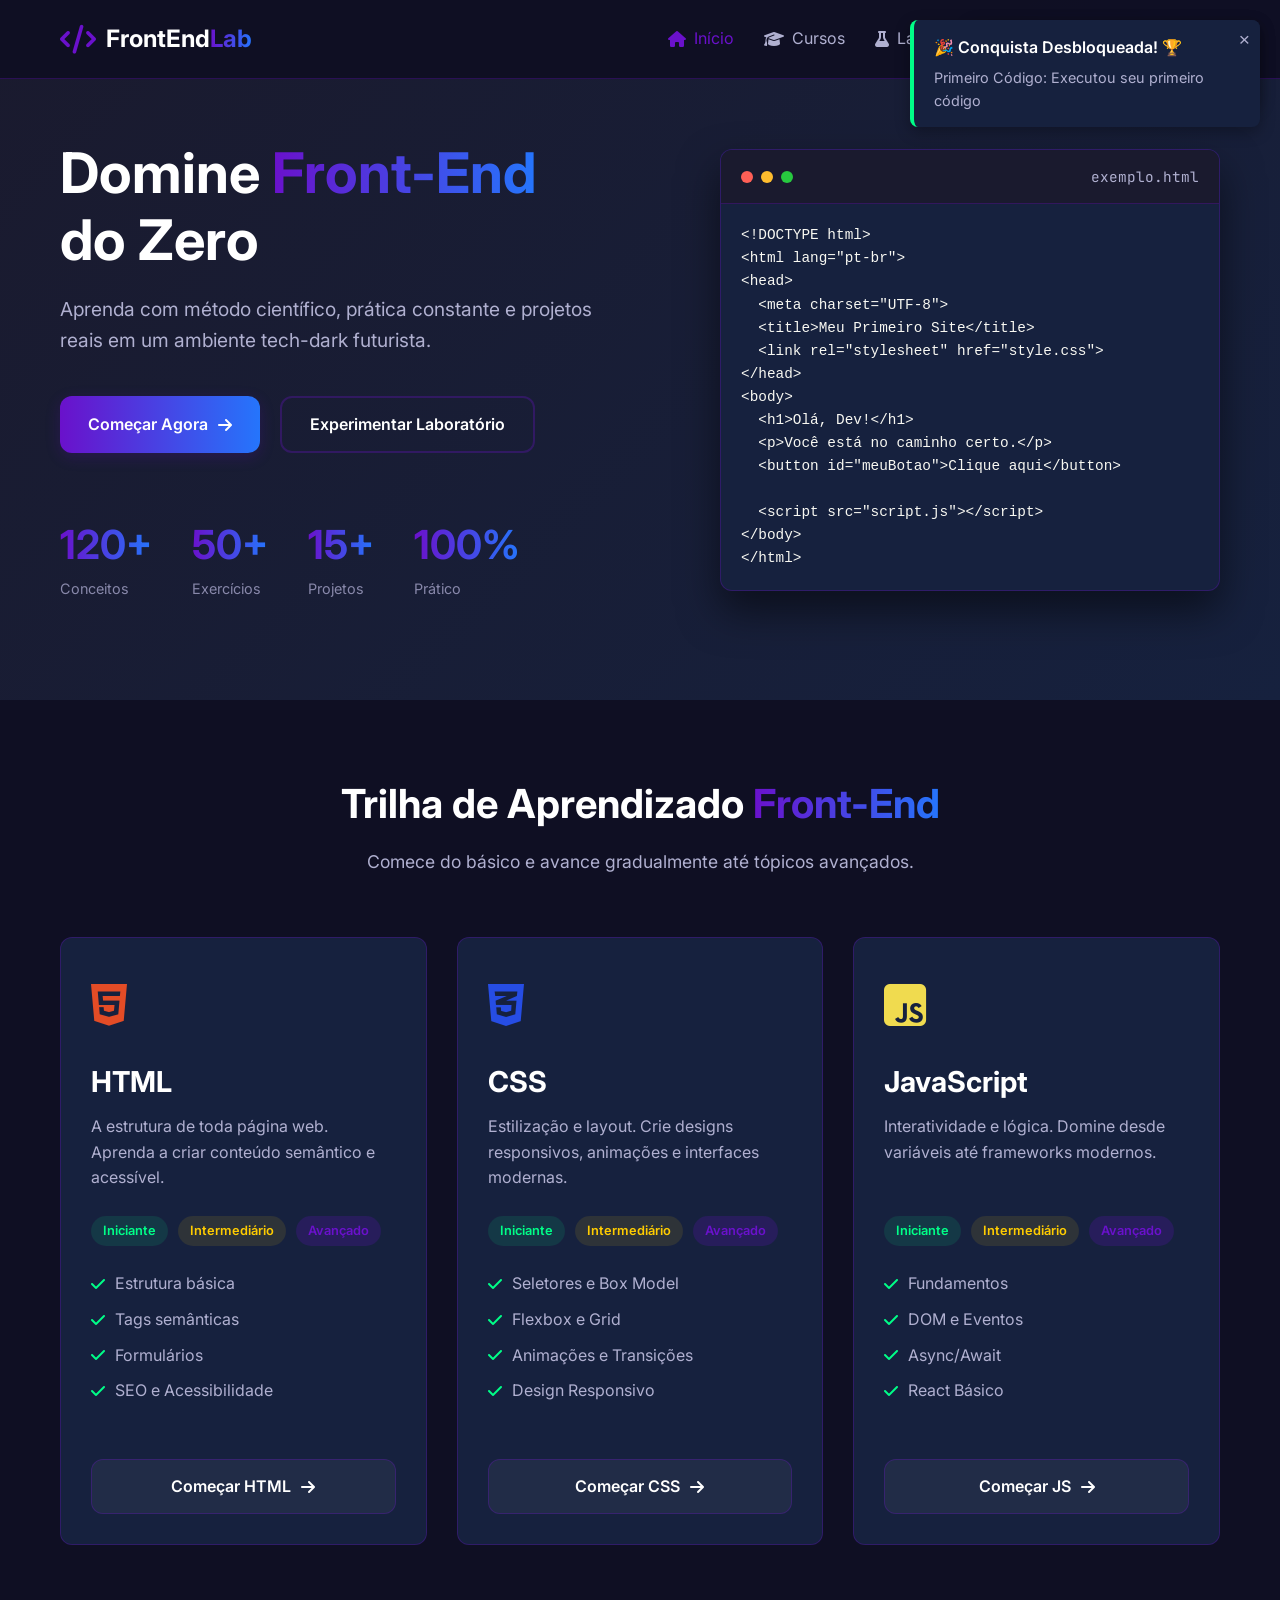
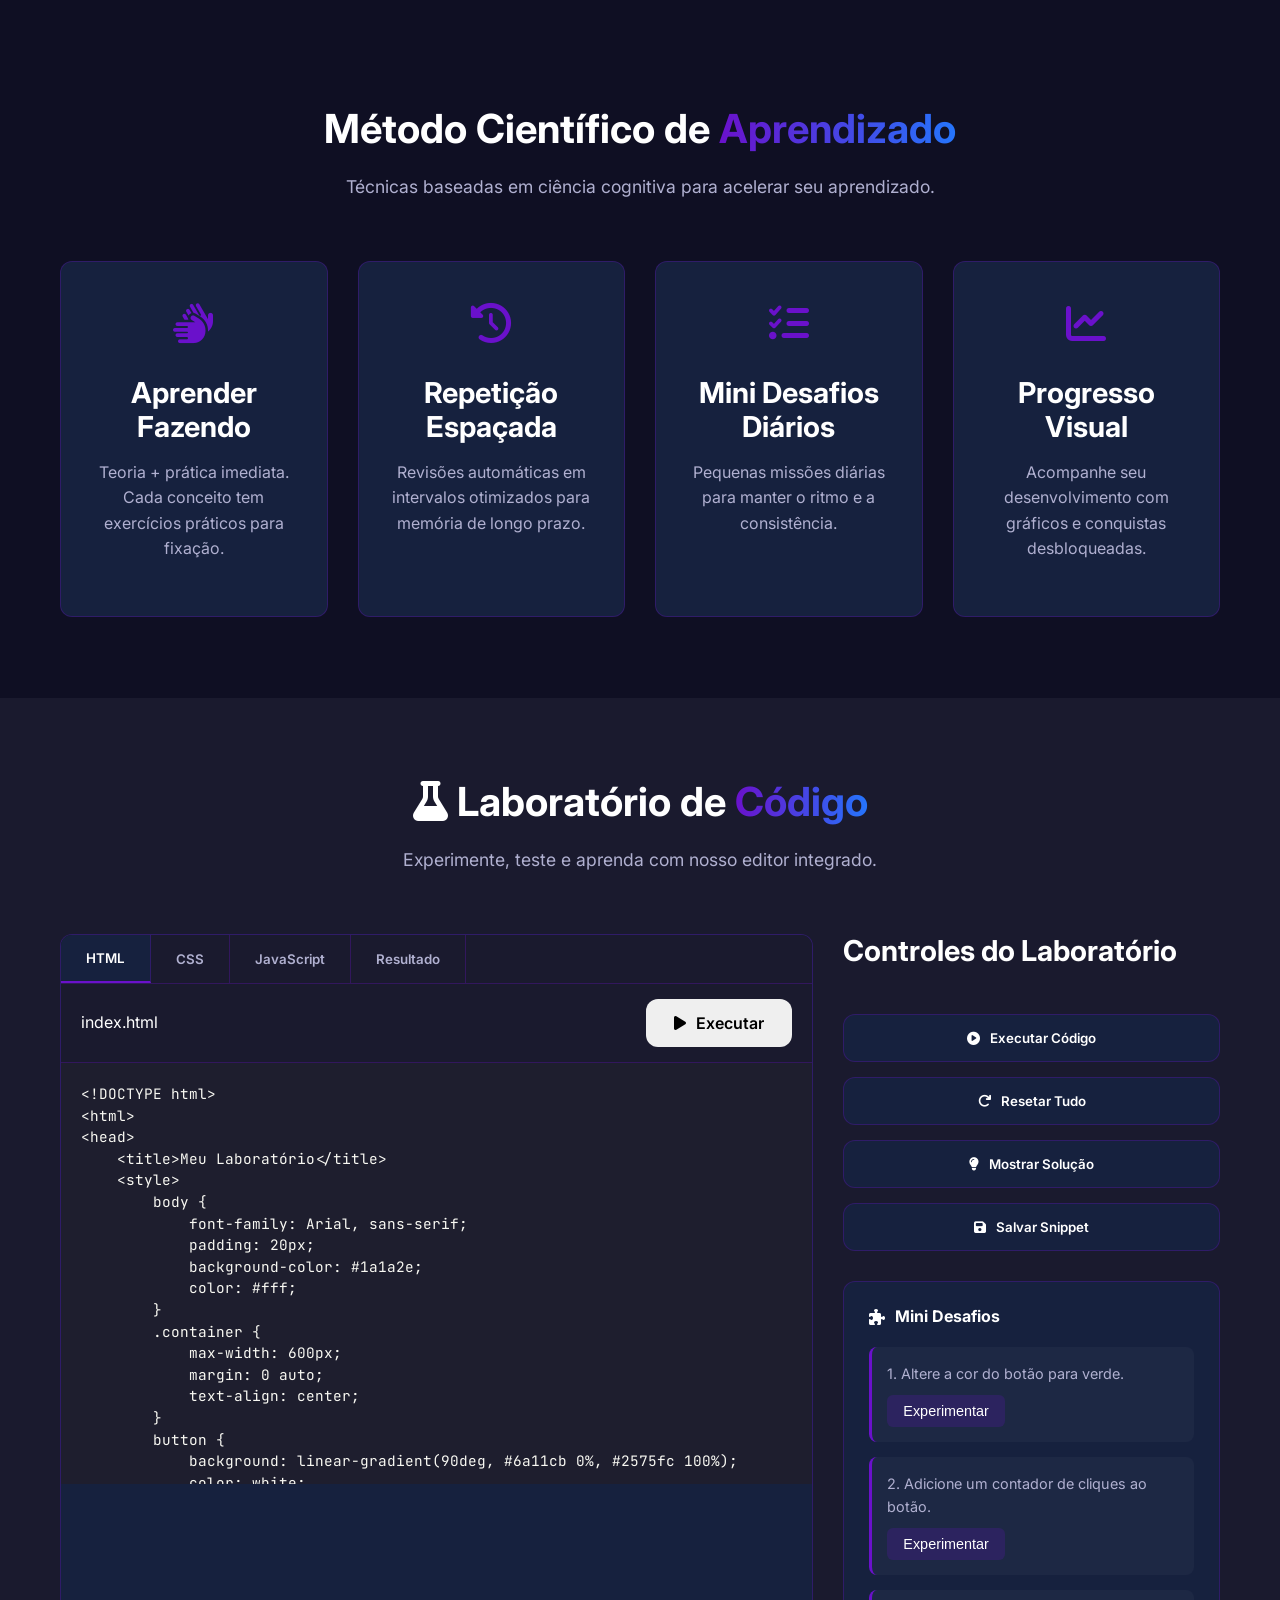
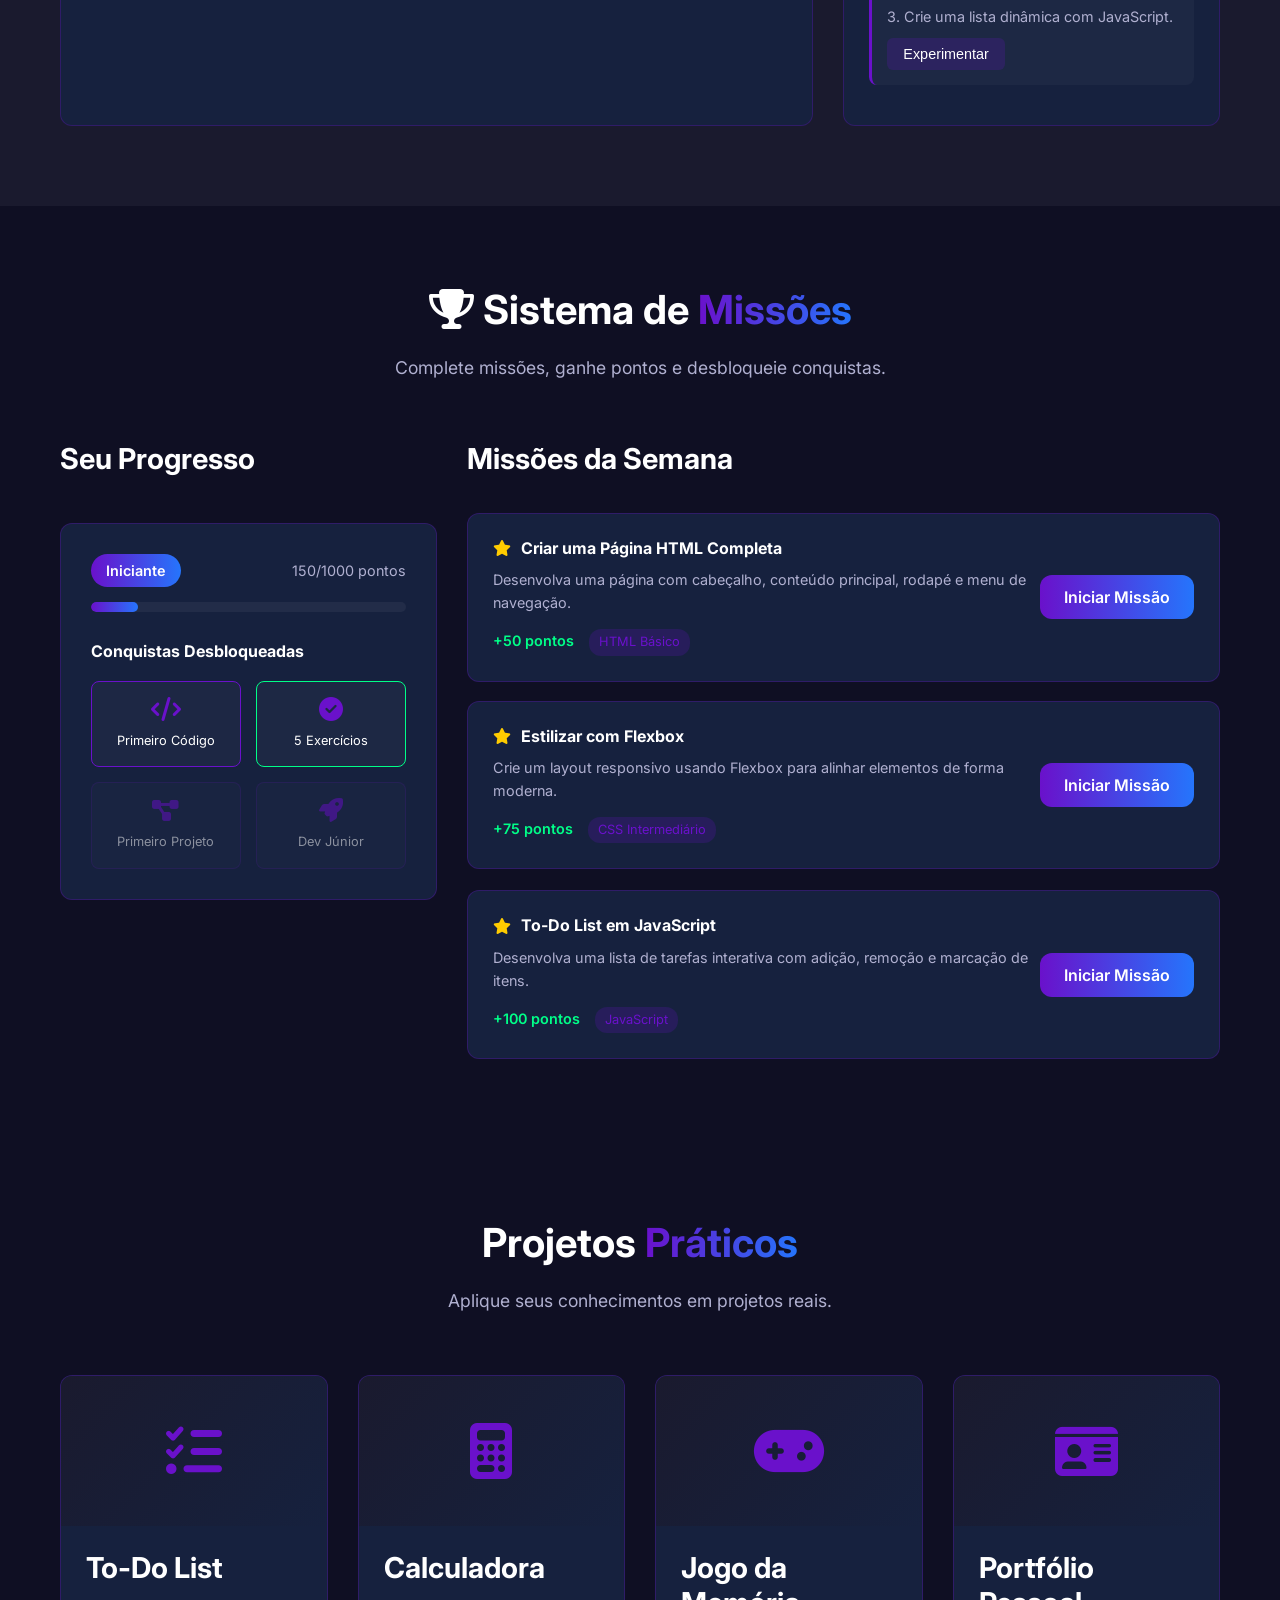
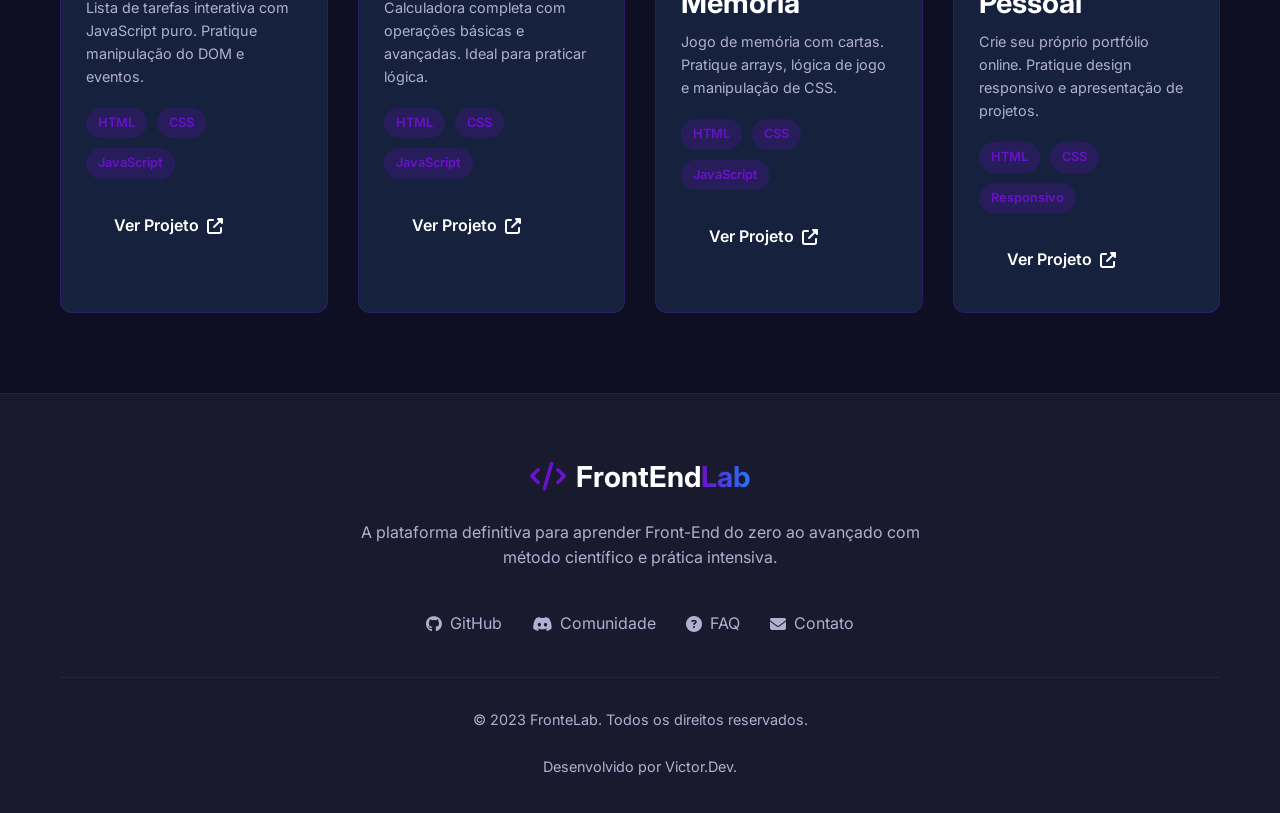
<file: Front_Dev/index.html>
<!DOCTYPE html>
<html lang="pt-br">
  <head>
    <meta charset="UTF-8" />
    <meta name="viewport" content="width=device-width, initial-scale=1.0" />
    <title>FrontEnd Master Path - Aprenda Front-End do Zero</title>
    <link rel="stylesheet" href="style.css" />
    <link rel="preconnect" href="https://fonts.googleapis.com" />
    <link rel="preconnect" href="https://fonts.gstatic.com" crossorigin />
    <link
      href="https://fonts.googleapis.com/css2?family=Inter:wght@300;400;500;600;700;800&family=JetBrains+Mono:wght@300;400;500&display=swap"
      rel="stylesheet"
    />
    <link
      rel="stylesheet"
      href="https://cdnjs.cloudflare.com/ajax/libs/font-awesome/6.4.0/css/all.min.css"
    />
  </head>
  <body>
    <!-- Navegação -->
    <nav class="navbar">
      <div class="container">
        <div class="logo">
          <i class="fas fa-code"></i>
          <span>FrontEnd<span class="logo-accent">Lab</span>
        </div>
        <div class="nav-links">
          <a href="#home" class="nav-link active"
            ><i class="fas fa-home"></i> Início</a
          >
          <a href="#cursos" class="nav-link"
            ><i class="fas fa-graduation-cap"></i> Cursos</a
          >
          <a href="#laboratorio" class="nav-link"
            ><i class="fas fa-flask"></i> Laboratório</a
          >
          <a href="#projetos" class="nav-link"
            ><i class="fas fa-project-diagram"></i> Projetos</a
          >
          <a href="#missoes" class="nav-link"
            ><i class="fas fa-trophy"></i> Missões</a
          >
        </div>
        <button class="menu-toggle">
          <i class="fas fa-bars"></i>
        </button>
      </div>
    </nav>

    <!-- Seção Hero -->
    <section id="home" class="hero">
      <div class="container">
        <div class="hero-content">
          <h1 class="hero-title">
            Domine <span class="text-gradient">Front-End</span> do Zero ao
            Avançado
          </h1>
          <p class="hero-subtitle">
            Aprenda com método científico, prática constante e projetos reais em
            um ambiente tech-dark futurista.
          </p>
          <div class="hero-buttons">
            <a href="#cursos" class="btn-primary"
              >Começar Agora <i class="fas fa-arrow-right"></i
            ></a>
            <a href="#laboratorio" class="btn-secondary"
              >Experimentar Laboratório</a
            >
          </div>
          <div class="hero-stats">
            <div class="stat">
              <span class="stat-number">120+</span>
              <span class="stat-label">Conceitos</span>
            </div>
            <div class="stat">
              <span class="stat-number">50+</span>
              <span class="stat-label">Exercícios</span>
            </div>
            <div class="stat">
              <span class="stat-number">15+</span>
              <span class="stat-label">Projetos</span>
            </div>
            <div class="stat">
              <span class="stat-number">100%</span>
              <span class="stat-label">Prático</span>
            </div>
          </div>
        </div>
        <div class="hero-visual">
          <div class="code-window">
            <div class="code-window-header">
              <div class="window-dots">
                <span class="dot red"></span>
                <span class="dot yellow"></span>
                <span class="dot green"></span>
              </div>
              <span class="code-filename">exemplo.html</span>
            </div>
            <div class="code-content">
              <pre><code class="language-html">&lt;!DOCTYPE html&gt;
&lt;html lang="pt-br"&gt;
&lt;head&gt;
  &lt;meta charset="UTF-8"&gt;
  &lt;title&gt;Meu Primeiro Site&lt;/title&gt;
  &lt;link rel="stylesheet" href="style.css"&gt;
&lt;/head&gt;
&lt;body&gt;
  &lt;h1&gt;Olá, Dev!&lt;/h1&gt;
  &lt;p&gt;Você está no caminho certo.&lt;/p&gt;
  &lt;button id="meuBotao"&gt;Clique aqui&lt;/button&gt;
  
  &lt;script src="script.js"&gt;&lt;/script&gt;
&lt;/body&gt;
&lt;/html&gt;</code></pre>
            </div>
          </div>
        </div>
      </div>
    </section>

    <!-- Seção Cursos -->
    <section id="cursos" class="cursos">
      <div class="container">
        <h2 class="section-title">
          Trilha de Aprendizado <span class="text-gradient">Front-End</span>
        </h2>
        <p class="section-subtitle">
          Comece do básico e avance gradualmente até tópicos avançados.
        </p>

        <div class="trilha">
          <!-- HTML Card -->
          <div class="curso-card html-card">
            <div class="curso-icon">
              <i class="fab fa-html5"></i>
            </div>
            <h3 class="curso-title">HTML</h3>
            <p class="curso-desc">
              A estrutura de toda página web. Aprenda a criar conteúdo semântico
              e acessível.
            </p>
            <div class="curso-niveis">
              <span class="nivel nivel-iniciante">Iniciante</span>
              <span class="nivel nivel-intermediario">Intermediário</span>
              <span class="nivel nivel-avancado">Avançado</span>
            </div>
            <ul class="curso-topicos">
              <li><i class="fas fa-check"></i> Estrutura básica</li>
              <li><i class="fas fa-check"></i> Tags semânticas</li>
              <li><i class="fas fa-check"></i> Formulários</li>
              <li><i class="fas fa-check"></i> SEO e Acessibilidade</li>
            </ul>
            <a href="pages/html-course.html" class="btn-curso"
              >Começar HTML <i class="fas fa-arrow-right"></i
            ></a>
          </div>

          <!-- CSS Card -->
          <div class="curso-card css-card">
            <div class="curso-icon">
              <i class="fab fa-css3-alt"></i>
            </div>
            <h3 class="curso-title">CSS</h3>
            <p class="curso-desc">
              Estilização e layout. Crie designs responsivos, animações e
              interfaces modernas.
            </p>
            <div class="curso-niveis">
              <span class="nivel nivel-iniciante">Iniciante</span>
              <span class="nivel nivel-intermediario">Intermediário</span>
              <span class="nivel nivel-avancado">Avançado</span>
            </div>
            <ul class="curso-topicos">
              <li><i class="fas fa-check"></i> Seletores e Box Model</li>
              <li><i class="fas fa-check"></i> Flexbox e Grid</li>
              <li><i class="fas fa-check"></i> Animações e Transições</li>
              <li><i class="fas fa-check"></i> Design Responsivo</li>
            </ul>
            <a href="pages/css-course.html" class="btn-curso"
              >Começar CSS <i class="fas fa-arrow-right"></i
            ></a>
          </div>

          <!-- JavaScript Card -->
          <div class="curso-card js-card">
            <div class="curso-icon">
              <i class="fab fa-js-square"></i>
            </div>
            <h3 class="curso-title">JavaScript</h3>
            <p class="curso-desc">
              Interatividade e lógica. Domine desde variáveis até frameworks
              modernos.
            </p>
            <div class="curso-niveis">
              <span class="nivel nivel-iniciante">Iniciante</span>
              <span class="nivel nivel-intermediario">Intermediário</span>
              <span class="nivel nivel-avancado">Avançado</span>
            </div>
            <ul class="curso-topicos">
              <li><i class="fas fa-check"></i> Fundamentos</li>
              <li><i class="fas fa-check"></i> DOM e Eventos</li>
              <li><i class="fas fa-check"></i> Async/Await</li>
              <li><i class="fas fa-check"></i> React Básico</li>
            </ul>
            <a href="pages/js-course.html" class="btn-curso"
              >Começar JS <i class="fas fa-arrow-right"></i
            ></a>
          </div>
        </div>
      </div>
    </section>

    <!-- Seção Método de Aprendizado -->
    <section class="metodo">
      <div class="container">
        <h2 class="section-title">
          Método Científico de <span class="text-gradient">Aprendizado</span>
        </h2>
        <p class="section-subtitle">
          Técnicas baseadas em ciência cognitiva para acelerar seu aprendizado.
        </p>

        <div class="metodos-grid">
          <div class="metodo-card">
            <div class="metodo-icon">
              <i class="fas fa-hands"></i>
            </div>
            <h3>Aprender Fazendo</h3>
            <p>
              Teoria + prática imediata. Cada conceito tem exercícios práticos
              para fixação.
            </p>
          </div>

          <div class="metodo-card">
            <div class="metodo-icon">
              <i class="fas fa-history"></i>
            </div>
            <h3>Repetição Espaçada</h3>
            <p>
              Revisões automáticas em intervalos otimizados para memória de
              longo prazo.
            </p>
          </div>

          <div class="metodo-card">
            <div class="metodo-icon">
              <i class="fas fa-tasks"></i>
            </div>
            <h3>Mini Desafios Diários</h3>
            <p>
              Pequenas missões diárias para manter o ritmo e a consistência.
            </p>
          </div>

          <div class="metodo-card">
            <div class="metodo-icon">
              <i class="fas fa-chart-line"></i>
            </div>
            <h3>Progresso Visual</h3>
            <p>
              Acompanhe seu desenvolvimento com gráficos e conquistas
              desbloqueadas.
            </p>
          </div>
        </div>
      </div>
    </section>

    <!-- Seção Laboratório -->
    <section id="laboratorio" class="laboratorio">
      <div class="container">
        <h2 class="section-title">
          <i class="fas fa-flask"></i> Laboratório de
          <span class="text-gradient">Código</span>
        </h2>
        <p class="section-subtitle">
          Experimente, teste e aprenda com nosso editor integrado.
        </p>

        <div class="lab-container">
          <div class="lab-editor">
            <div class="editor-tabs">
              <button class="tab active" data-tab="html">HTML</button>
              <button class="tab" data-tab="css">CSS</button>
              <button class="tab" data-tab="js">JavaScript</button>
              <button class="tab" data-tab="result">Resultado</button>
            </div>

            <div class="editor-content">
              <div class="code-editor active" id="html-editor">
                <div class="editor-header">
                  <span>index.html</span>
                  <button class="btn-run">
                    <i class="fas fa-play"></i> Executar
                  </button>
                </div>
                <textarea
                  id="html-code"
                  class="code-input"
                  placeholder="Digite seu código HTML aqui..."
                >
<!DOCTYPE html>
<html>
<head>
    <title>Meu Laboratório</title>
    <style>
        body {
            font-family: Arial, sans-serif;
            padding: 20px;
            background-color: #1a1a2e;
            color: #fff;
        }
        .container {
            max-width: 600px;
            margin: 0 auto;
            text-align: center;
        }
        button {
            background: linear-gradient(90deg, #6a11cb 0%, #2575fc 100%);
            color: white;
            border: none;
            padding: 12px 24px;
            border-radius: 8px;
            cursor: pointer;
            font-size: 16px;
            margin-top: 20px;
        }
        button:hover {
            transform: translateY(-2px);
            box-shadow: 0 5px 15px rgba(106, 17, 203, 0.4);
        }
    </style>
</head>
<body>
    <div class="container">
        <h1>Olá, Dev!</h1>
        <p>Este é seu laboratório de código.</p>
        <p id="mensagem">Clique no botão para ver a mágica acontecer.</p>
        <button onclick="mudarMensagem()">Clique Aqui</button>
    </div>
    
    <script>
        function mudarMensagem() {
            document.getElementById("mensagem").textContent = "Você acaba de executar JavaScript!";
            document.getElementById("mensagem").style.color = "#00ff88";
        }
    </script>
</body>
</html></textarea
                >
              </div>

              <div class="code-editor" id="css-editor">
                <div class="editor-header">
                  <span>style.css</span>
                  <button class="btn-run">
                    <i class="fas fa-play"></i> Executar
                  </button>
                </div>
                <textarea
                  id="css-code"
                  class="code-input"
                  placeholder="Digite seu código CSS aqui..."
                >
/* Adicione estilos personalizados aqui */
.container {
    padding: 30px;
    border-radius: 12px;
    background: rgba(255, 255, 255, 0.05);
    box-shadow: 0 8px 32px rgba(0, 0, 0, 0.3);
}

h1 {
    background: linear-gradient(90deg, #00dbde, #fc00ff);
    -webkit-background-clip: text;
    -webkit-text-fill-color: transparent;
    font-size: 2.5rem;
}

p {
    line-height: 1.6;
    font-size: 1.1rem;
    color: #b0b0d0;
}</textarea
                >
              </div>

              <div class="code-editor" id="js-editor">
                <div class="editor-header">
                  <span>script.js</span>
                  <button class="btn-run">
                    <i class="fas fa-play"></i> Executar
                  </button>
                </div>
                <textarea
                  id="js-code"
                  class="code-input"
                  placeholder="Digite seu código JavaScript aqui..."
                >
// Adicione sua lógica JavaScript aqui

function mudarMensagem() {
    const mensagem = document.getElementById("mensagem");
    mensagem.textContent = "JavaScript executado com sucesso!";
    mensagem.style.color = "#00ff88";
    mensagem.style.fontSize = "1.3rem";
    mensagem.style.fontWeight = "bold";
    
    // Criar um elemento adicional
    const novoElemento = document.createElement("div");
    novoElemento.innerHTML = "<p>Novo elemento criado dinamicamente!</p>";
    novoElemento.style.marginTop = "20px";
    novoElemento.style.padding = "10px";
    novoElemento.style.backgroundColor = "rgba(0, 255, 136, 0.1)";
    novoElemento.style.borderRadius = "8px";
    
    document.querySelector(".container").appendChild(novoElemento);
}</textarea
                >
              </div>

              <div class="code-editor" id="result-editor">
                <div class="editor-header">
                  <span>Resultado</span>
                  <div>
                    <button class="btn-reset">
                      <i class="fas fa-redo"></i> Resetar
                    </button>
                    <button class="btn-solution">
                      <i class="fas fa-lightbulb"></i> Solução
                    </button>
                  </div>
                </div>
                <div class="result-preview">
                  <iframe id="preview-frame"></iframe>
                </div>
              </div>
            </div>
          </div>

          <div class="lab-controls">
            <h3>Controles do Laboratório</h3>
            <div class="controls-grid">
              <button class="control-btn" id="btn-executar">
                <i class="fas fa-play-circle"></i> Executar Código
              </button>
              <button class="control-btn" id="btn-reset">
                <i class="fas fa-redo"></i> Resetar Tudo
              </button>
              <button class="control-btn" id="btn-solution">
                <i class="fas fa-lightbulb"></i> Mostrar Solução
              </button>
              <button class="control-btn" id="btn-save">
                <i class="fas fa-save"></i> Salvar Snippet
              </button>
            </div>

            <div class="lab-challenges">
              <h4><i class="fas fa-puzzle-piece"></i> Mini Desafios</h4>
              <div class="challenge">
                <p>1. Altere a cor do botão para verde.</p>
                <button class="btn-small">Experimentar</button>
              </div>
              <div class="challenge">
                <p>2. Adicione um contador de cliques ao botão.</p>
                <button class="btn-small">Experimentar</button>
              </div>
              <div class="challenge">
                <p>3. Crie uma lista dinâmica com JavaScript.</p>
                <button class="btn-small">Experimentar</button>
              </div>
            </div>
          </div>
        </div>
      </div>
    </section>

    <!-- Seção Missões -->
    <section id="missoes" class="missoes">
      <div class="container">
        <h2 class="section-title">
          <i class="fas fa-trophy"></i> Sistema de
          <span class="text-gradient">Missões</span>
        </h2>
        <p class="section-subtitle">
          Complete missões, ganhe pontos e desbloqueie conquistas.
        </p>

        <div class="missoes-container">
          <div class="missoes-progresso">
            <h3>Seu Progresso</h3>
            <div class="progresso-card">
              <div class="progresso-info">
                <div class="nivel-atual">
                  <span class="nivel-tag">Iniciante</span>
                  <span class="pontos">150/1000 pontos</span>
                </div>
                <div class="progresso-bar">
                  <div class="progresso-fill" style="width: 15%"></div>
                </div>
              </div>

              <div class="conquistas">
                <h4>Conquistas Desbloqueadas</h4>
                <div class="conquistas-grid">
                  <div class="conquista conquista-desbloqueada">
                    <i class="fas fa-code"></i>
                    <span>Primeiro Código</span>
                  </div>
                  <div class="conquista conquista-desbloqueada">
                    <i class="fas fa-check-circle"></i>
                    <span>5 Exercícios</span>
                  </div>
                  <div class="conquista">
                    <i class="fas fa-project-diagram"></i>
                    <span>Primeiro Projeto</span>
                  </div>
                  <div class="conquista">
                    <i class="fas fa-rocket"></i>
                    <span>Dev Júnior</span>
                  </div>
                </div>
              </div>
            </div>
          </div>

          <div class="missoes-lista">
            <h3>Missões da Semana</h3>
            <div class="missao">
              <div class="missao-info">
                <h4>
                  <i class="fas fa-star"></i> Criar uma Página HTML Completa
                </h4>
                <p>
                  Desenvolva uma página com cabeçalho, conteúdo principal,
                  rodapé e menu de navegação.
                </p>
                <div class="missao-recompensa">
                  <span class="recompensa-pontos">+50 pontos</span>
                  <span class="recompensa-badge">HTML Básico</span>
                </div>
              </div>
              <button class="btn-missao">Iniciar Missão</button>
            </div>

            <div class="missao">
              <div class="missao-info">
                <h4><i class="fas fa-star"></i> Estilizar com Flexbox</h4>
                <p>
                  Crie um layout responsivo usando Flexbox para alinhar
                  elementos de forma moderna.
                </p>
                <div class="missao-recompensa">
                  <span class="recompensa-pontos">+75 pontos</span>
                  <span class="recompensa-badge">CSS Intermediário</span>
                </div>
              </div>
              <button class="btn-missao">Iniciar Missão</button>
            </div>

            <div class="missao">
              <div class="missao-info">
                <h4><i class="fas fa-star"></i> To-Do List em JavaScript</h4>
                <p>
                  Desenvolva uma lista de tarefas interativa com adição, remoção
                  e marcação de itens.
                </p>
                <div class="missao-recompensa">
                  <span class="recompensa-pontos">+100 pontos</span>
                  <span class="recompensa-badge">JavaScript</span>
                </div>
              </div>
              <button class="btn-missao">Iniciar Missão</button>
            </div>
          </div>
        </div>
      </div>
    </section>

    <!-- Seção Projetos -->
    <section id="projetos" class="projetos">
      <div class="container">
        <h2 class="section-title">
          Projetos <span class="text-gradient">Práticos</span>
        </h2>
        <p class="section-subtitle">
          Aplique seus conhecimentos em projetos reais.
        </p>

        <div class="projetos-grid">
          <div class="projeto-card">
            <div class="projeto-img">
              <i class="fas fa-tasks"></i>
            </div>
            <div class="projeto-content">
              <h3>To-Do List</h3>
              <p>
                Lista de tarefas interativa com JavaScript puro. Pratique
                manipulação do DOM e eventos.
              </p>
              <div class="projeto-tags">
                <span class="tag">HTML</span>
                <span class="tag">CSS</span>
                <span class="tag">JavaScript</span>
              </div>
              <a href="#" class="btn-projeto"
                >Ver Projeto <i class="fas fa-external-link-alt"></i
              ></a>
            </div>
          </div>

          <div class="projeto-card">
            <div class="projeto-img">
              <i class="fas fa-calculator"></i>
            </div>
            <div class="projeto-content">
              <h3>Calculadora</h3>
              <p>
                Calculadora completa com operações básicas e avançadas. Ideal
                para praticar lógica.
              </p>
              <div class="projeto-tags">
                <span class="tag">HTML</span>
                <span class="tag">CSS</span>
                <span class="tag">JavaScript</span>
              </div>
              <a href="#" class="btn-projeto"
                >Ver Projeto <i class="fas fa-external-link-alt"></i
              ></a>
            </div>
          </div>

          <div class="projeto-card">
            <div class="projeto-img">
              <i class="fas fa-gamepad"></i>
            </div>
            <div class="projeto-content">
              <h3>Jogo da Memória</h3>
              <p>
                Jogo de memória com cartas. Pratique arrays, lógica de jogo e
                manipulação de CSS.
              </p>
              <div class="projeto-tags">
                <span class="tag">HTML</span>
                <span class="tag">CSS</span>
                <span class="tag">JavaScript</span>
              </div>
              <a href="#" class="btn-projeto"
                >Ver Projeto <i class="fas fa-external-link-alt"></i
              ></a>
            </div>
          </div>

          <div class="projeto-card">
            <div class="projeto-img">
              <i class="fas fa-id-card"></i>
            </div>
            <div class="projeto-content">
              <h3>Portfólio Pessoal</h3>
              <p>
                Crie seu próprio portfólio online. Pratique design responsivo e
                apresentação de projetos.
              </p>
              <div class="projeto-tags">
                <span class="tag">HTML</span>
                <span class="tag">CSS</span>
                <span class="tag">Responsivo</span>
              </div>
              <a href="#" class="btn-projeto"
                >Ver Projeto <i class="fas fa-external-link-alt"></i
              ></a>
            </div>
          </div>
        </div>
      </div>
    </section>

    <!-- Footer -->
    <footer class="footer">
      <div class="container">
        <div class="footer-content">
          <div class="footer-logo">
            <i class="fas fa-code"></i>
            <span>FrontEnd<span class="logo-accent">Lab</span>
          </div>
          <p class="footer-desc">
            A plataforma definitiva para aprender Front-End do zero ao avançado
            com método científico e prática intensiva.
          </p>

          <div class="footer-links">
            <a href="#"><i class="fab fa-github"></i> GitHub</a>
            <a href="#"><i class="fab fa-discord"></i> Comunidade</a>
            <a href="#"><i class="fas fa-question-circle"></i> FAQ</a>
            <a href="#"><i class="fas fa-envelope"></i> Contato</a>
          </div>

          <div class="footer-copyright">
            <p>&copy; 2023 FronteLab. Todos os direitos reservados.</p>
            <p>Desenvolvido por Victor.Dev.</p>
          </div>
        </div>
      </div>
    </footer>

    <script src="script.js"></script>
  </body>
</html>
</file>
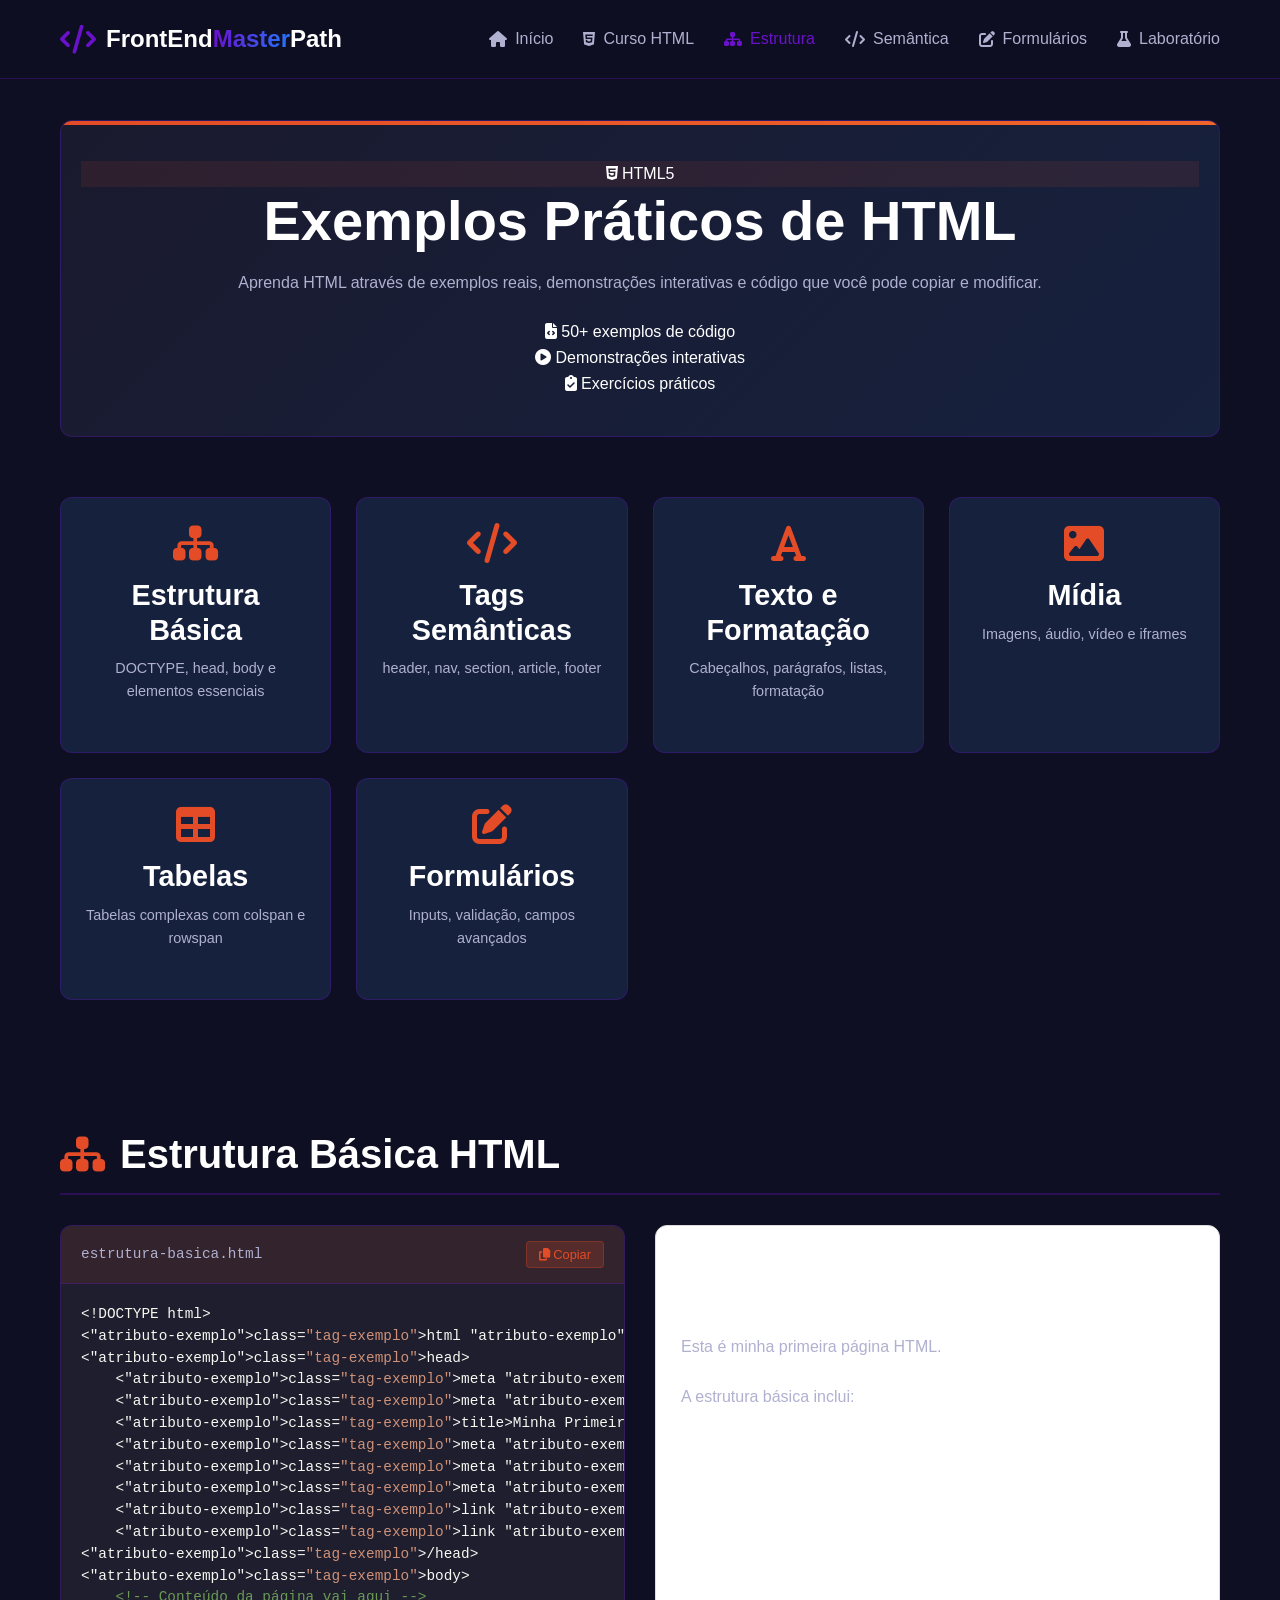
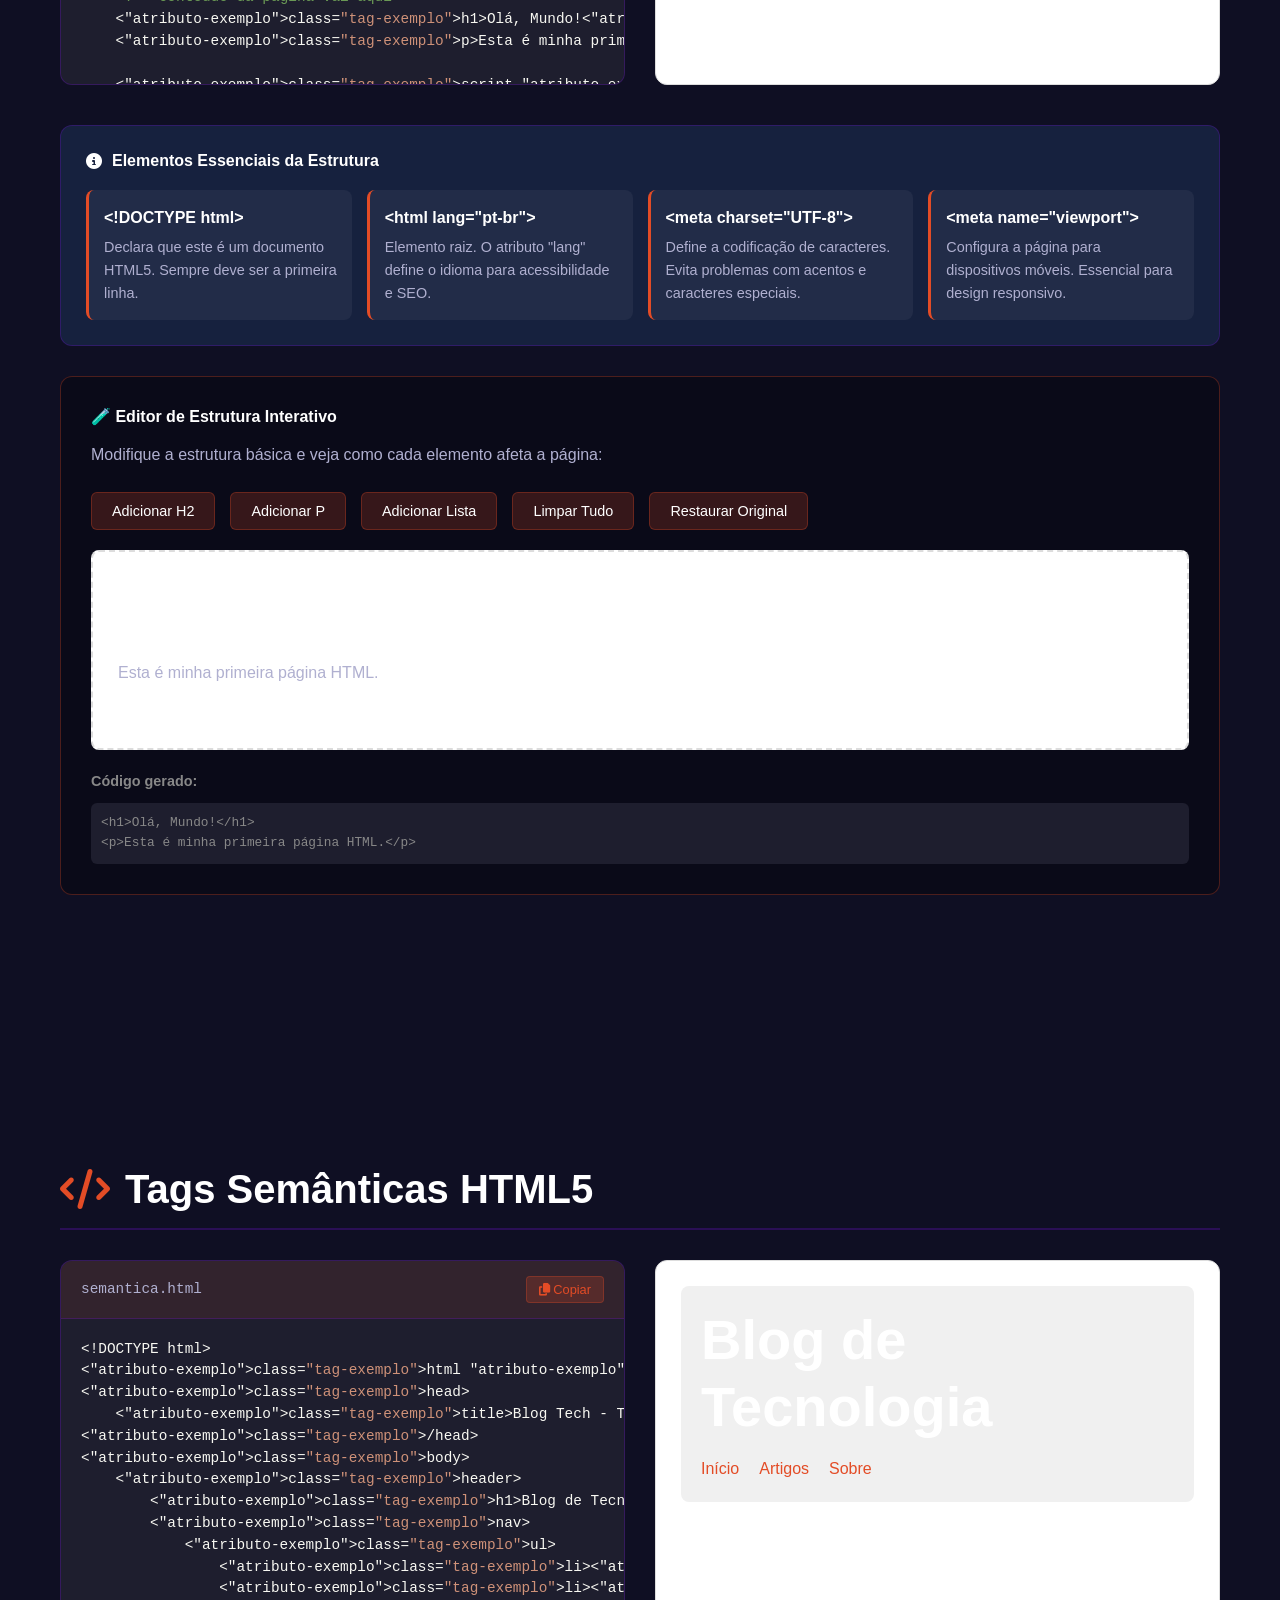
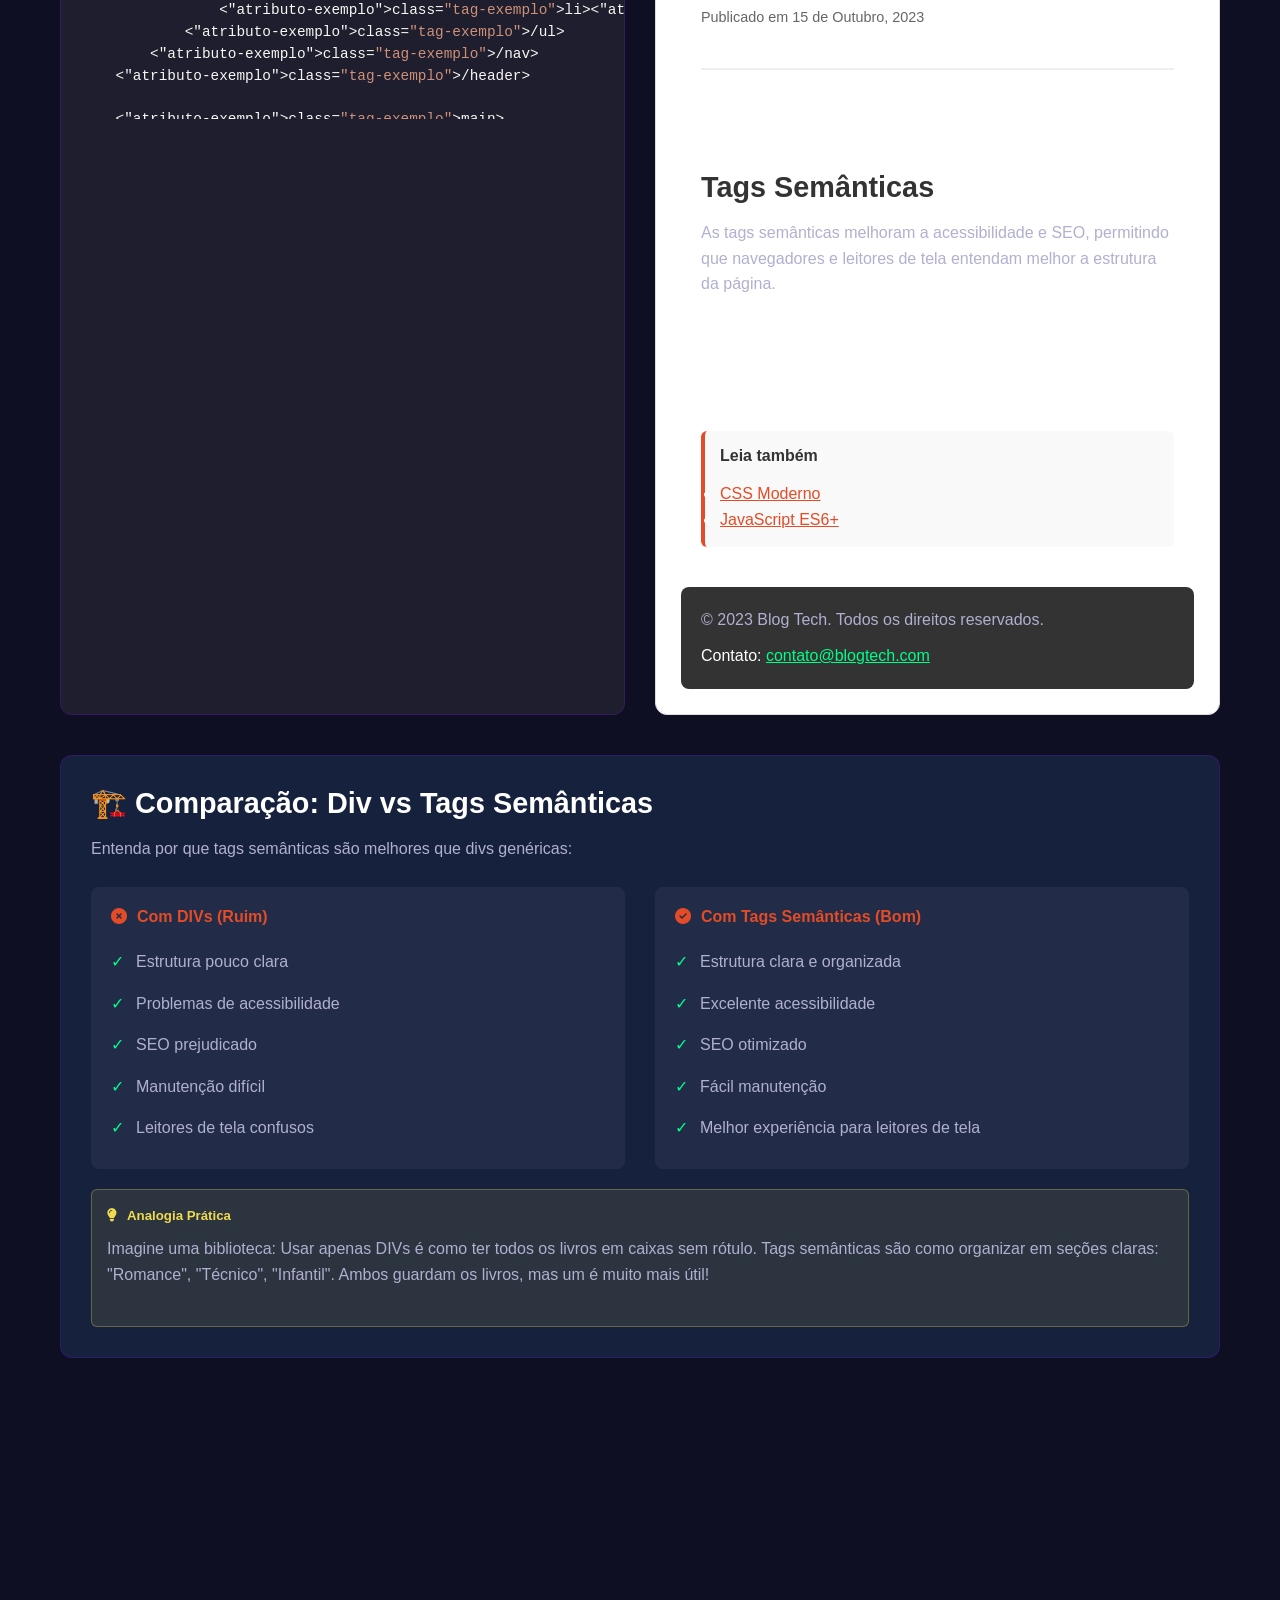
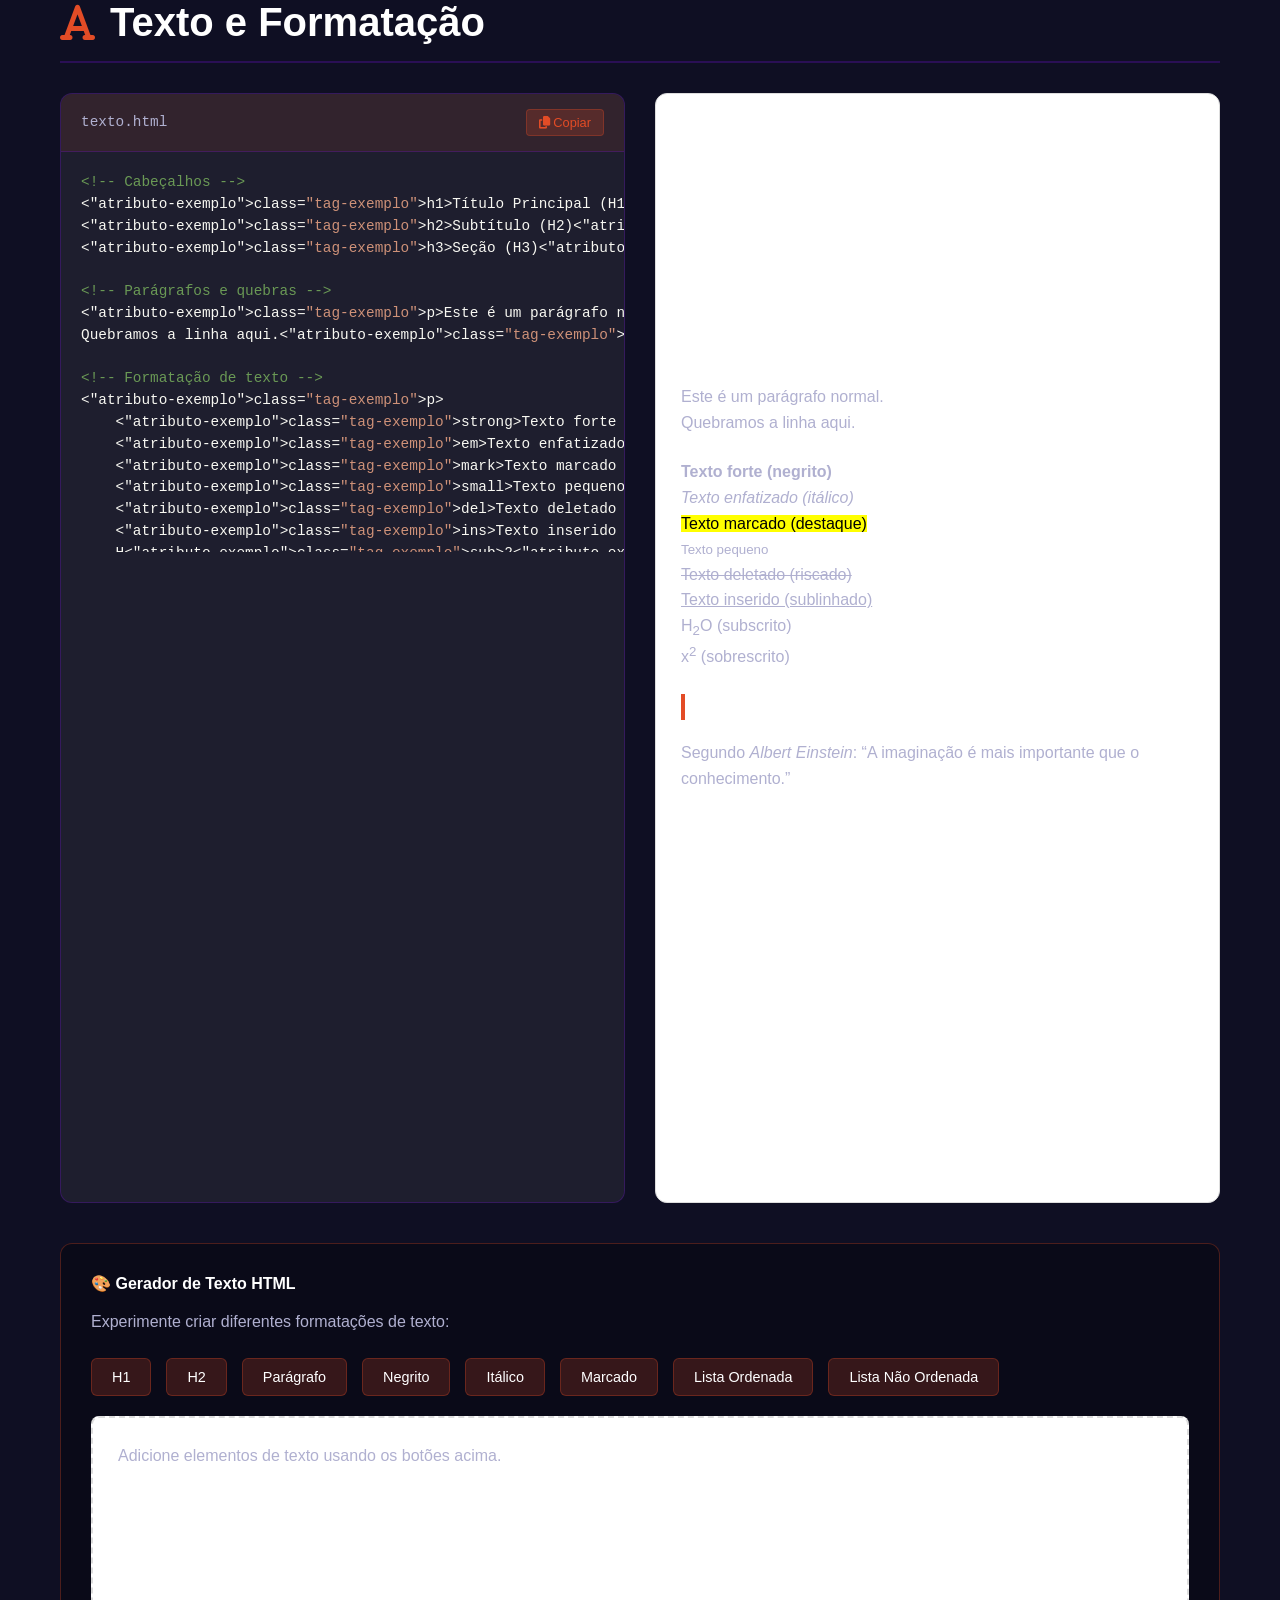
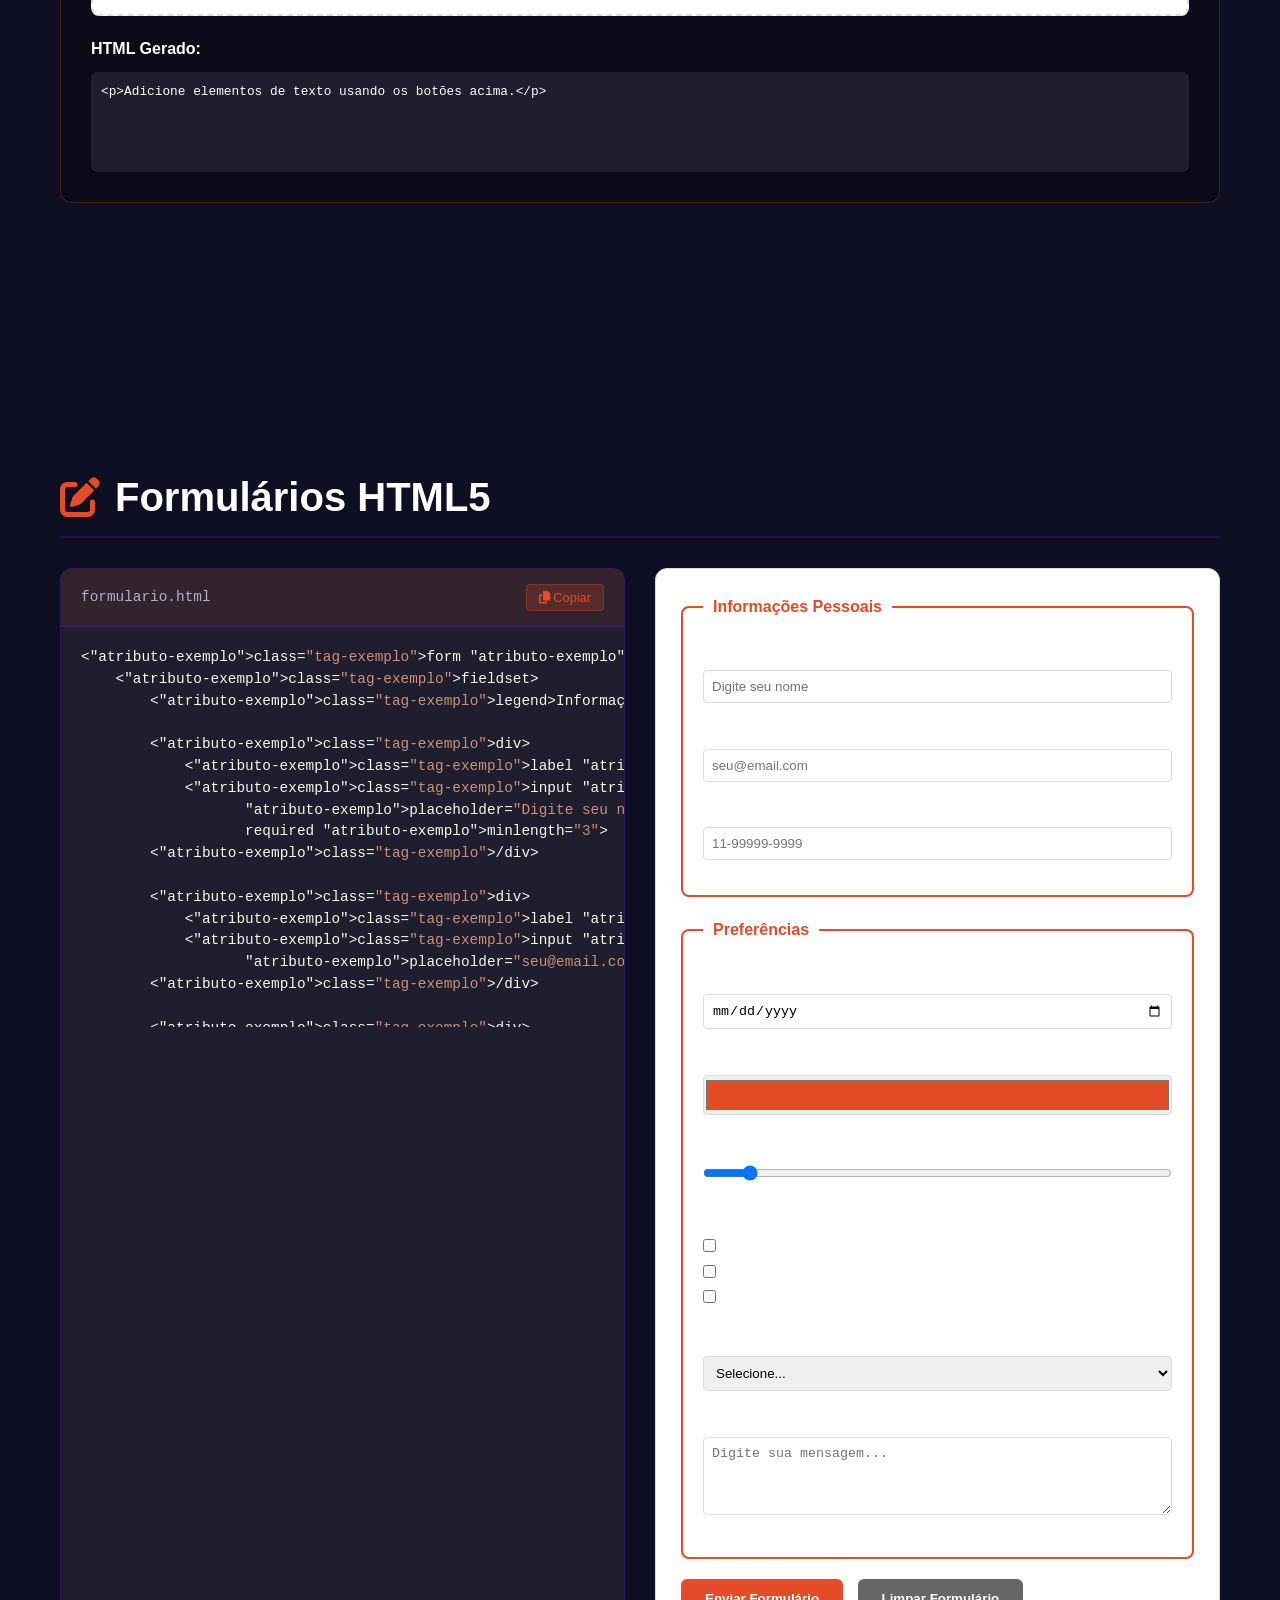
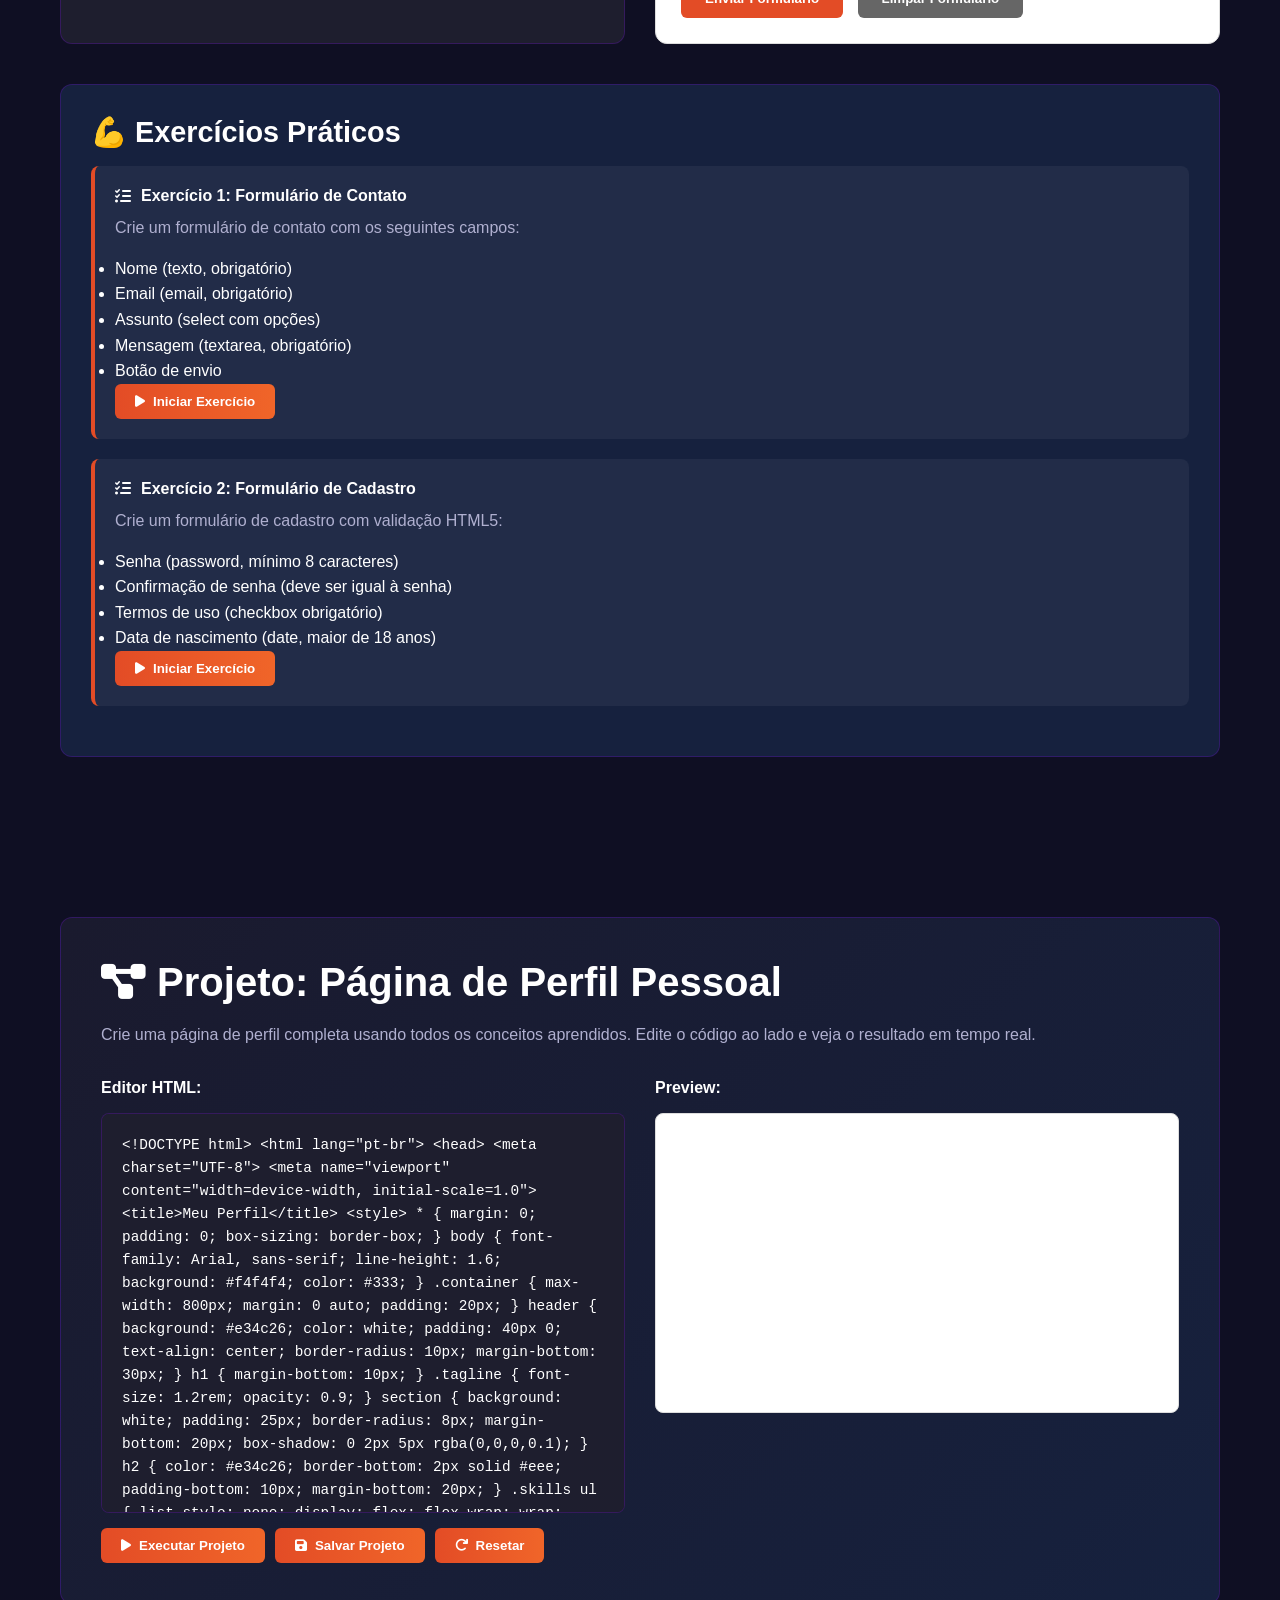
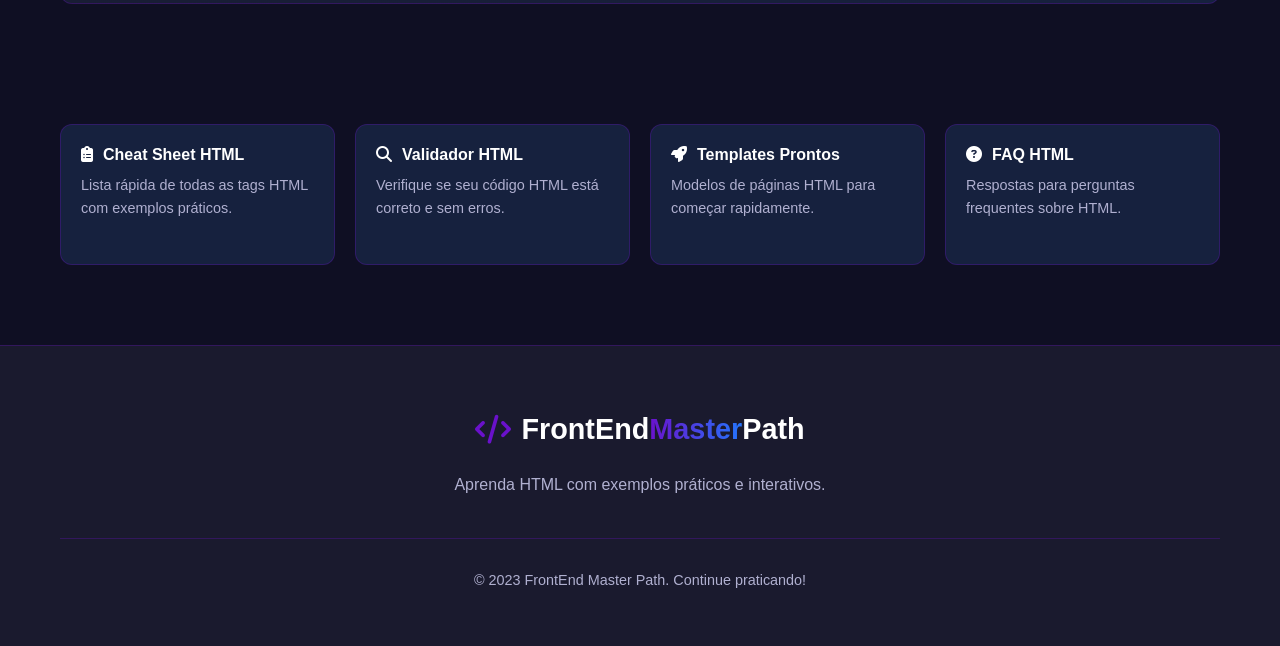
<file: Front_Dev/examples/html.examples.html>
<!DOCTYPE html>
<html lang="pt-br">
  <head>
    <meta charset="UTF-8" />
    <meta name="viewport" content="width=device-width, initial-scale=1.0" />
    <title>Exemplos Práticos de HTML - FrontEnd Master Path</title>
    <link rel="stylesheet" href="../style.css" />
    <link
      rel="stylesheet"
      href="https://cdnjs.cloudflare.com/ajax/libs/font-awesome/6.4.0/css/all.min.css"
    />
    <style>
      /* Estilos específicos para a página de exemplos HTML */
      .exemplos-container {
        padding-top: 120px;
        min-height: 100vh;
        background: var(--bg-primary);
      }

      .exemplos-header {
        text-align: center;
        margin-bottom: 60px;
        padding: 40px 20px;
        background: var(--gradient-dark);
        border-radius: var(--border-radius);
        border: 1px solid var(--border-color);
        position: relative;
        overflow: hidden;
      }

      .exemplos-header::before {
        content: "";
        position: absolute;
        top: 0;
        left: 0;
        right: 0;
        height: 4px;
        background: linear-gradient(90deg, #e34c26, #f06529);
      }

      .categorias-grid {
        display: grid;
        grid-template-columns: repeat(auto-fit, minmax(250px, 1fr));
        gap: 25px;
        margin-bottom: 50px;
      }

      .categoria-card {
        background: var(--bg-card);
        border-radius: var(--border-radius);
        padding: 25px;
        border: 1px solid var(--border-color);
        transition: var(--transition);
        cursor: pointer;
        text-align: center;
      }

      .categoria-card:hover {
        transform: translateY(-5px);
        border-color: #e34c26;
        box-shadow: 0 10px 25px rgba(0, 0, 0, 0.2);
      }

      .categoria-card i {
        font-size: 2.5rem;
        color: #e34c26;
        margin-bottom: 15px;
      }

      .categoria-card h3 {
        margin-bottom: 10px;
        color: var(--text-primary);
      }

      .categoria-card p {
        color: var(--text-secondary);
        font-size: 0.9rem;
      }

      .exemplo-section {
        margin-bottom: 80px;
        scroll-margin-top: 100px;
      }

      .exemplo-titulo {
        display: flex;
        align-items: center;
        gap: 15px;
        margin-bottom: 30px;
        padding-bottom: 15px;
        border-bottom: 2px solid var(--border-color);
      }

      .exemplo-titulo i {
        color: #e34c26;
      }

      .exemplo-grid {
        display: grid;
        grid-template-columns: 1fr 1fr;
        gap: 30px;
        margin-bottom: 40px;
      }

      @media (max-width: 992px) {
        .exemplo-grid {
          grid-template-columns: 1fr;
        }
      }

      .exemplo-codigo {
        background: #1e1e2e;
        border-radius: var(--border-radius);
        overflow: hidden;
        border: 1px solid var(--border-color);
      }

      .exemplo-codigo-header {
        background: rgba(227, 76, 38, 0.1);
        padding: 15px 20px;
        border-bottom: 1px solid var(--border-color);
        display: flex;
        justify-content: space-between;
        align-items: center;
      }

      .exemplo-codigo-header span {
        color: var(--text-secondary);
        font-family: "JetBrains Mono", monospace;
        font-size: 0.9rem;
      }

      .btn-copiar {
        background: rgba(227, 76, 38, 0.2);
        color: #e34c26;
        border: 1px solid rgba(227, 76, 38, 0.3);
        padding: 5px 12px;
        border-radius: 4px;
        font-size: 0.8rem;
        cursor: pointer;
        transition: var(--transition);
      }

      .btn-copiar:hover {
        background: rgba(227, 76, 38, 0.3);
      }

      .exemplo-codigo pre {
        margin: 0;
        padding: 20px;
        overflow-x: auto;
        max-height: 400px;
      }

      .exemplo-codigo code {
        color: #f8f8f2;
        font-family: "JetBrains Mono", monospace;
        font-size: 0.9rem;
        line-height: 1.5;
      }

      .exemplo-visualizacao {
        background: white;
        border-radius: var(--border-radius);
        padding: 25px;
        border: 1px solid #ddd;
        min-height: 300px;
        overflow: auto;
      }

      .exemplo-descricao {
        background: var(--bg-card);
        border-radius: var(--border-radius);
        padding: 25px;
        border: 1px solid var(--border-color);
        margin-top: 20px;
      }

      .exemplo-descricao h4 {
        display: flex;
        align-items: center;
        gap: 10px;
        margin-bottom: 15px;
        color: var(--text-primary);
      }

      .pontos-chave {
        display: grid;
        grid-template-columns: repeat(auto-fit, minmax(200px, 1fr));
        gap: 15px;
        margin-top: 20px;
      }

      .ponto-chave {
        background: rgba(255, 255, 255, 0.05);
        border-radius: 8px;
        padding: 15px;
        border-left: 3px solid #e34c26;
      }

      .ponto-chave strong {
        display: block;
        margin-bottom: 5px;
        color: var(--text-primary);
      }

      .ponto-chave p {
        color: var(--text-secondary);
        font-size: 0.9rem;
        margin: 0;
      }

      .comparacao-container {
        background: var(--bg-card);
        border-radius: var(--border-radius);
        padding: 30px;
        border: 1px solid var(--border-color);
        margin-top: 40px;
      }

      .comparacao-grid {
        display: grid;
        grid-template-columns: repeat(auto-fit, minmax(300px, 1fr));
        gap: 30px;
        margin-top: 25px;
      }

      .comparacao-item {
        background: rgba(255, 255, 255, 0.05);
        border-radius: 8px;
        padding: 20px;
      }

      .comparacao-item h4 {
        color: #e34c26;
        margin-bottom: 15px;
        display: flex;
        align-items: center;
        gap: 10px;
      }

      .comparacao-item ul {
        list-style: none;
        padding-left: 0;
        margin: 0;
      }

      .comparacao-item li {
        padding: 8px 0;
        padding-left: 25px;
        position: relative;
        color: var(--text-secondary);
      }

      .comparacao-item li:before {
        content: "✓";
        position: absolute;
        left: 0;
        color: #00ff88;
      }

      .demonstracao-interativa {
        background: rgba(0, 0, 0, 0.3);
        border-radius: var(--border-radius);
        padding: 30px;
        margin: 30px 0;
        border: 1px solid rgba(227, 76, 38, 0.3);
      }

      .controles-demo {
        display: flex;
        flex-wrap: wrap;
        gap: 15px;
        margin-bottom: 20px;
      }

      .btn-demo {
        background: rgba(227, 76, 38, 0.2);
        border: 1px solid rgba(227, 76, 38, 0.3);
        color: var(--text-primary);
        padding: 10px 20px;
        border-radius: 6px;
        cursor: pointer;
        transition: var(--transition);
        font-size: 0.9rem;
      }

      .btn-demo:hover {
        background: rgba(227, 76, 38, 0.3);
      }

      .btn-demo.ativo {
        background: #e34c26;
        color: white;
      }

      .area-demo {
        background: white;
        border-radius: 8px;
        padding: 25px;
        min-height: 200px;
        border: 2px dashed #ddd;
      }

      .projeto-completo {
        background: var(--gradient-dark);
        border-radius: var(--border-radius);
        padding: 40px;
        margin-top: 60px;
        border: 1px solid var(--border-color);
      }

      .projeto-codigo {
        display: grid;
        grid-template-columns: 1fr 1fr;
        gap: 30px;
        margin-top: 30px;
      }

      @media (max-width: 768px) {
        .projeto-codigo {
          grid-template-columns: 1fr;
        }
      }

      .editor-interativo {
        background: #1e1e2e;
        border-radius: 8px;
        padding: 20px;
        font-family: "JetBrains Mono", monospace;
        font-size: 0.9rem;
        min-height: 300px;
        max-height: 400px;
        overflow: auto;
        border: 1px solid var(--border-color);
      }

      .editor-interativo:focus {
        outline: 2px solid #e34c26;
      }

      .preview-container {
        background: white;
        border-radius: 8px;
        padding: 20px;
        border: 1px solid #ddd;
        min-height: 300px;
        overflow: auto;
      }

      .controles-editor {
        display: flex;
        gap: 10px;
        margin-top: 15px;
        flex-wrap: wrap;
      }

      .btn-editor {
        background: linear-gradient(90deg, #e34c26, #f06529);
        color: white;
        border: none;
        padding: 10px 20px;
        border-radius: 6px;
        cursor: pointer;
        font-weight: 600;
        display: flex;
        align-items: center;
        gap: 8px;
      }

      .btn-editor:hover {
        transform: translateY(-2px);
        box-shadow: 0 5px 15px rgba(227, 76, 38, 0.3);
      }

      .exercicios-praticos {
        background: var(--bg-card);
        border-radius: var(--border-radius);
        padding: 30px;
        margin-top: 40px;
        border: 1px solid var(--border-color);
      }

      .exercicio {
        background: rgba(255, 255, 255, 0.05);
        border-radius: 8px;
        padding: 20px;
        margin-bottom: 20px;
        border-left: 4px solid #e34c26;
      }

      .exercicio h4 {
        display: flex;
        align-items: center;
        gap: 10px;
        margin-bottom: 10px;
        color: var(--text-primary);
      }

      .exercicio p {
        color: var(--text-secondary);
        margin-bottom: 15px;
      }

      .dica {
        background: rgba(240, 219, 79, 0.1);
        border: 1px solid rgba(240, 219, 79, 0.3);
        border-radius: 6px;
        padding: 15px;
        margin-top: 20px;
      }

      .dica h5 {
        display: flex;
        align-items: center;
        gap: 10px;
        color: #f0db4f;
        margin-bottom: 10px;
      }

      .recursos-rapidos {
        display: grid;
        grid-template-columns: repeat(auto-fit, minmax(200px, 1fr));
        gap: 20px;
        margin-top: 40px;
      }

      .recurso-rapido {
        background: var(--bg-card);
        border-radius: var(--border-radius);
        padding: 20px;
        border: 1px solid var(--border-color);
        transition: var(--transition);
      }

      .recurso-rapido:hover {
        border-color: #e34c26;
        transform: translateY(-3px);
      }

      .recurso-rapido h4 {
        display: flex;
        align-items: center;
        gap: 10px;
        margin-bottom: 10px;
        color: var(--text-primary);
      }

      .recurso-rapido p {
        color: var(--text-secondary);
        font-size: 0.9rem;
      }

      /* Estilos específicos para exemplos HTML */
      .tag-exemplo {
        color: #e34c26;
      }

      .atributo-exemplo {
        color: #9cdcfe;
      }

      .valor-exemplo {
        color: #ce9178;
      }

      .comentario-exemplo {
        color: #6a9955;
      }

      /* Animações */
      @keyframes highlight {
        0% {
          background-color: rgba(227, 76, 38, 0.1);
        }
        100% {
          background-color: transparent;
        }
      }

      .highlight {
        animation: highlight 2s ease;
      }

      @keyframes slideIn {
        from {
          opacity: 0;
          transform: translateY(20px);
        }
        to {
          opacity: 1;
          transform: translateY(0);
        }
      }

      .animate-in {
        animation: slideIn 0.6s ease forwards;
      }
    </style>
  </head>
  <body>
    <nav class="navbar">
      <div class="container">
        <div class="logo">
          <i class="fas fa-code"></i>
          <span>FrontEnd<span class="logo-accent">Master</span>Path</span>
        </div>
        <div class="nav-links">
          <a href="../index.html" class="nav-link"
            ><i class="fas fa-home"></i> Início</a
          >
          <a href="../pages/html-course.html" class="nav-link"
            ><i class="fab fa-html5"></i> Curso HTML</a
          >
          <a href="#estrutura" class="nav-link active"
            ><i class="fas fa-sitemap"></i> Estrutura</a
          >
          <a href="#semantica" class="nav-link"
            ><i class="fas fa-code"></i> Semântica</a
          >
          <a href="#formularios" class="nav-link"
            ><i class="fas fa-edit"></i> Formulários</a
          >
          <a href="../index.html#laboratorio" class="nav-link"
            ><i class="fas fa-flask"></i> Laboratório</a
          >
        </div>
        <button class="menu-toggle">
          <i class="fas fa-bars"></i>
        </button>
      </div>
    </nav>

    <main class="exemplos-container">
      <div class="container">
        <!-- Cabeçalho -->
        <header class="exemplos-header">
          <div
            class="curso-badge"
            style="
              background: rgba(227, 76, 38, 0.1);
              border-color: rgba(227, 76, 38, 0.3);
            "
          >
            <i class="fab fa-html5"></i>
            <span>HTML5</span>
          </div>
          <h1>Exemplos Práticos de HTML</h1>
          <p class="curso-descricao">
            Aprenda HTML através de exemplos reais, demonstrações interativas e
            código que você pode copiar e modificar.
          </p>

          <div class="curso-metadata">
            <div class="meta-item">
              <i class="fas fa-file-code"></i>
              <span>50+ exemplos de código</span>
            </div>
            <div class="meta-item">
              <i class="fas fa-play-circle"></i>
              <span>Demonstrações interativas</span>
            </div>
            <div class="meta-item">
              <i class="fas fa-clipboard-check"></i>
              <span>Exercícios práticos</span>
            </div>
          </div>
        </header>

        <!-- Categorias Rápidas -->
        <div class="categorias-grid">
          <div class="categoria-card" onclick="scrollToSection('estrutura')">
            <i class="fas fa-sitemap"></i>
            <h3>Estrutura Básica</h3>
            <p>DOCTYPE, head, body e elementos essenciais</p>
          </div>

          <div class="categoria-card" onclick="scrollToSection('semantica')">
            <i class="fas fa-code"></i>
            <h3>Tags Semânticas</h3>
            <p>header, nav, section, article, footer</p>
          </div>

          <div class="categoria-card" onclick="scrollToSection('texto')">
            <i class="fas fa-font"></i>
            <h3>Texto e Formatação</h3>
            <p>Cabeçalhos, parágrafos, listas, formatação</p>
          </div>

          <div class="categoria-card" onclick="scrollToSection('midia')">
            <i class="fas fa-image"></i>
            <h3>Mídia</h3>
            <p>Imagens, áudio, vídeo e iframes</p>
          </div>

          <div class="categoria-card" onclick="scrollToSection('tabelas')">
            <i class="fas fa-table"></i>
            <h3>Tabelas</h3>
            <p>Tabelas complexas com colspan e rowspan</p>
          </div>

          <div class="categoria-card" onclick="scrollToSection('formularios')">
            <i class="fas fa-edit"></i>
            <h3>Formulários</h3>
            <p>Inputs, validação, campos avançados</p>
          </div>
        </div>

        <!-- Exemplo: Estrutura Básica -->
        <section id="estrutura" class="exemplo-section">
          <h2 class="exemplo-titulo">
            <i class="fas fa-sitemap"></i> Estrutura Básica HTML
          </h2>

          <div class="exemplo-grid">
            <div class="exemplo-codigo">
              <div class="exemplo-codigo-header">
                <span>estrutura-basica.html</span>
                <button
                  class="btn-copiar"
                  onclick="copiarCodigo('codigo-estrutura')"
                >
                  <i class="fas fa-copy"></i> Copiar
                </button>
              </div>
              <pre><code id="codigo-estrutura">&lt;!DOCTYPE html&gt;
&lt;html lang="pt-br"&gt;
&lt;head&gt;
    &lt;meta charset="UTF-8"&gt;
    &lt;meta name="viewport" content="width=device-width, initial-scale=1.0"&gt;
    &lt;title&gt;Minha Primeira Página&lt;/title&gt;
    &lt;meta name="description" content="Uma página web de exemplo"&gt;
    &lt;meta name="keywords" content="HTML, exemplo, aprendizado"&gt;
    &lt;meta name="author" content="Seu Nome"&gt;
    &lt;link rel="stylesheet" href="style.css"&gt;
    &lt;link rel="icon" href="favicon.ico" type="image/x-icon"&gt;
&lt;/head&gt;
&lt;body&gt;
    &lt;!-- Conteúdo da página vai aqui --&gt;
    &lt;h1&gt;Olá, Mundo!&lt;/h1&gt;
    &lt;p&gt;Esta é minha primeira página HTML.&lt;/p&gt;
    
    &lt;script src="script.js"&gt;&lt;/script&gt;
&lt;/body&gt;
&lt;/html&gt;</code></pre>
            </div>

            <div class="exemplo-visualizacao">
              <h1>Olá, Mundo!</h1>
              <p>Esta é minha primeira página HTML.</p>
              <p>A estrutura básica inclui:</p>
              <ul>
                <li><strong>DOCTYPE</strong>: Define a versão do HTML</li>
                <li><strong>html</strong>: Elemento raiz</li>
                <li><strong>head</strong>: Metadados e recursos</li>
                <li><strong>body</strong>: Conteúdo visível</li>
              </ul>
            </div>
          </div>

          <div class="exemplo-descricao">
            <h4>
              <i class="fas fa-info-circle"></i> Elementos Essenciais da
              Estrutura
            </h4>

            <div class="pontos-chave">
              <div class="ponto-chave">
                <strong>&lt;!DOCTYPE html&gt;</strong>
                <p>
                  Declara que este é um documento HTML5. Sempre deve ser a
                  primeira linha.
                </p>
              </div>

              <div class="ponto-chave">
                <strong>&lt;html lang="pt-br"&gt;</strong>
                <p>
                  Elemento raiz. O atributo "lang" define o idioma para
                  acessibilidade e SEO.
                </p>
              </div>

              <div class="ponto-chave">
                <strong>&lt;meta charset="UTF-8"&gt;</strong>
                <p>
                  Define a codificação de caracteres. Evita problemas com
                  acentos e caracteres especiais.
                </p>
              </div>

              <div class="ponto-chave">
                <strong>&lt;meta name="viewport"&gt;</strong>
                <p>
                  Configura a página para dispositivos móveis. Essencial para
                  design responsivo.
                </p>
              </div>
            </div>
          </div>

          <div class="demonstracao-interativa">
            <h4>🧪 Editor de Estrutura Interativo</h4>
            <p>
              Modifique a estrutura básica e veja como cada elemento afeta a
              página:
            </p>

            <div class="controles-demo">
              <button
                class="btn-demo"
                onclick="adicionarElemento('h2', 'Novo Subtítulo')"
              >
                Adicionar H2
              </button>
              <button
                class="btn-demo"
                onclick="adicionarElemento('p', 'Novo parágrafo de texto')"
              >
                Adicionar P
              </button>
              <button
                class="btn-demo"
                onclick="adicionarElemento('ul', '<li>Item 1</li><li>Item 2</li>')"
              >
                Adicionar Lista
              </button>
              <button class="btn-demo" onclick="limparEstrutura()">
                Limpar Tudo
              </button>
              <button class="btn-demo" onclick="restaurarEstrutura()">
                Restaurar Original
              </button>
            </div>

            <div class="area-demo" id="estrutura-demo">
              <h1>Olá, Mundo!</h1>
              <p>Esta é minha primeira página HTML.</p>
            </div>

            <div style="margin-top: 20px; font-size: 0.9rem; color: #888">
              <strong>Código gerado:</strong>
              <pre
                style="
                  background: #1e1e2e;
                  padding: 10px;
                  border-radius: 6px;
                  margin-top: 10px;
                  font-size: 0.8rem;
                  overflow-x: auto;
                "
                id="codigo-gerado"
              >
&lt;h1&gt;Olá, Mundo!&lt;/h1&gt;
&lt;p&gt;Esta é minha primeira página HTML.&lt;/p&gt;</pre
              >
            </div>
          </div>
        </section>

        <!-- Exemplo: Tags Semânticas -->
        <section id="semantica" class="exemplo-section">
          <h2 class="exemplo-titulo">
            <i class="fas fa-code"></i> Tags Semânticas HTML5
          </h2>

          <div class="exemplo-grid">
            <div class="exemplo-codigo">
              <div class="exemplo-codigo-header">
                <span>semantica.html</span>
                <button
                  class="btn-copiar"
                  onclick="copiarCodigo('codigo-semantica')"
                >
                  <i class="fas fa-copy"></i> Copiar
                </button>
              </div>
              <pre><code id="codigo-semantica">&lt;!DOCTYPE html&gt;
&lt;html lang="pt-br"&gt;
&lt;head&gt;
    &lt;title&gt;Blog Tech - Tags Semânticas&lt;/title&gt;
&lt;/head&gt;
&lt;body&gt;
    &lt;header&gt;
        &lt;h1&gt;Blog de Tecnologia&lt;/h1&gt;
        &lt;nav&gt;
            &lt;ul&gt;
                &lt;li&gt;&lt;a href="#inicio"&gt;Início&lt;/a&gt;&lt;/li&gt;
                &lt;li&gt;&lt;a href="#artigos"&gt;Artigos&lt;/a&gt;&lt;/li&gt;
                &lt;li&gt;&lt;a href="#sobre"&gt;Sobre&lt;/a&gt;&lt;/li&gt;
            &lt;/ul&gt;
        &lt;/nav&gt;
    &lt;/header&gt;
    
    &lt;main&gt;
        &lt;article&gt;
            &lt;header&gt;
                &lt;h2&gt;O Futuro do HTML5&lt;/h2&gt;
                &lt;p&gt;Publicado em &lt;time datetime="2023-10-15"&gt;15 de Outubro, 2023&lt;/time&gt;&lt;/p&gt;
            &lt;/header&gt;
            
            &lt;section&gt;
                &lt;h3&gt;Tags Semânticas&lt;/h3&gt;
                &lt;p&gt;As tags semânticas melhoram a acessibilidade e SEO...&lt;/p&gt;
            &lt;/section&gt;
            
            &lt;aside&gt;
                &lt;h4&gt;Leia também&lt;/h4&gt;
                &lt;ul&gt;
                    &lt;li&gt;&lt;a href="#"&gt;CSS Moderno&lt;/a&gt;&lt;/li&gt;
                    &lt;li&gt;&lt;a href="#"&gt;JavaScript ES6+&lt;/a&gt;&lt;/li&gt;
                &lt;/ul&gt;
            &lt;/aside&gt;
        &lt;/article&gt;
    &lt;/main&gt;
    
    &lt;footer&gt;
        &lt;p&gt;&amp;copy; 2023 Blog Tech. Todos os direitos reservados.&lt;/p&gt;
        &lt;address&gt;
            Contato: &lt;a href="mailto:contato@blogtech.com"&gt;contato@blogtech.com&lt;/a&gt;
        &lt;/address&gt;
    &lt;/footer&gt;
&lt;/body&gt;
&lt;/html&gt;</code></pre>
            </div>

            <div class="exemplo-visualizacao">
              <header
                style="
                  background: #f0f0f0;
                  padding: 20px;
                  margin-bottom: 20px;
                  border-radius: 8px;
                "
              >
                <h1 style="margin-top: 0">Blog de Tecnologia</h1>
                <nav>
                  <ul
                    style="
                      display: flex;
                      gap: 20px;
                      list-style: none;
                      padding: 0;
                      margin: 0;
                    "
                  >
                    <li>
                      <a href="#" style="color: #e34c26; text-decoration: none"
                        >Início</a
                      >
                    </li>
                    <li>
                      <a href="#" style="color: #e34c26; text-decoration: none"
                        >Artigos</a
                      >
                    </li>
                    <li>
                      <a href="#" style="color: #e34c26; text-decoration: none"
                        >Sobre</a
                      >
                    </li>
                  </ul>
                </nav>
              </header>

              <main
                style="padding: 20px; background: white; border-radius: 8px"
              >
                <article>
                  <header
                    style="
                      border-bottom: 2px solid #eee;
                      padding-bottom: 15px;
                      margin-bottom: 20px;
                    "
                  >
                    <h2 style="margin-top: 0">O Futuro do HTML5</h2>
                    <p style="color: #666; font-size: 0.9rem">
                      Publicado em 15 de Outubro, 2023
                    </p>
                  </header>

                  <section style="margin-bottom: 30px">
                    <h3 style="color: #333">Tags Semânticas</h3>
                    <p>
                      As tags semânticas melhoram a acessibilidade e SEO,
                      permitindo que navegadores e leitores de tela entendam
                      melhor a estrutura da página.
                    </p>
                  </section>

                  <aside
                    style="
                      background: #f9f9f9;
                      padding: 15px;
                      border-radius: 6px;
                      border-left: 4px solid #e34c26;
                    "
                  >
                    <h4 style="margin-top: 0; color: #333">Leia também</h4>
                    <ul>
                      <li>
                        <a href="#" style="color: #e34c26">CSS Moderno</a>
                      </li>
                      <li>
                        <a href="#" style="color: #e34c26">JavaScript ES6+</a>
                      </li>
                    </ul>
                  </aside>
                </article>
              </main>

              <footer
                style="
                  background: #333;
                  color: white;
                  padding: 20px;
                  margin-top: 20px;
                  border-radius: 8px;
                "
              >
                <p style="margin: 0 0 10px 0">
                  © 2023 Blog Tech. Todos os direitos reservados.
                </p>
                <address style="font-style: normal">
                  Contato:
                  <a href="mailto:contato@blogtech.com" style="color: #00ff88"
                    >contato@blogtech.com</a
                  >
                </address>
              </footer>
            </div>
          </div>

          <div class="comparacao-container">
            <h3>🏗️ Comparação: Div vs Tags Semânticas</h3>
            <p>
              Entenda por que tags semânticas são melhores que divs genéricas:
            </p>

            <div class="comparacao-grid">
              <div class="comparacao-item">
                <h4><i class="fas fa-times-circle"></i> Com DIVs (Ruim)</h4>
                <ul>
                  <li>Estrutura pouco clara</li>
                  <li>Problemas de acessibilidade</li>
                  <li>SEO prejudicado</li>
                  <li>Manutenção difícil</li>
                  <li>Leitores de tela confusos</li>
                </ul>
              </div>

              <div class="comparacao-item">
                <h4>
                  <i class="fas fa-check-circle"></i> Com Tags Semânticas (Bom)
                </h4>
                <ul>
                  <li>Estrutura clara e organizada</li>
                  <li>Excelente acessibilidade</li>
                  <li>SEO otimizado</li>
                  <li>Fácil manutenção</li>
                  <li>Melhor experiência para leitores de tela</li>
                </ul>
              </div>
            </div>

            <div class="dica">
              <h5><i class="fas fa-lightbulb"></i> Analogia Prática</h5>
              <p>
                Imagine uma biblioteca: Usar apenas DIVs é como ter todos os
                livros em caixas sem rótulo. Tags semânticas são como organizar
                em seções claras: "Romance", "Técnico", "Infantil". Ambos
                guardam os livros, mas um é muito mais útil!
              </p>
            </div>
          </div>
        </section>

        <!-- Exemplo: Texto e Formatação -->
        <section id="texto" class="exemplo-section">
          <h2 class="exemplo-titulo">
            <i class="fas fa-font"></i> Texto e Formatação
          </h2>

          <div class="exemplo-grid">
            <div class="exemplo-codigo">
              <div class="exemplo-codigo-header">
                <span>texto.html</span>
                <button
                  class="btn-copiar"
                  onclick="copiarCodigo('codigo-texto')"
                >
                  <i class="fas fa-copy"></i> Copiar
                </button>
              </div>
              <pre><code id="codigo-texto">&lt;!-- Cabeçalhos --&gt;
&lt;h1&gt;Título Principal (H1)&lt;/h1&gt;
&lt;h2&gt;Subtítulo (H2)&lt;/h2&gt;
&lt;h3&gt;Seção (H3)&lt;/h3&gt;

&lt;!-- Parágrafos e quebras --&gt;
&lt;p&gt;Este é um parágrafo normal.&lt;br&gt;
Quebramos a linha aqui.&lt;/p&gt;

&lt;!-- Formatação de texto --&gt;
&lt;p&gt;
    &lt;strong&gt;Texto forte (negrito)&lt;/strong&gt;&lt;br&gt;
    &lt;em&gt;Texto enfatizado (itálico)&lt;/em&gt;&lt;br&gt;
    &lt;mark&gt;Texto marcado (destaque)&lt;/mark&gt;&lt;br&gt;
    &lt;small&gt;Texto pequeno&lt;/small&gt;&lt;br&gt;
    &lt;del&gt;Texto deletado (riscado)&lt;/del&gt;&lt;br&gt;
    &lt;ins&gt;Texto inserido (sublinhado)&lt;/ins&gt;&lt;br&gt;
    H&lt;sub&gt;2&lt;/sub&gt;O (subscrito)&lt;br&gt;
    x&lt;sup&gt;2&lt;/sup&gt; (sobrescrito)
&lt;/p&gt;

&lt;!-- Citações --&gt;
&lt;blockquote cite="https://exemplo.com"&gt;
    Esta é uma citação longa que pode ocupar múltiplas linhas.
&lt;/blockquote&gt;
&lt;p&gt;Segundo &lt;cite&gt;Albert Einstein&lt;/cite&gt;: 
&lt;q&gt;A imaginação é mais importante que o conhecimento.&lt;/q&gt;&lt;/p&gt;

&lt;!-- Listas --&gt;
&lt;h4&gt;Lista Ordenada (OL)&lt;/h4&gt;
&lt;ol&gt;
    &lt;li&gt;Primeiro item&lt;/li&gt;
    &lt;li&gt;Segundo item&lt;/li&gt;
    &lt;li&gt;Terceiro item&lt;/li&gt;
&lt;/ol&gt;

&lt;h4&gt;Lista Não Ordenada (UL)&lt;/h4&gt;
&lt;ul&gt;
    &lt;li&gt;Item da lista&lt;/li&gt;
    &lt;li&gt;Outro item&lt;/li&gt;
    &lt;li&gt;Mais um item&lt;/li&gt;
&lt;/ul&gt;

&lt;h4&gt;Lista de Definição (DL)&lt;/h4&gt;
&lt;dl&gt;
    &lt;dt&gt;HTML&lt;/dt&gt;
    &lt;dd&gt;Linguagem de marcação para páginas web&lt;/dd&gt;
    &lt;dt&gt;CSS&lt;/dt&gt;
    &lt;dd&gt;Linguagem de estilização&lt;/dd&gt;
&lt;/dl&gt;</code></pre>
            </div>

            <div class="exemplo-visualizacao">
              <h1>Título Principal (H1)</h1>
              <h2>Subtítulo (H2)</h2>
              <h3>Seção (H3)</h3>

              <p>
                Este é um parágrafo normal.<br />
                Quebramos a linha aqui.
              </p>

              <p>
                <strong>Texto forte (negrito)</strong><br />
                <em>Texto enfatizado (itálico)</em><br />
                <mark>Texto marcado (destaque)</mark><br />
                <small>Texto pequeno</small><br />
                <del>Texto deletado (riscado)</del><br />
                <ins>Texto inserido (sublinhado)</ins><br />
                H<sub>2</sub>O (subscrito)<br />
                x<sup>2</sup> (sobrescrito)
              </p>

              <blockquote
                style="
                  border-left: 4px solid #e34c26;
                  padding-left: 15px;
                  margin: 20px 0;
                  font-style: italic;
                "
              >
                Esta é uma citação longa que pode ocupar múltiplas linhas.
              </blockquote>

              <p>
                Segundo <cite>Albert Einstein</cite>:
                <q>A imaginação é mais importante que o conhecimento.</q>
              </p>

              <h4>Lista Ordenada (OL)</h4>
              <ol>
                <li>Primeiro item</li>
                <li>Segundo item</li>
                <li>Terceiro item</li>
              </ol>

              <h4>Lista Não Ordenada (UL)</h4>
              <ul>
                <li>Item da lista</li>
                <li>Outro item</li>
                <li>Mais um item</li>
              </ul>

              <h4>Lista de Definição (DL)</h4>
              <dl>
                <dt><strong>HTML</strong></dt>
                <dd>Linguagem de marcação para páginas web</dd>
                <dt><strong>CSS</strong></dt>
                <dd>Linguagem de estilização</dd>
              </dl>
            </div>
          </div>

          <div class="demonstracao-interativa">
            <h4>🎨 Gerador de Texto HTML</h4>
            <p>Experimente criar diferentes formatações de texto:</p>

            <div class="controles-demo">
              <button
                class="btn-demo"
                onclick="formatarTexto('h1', 'Título H1')"
              >
                H1
              </button>
              <button
                class="btn-demo"
                onclick="formatarTexto('h2', 'Subtítulo H2')"
              >
                H2
              </button>
              <button
                class="btn-demo"
                onclick="formatarTexto('p', 'Parágrafo normal')"
              >
                Parágrafo
              </button>
              <button
                class="btn-demo"
                onclick="formatarTexto('strong', 'Texto em negrito')"
              >
                Negrito
              </button>
              <button
                class="btn-demo"
                onclick="formatarTexto('em', 'Texto em itálico')"
              >
                Itálico
              </button>
              <button
                class="btn-demo"
                onclick="formatarTexto('mark', 'Texto marcado')"
              >
                Marcado
              </button>
              <button class="btn-demo" onclick="adicionarLista('ol', 3)">
                Lista Ordenada
              </button>
              <button class="btn-demo" onclick="adicionarLista('ul', 3)">
                Lista Não Ordenada
              </button>
            </div>

            <div class="area-demo" id="texto-demo">
              <p>Adicione elementos de texto usando os botões acima.</p>
            </div>

            <div style="margin-top: 20px">
              <strong>HTML Gerado:</strong>
              <pre
                style="
                  background: #1e1e2e;
                  padding: 10px;
                  border-radius: 6px;
                  margin-top: 10px;
                  font-size: 0.8rem;
                  overflow-x: auto;
                  min-height: 100px;
                "
                id="html-texto-gerado"
              >
&lt;p&gt;Adicione elementos de texto usando os botões acima.&lt;/p&gt;</pre
              >
            </div>
          </div>
        </section>

        <!-- Exemplo: Formulários -->
        <section id="formularios" class="exemplo-section">
          <h2 class="exemplo-titulo">
            <i class="fas fa-edit"></i> Formulários HTML5
          </h2>

          <div class="exemplo-grid">
            <div class="exemplo-codigo">
              <div class="exemplo-codigo-header">
                <span>formulario.html</span>
                <button
                  class="btn-copiar"
                  onclick="copiarCodigo('codigo-formulario')"
                >
                  <i class="fas fa-copy"></i> Copiar
                </button>
              </div>
              <pre><code id="codigo-formulario">&lt;form id="meuFormulario" novalidate&gt;
    &lt;fieldset&gt;
        &lt;legend&gt;Informações Pessoais&lt;/legend&gt;
        
        &lt;div&gt;
            &lt;label for="nome"&gt;Nome Completo:&lt;/label&gt;
            &lt;input type="text" id="nome" name="nome" 
                   placeholder="Digite seu nome" 
                   required minlength="3"&gt;
        &lt;/div&gt;
        
        &lt;div&gt;
            &lt;label for="email"&gt;Email:&lt;/label&gt;
            &lt;input type="email" id="email" name="email" 
                   placeholder="seu@email.com" required&gt;
        &lt;/div&gt;
        
        &lt;div&gt;
            &lt;label for="telefone"&gt;Telefone:&lt;/label&gt;
            &lt;input type="tel" id="telefone" name="telefone" 
                   pattern="[0-9]{2}-[0-9]{5}-[0-9]{4}" 
                   placeholder="11-99999-9999"&gt;
        &lt;/div&gt;
    &lt;/fieldset&gt;
    
    &lt;fieldset&gt;
        &lt;legend&gt;Preferências&lt;/legend&gt;
        
        &lt;div&gt;
            &lt;label for="nascimento"&gt;Data de Nascimento:&lt;/label&gt;
            &lt;input type="date" id="nascimento" name="nascimento"&gt;
        &lt;/div&gt;
        
        &lt;div&gt;
            &lt;label for="cor"&gt;Cor Favorita:&lt;/label&gt;
            &lt;input type="color" id="cor" name="cor" value="#e34c26"&gt;
        &lt;/div&gt;
        
        &lt;div&gt;
            &lt;label for="idade"&gt;Idade:&lt;/label&gt;
            &lt;input type="range" id="idade" name="idade" 
                   min="18" max="100" value="25"&gt;
            &lt;output for="idade" id="idadeValor"&gt;25&lt;/output&gt;
        &lt;/div&gt;
        
        &lt;div&gt;
            &lt;label&gt;Interesses:&lt;/label&gt;&lt;br&gt;
            &lt;input type="checkbox" id="html" name="interesses" value="html"&gt;
            &lt;label for="html"&gt;HTML&lt;/label&gt;&lt;br&gt;
            
            &lt;input type="checkbox" id="css" name="interesses" value="css"&gt;
            &lt;label for="css"&gt;CSS&lt;/label&gt;&lt;br&gt;
            
            &lt;input type="checkbox" id="js" name="interesses" value="js"&gt;
            &lt;label for="js"&gt;JavaScript&lt;/label&gt;
        &lt;/div&gt;
        
        &lt;div&gt;
            &lt;label for="nivel"&gt;Nível de Experiência:&lt;/label&gt;
            &lt;select id="nivel" name="nivel"&gt;
                &lt;option value="" disabled selected&gt;Selecione...&lt;/option&gt;
                &lt;option value="iniciante"&gt;Iniciante&lt;/option&gt;
                &lt;option value="intermediario"&gt;Intermediário&lt;/option&gt;
                &lt;option value="avancado"&gt;Avançado&lt;/option&gt;
            &lt;/select&gt;
        &lt;/div&gt;
        
        &lt;div&gt;
            &lt;label for="mensagem"&gt;Mensagem:&lt;/label&gt;
            &lt;textarea id="mensagem" name="mensagem" 
                      rows="4" placeholder="Digite sua mensagem..."&gt;&lt;/textarea&gt;
        &lt;/div&gt;
    &lt;/fieldset&gt;
    
    &lt;button type="submit"&gt;Enviar Formulário&lt;/button&gt;
    &lt;button type="reset"&gt;Limpar Formulário&lt;/button&gt;
&lt;/form&gt;

&lt;script&gt;
    // Validação e interatividade
    const idadeSlider = document.getElementById('idade');
    const idadeOutput = document.getElementById('idadeValor');
    
    idadeSlider.addEventListener('input', function() {
        idadeOutput.value = this.value;
    });
    
    document.getElementById('meuFormulario').addEventListener('submit', function(e) {
        e.preventDefault();
        alert('Formulário enviado com sucesso!');
    });
&lt;/script&gt;</code></pre>
            </div>

            <div class="exemplo-visualizacao">
              <form
                id="formulario-demo"
                style="max-width: 600px; margin: 0 auto"
              >
                <fieldset
                  style="
                    border: 2px solid #e34c26;
                    padding: 20px;
                    margin-bottom: 20px;
                    border-radius: 8px;
                  "
                >
                  <legend
                    style="padding: 0 10px; color: #e34c26; font-weight: bold"
                  >
                    Informações Pessoais
                  </legend>

                  <div style="margin-bottom: 15px">
                    <label
                      for="demo-nome"
                      style="
                        display: block;
                        margin-bottom: 5px;
                        font-weight: bold;
                      "
                      >Nome Completo:</label
                    >
                    <input
                      type="text"
                      id="demo-nome"
                      name="nome"
                      placeholder="Digite seu nome"
                      required
                      minlength="3"
                      style="
                        width: 100%;
                        padding: 8px;
                        border: 1px solid #ddd;
                        border-radius: 4px;
                      "
                    />
                  </div>

                  <div style="margin-bottom: 15px">
                    <label
                      for="demo-email"
                      style="
                        display: block;
                        margin-bottom: 5px;
                        font-weight: bold;
                      "
                      >Email:</label
                    >
                    <input
                      type="email"
                      id="demo-email"
                      name="email"
                      placeholder="seu@email.com"
                      required
                      style="
                        width: 100%;
                        padding: 8px;
                        border: 1px solid #ddd;
                        border-radius: 4px;
                      "
                    />
                  </div>

                  <div style="margin-bottom: 15px">
                    <label
                      for="demo-telefone"
                      style="
                        display: block;
                        margin-bottom: 5px;
                        font-weight: bold;
                      "
                      >Telefone:</label
                    >
                    <input
                      type="tel"
                      id="demo-telefone"
                      name="telefone"
                      pattern="[0-9]{2}-[0-9]{5}-[0-9]{4}"
                      placeholder="11-99999-9999"
                      style="
                        width: 100%;
                        padding: 8px;
                        border: 1px solid #ddd;
                        border-radius: 4px;
                      "
                    />
                  </div>
                </fieldset>

                <fieldset
                  style="
                    border: 2px solid #e34c26;
                    padding: 20px;
                    margin-bottom: 20px;
                    border-radius: 8px;
                  "
                >
                  <legend
                    style="padding: 0 10px; color: #e34c26; font-weight: bold"
                  >
                    Preferências
                  </legend>

                  <div style="margin-bottom: 15px">
                    <label
                      for="demo-nascimento"
                      style="
                        display: block;
                        margin-bottom: 5px;
                        font-weight: bold;
                      "
                      >Data de Nascimento:</label
                    >
                    <input
                      type="date"
                      id="demo-nascimento"
                      name="nascimento"
                      style="
                        width: 100%;
                        padding: 8px;
                        border: 1px solid #ddd;
                        border-radius: 4px;
                      "
                    />
                  </div>

                  <div style="margin-bottom: 15px">
                    <label
                      for="demo-cor"
                      style="
                        display: block;
                        margin-bottom: 5px;
                        font-weight: bold;
                      "
                      >Cor Favorita:</label
                    >
                    <input
                      type="color"
                      id="demo-cor"
                      name="cor"
                      value="#e34c26"
                      style="
                        width: 100%;
                        height: 40px;
                        border: 1px solid #ddd;
                        border-radius: 4px;
                      "
                    />
                  </div>

                  <div style="margin-bottom: 15px">
                    <label
                      for="demo-idade"
                      style="
                        display: block;
                        margin-bottom: 5px;
                        font-weight: bold;
                      "
                      >Idade: <span id="demo-idade-valor">25</span></label
                    >
                    <input
                      type="range"
                      id="demo-idade"
                      name="idade"
                      min="18"
                      max="100"
                      value="25"
                      style="width: 100%"
                    />
                  </div>

                  <div style="margin-bottom: 15px">
                    <label
                      style="
                        display: block;
                        margin-bottom: 5px;
                        font-weight: bold;
                      "
                      >Interesses:</label
                    >
                    <input
                      type="checkbox"
                      id="demo-html"
                      name="interesses"
                      value="html"
                    />
                    <label for="demo-html">HTML</label><br />

                    <input
                      type="checkbox"
                      id="demo-css"
                      name="interesses"
                      value="css"
                    />
                    <label for="demo-css">CSS</label><br />

                    <input
                      type="checkbox"
                      id="demo-js"
                      name="interesses"
                      value="js"
                    />
                    <label for="demo-js">JavaScript</label>
                  </div>

                  <div style="margin-bottom: 15px">
                    <label
                      for="demo-nivel"
                      style="
                        display: block;
                        margin-bottom: 5px;
                        font-weight: bold;
                      "
                      >Nível de Experiência:</label
                    >
                    <select
                      id="demo-nivel"
                      name="nivel"
                      style="
                        width: 100%;
                        padding: 8px;
                        border: 1px solid #ddd;
                        border-radius: 4px;
                      "
                    >
                      <option value="" disabled selected>Selecione...</option>
                      <option value="iniciante">Iniciante</option>
                      <option value="intermediario">Intermediário</option>
                      <option value="avancado">Avançado</option>
                    </select>
                  </div>

                  <div style="margin-bottom: 15px">
                    <label
                      for="demo-mensagem"
                      style="
                        display: block;
                        margin-bottom: 5px;
                        font-weight: bold;
                      "
                      >Mensagem:</label
                    >
                    <textarea
                      id="demo-mensagem"
                      name="mensagem"
                      rows="4"
                      placeholder="Digite sua mensagem..."
                      style="
                        width: 100%;
                        padding: 8px;
                        border: 1px solid #ddd;
                        border-radius: 4px;
                      "
                    ></textarea>
                  </div>
                </fieldset>

                <button
                  type="submit"
                  style="
                    background: #e34c26;
                    color: white;
                    border: none;
                    padding: 12px 24px;
                    border-radius: 6px;
                    cursor: pointer;
                    font-weight: bold;
                    margin-right: 10px;
                  "
                >
                  Enviar Formulário
                </button>
                <button
                  type="reset"
                  style="
                    background: #666;
                    color: white;
                    border: none;
                    padding: 12px 24px;
                    border-radius: 6px;
                    cursor: pointer;
                    font-weight: bold;
                  "
                >
                  Limpar Formulário
                </button>
              </form>
            </div>
          </div>

          <div class="exercicios-praticos">
            <h3>💪 Exercícios Práticos</h3>

            <div class="exercicio">
              <h4>
                <i class="fas fa-tasks"></i> Exercício 1: Formulário de Contato
              </h4>
              <p>Crie um formulário de contato com os seguintes campos:</p>
              <ul>
                <li>Nome (texto, obrigatório)</li>
                <li>Email (email, obrigatório)</li>
                <li>Assunto (select com opções)</li>
                <li>Mensagem (textarea, obrigatório)</li>
                <li>Botão de envio</li>
              </ul>
              <button class="btn-editor" onclick="abrirExercicioFormulario()">
                <i class="fas fa-play"></i> Iniciar Exercício
              </button>
            </div>

            <div class="exercicio">
              <h4>
                <i class="fas fa-tasks"></i> Exercício 2: Formulário de Cadastro
              </h4>
              <p>Crie um formulário de cadastro com validação HTML5:</p>
              <ul>
                <li>Senha (password, mínimo 8 caracteres)</li>
                <li>Confirmação de senha (deve ser igual à senha)</li>
                <li>Termos de uso (checkbox obrigatório)</li>
                <li>Data de nascimento (date, maior de 18 anos)</li>
              </ul>
              <button class="btn-editor" onclick="abrirExercicioCadastro()">
                <i class="fas fa-play"></i> Iniciar Exercício
              </button>
            </div>
          </div>
        </section>

        <!-- Projeto Completo -->
        <section class="projeto-completo">
          <h2>
            <i class="fas fa-project-diagram"></i> Projeto: Página de Perfil
            Pessoal
          </h2>
          <p>
            Crie uma página de perfil completa usando todos os conceitos
            aprendidos. Edite o código ao lado e veja o resultado em tempo real.
          </p>

          <div class="projeto-codigo">
            <div>
              <h4>Editor HTML:</h4>
              <div
                class="editor-interativo"
                id="editor-perfil"
                contenteditable="true"
              >
                &lt;!DOCTYPE html&gt; &lt;html lang="pt-br"&gt; &lt;head&gt;
                &lt;meta charset="UTF-8"&gt; &lt;meta name="viewport"
                content="width=device-width, initial-scale=1.0"&gt;
                &lt;title&gt;Meu Perfil&lt;/title&gt; &lt;style&gt; * { margin:
                0; padding: 0; box-sizing: border-box; } body { font-family:
                Arial, sans-serif; line-height: 1.6; background: #f4f4f4; color:
                #333; } .container { max-width: 800px; margin: 0 auto; padding:
                20px; } header { background: #e34c26; color: white; padding:
                40px 0; text-align: center; border-radius: 10px; margin-bottom:
                30px; } h1 { margin-bottom: 10px; } .tagline { font-size:
                1.2rem; opacity: 0.9; } section { background: white; padding:
                25px; border-radius: 8px; margin-bottom: 20px; box-shadow: 0 2px
                5px rgba(0,0,0,0.1); } h2 { color: #e34c26; border-bottom: 2px
                solid #eee; padding-bottom: 10px; margin-bottom: 20px; } .skills
                ul { list-style: none; display: flex; flex-wrap: wrap; gap:
                10px; } .skills li { background: #e34c26; color: white; padding:
                8px 15px; border-radius: 20px; font-size: 0.9rem; } footer {
                text-align: center; padding: 20px; color: #666; font-size:
                0.9rem; } &lt;/style&gt; &lt;/head&gt; &lt;body&gt; &lt;div
                class="container"&gt; &lt;header&gt; &lt;h1&gt;Seu Nome
                Aqui&lt;/h1&gt; &lt;p class="tagline"&gt;Desenvolvedor
                Front-End&lt;/p&gt; &lt;/header&gt; &lt;section
                class="sobre"&gt; &lt;h2&gt;Sobre Mim&lt;/h2&gt;
                &lt;p&gt;Escreva uma breve descrição sobre você, sua experiência
                e interesses.&lt;/p&gt; &lt;p&gt;Adicione mais detalhes sobre
                sua jornada no desenvolvimento web.&lt;/p&gt; &lt;/section&gt;
                &lt;section class="skills"&gt; &lt;h2&gt;Habilidades&lt;/h2&gt;
                &lt;ul&gt; &lt;li&gt;HTML5&lt;/li&gt; &lt;li&gt;CSS3&lt;/li&gt;
                &lt;li&gt;JavaScript&lt;/li&gt; &lt;li&gt;Responsive
                Design&lt;/li&gt; &lt;/ul&gt; &lt;/section&gt; &lt;section
                class="contato"&gt; &lt;h2&gt;Contato&lt;/h2&gt; &lt;p&gt;Email:
                seu@email.com&lt;/p&gt; &lt;p&gt;GitHub: @seuusuario&lt;/p&gt;
                &lt;/section&gt; &lt;footer&gt; &lt;p&gt;&amp;copy; 2023 Meu
                Perfil. Todos os direitos reservados.&lt;/p&gt; &lt;/footer&gt;
                &lt;/div&gt; &lt;/body&gt; &lt;/html&gt;
              </div>

              <div class="controles-editor">
                <button class="btn-editor" onclick="executarProjetoPerfil()">
                  <i class="fas fa-play"></i> Executar Projeto
                </button>
                <button class="btn-editor" onclick="salvarProjetoPerfil()">
                  <i class="fas fa-save"></i> Salvar Projeto
                </button>
                <button class="btn-editor" onclick="resetarProjetoPerfil()">
                  <i class="fas fa-redo"></i> Resetar
                </button>
              </div>
            </div>

            <div>
              <h4>Preview:</h4>
              <div class="preview-container" id="preview-perfil">
                O preview aparecerá aqui após executar.
              </div>
            </div>
          </div>
        </section>

        <!-- Recursos Rápidos -->
        <section class="recursos-rapidos">
          <div class="recurso-rapido">
            <h4><i class="fas fa-clipboard-list"></i> Cheat Sheet HTML</h4>
            <p>Lista rápida de todas as tags HTML com exemplos práticos.</p>
          </div>

          <div class="recurso-rapido">
            <h4><i class="fas fa-search"></i> Validador HTML</h4>
            <p>Verifique se seu código HTML está correto e sem erros.</p>
          </div>

          <div class="recurso-rapido">
            <h4><i class="fas fa-rocket"></i> Templates Prontos</h4>
            <p>Modelos de páginas HTML para começar rapidamente.</p>
          </div>

          <div class="recurso-rapido">
            <h4><i class="fas fa-question-circle"></i> FAQ HTML</h4>
            <p>Respostas para perguntas frequentes sobre HTML.</p>
          </div>
        </section>
      </div>
    </main>

    <footer class="footer">
      <div class="container">
        <div class="footer-content">
          <div class="footer-logo">
            <i class="fas fa-code"></i>
            <span>FrontEnd<span class="logo-accent">Master</span>Path</span>
          </div>
          <p class="footer-desc">
            Aprenda HTML com exemplos práticos e interativos.
          </p>
          <div class="footer-copyright">
            <p>&copy; 2023 FrontEnd Master Path. Continue praticando!</p>
          </div>
        </div>
      </div>
    </footer>

    <script>
      // Script específico para a página de exemplos HTML
      document.addEventListener("DOMContentLoaded", function () {
        // Sistema de navegação
        const navLinks = document.querySelectorAll(".nav-link");
        const menuToggle = document.querySelector(".menu-toggle");
        const navLinksContainer = document.querySelector(".nav-links");

        navLinks.forEach((link) => {
          link.addEventListener("click", function (e) {
            if (this.hash !== "") {
              e.preventDefault();
              const targetId = this.hash;
              const targetElement = document.querySelector(targetId);

              if (targetElement) {
                navLinks.forEach((l) => l.classList.remove("active"));
                this.classList.add("active");

                window.scrollTo({
                  top: targetElement.offsetTop - 80,
                  behavior: "smooth",
                });

                if (window.innerWidth < 768 && navLinksContainer) {
                  navLinksContainer.style.display = "none";
                }
              }
            }
          });
        });

        if (menuToggle && navLinksContainer) {
          menuToggle.addEventListener("click", function () {
            if (navLinksContainer.style.display === "flex") {
              navLinksContainer.style.display = "none";
            } else {
              navLinksContainer.style.display = "flex";
              navLinksContainer.style.flexDirection = "column";
              navLinksContainer.style.position = "absolute";
              navLinksContainer.style.top = "100%";
              navLinksContainer.style.left = "0";
              navLinksContainer.style.width = "100%";
              navLinksContainer.style.backgroundColor = "var(--bg-primary)";
              navLinksContainer.style.padding = "20px";
              navLinksContainer.style.borderTop =
                "1px solid var(--border-color)";
              navLinksContainer.style.gap = "15px";
            }
          });
        }

        // Função para rolar para seções
        window.scrollToSection = function (sectionId) {
          const section = document.getElementById(sectionId);
          if (section) {
            window.scrollTo({
              top: section.offsetTop - 80,
              behavior: "smooth",
            });
          }
        };

        // Função para copiar código
        window.copiarCodigo = function (id) {
          const codigo = document.getElementById(id);
          if (!codigo) return;

          const texto = codigo.textContent;
          navigator.clipboard
            .writeText(texto)
            .then(() => {
              // Feedback visual
              const btn = event.target.closest(".btn-copiar");
              if (btn) {
                const originalHTML = btn.innerHTML;
                btn.innerHTML = '<i class="fas fa-check"></i> Copiado!';
                btn.style.background = "rgba(0, 255, 136, 0.2)";
                btn.style.borderColor = "var(--accent-success)";
                btn.style.color = "var(--accent-success)";

                setTimeout(() => {
                  btn.innerHTML = originalHTML;
                  btn.style.background = "";
                  btn.style.borderColor = "";
                  btn.style.color = "";
                }, 2000);
              }

              // Mostrar notificação
              mostrarNotificacao(
                "Código copiado!",
                "O código foi copiado para a área de transferência.",
                "success"
              );
            })
            .catch((err) => {
              console.error("Erro ao copiar:", err);
              mostrarNotificacao(
                "Erro ao copiar",
                "Não foi possível copiar o código.",
                "error"
              );
            });
        };

        // Função de notificação
        function mostrarNotificacao(titulo, mensagem, tipo) {
          const notificacao = document.createElement("div");
          notificacao.className = "notificacao-frontend";
          notificacao.innerHTML = `
                    <button class="notificacao-fechar" onclick="this.parentElement.remove()">&times;</button>
                    <div class="notificacao-titulo">
                        ${tipo === "success" ? "🎉" : "❌"}
                        ${titulo}
                    </div>
                    <div class="notificacao-mensagem">${mensagem}</div>
                `;

          // Estilos
          notificacao.style.cssText = `
                    position: fixed;
                    top: 20px;
                    right: 20px;
                    background: var(--bg-card);
                    border-left: 4px solid ${
                      tipo === "success"
                        ? "var(--accent-success)"
                        : "var(--accent-danger)"
                    };
                    border-radius: 8px;
                    padding: 15px 20px;
                    box-shadow: 0 5px 15px rgba(0,0,0,0.3);
                    z-index: 9999;
                    max-width: 350px;
                    animation: slideInRight 0.3s ease;
                `;

          document.body.appendChild(notificacao);

          // Auto-remover após 5 segundos
          setTimeout(() => {
            if (notificacao.parentElement) {
              notificacao.style.animation = "slideOutRight 0.3s ease forwards";
              setTimeout(() => notificacao.remove(), 300);
            }
          }, 5000);
        }

        // Adicionar estilos para animações de notificação
        const estiloNotificacao = document.createElement("style");
        estiloNotificacao.textContent = `
                @keyframes slideInRight {
                    from { transform: translateX(100%); opacity: 0; }
                    to { transform: translateX(0); opacity: 1; }
                }
                
                @keyframes slideOutRight {
                    from { transform: translateX(0); opacity: 1; }
                    to { transform: translateX(100%); opacity: 0; }
                }
                
                .notificacao-fechar {
                    position: absolute;
                    top: 10px;
                    right: 10px;
                    background: none;
                    border: none;
                    color: var(--text-secondary);
                    cursor: pointer;
                    font-size: 1.2rem;
                    line-height: 1;
                }
            `;
        document.head.appendChild(estiloNotificacao);

        // Demo estrutura interativa
        const estruturaOriginal = `<h1>Olá, Mundo!</h1>
<p>Esta é minha primeira página HTML.</p>`;

        let estruturaAtual = estruturaOriginal;

        window.adicionarElemento = function (tag, conteudo) {
          const demo = document.getElementById("estrutura-demo");
          const codigo = document.getElementById("codigo-gerado");

          if (!demo || !codigo) return;

          // Criar elemento
          const elemento = document.createElement(tag);

          if (tag === "ul") {
            elemento.innerHTML = conteudo;
            elemento.style.marginLeft = "20px";
          } else {
            elemento.textContent = conteudo;
          }

          // Adicionar ao demo
          demo.appendChild(elemento);

          // Atualizar código
          estruturaAtual += `\n<${tag}>${conteudo}</${tag}>`;
          codigo.textContent = estruturaAtual;

          // Destacar novo elemento
          elemento.classList.add("highlight");
          setTimeout(() => elemento.classList.remove("highlight"), 2000);
        };

        window.limparEstrutura = function () {
          const demo = document.getElementById("estrutura-demo");
          const codigo = document.getElementById("codigo-gerado");

          if (!demo || !codigo) return;

          demo.innerHTML = "";
          estruturaAtual = "";
          codigo.textContent = "";
        };

        window.restaurarEstrutura = function () {
          const demo = document.getElementById("estrutura-demo");
          const codigo = document.getElementById("codigo-gerado");

          if (!demo || !codigo) return;

          demo.innerHTML = `<h1>Olá, Mundo!</h1>
<p>Esta é minha primeira página HTML.</p>`;

          estruturaAtual = estruturaOriginal;
          codigo.textContent = estruturaAtual;
        };

        // Demo texto interativo
        window.formatarTexto = function (tag, texto) {
          const demo = document.getElementById("texto-demo");
          const codigo = document.getElementById("html-texto-gerado");

          if (!demo || !codigo) return;

          const elemento = document.createElement(tag);
          elemento.textContent = texto;

          // Estilos específicos
          if (tag === "h1") {
            elemento.style.fontSize = "2rem";
            elemento.style.margin = "20px 0 10px 0";
            elemento.style.color = "#333";
          } else if (tag === "h2") {
            elemento.style.fontSize = "1.5rem";
            elemento.style.margin = "15px 0 8px 0";
            elemento.style.color = "#555";
          } else if (tag === "strong") {
            elemento.style.fontWeight = "bold";
          } else if (tag === "em") {
            elemento.style.fontStyle = "italic";
          } else if (tag === "mark") {
            elemento.style.backgroundColor = "yellow";
            elemento.style.padding = "2px 4px";
          }

          demo.appendChild(elemento);

          // Atualizar código
          const htmlAtual = codigo.textContent;
          const novoHTML = htmlAtual + `\n<${tag}>${texto}</${tag}>`;
          codigo.textContent = novoHTML;
        };

        window.adicionarLista = function (tipo, itens) {
          const demo = document.getElementById("texto-demo");
          const codigo = document.getElementById("html-texto-gerado");

          if (!demo || !codigo) return;

          const lista = document.createElement(tipo);
          lista.style.marginLeft = "20px";
          lista.style.marginTop = "10px";

          let htmlLista = "";

          for (let i = 1; i <= itens; i++) {
            const item = document.createElement("li");
            item.textContent = `Item ${i} da lista`;
            lista.appendChild(item);
            htmlLista += `\n  <li>Item ${i} da lista</li>`;
          }

          demo.appendChild(lista);

          // Atualizar código
          const htmlAtual = codigo.textContent;
          const novoHTML = htmlAtual + `\n<${tipo}>${htmlLista}\n</${tipo}>`;
          codigo.textContent = novoHTML;
        };

        // Configurar formulário demo
        const formularioDemo = document.getElementById("formulario-demo");
        if (formularioDemo) {
          // Configurar slider de idade
          const idadeSlider = document.getElementById("demo-idade");
          const idadeValor = document.getElementById("demo-idade-valor");

          if (idadeSlider && idadeValor) {
            idadeSlider.addEventListener("input", function () {
              idadeValor.textContent = this.value;
            });
          }

          // Configurar envio do formulário
          formularioDemo.addEventListener("submit", function (e) {
            e.preventDefault();

            // Validação básica
            const nome = document.getElementById("demo-nome");
            const email = document.getElementById("demo-email");

            let erros = [];

            if (!nome.value.trim()) {
              erros.push("Nome é obrigatório");
              nome.style.borderColor = "#ff0055";
            } else {
              nome.style.borderColor = "#ddd";
            }

            if (!email.value.trim()) {
              erros.push("Email é obrigatório");
              email.style.borderColor = "#ff0055";
            } else if (!email.value.includes("@")) {
              erros.push("Email inválido");
              email.style.borderColor = "#ff0055";
            } else {
              email.style.borderColor = "#ddd";
            }

            if (erros.length > 0) {
              alert("Erros no formulário:\n\n" + erros.join("\n"));
            } else {
              alert(
                "Formulário enviado com sucesso!\n\nOs dados seriam processados em um ambiente real."
              );
              formularioDemo.reset();
              idadeValor.textContent = "25";
            }
          });

          // Configurar reset do formulário
          formularioDemo.addEventListener("reset", function () {
            setTimeout(() => {
              idadeValor.textContent = "25";
            }, 10);
          });
        }

        // Exercícios formulário
        window.abrirExercicioFormulario = function () {
          const codigo = `&lt;!-- Exercício: Formulário de Contato --&gt;
&lt;form id="contatoForm"&gt;
    &lt;h3&gt;Entre em Contato&lt;/h3&gt;
    
    &lt;div&gt;
        &lt;label for="exercicio-nome"&gt;Nome:&lt;/label&gt;
        &lt;input type="text" id="exercicio-nome" name="nome" required&gt;
    &lt;/div&gt;
    
    &lt;div&gt;
        &lt;label for="exercicio-email"&gt;Email:&lt;/label&gt;
        &lt;input type="email" id="exercicio-email" name="email" required&gt;
    &lt;/div&gt;
    
    &lt;div&gt;
        &lt;label for="exercicio-assunto"&gt;Assunto:&lt;/label&gt;
        &lt;select id="exercicio-assunto" name="assunto" required&gt;
            &lt;option value=""&gt;Selecione...&lt;/option&gt;
            &lt;option value="duvida"&gt;Dúvida&lt;/option&gt;
            &lt;option value="sugestao"&gt;Sugestão&lt;/option&gt;
            &lt;option value="problema"&gt;Problema&lt;/option&gt;
        &lt;/select&gt;
    &lt;/div&gt;
    
    &lt;div&gt;
        &lt;label for="exercicio-mensagem"&gt;Mensagem:&lt;/label&gt;
        &lt;textarea id="exercicio-mensagem" name="mensagem" rows="4" required&gt;&lt;/textarea&gt;
    &lt;/div&gt;
    
    &lt;button type="submit"&gt;Enviar Mensagem&lt;/button&gt;
&lt;/form&gt;

&lt;script&gt;
    document.getElementById('contatoForm').addEventListener('submit', function(e) {
        e.preventDefault();
        alert('Mensagem enviada com sucesso!');
    });
&lt;/script&gt;`;

          // Abrir no laboratório ou mostrar código
          if (window.FrontEndMaster && window.FrontEndMaster.executarCodigo) {
            localStorage.setItem(
              "exercicioHTML",
              JSON.stringify({
                html: codigo,
                css: "",
                js: "",
              })
            );
            window.location.href = "../index.html#laboratorio";
          } else {
            mostrarNotificacao(
              "Exercício Disponível",
              "Copie o código e cole no laboratório para começar!",
              "success"
            );
            prompt("Exercício de Formulário de Contato", codigo);
          }
        };

        window.abrirExercicioCadastro = function () {
          const codigo = `&lt;!-- Exercício: Formulário de Cadastro --&gt;
&lt;form id="cadastroForm"&gt;
    &lt;h3&gt;Crie sua Conta&lt;/h3&gt;
    
    &lt;div&gt;
        &lt;label for="cadastro-email"&gt;Email:&lt;/label&gt;
        &lt;input type="email" id="cadastro-email" name="email" required&gt;
    &lt;/div&gt;
    
    &lt;div&gt;
        &lt;label for="cadastro-senha"&gt;Senha (mínimo 8 caracteres):&lt;/label&gt;
        &lt;input type="password" id="cadastro-senha" name="senha" 
               minlength="8" required&gt;
    &lt;/div&gt;
    
    &lt;div&gt;
        &lt;label for="cadastro-confirmar"&gt;Confirme sua Senha:&lt;/label&gt;
        &lt;input type="password" id="cadastro-confirmar" name="confirmar" required&gt;
    &lt;/div&gt;
    
    &lt;div&gt;
        &lt;label for="cadastro-nascimento"&gt;Data de Nascimento:&lt;/label&gt;
        &lt;input type="date" id="cadastro-nascimento" name="nascimento" required&gt;
    &lt;/div&gt;
    
    &lt;div&gt;
        &lt;input type="checkbox" id="cadastro-termos" name="termos" required&gt;
        &lt;label for="cadastro-termos"&gt;Aceito os termos de uso&lt;/label&gt;
    &lt;/div&gt;
    
    &lt;button type="submit"&gt;Criar Conta&lt;/button&gt;
&lt;/form&gt;

&lt;script&gt;
    const form = document.getElementById('cadastroForm');
    const senha = document.getElementById('cadastro-senha');
    const confirmar = document.getElementById('cadastro-confirmar');
    
    form.addEventListener('submit', function(e) {
        e.preventDefault();
        
        // Validar se senhas são iguais
        if(senha.value !== confirmar.value) {
            alert('As senhas não coincidem!');
            return;
        }
        
        // Validar idade (maior de 18 anos)
        const nascimento = new Date(document.getElementById('cadastro-nascimento').value);
        const hoje = new Date();
        let idade = hoje.getFullYear() - nascimento.getFullYear();
        const mes = hoje.getMonth() - nascimento.getMonth();
        
        if(mes < 0 || (mes === 0 && hoje.getDate() < nascimento.getDate())) {
            idade--;
        }
        
        if(idade < 18) {
            alert('Você deve ter pelo menos 18 anos para se cadastrar.');
            return;
        }
        
        alert('Conta criada com sucesso!');
    });
&lt;/script&gt;`;

          if (window.FrontEndMaster && window.FrontEndMaster.executarCodigo) {
            localStorage.setItem(
              "exercicioHTML",
              JSON.stringify({
                html: codigo,
                css: "",
                js: "",
              })
            );
            window.location.href = "../index.html#laboratorio";
          } else {
            mostrarNotificacao(
              "Exercício Disponível",
              "Copie o código e cole no laboratório para começar!",
              "success"
            );
            prompt("Exercício de Formulário de Cadastro", codigo);
          }
        };

        // Projeto perfil
        window.executarProjetoPerfil = function () {
          const editor = document.getElementById("editor-perfil");
          const preview = document.getElementById("preview-perfil");

          if (!editor || !preview) return;

          try {
            const codigo = editor.textContent;
            preview.innerHTML = codigo;

            // Destacar preview
            preview.style.border = "2px solid #e34c26";
            setTimeout(() => (preview.style.border = "1px solid #ddd"), 1000);

            mostrarNotificacao(
              "Projeto Executado",
              "Seu perfil foi atualizado no preview!",
              "success"
            );
          } catch (error) {
            mostrarNotificacao(
              "Erro ao Executar",
              "Verifique se o código HTML está correto.",
              "error"
            );
            console.error(error);
          }
        };

        window.salvarProjetoPerfil = function () {
          const editor = document.getElementById("editor-perfil");
          if (!editor) return;

          const codigo = editor.textContent;
          localStorage.setItem("projetoPerfilHTML", codigo);
          mostrarNotificacao(
            "Projeto Salvo",
            "Seu projeto foi salvo localmente.",
            "success"
          );
        };

        window.resetarProjetoPerfil = function () {
          const editor = document.getElementById("editor-perfil");
          if (!editor) return;

          editor.textContent = `<!DOCTYPE html>
<html lang="pt-br">
<head>
    <meta charset="UTF-8">
    <meta name="viewport" content="width=device-width, initial-scale=1.0">
    <title>Meu Perfil</title>
    <style>
        * {
            margin: 0;
            padding: 0;
            box-sizing: border-box;
        }
        
        body {
            font-family: Arial, sans-serif;
            line-height: 1.6;
            background: #f4f4f4;
            color: #333;
        }
        
        .container {
            max-width: 800px;
            margin: 0 auto;
            padding: 20px;
        }
        
        header {
            background: #e34c26;
            color: white;
            padding: 40px 0;
            text-align: center;
            border-radius: 10px;
            margin-bottom: 30px;
        }
        
        h1 {
            margin-bottom: 10px;
        }
        
        .tagline {
            font-size: 1.2rem;
            opacity: 0.9;
        }
        
        section {
            background: white;
            padding: 25px;
            border-radius: 8px;
            margin-bottom: 20px;
            box-shadow: 0 2px 5px rgba(0,0,0,0.1);
        }
        
        h2 {
            color: #e34c26;
            border-bottom: 2px solid #eee;
            padding-bottom: 10px;
            margin-bottom: 20px;
        }
        
        .skills ul {
            list-style: none;
            display: flex;
            flex-wrap: wrap;
            gap: 10px;
        }
        
        .skills li {
            background: #e34c26;
            color: white;
            padding: 8px 15px;
            border-radius: 20px;
            font-size: 0.9rem;
        }
        
        footer {
            text-align: center;
            padding: 20px;
            color: #666;
            font-size: 0.9rem;
        }
    </style>
</head>
<body>
    <div class="container">
        <header>
            <h1>Seu Nome Aqui</h1>
            <p class="tagline">Desenvolvedor Front-End</p>
        </header>
        
        <section class="sobre">
            <h2>Sobre Mim</h2>
            <p>Escreva uma breve descrição sobre você, sua experiência e interesses.</p>
            <p>Adicione mais detalhes sobre sua jornada no desenvolvimento web.</p>
        </section>
        
        <section class="skills">
            <h2>Habilidades</h2>
            <ul>
                <li>HTML5</li>
                <li>CSS3</li>
                <li>JavaScript</li>
                <li>Responsive Design</li>
            </ul>
        </section>
        
        <section class="contato">
            <h2>Contato</h2>
            <p>Email: seu@email.com</p>
            <p>GitHub: @seuusuario</p>
        </section>
        
        <footer>
            <p>&copy; 2023 Meu Perfil. Todos os direitos reservados.</p>
        </footer>
    </div>
</body>
</html>`;

          mostrarNotificacao(
            "Projeto Resetado",
            "O projeto foi restaurado ao estado original.",
            "info"
          );
        };

        // Carregar projeto salvo se existir
        const projetoSalvo = localStorage.getItem("projetoPerfilHTML");
        if (projetoSalvo) {
          const editor = document.getElementById("editor-perfil");
          if (editor) {
            editor.textContent = projetoSalvo;
          }
        }

        // Configurar realce de sintaxe nos exemplos de código
        function aplicarRealceSintaxe() {
          const elementosCode = document.querySelectorAll("pre code");

          elementosCode.forEach((code) => {
            let html = code.innerHTML;

            // Realce básico de tags HTML
            html = html.replace(
              /&lt;(\/?)(\w+)/g,
              '&lt;<span class="tag-exemplo">$1$2</span>'
            );
            html = html.replace(
              /(\w+)=/g,
              '<span class="atributo-exemplo">$1</span>='
            );
            html = html.replace(
              /"[^"]*"/g,
              '<span class="valor-exemplo">$&</span>'
            );
            html = html.replace(
              /&lt;!--[\s\S]*?--&gt;/g,
              '<span class="comentario-exemplo">$&</span>'
            );

            code.innerHTML = html;
          });
        }

        // Aplicar realce após carregar a página
        setTimeout(aplicarRealceSintaxe, 100);

        // Animação de entrada dos elementos
        const observer = new IntersectionObserver(
          (entries) => {
            entries.forEach((entry) => {
              if (entry.isIntersecting) {
                entry.target.classList.add("animate-in");
              }
            });
          },
          { threshold: 0.1 }
        );

        document
          .querySelectorAll(
            ".exemplo-section, .categoria-card, .projeto-completo"
          )
          .forEach((el) => {
            observer.observe(el);
          });
      });
    </script>
  </body>
</html>
</file>
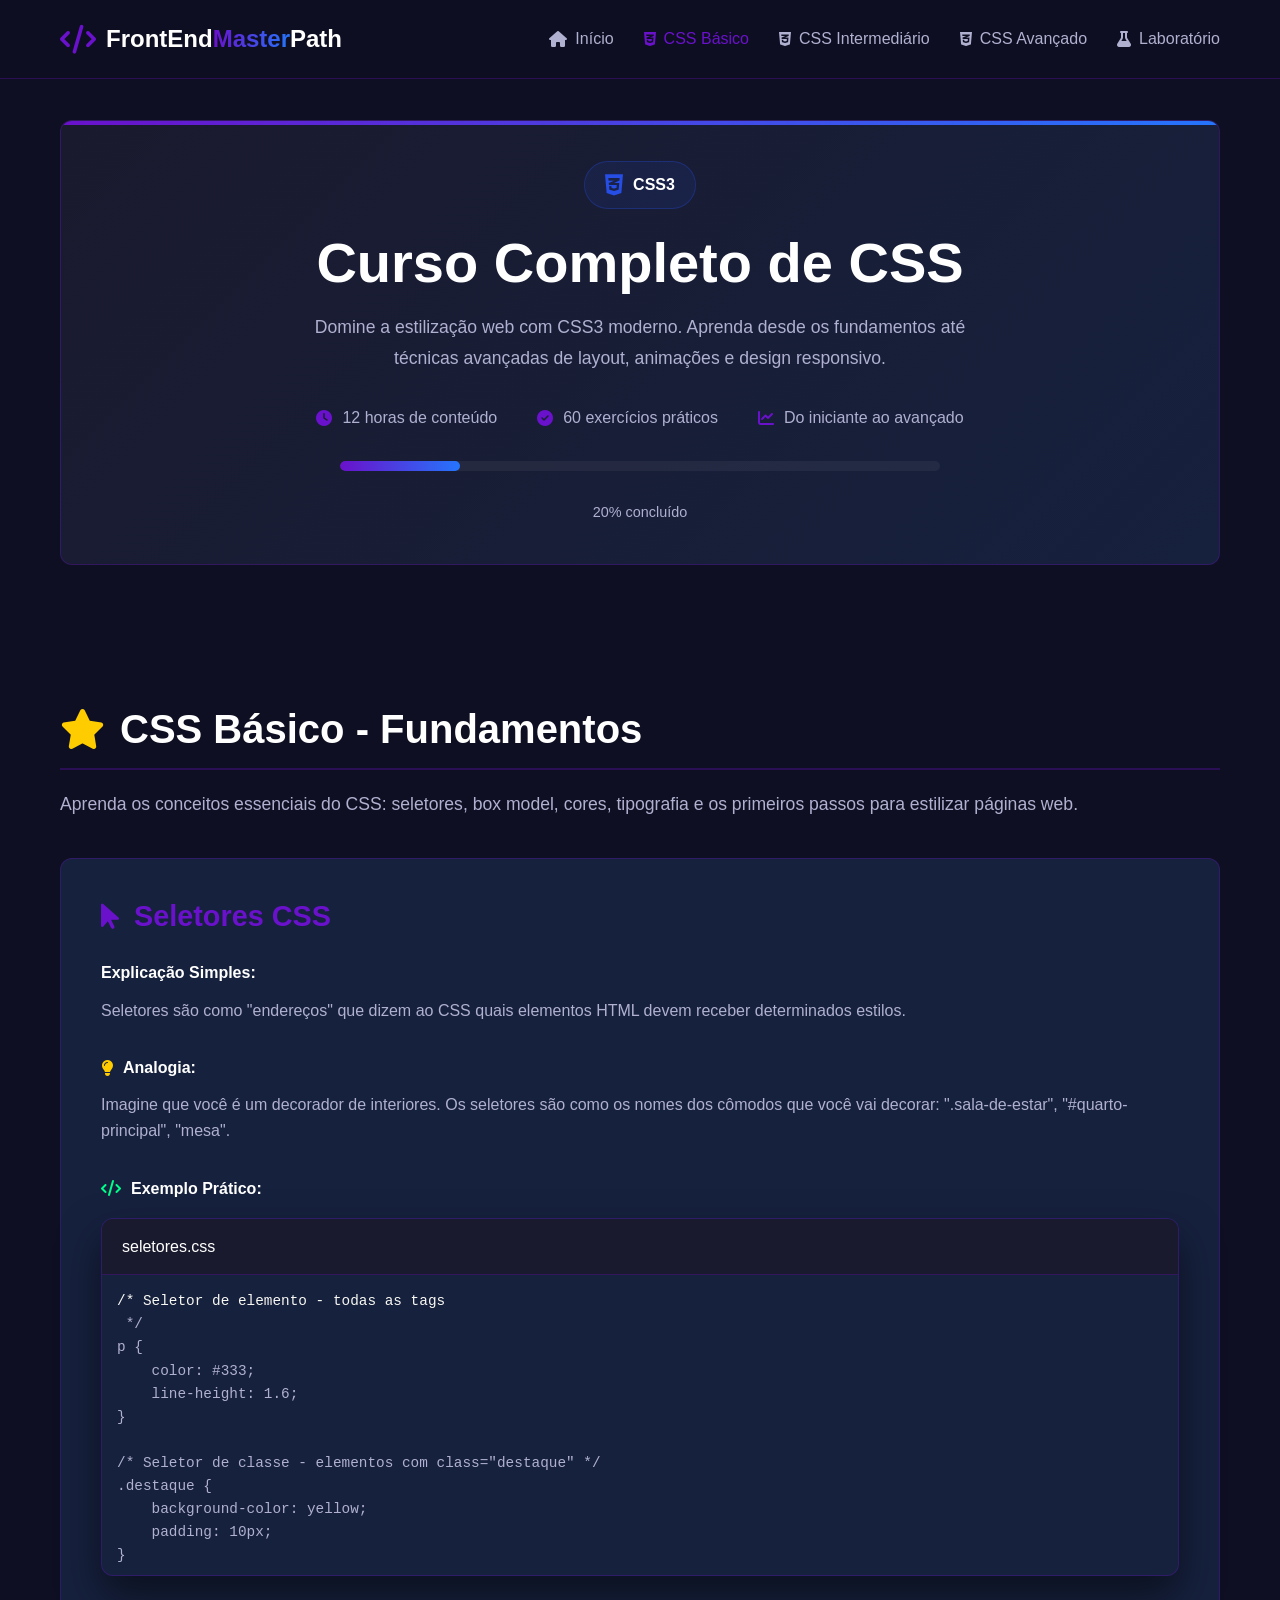
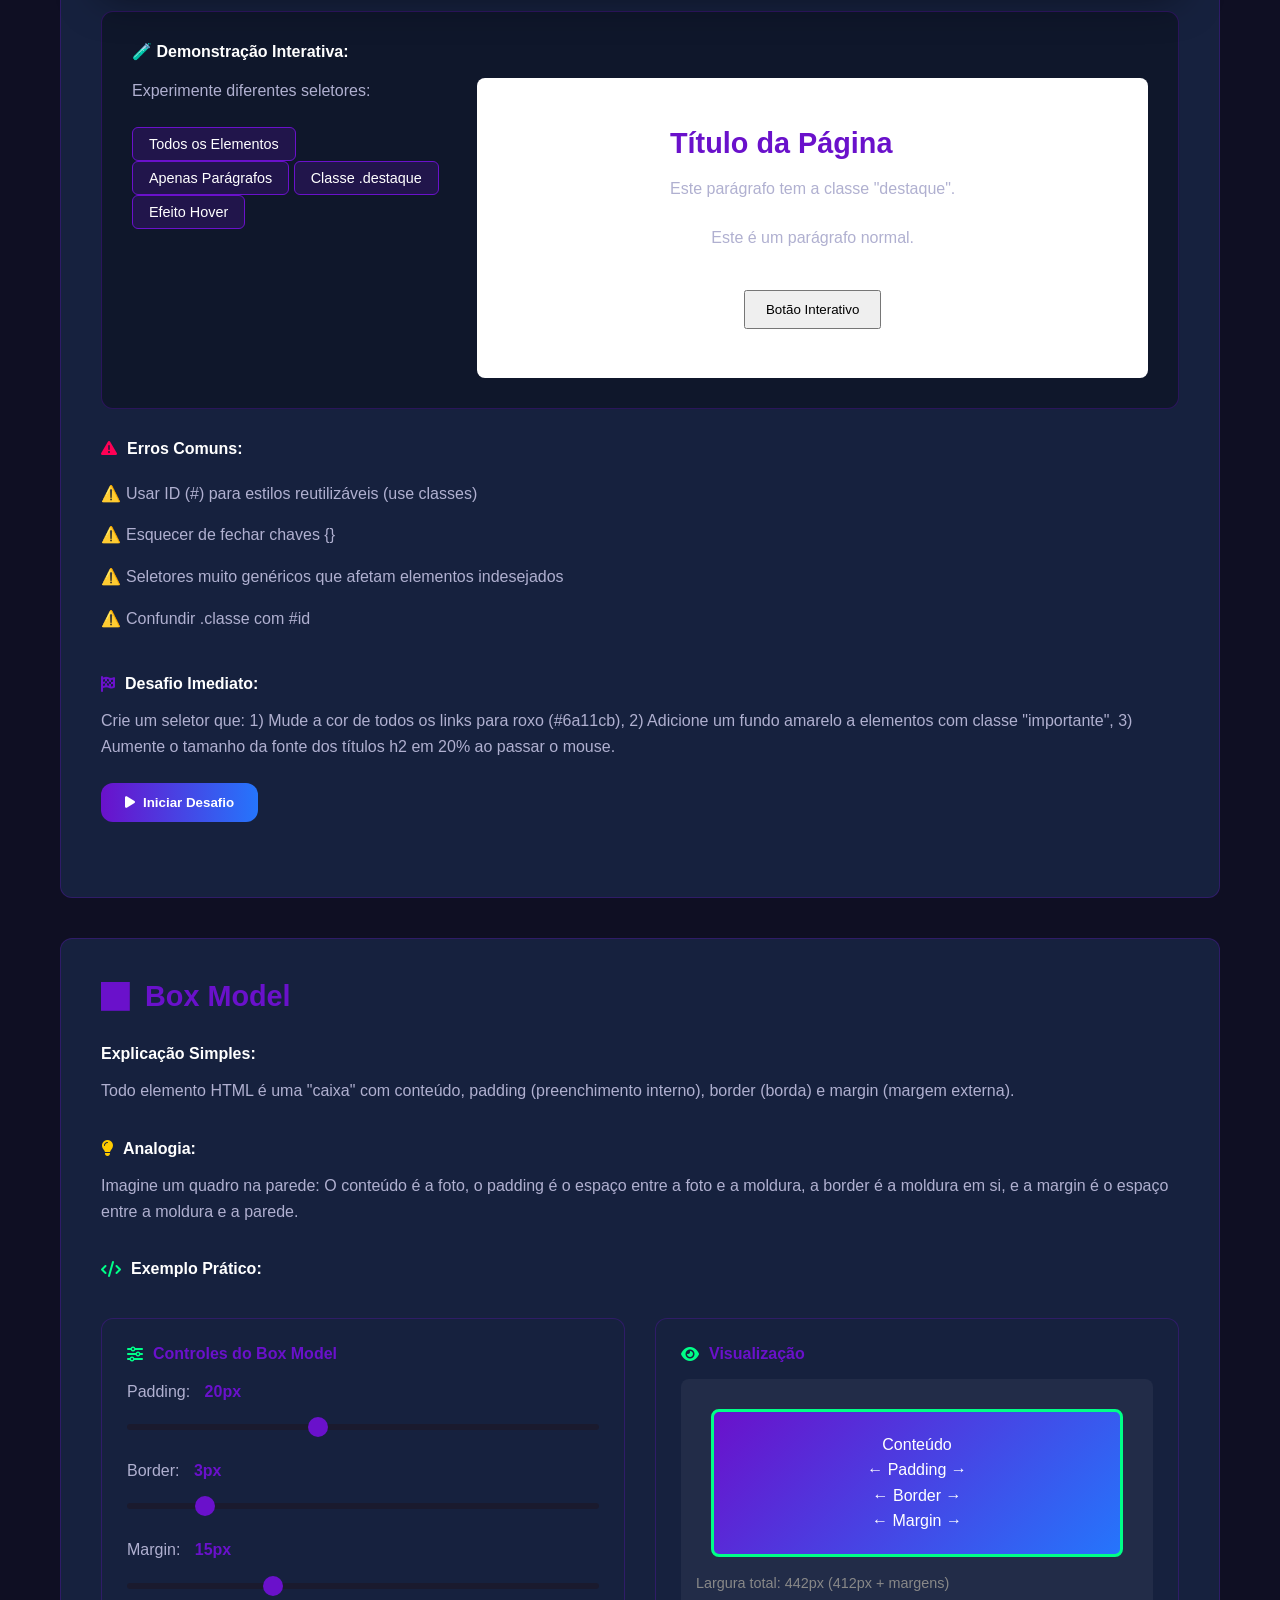
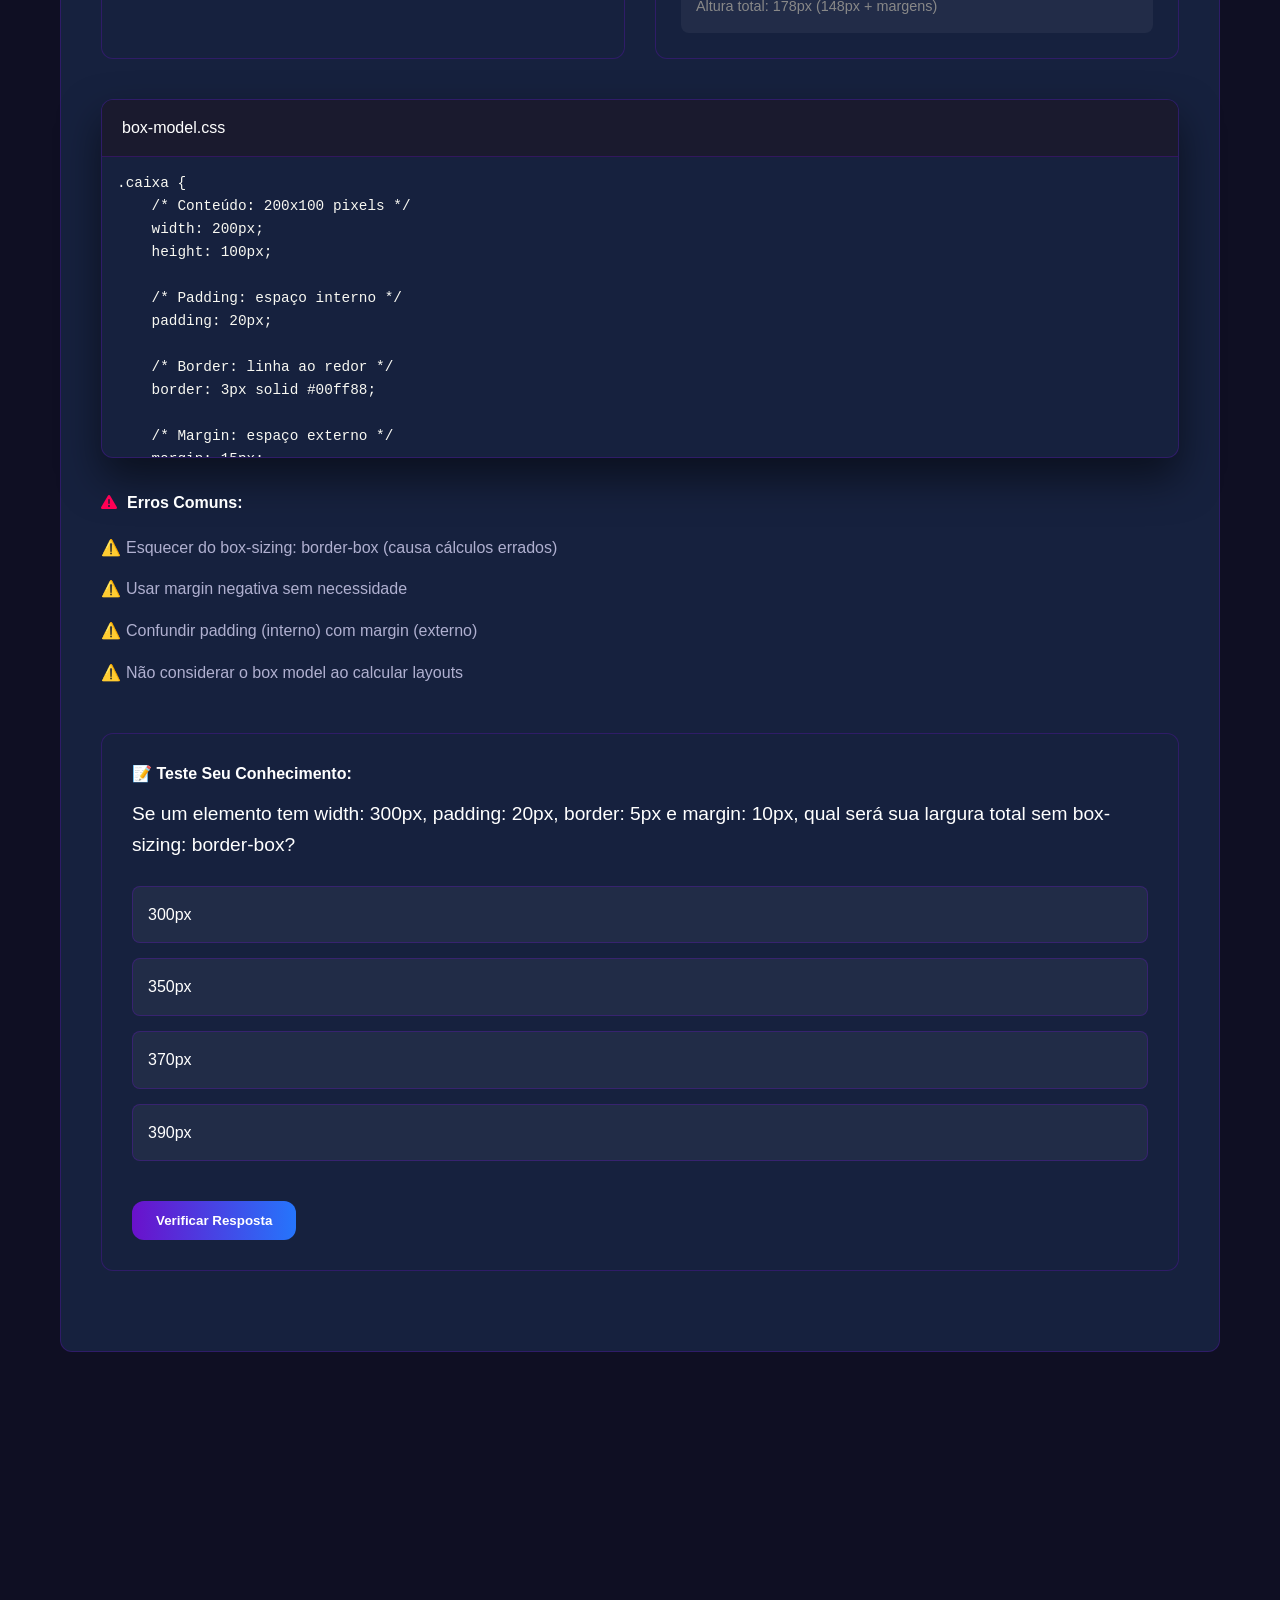
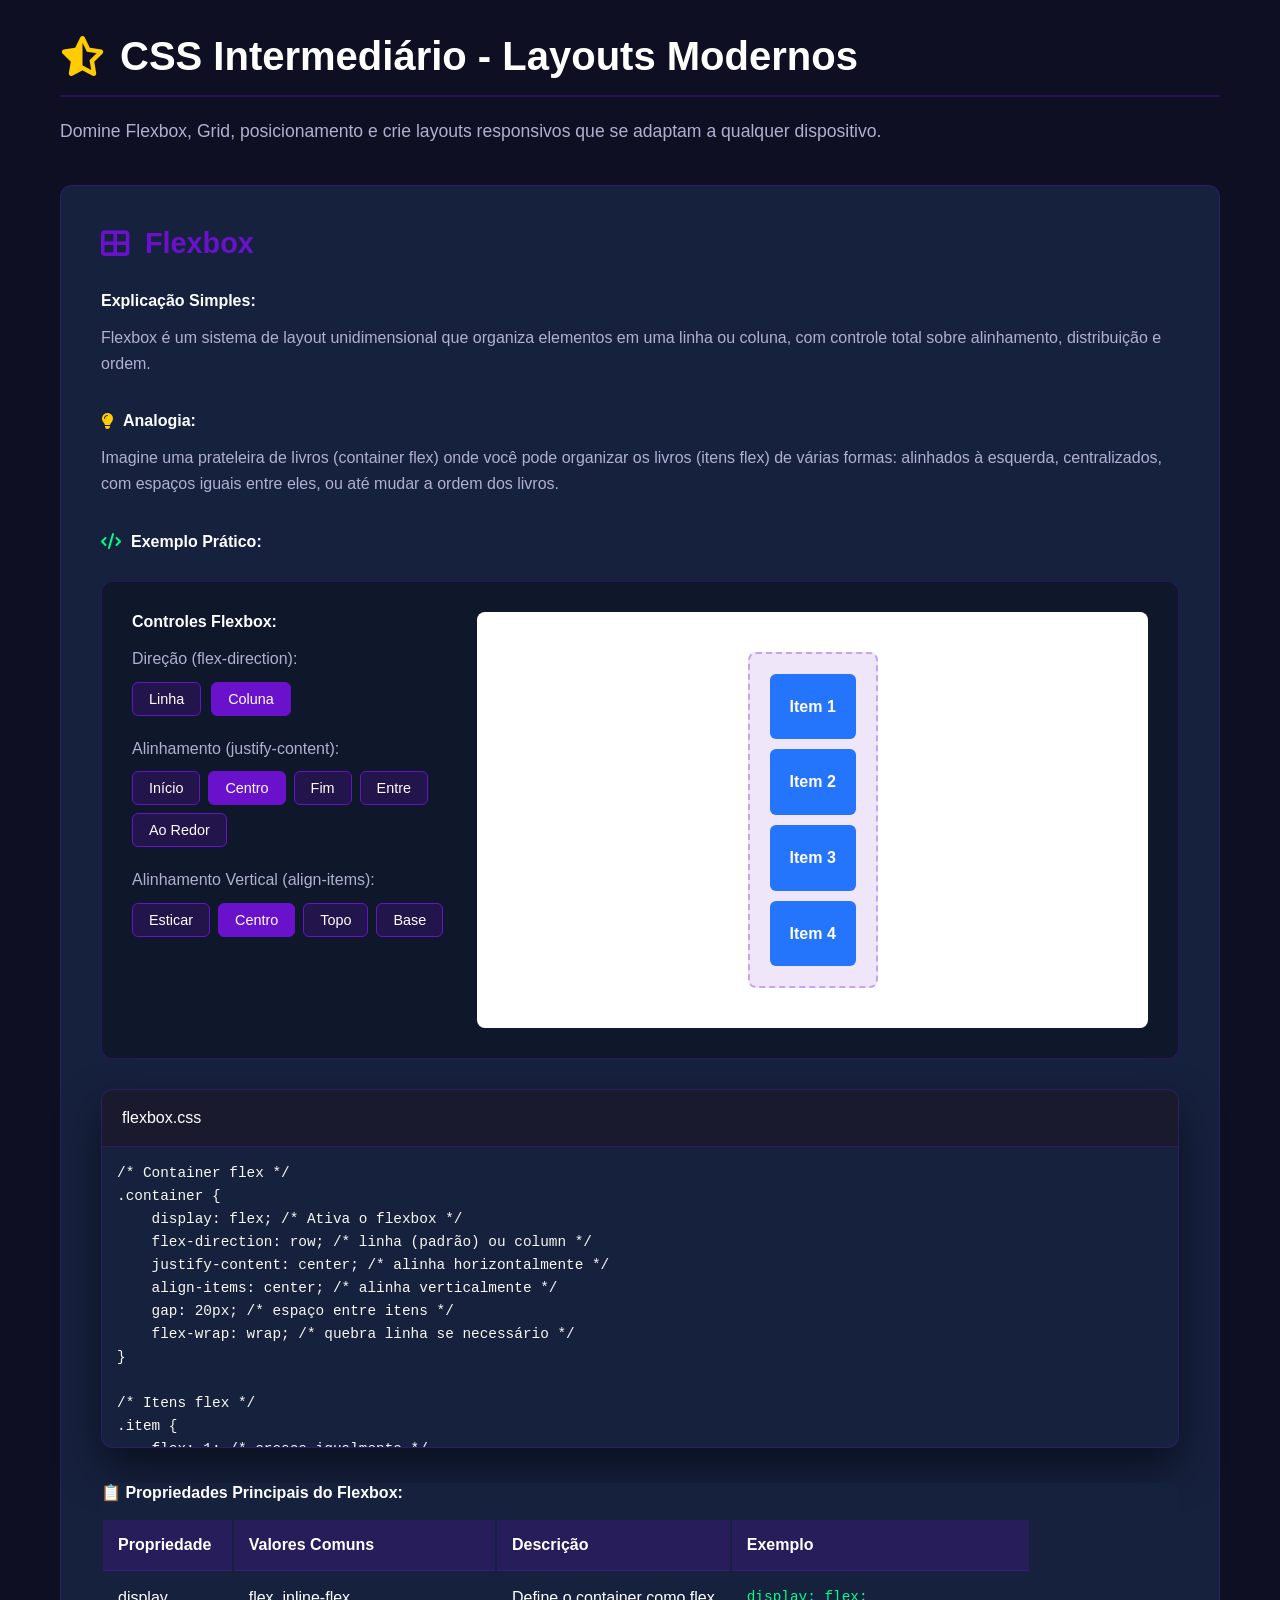
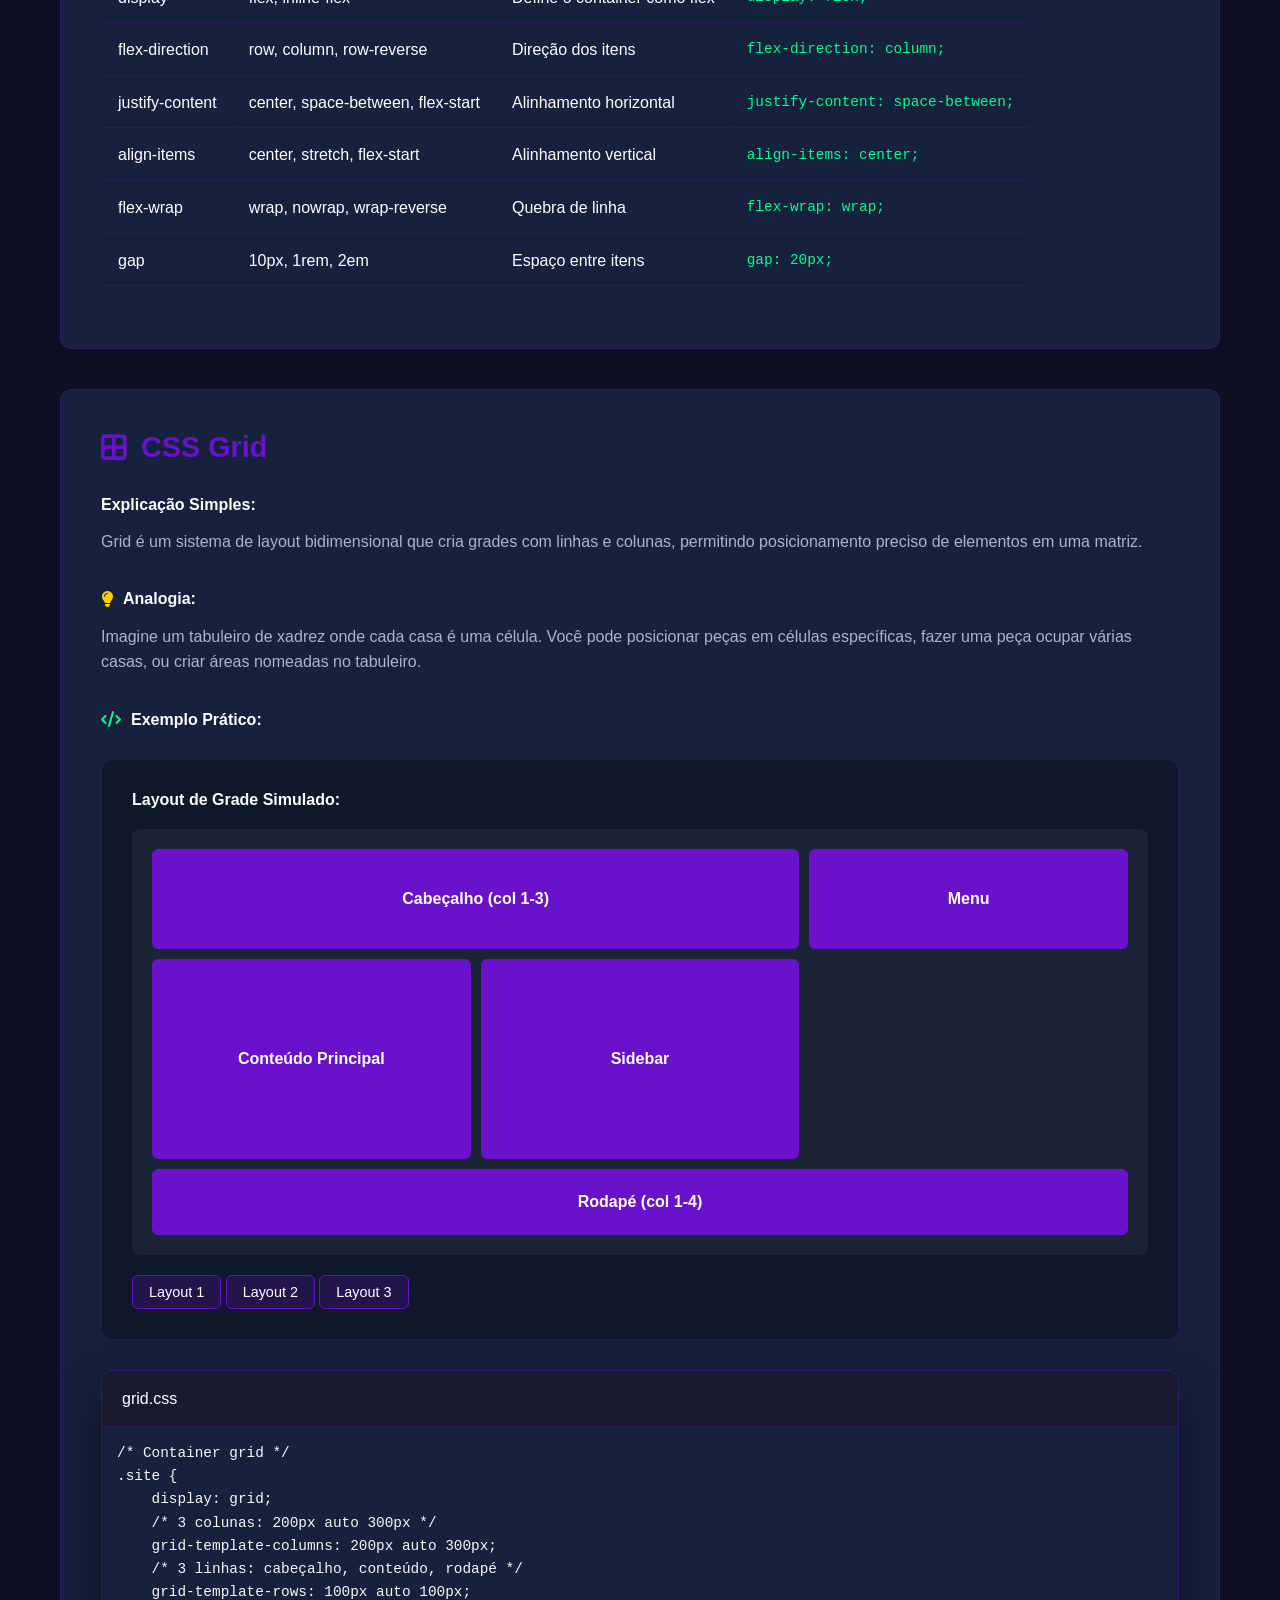
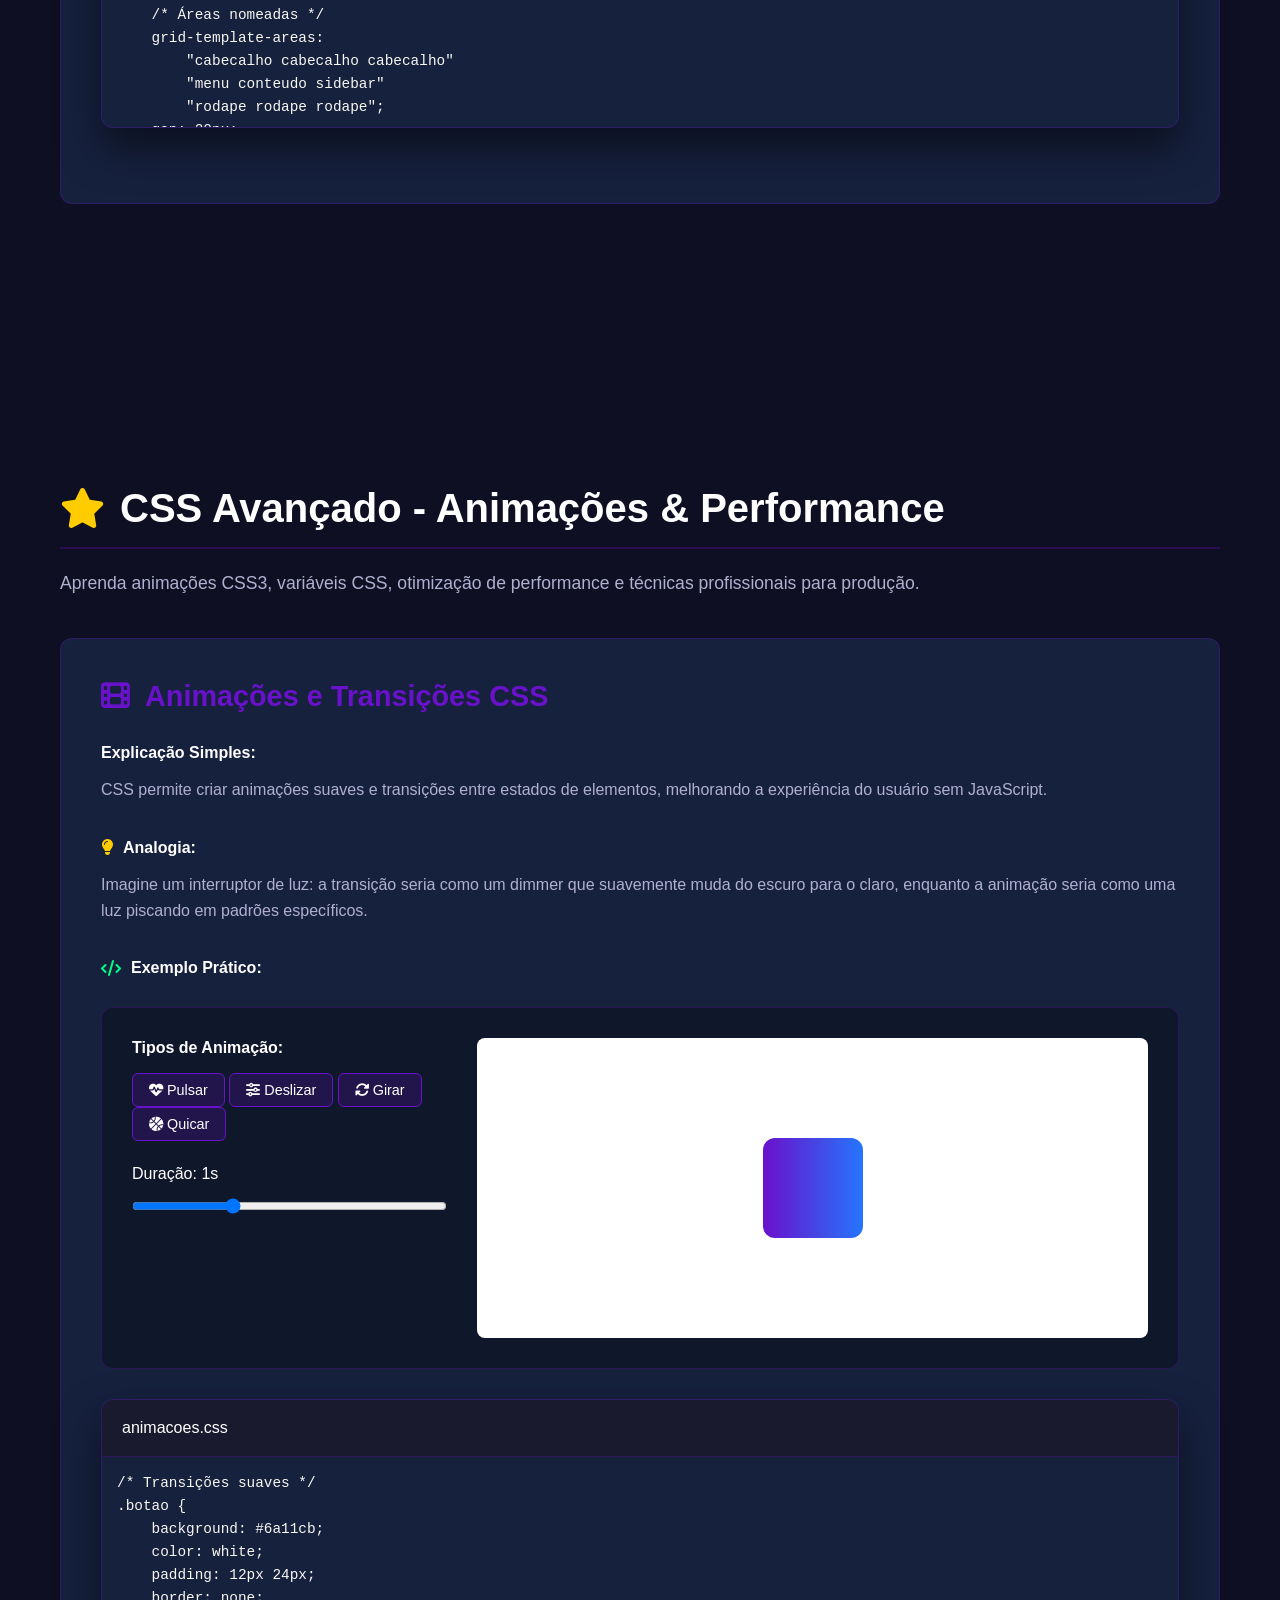
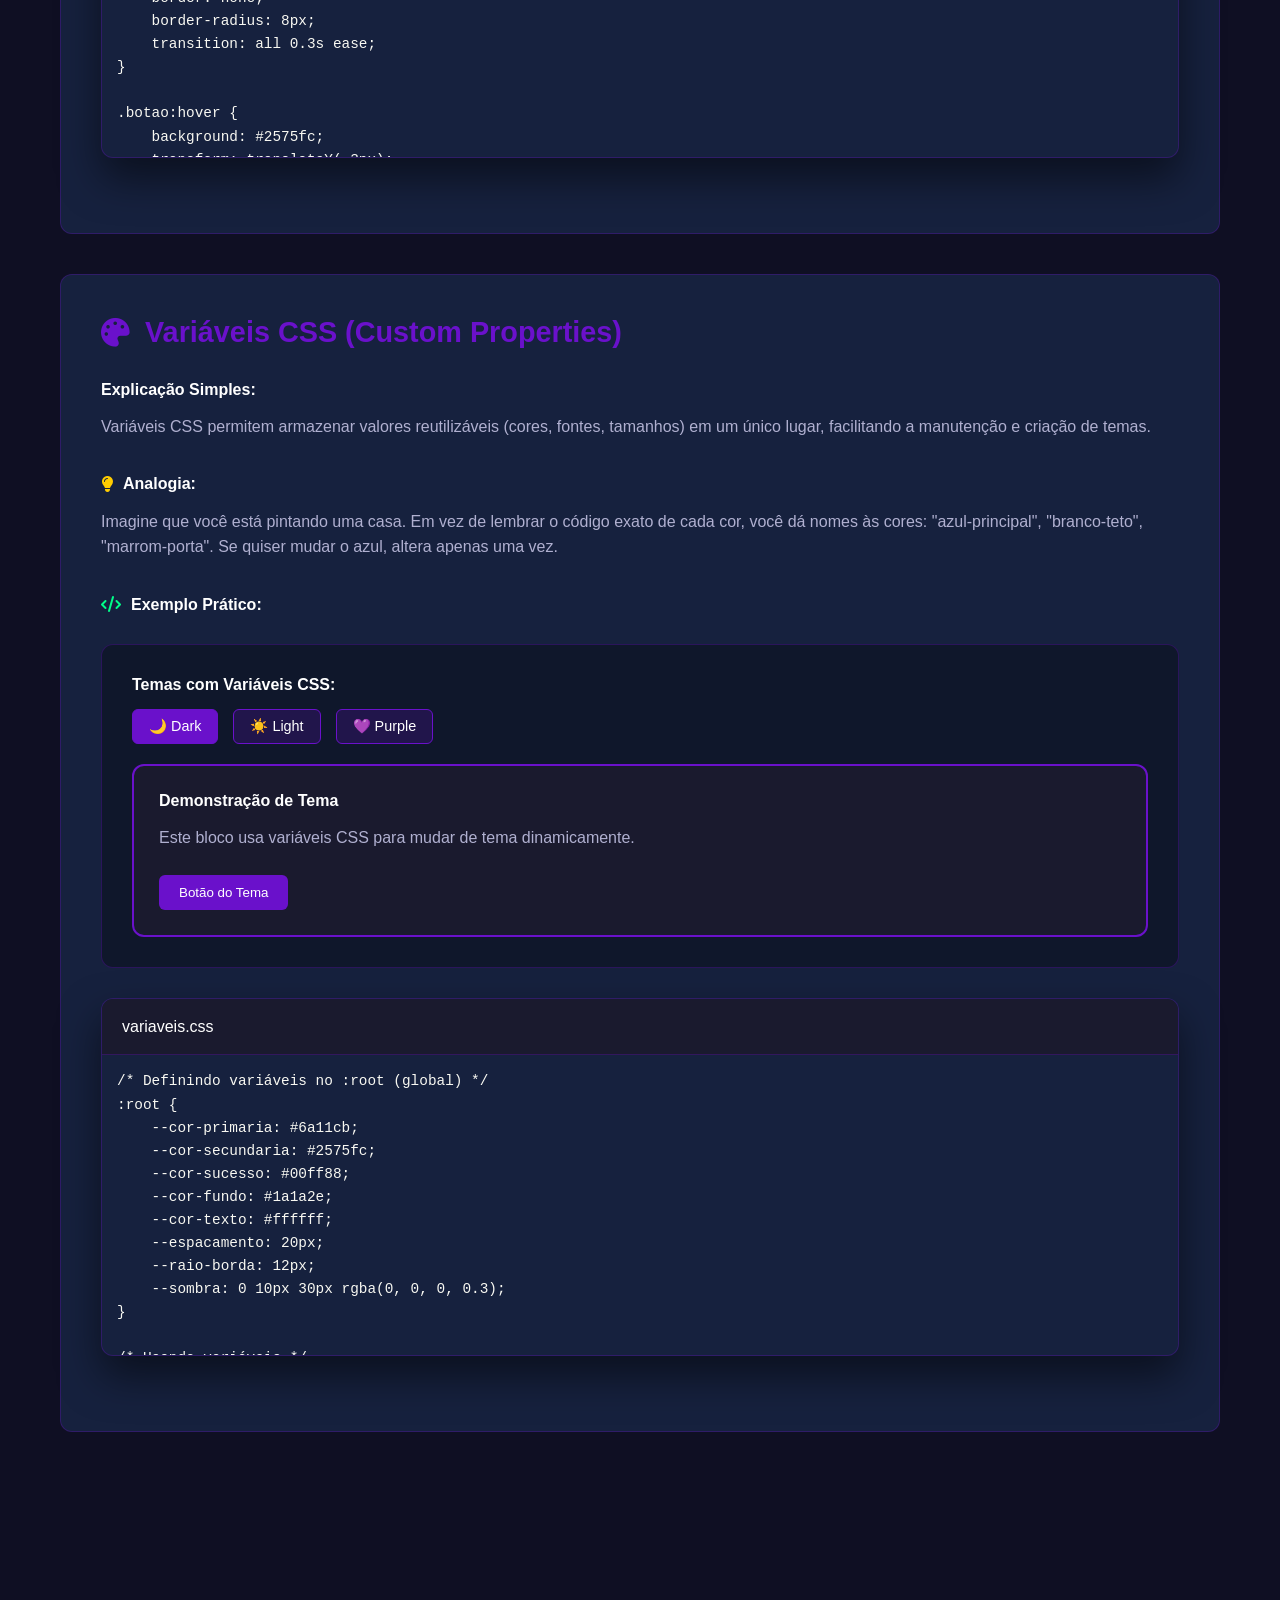
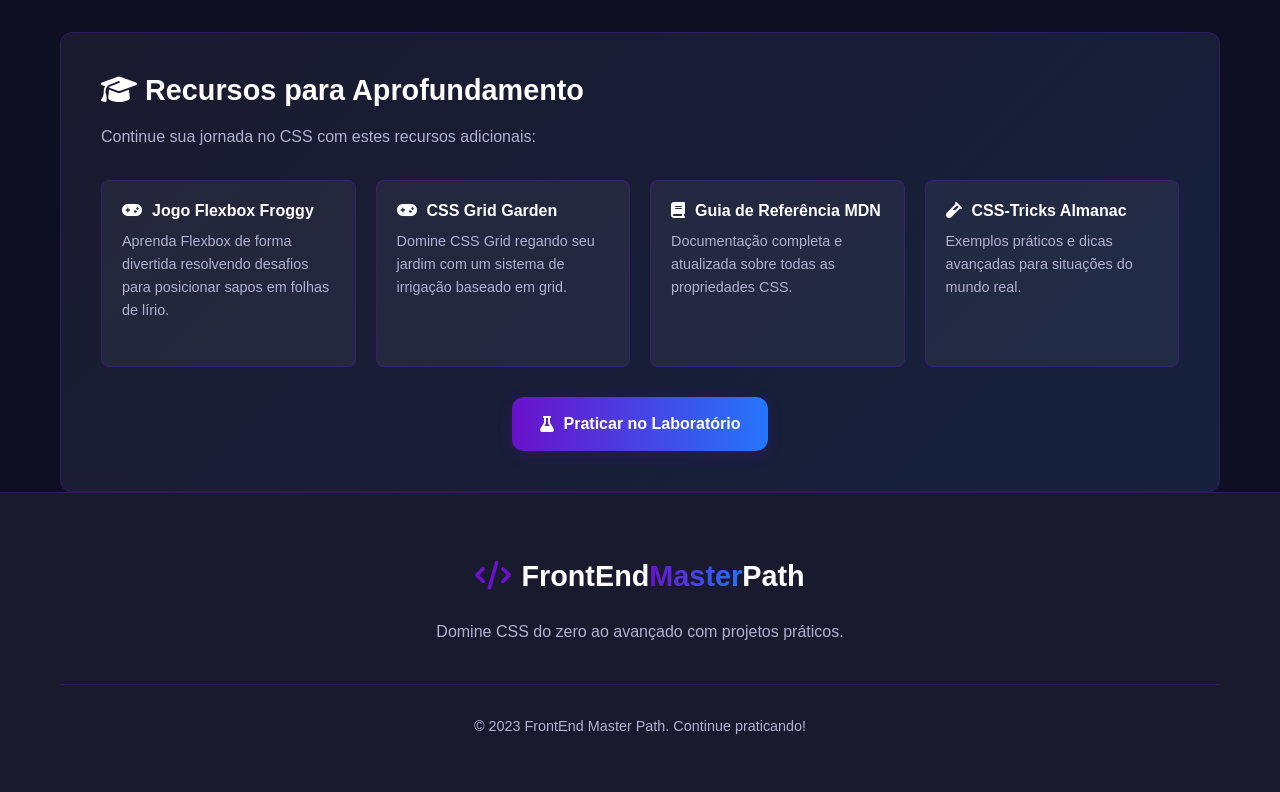
<file: Front_Dev/pages/css-course.html>
<!DOCTYPE html>
<html lang="pt-br">
<head>
    <meta charset="UTF-8">
    <meta name="viewport" content="width=device-width, initial-scale=1.0">
    <title>Curso de CSS - FrontEnd Master Path</title>
    <link rel="stylesheet" href="../style.css">
    <link rel="stylesheet" href="https://cdnjs.cloudflare.com/ajax/libs/font-awesome/6.4.0/css/all.min.css">
    <style>
        /* Estilos específicos para a página do curso CSS */
        .curso-container {
            padding-top: 120px;
            min-height: 100vh;
            background: var(--bg-primary);
        }
        
        .curso-header {
            text-align: center;
            margin-bottom: 60px;
            padding: 40px 20px;
            background: var(--gradient-dark);
            border-radius: var(--border-radius);
            border: 1px solid var(--border-color);
            position: relative;
            overflow: hidden;
        }
        
        .curso-header::before {
            content: '';
            position: absolute;
            top: 0;
            left: 0;
            right: 0;
            height: 4px;
            background: var(--gradient-primary);
        }
        
        .curso-badge {
            display: inline-flex;
            align-items: center;
            gap: 10px;
            background: rgba(38, 77, 228, 0.1);
            padding: 10px 20px;
            border-radius: 50px;
            margin-bottom: 20px;
            border: 1px solid rgba(38, 77, 228, 0.3);
        }
        
        .curso-badge i {
            font-size: 1.5rem;
            color: #264de4;
        }
        
        .curso-badge span {
            font-weight: 600;
            color: #fff;
        }
        
        .curso-descricao {
            max-width: 700px;
            margin: 0 auto 30px;
            font-size: 1.1rem;
            line-height: 1.8;
        }
        
        .curso-metadata {
            display: flex;
            justify-content: center;
            gap: 40px;
            flex-wrap: wrap;
            margin-bottom: 30px;
        }
        
        .meta-item {
            display: flex;
            align-items: center;
            gap: 10px;
            color: var(--text-secondary);
        }
        
        .meta-item i {
            color: var(--accent-primary);
        }
        
        .curso-progresso {
            max-width: 600px;
            margin: 0 auto;
        }
        
        .progresso-texto {
            display: block;
            text-align: center;
            margin-top: 10px;
            color: var(--text-secondary);
            font-size: 0.9rem;
        }
        
        .nivel-section {
            margin-bottom: 80px;
            scroll-margin-top: 100px;
        }
        
        .nivel-titulo {
            display: flex;
            align-items: center;
            gap: 15px;
            margin-bottom: 20px;
            padding-bottom: 15px;
            border-bottom: 2px solid var(--border-color);
        }
        
        .nivel-titulo i {
            color: var(--accent-warning);
        }
        
        .nivel-descricao {
            color: var(--text-secondary);
            margin-bottom: 40px;
            font-size: 1.1rem;
        }
        
        .conceito-card {
            background: var(--bg-card);
            border-radius: var(--border-radius);
            padding: 40px;
            margin-bottom: 40px;
            border: 1px solid var(--border-color);
            transition: var(--transition);
        }
        
        .conceito-card:hover {
            border-color: var(--accent-primary);
            box-shadow: 0 10px 30px rgba(0, 0, 0, 0.2);
        }
        
        .conceito-card h3 {
            display: flex;
            align-items: center;
            gap: 15px;
            margin-bottom: 30px;
            color: var(--accent-primary);
        }
        
        .explicacao-simples, .analogia, .exemplo-pratico, .erros-comuns, .desafio-imediato {
            margin-bottom: 35px;
        }
        
        .explicacao-simples h4, .analogia h4, .exemplo-pratico h4, .erros-comuns h4, .desafio-imediato h4 {
            display: flex;
            align-items: center;
            gap: 10px;
            margin-bottom: 15px;
            color: var(--text-primary);
        }
        
        .analogia h4 i {
            color: var(--accent-warning);
        }
        
        .exemplo-pratico h4 i {
            color: var(--accent-success);
        }
        
        .erros-comuns h4 i {
            color: var(--accent-danger);
        }
        
        .desafio-imediato h4 i {
            color: var(--accent-primary);
        }
        
        .code-window.mini {
            max-width: 100%;
            margin: 20px 0;
        }
        
        .code-window.mini .code-content {
            padding: 15px;
            max-height: 300px;
            overflow-y: auto;
        }
        
        .erros-comuns ul {
            list-style: none;
            padding-left: 0;
        }
        
        .erros-comuns li {
            padding: 8px 0;
            padding-left: 25px;
            position: relative;
            color: var(--text-secondary);
        }
        
        .erros-comuns li::before {
            content: '⚠️';
            position: absolute;
            left: 0;
        }
        
        .btn-desafio {
            background: var(--gradient-primary);
            color: white;
            border: none;
            padding: 12px 24px;
            border-radius: var(--border-radius);
            font-weight: 600;
            cursor: pointer;
            transition: var(--transition);
            display: inline-flex;
            align-items: center;
            gap: 8px;
        }
        
        .btn-desafio:hover {
            transform: translateY(-2px);
            box-shadow: 0 5px 15px var(--shadow-light);
        }
        
        .demonstracao-viva {
            background: rgba(0, 0, 0, 0.3);
            border-radius: var(--border-radius);
            padding: 30px;
            margin: 30px 0;
            border: 1px solid var(--border-color);
        }
        
        .demo-container {
            display: flex;
            gap: 30px;
            flex-wrap: wrap;
        }
        
        .demo-controls {
            flex: 1;
            min-width: 300px;
        }
        
        .demo-preview {
            flex: 2;
            min-width: 300px;
            background: white;
            border-radius: 8px;
            padding: 20px;
            min-height: 300px;
            display: flex;
            align-items: center;
            justify-content: center;
        }
        
        .control-group {
            margin-bottom: 20px;
        }
        
        .control-group label {
            display: block;
            margin-bottom: 8px;
            color: var(--text-secondary);
        }
        
        .control-group input[type="range"] {
            width: 100%;
            height: 6px;
            background: var(--bg-secondary);
            border-radius: 3px;
            outline: none;
            -webkit-appearance: none;
        }
        
        .control-group input[type="range"]::-webkit-slider-thumb {
            -webkit-appearance: none;
            width: 20px;
            height: 20px;
            background: var(--accent-primary);
            border-radius: 50%;
            cursor: pointer;
        }
        
        .valor-range {
            color: var(--accent-primary);
            font-weight: 600;
            margin-left: 10px;
        }
        
        .grid-visualizer {
            display: grid;
            gap: 10px;
            padding: 20px;
            background: rgba(255, 255, 255, 0.05);
            border-radius: 8px;
            margin: 20px 0;
        }
        
        .grid-item {
            background: var(--accent-primary);
            color: white;
            padding: 20px;
            border-radius: 6px;
            display: flex;
            align-items: center;
            justify-content: center;
            font-weight: 600;
            transition: all 0.3s ease;
        }
        
        .flex-container {
            display: flex;
            gap: 10px;
            padding: 20px;
            background: rgba(255, 255, 255, 0.05);
            border-radius: 8px;
            margin: 20px 0;
            min-height: 150px;
        }
        
        .flex-item {
            background: var(--accent-secondary);
            color: white;
            padding: 20px;
            border-radius: 6px;
            display: flex;
            align-items: center;
            justify-content: center;
            font-weight: 600;
            transition: all 0.3s ease;
        }
        
        .exemplos-interativos {
            display: grid;
            grid-template-columns: repeat(auto-fit, minmax(300px, 1fr));
            gap: 30px;
            margin: 40px 0;
        }
        
        .exemplo-interativo {
            background: var(--bg-card);
            border-radius: var(--border-radius);
            padding: 25px;
            border: 1px solid var(--border-color);
            transition: var(--transition);
        }
        
        .exemplo-interativo:hover {
            border-color: var(--accent-primary);
            transform: translateY(-5px);
        }
        
        .exemplo-interativo h4 {
            display: flex;
            align-items: center;
            gap: 10px;
            margin-bottom: 15px;
            color: var(--accent-primary);
        }
        
        .exemplo-codigo {
            background: #1e1e2e;
            border-radius: 8px;
            padding: 15px;
            font-family: 'JetBrains Mono', monospace;
            font-size: 0.9rem;
            margin: 15px 0;
            overflow-x: auto;
        }
        
        .exemplo-resultado {
            background: rgba(255, 255, 255, 0.05);
            border-radius: 8px;
            padding: 15px;
            margin-top: 15px;
            min-height: 100px;
        }
        
        .toggle-button {
            background: rgba(106, 17, 203, 0.2);
            border: 1px solid var(--accent-primary);
            color: var(--text-primary);
            padding: 8px 16px;
            border-radius: 6px;
            cursor: pointer;
            transition: var(--transition);
            font-size: 0.9rem;
        }
        
        .toggle-button:hover {
            background: rgba(106, 17, 203, 0.4);
        }
        
        .toggle-button.ativo {
            background: var(--accent-primary);
            color: white;
        }
        
        /* Animações CSS para demonstração */
        @keyframes exemploPulse {
            0% { transform: scale(1); }
            50% { transform: scale(1.05); }
            100% { transform: scale(1); }
        }
        
        @keyframes exemploSlide {
            from { transform: translateX(-20px); opacity: 0; }
            to { transform: translateX(0); opacity: 1; }
        }
        
        @keyframes exemploRotate {
            from { transform: rotate(0deg); }
            to { transform: rotate(360deg); }
        }
        
        .animated-box {
            width: 100px;
            height: 100px;
            background: var(--gradient-primary);
            border-radius: 12px;
            margin: 0 auto;
        }
        
        .tabela-propriedades {
            width: 100%;
            border-collapse: collapse;
            margin: 20px 0;
            background: var(--bg-card);
            border-radius: 8px;
            overflow: hidden;
        }
        
        .tabela-propriedades th,
        .tabela-propriedades td {
            padding: 12px 15px;
            text-align: left;
            border-bottom: 1px solid var(--border-color);
        }
        
        .tabela-propriedades th {
            background: rgba(106, 17, 203, 0.2);
            color: var(--text-primary);
            font-weight: 600;
        }
        
        .tabela-propriedades tr:hover {
            background: rgba(255, 255, 255, 0.03);
        }
        
        .tabela-propriedades .exemplo {
            color: var(--accent-success);
            font-family: 'JetBrains Mono', monospace;
            font-size: 0.9rem;
        }
        
        .quiz-container {
            background: var(--bg-card);
            border-radius: var(--border-radius);
            padding: 30px;
            margin: 40px 0;
            border: 1px solid var(--border-color);
        }
        
        .quiz-pergunta {
            font-size: 1.2rem;
            margin-bottom: 25px;
            color: var(--text-primary);
        }
        
        .quiz-opcoes {
            display: flex;
            flex-direction: column;
            gap: 15px;
            margin-bottom: 25px;
        }
        
        .quiz-opcao {
            background: rgba(255, 255, 255, 0.05);
            border: 1px solid var(--border-color);
            border-radius: 8px;
            padding: 15px;
            cursor: pointer;
            transition: var(--transition);
        }
        
        .quiz-opcao:hover {
            background: rgba(106, 17, 203, 0.1);
            border-color: var(--accent-primary);
        }
        
        .quiz-opcao.selecionada {
            background: rgba(0, 255, 136, 0.1);
            border-color: var(--accent-success);
        }
        
        .quiz-feedback {
            padding: 15px;
            border-radius: 8px;
            margin-top: 20px;
            display: none;
        }
        
        .quiz-feedback.correta {
            background: rgba(0, 255, 136, 0.1);
            border: 1px solid var(--accent-success);
            color: var(--accent-success);
            display: block;
        }
        
        .quiz-feedback.incorreta {
            background: rgba(255, 0, 85, 0.1);
            border: 1px solid var(--accent-danger);
            color: var(--accent-danger);
            display: block;
        }
        
        .btn-quiz {
            background: var(--gradient-primary);
            color: white;
            border: none;
            padding: 12px 24px;
            border-radius: var(--border-radius);
            font-weight: 600;
            cursor: pointer;
            transition: var(--transition);
            margin-top: 15px;
        }
        
        .btn-quiz:hover {
            transform: translateY(-2px);
            box-shadow: 0 5px 15px var(--shadow-light);
        }
        
        .recursos-adicionais {
            background: var(--gradient-dark);
            border-radius: var(--border-radius);
            padding: 40px;
            margin-top: 60px;
            border: 1px solid var(--border-color);
        }
        
        .recursos-lista {
            display: grid;
            grid-template-columns: repeat(auto-fit, minmax(250px, 1fr));
            gap: 20px;
            margin-top: 30px;
        }
        
        .recurso-item {
            background: rgba(255, 255, 255, 0.05);
            border-radius: 8px;
            padding: 20px;
            border: 1px solid var(--border-color);
            transition: var(--transition);
        }
        
        .recurso-item:hover {
            border-color: var(--accent-primary);
            transform: translateY(-3px);
        }
        
        .recurso-item h4 {
            display: flex;
            align-items: center;
            gap: 10px;
            margin-bottom: 10px;
            color: var(--text-primary);
        }
        
        .recurso-item p {
            color: var(--text-secondary);
            font-size: 0.9rem;
        }
        
        @media (max-width: 768px) {
            .curso-header {
                padding: 30px 15px;
            }
            
            .curso-metadata {
                flex-direction: column;
                gap: 20px;
                align-items: center;
            }
            
            .conceito-card {
                padding: 25px;
            }
            
            .demo-container {
                flex-direction: column;
            }
        }
    </style>
</head>
<body>
    <nav class="navbar">
        <div class="container">
            <div class="logo">
                <i class="fas fa-code"></i>
                <span>FrontEnd<span class="logo-accent">Master</span>Path</span>
            </div>
            <div class="nav-links">
                <a href="../index.html" class="nav-link"><i class="fas fa-home"></i> Início</a>
                <a href="#basico" class="nav-link active"><i class="fab fa-css3-alt"></i> CSS Básico</a>
                <a href="#intermediario" class="nav-link"><i class="fab fa-css3-alt"></i> CSS Intermediário</a>
                <a href="#avancado" class="nav-link"><i class="fab fa-css3-alt"></i> CSS Avançado</a>
                <a href="../index.html#laboratorio" class="nav-link"><i class="fas fa-flask"></i> Laboratório</a>
            </div>
            <button class="menu-toggle">
                <i class="fas fa-bars"></i>
            </button>
        </div>
    </nav>

    <main class="curso-container">
        <div class="container">
            <!-- Cabeçalho do Curso -->
            <header class="curso-header">
                <div class="curso-badge">
                    <i class="fab fa-css3-alt"></i>
                    <span>CSS3</span>
                </div>
                <h1>Curso Completo de CSS</h1>
                <p class="curso-descricao">Domine a estilização web com CSS3 moderno. Aprenda desde os fundamentos até técnicas avançadas de layout, animações e design responsivo.</p>
                
                <div class="curso-metadata">
                    <div class="meta-item">
                        <i class="fas fa-clock"></i>
                        <span>12 horas de conteúdo</span>
                    </div>
                    <div class="meta-item">
                        <i class="fas fa-check-circle"></i>
                        <span>60 exercícios práticos</span>
                    </div>
                    <div class="meta-item">
                        <i class="fas fa-chart-line"></i>
                        <span>Do iniciante ao avançado</span>
                    </div>
                </div>
                
                <div class="curso-progresso">
                    <div class="progresso-bar">
                        <div class="progresso-fill" style="width: 20%"></div>
                    </div>
                    <span class="progresso-texto">20% concluído</span>
                </div>
            </header>

            <!-- Conteúdo do Curso -->
            <div class="curso-conteudo">
                <!-- Seção Básico -->
                <section id="basico" class="nivel-section">
                    <h2 class="nivel-titulo"><i class="fas fa-star"></i> CSS Básico - Fundamentos</h2>
                    <p class="nivel-descricao">Aprenda os conceitos essenciais do CSS: seletores, box model, cores, tipografia e os primeiros passos para estilizar páginas web.</p>
                    
                    <!-- Conceito: Seletores CSS -->
                    <div class="conceito-card">
                        <h3><i class="fas fa-mouse-pointer"></i> Seletores CSS</h3>
                        
                        <div class="explicacao-simples">
                            <h4>Explicação Simples:</h4>
                            <p>Seletores são como "endereços" que dizem ao CSS quais elementos HTML devem receber determinados estilos.</p>
                        </div>
                        
                        <div class="analogia">
                            <h4><i class="fas fa-lightbulb"></i> Analogia:</h4>
                            <p>Imagine que você é um decorador de interiores. Os seletores são como os nomes dos cômodos que você vai decorar: ".sala-de-estar", "#quarto-principal", "mesa".</p>
                        </div>
                        
                        <div class="exemplo-pratico">
                            <h4><i class="fas fa-code"></i> Exemplo Prático:</h4>
                            <div class="code-window mini">
                                <div class="code-window-header">
                                    <span>seletores.css</span>
                                </div>
                                <div class="code-content">
<pre><code>/* Seletor de elemento - todas as tags <p> */
p {
    color: #333;
    line-height: 1.6;
}

/* Seletor de classe - elementos com class="destaque" */
.destaque {
    background-color: yellow;
    padding: 10px;
}

/* Seletor de ID - elemento com id="cabecalho" */
#cabecalho {
    background: linear-gradient(90deg, #6a11cb, #2575fc);
    color: white;
}

/* Seletor descendente - <li> dentro de <ul> */
ul li {
    margin-bottom: 5px;
}

/* Seletor de pseudo-classe - botão ao passar mouse */
button:hover {
    background-color: #2575fc;
    transform: scale(1.05);
}</code></pre>
                                </div>
                            </div>
                        </div>
                        
                        <div class="demonstracao-viva">
                            <h4>🧪 Demonstração Interativa:</h4>
                            <div class="demo-container">
                                <div class="demo-controls">
                                    <p>Experimente diferentes seletores:</p>
                                    <button class="toggle-button" data-seletor="todos">Todos os Elementos</button>
                                    <button class="toggle-button" data-seletor="paragrafo">Apenas Parágrafos</button>
                                    <button class="toggle-button" data-seletor="destaque">Classe .destaque</button>
                                    <button class="toggle-button" data-seletor="hover">Efeito Hover</button>
                                </div>
                                <div class="demo-preview" id="demo-seletores">
                                    <div style="text-align: center;">
                                        <h3 style="margin-bottom: 15px;">Título da Página</h3>
                                        <p class="destaque">Este parágrafo tem a classe "destaque".</p>
                                        <p>Este é um parágrafo normal.</p>
                                        <button style="padding: 10px 20px; margin-top: 15px; cursor: pointer;">Botão Interativo</button>
                                    </div>
                                </div>
                            </div>
                        </div>
                        
                        <div class="erros-comuns">
                            <h4><i class="fas fa-exclamation-triangle"></i> Erros Comuns:</h4>
                            <ul>
                                <li>Usar ID (#) para estilos reutilizáveis (use classes)</li>
                                <li>Esquecer de fechar chaves {}</li>
                                <li>Seletores muito genéricos que afetam elementos indesejados</li>
                                <li>Confundir .classe com #id</li>
                            </ul>
                        </div>
                        
                        <div class="desafio-imediato">
                            <h4><i class="fas fa-flag-checkered"></i> Desafio Imediato:</h4>
                            <p>Crie um seletor que: 1) Mude a cor de todos os links para roxo (#6a11cb), 2) Adicione um fundo amarelo a elementos com classe "importante", 3) Aumente o tamanho da fonte dos títulos h2 em 20% ao passar o mouse.</p>
                            <button class="btn-desafio" onclick="abrirDesafioSeletores()">
                                <i class="fas fa-play"></i> Iniciar Desafio
                            </button>
                        </div>
                    </div>
                    
                    <!-- Conceito: Box Model -->
                    <div class="conceito-card">
                        <h3><i class="fas fa-square-full"></i> Box Model</h3>
                        
                        <div class="explicacao-simples">
                            <h4>Explicação Simples:</h4>
                            <p>Todo elemento HTML é uma "caixa" com conteúdo, padding (preenchimento interno), border (borda) e margin (margem externa).</p>
                        </div>
                        
                        <div class="analogia">
                            <h4><i class="fas fa-lightbulb"></i> Analogia:</h4>
                            <p>Imagine um quadro na parede: O conteúdo é a foto, o padding é o espaço entre a foto e a moldura, a border é a moldura em si, e a margin é o espaço entre a moldura e a parede.</p>
                        </div>
                        
                        <div class="exemplo-pratico">
                            <h4><i class="fas fa-code"></i> Exemplo Prático:</h4>
                            <div class="exemplos-interativos">
                                <div class="exemplo-interativo">
                                    <h4><i class="fas fa-sliders-h"></i> Controles do Box Model</h4>
                                    <div class="control-group">
                                        <label>Padding: <span class="valor-range" id="padding-valor">20px</span></label>
                                        <input type="range" id="padding-slider" min="0" max="50" value="20">
                                    </div>
                                    <div class="control-group">
                                        <label>Border: <span class="valor-range" id="border-valor">3px</span></label>
                                        <input type="range" id="border-slider" min="0" max="20" value="3">
                                    </div>
                                    <div class="control-group">
                                        <label>Margin: <span class="valor-range" id="margin-valor">15px</span></label>
                                        <input type="range" id="margin-slider" min="0" max="50" value="15">
                                    </div>
                                </div>
                                
                                <div class="exemplo-interativo">
                                    <h4><i class="fas fa-eye"></i> Visualização</h4>
                                    <div class="exemplo-resultado">
                                        <div id="box-model-demo" style="
                                            background: linear-gradient(135deg, #6a11cb, #2575fc);
                                            color: white;
                                            padding: 20px;
                                            border: 3px solid #00ff88;
                                            margin: 15px;
                                            border-radius: 8px;
                                            text-align: center;
                                            transition: all 0.3s ease;
                                        ">
                                            Conteúdo<br>← Padding →<br>← Border →<br>← Margin →
                                        </div>
                                        <div style="margin-top: 15px; font-size: 0.9rem; color: #888;">
                                            <div>Largura total: <span id="largura-total">-</span></div>
                                            <div>Altura total: <span id="altura-total">-</span></div>
                                        </div>
                                    </div>
                                </div>
                            </div>
                            
                            <div class="code-window mini">
                                <div class="code-window-header">
                                    <span>box-model.css</span>
                                </div>
                                <div class="code-content">
<pre><code>.caixa {
    /* Conteúdo: 200x100 pixels */
    width: 200px;
    height: 100px;
    
    /* Padding: espaço interno */
    padding: 20px;
    
    /* Border: linha ao redor */
    border: 3px solid #00ff88;
    
    /* Margin: espaço externo */
    margin: 15px;
    
    /* Largura total = 200 + (20*2) + (3*2) = 246px */
    /* Altura total = 100 + (20*2) + (3*2) = 146px */
}

/* box-sizing: border-box faz a mágica! */
.caixa-inteligente {
    box-sizing: border-box;
    width: 200px; /* Inclui padding e border! */
    padding: 20px;
    border: 3px solid #00ff88;
}</code></pre>
                                </div>
                            </div>
                        </div>
                        
                        <div class="erros-comuns">
                            <h4><i class="fas fa-exclamation-triangle"></i> Erros Comuns:</h4>
                            <ul>
                                <li>Esquecer do box-sizing: border-box (causa cálculos errados)</li>
                                <li>Usar margin negativa sem necessidade</li>
                                <li>Confundir padding (interno) com margin (externo)</li>
                                <li>Não considerar o box model ao calcular layouts</li>
                            </ul>
                        </div>
                        
                        <div class="quiz-container">
                            <h4>📝 Teste Seu Conhecimento:</h4>
                            <div class="quiz-pergunta">
                                Se um elemento tem width: 300px, padding: 20px, border: 5px e margin: 10px, qual será sua largura total sem box-sizing: border-box?
                            </div>
                            <div class="quiz-opcoes">
                                <div class="quiz-opcao" data-resposta="300">300px</div>
                                <div class="quiz-opcao" data-resposta="350">350px</div>
                                <div class="quiz-opcao" data-resposta="370">370px</div>
                                <div class="quiz-opcao" data-resposta="390">390px</div>
                            </div>
                            <button class="btn-quiz" onclick="verificarRespostaBoxModel()">Verificar Resposta</button>
                            <div class="quiz-feedback"></div>
                        </div>
                    </div>
                </section>

                <!-- Seção Intermediário -->
                <section id="intermediario" class="nivel-section">
                    <h2 class="nivel-titulo"><i class="fas fa-star-half-alt"></i> CSS Intermediário - Layouts Modernos</h2>
                    <p class="nivel-descricao">Domine Flexbox, Grid, posicionamento e crie layouts responsivos que se adaptam a qualquer dispositivo.</p>
                    
                    <!-- Conceito: Flexbox -->
                    <div class="conceito-card">
                        <h3><i class="fas fa-th-large"></i> Flexbox</h3>
                        
                        <div class="explicacao-simples">
                            <h4>Explicação Simples:</h4>
                            <p>Flexbox é um sistema de layout unidimensional que organiza elementos em uma linha ou coluna, com controle total sobre alinhamento, distribuição e ordem.</p>
                        </div>
                        
                        <div class="analogia">
                            <h4><i class="fas fa-lightbulb"></i> Analogia:</h4>
                            <p>Imagine uma prateleira de livros (container flex) onde você pode organizar os livros (itens flex) de várias formas: alinhados à esquerda, centralizados, com espaços iguais entre eles, ou até mudar a ordem dos livros.</p>
                        </div>
                        
                        <div class="exemplo-pratico">
                            <h4><i class="fas fa-code"></i> Exemplo Prático:</h4>
                            
                            <div class="demonstracao-viva">
                                <div class="demo-container">
                                    <div class="demo-controls">
                                        <h4>Controles Flexbox:</h4>
                                        <div class="control-group">
                                            <label>Direção (flex-direction):</label>
                                            <div style="display: flex; gap: 10px; margin-top: 10px;">
                                                <button class="toggle-button" data-flex="row">Linha</button>
                                                <button class="toggle-button ativo" data-flex="column">Coluna</button>
                                            </div>
                                        </div>
                                        
                                        <div class="control-group">
                                            <label>Alinhamento (justify-content):</label>
                                            <div style="display: flex; flex-wrap: wrap; gap: 8px; margin-top: 10px;">
                                                <button class="toggle-button" data-justify="flex-start">Início</button>
                                                <button class="toggle-button ativo" data-justify="center">Centro</button>
                                                <button class="toggle-button" data-justify="flex-end">Fim</button>
                                                <button class="toggle-button" data-justify="space-between">Entre</button>
                                                <button class="toggle-button" data-justify="space-around">Ao Redor</button>
                                            </div>
                                        </div>
                                        
                                        <div class="control-group">
                                            <label>Alinhamento Vertical (align-items):</label>
                                            <div style="display: flex; flex-wrap: wrap; gap: 8px; margin-top: 10px;">
                                                <button class="toggle-button" data-align="stretch">Esticar</button>
                                                <button class="toggle-button ativo" data-align="center">Centro</button>
                                                <button class="toggle-button" data-align="flex-start">Topo</button>
                                                <button class="toggle-button" data-align="flex-end">Base</button>
                                            </div>
                                        </div>
                                    </div>
                                    
                                    <div class="demo-preview">
                                        <div class="flex-container" id="flex-demo" style="
                                            flex-direction: column;
                                            justify-content: center;
                                            align-items: center;
                                            background: rgba(106, 17, 203, 0.1);
                                            border: 2px dashed rgba(106, 17, 203, 0.3);
                                        ">
                                            <div class="flex-item">Item 1</div>
                                            <div class="flex-item">Item 2</div>
                                            <div class="flex-item">Item 3</div>
                                            <div class="flex-item">Item 4</div>
                                        </div>
                                    </div>
                                </div>
                            </div>
                            
                            <div class="code-window mini">
                                <div class="code-window-header">
                                    <span>flexbox.css</span>
                                </div>
                                <div class="code-content">
<pre><code>/* Container flex */
.container {
    display: flex; /* Ativa o flexbox */
    flex-direction: row; /* linha (padrão) ou column */
    justify-content: center; /* alinha horizontalmente */
    align-items: center; /* alinha verticalmente */
    gap: 20px; /* espaço entre itens */
    flex-wrap: wrap; /* quebra linha se necessário */
}

/* Itens flex */
.item {
    flex: 1; /* cresce igualmente */
    min-width: 200px; /* largura mínima */
}

.item-destaque {
    flex: 2; /* ocupa o dobro do espaço */
    order: -1; /* aparece primeiro */
}

/* Layout responsivo com flexbox */
@media (max-width: 768px) {
    .container {
        flex-direction: column;
    }
}</code></pre>
                                </div>
                            </div>
                        </div>
                        
                        <div class="tabela-propriedades">
                            <h4>📋 Propriedades Principais do Flexbox:</h4>
                            <table>
                                <thead>
                                    <tr>
                                        <th>Propriedade</th>
                                        <th>Valores Comuns</th>
                                        <th>Descrição</th>
                                        <th>Exemplo</th>
                                    </tr>
                                </thead>
                                <tbody>
                                    <tr>
                                        <td>display</td>
                                        <td>flex, inline-flex</td>
                                        <td>Define o container como flex</td>
                                        <td class="exemplo">display: flex;</td>
                                    </tr>
                                    <tr>
                                        <td>flex-direction</td>
                                        <td>row, column, row-reverse</td>
                                        <td>Direção dos itens</td>
                                        <td class="exemplo">flex-direction: column;</td>
                                    </tr>
                                    <tr>
                                        <td>justify-content</td>
                                        <td>center, space-between, flex-start</td>
                                        <td>Alinhamento horizontal</td>
                                        <td class="exemplo">justify-content: space-between;</td>
                                    </tr>
                                    <tr>
                                        <td>align-items</td>
                                        <td>center, stretch, flex-start</td>
                                        <td>Alinhamento vertical</td>
                                        <td class="exemplo">align-items: center;</td>
                                    </tr>
                                    <tr>
                                        <td>flex-wrap</td>
                                        <td>wrap, nowrap, wrap-reverse</td>
                                        <td>Quebra de linha</td>
                                        <td class="exemplo">flex-wrap: wrap;</td>
                                    </tr>
                                    <tr>
                                        <td>gap</td>
                                        <td>10px, 1rem, 2em</td>
                                        <td>Espaço entre itens</td>
                                        <td class="exemplo">gap: 20px;</td>
                                    </tr>
                                </tbody>
                            </table>
                        </div>
                    </div>
                    
                    <!-- Conceito: CSS Grid -->
                    <div class="conceito-card">
                        <h3><i class="fas fa-border-all"></i> CSS Grid</h3>
                        
                        <div class="explicacao-simples">
                            <h4>Explicação Simples:</h4>
                            <p>Grid é um sistema de layout bidimensional que cria grades com linhas e colunas, permitindo posicionamento preciso de elementos em uma matriz.</p>
                        </div>
                        
                        <div class="analogia">
                            <h4><i class="fas fa-lightbulb"></i> Analogia:</h4>
                            <p>Imagine um tabuleiro de xadrez onde cada casa é uma célula. Você pode posicionar peças em células específicas, fazer uma peça ocupar várias casas, ou criar áreas nomeadas no tabuleiro.</p>
                        </div>
                        
                        <div class="exemplo-pratico">
                            <h4><i class="fas fa-code"></i> Exemplo Prático:</h4>
                            
                            <div class="demonstracao-viva">
                                <h4>Layout de Grade Simulado:</h4>
                                <div class="grid-visualizer" id="grid-demo" style="
                                    grid-template-columns: repeat(3, 1fr);
                                    grid-template-rows: 100px 200px;
                                    grid-gap: 10px;
                                ">
                                    <div class="grid-item" style="grid-column: 1 / 3;">Cabeçalho (col 1-3)</div>
                                    <div class="grid-item">Menu</div>
                                    <div class="grid-item">Conteúdo Principal</div>
                                    <div class="grid-item">Sidebar</div>
                                    <div class="grid-item" style="grid-column: 1 / 4;">Rodapé (col 1-4)</div>
                                </div>
                                
                                <div style="margin-top: 20px;">
                                    <button class="toggle-button" onclick="mudarLayoutGrid(1)">Layout 1</button>
                                    <button class="toggle-button" onclick="mudarLayoutGrid(2)">Layout 2</button>
                                    <button class="toggle-button" onclick="mudarLayoutGrid(3)">Layout 3</button>
                                </div>
                            </div>
                            
                            <div class="code-window mini">
                                <div class="code-window-header">
                                    <span>grid.css</span>
                                </div>
                                <div class="code-content">
<pre><code>/* Container grid */
.site {
    display: grid;
    /* 3 colunas: 200px auto 300px */
    grid-template-columns: 200px auto 300px;
    /* 3 linhas: cabeçalho, conteúdo, rodapé */
    grid-template-rows: 100px auto 100px;
    /* Áreas nomeadas */
    grid-template-areas:
        "cabecalho cabecalho cabecalho"
        "menu conteudo sidebar"
        "rodape rodape rodape";
    gap: 20px;
}

/* Posicionando elementos */
.cabecalho {
    grid-area: cabecalho;
    background: linear-gradient(90deg, #6a11cb, #2575fc);
}

.menu {
    grid-area: menu;
    background: #1a1a2e;
}

.conteudo {
    grid-area: conteudo;
    background: white;
    color: #333;
}

.sidebar {
    grid-area: sidebar;
    background: #f0f0f0;
}

.rodape {
    grid-area: rodape;
    background: #16213e;
}

/* Grid responsivo */
@media (max-width: 768px) {
    .site {
        grid-template-columns: 1fr;
        grid-template-areas:
            "cabecalho"
            "menu"
            "conteudo"
            "sidebar"
            "rodape";
    }
}</code></pre>
                                </div>
                            </div>
                        </div>
                    </div>
                </section>

                <!-- Seção Avançado -->
                <section id="avancado" class="nivel-section">
                    <h2 class="nivel-titulo"><i class="fas fa-star"></i> CSS Avançado - Animações & Performance</h2>
                    <p class="nivel-descricao">Aprenda animações CSS3, variáveis CSS, otimização de performance e técnicas profissionais para produção.</p>
                    
                    <!-- Conceito: Animações CSS -->
                    <div class="conceito-card">
                        <h3><i class="fas fa-film"></i> Animações e Transições CSS</h3>
                        
                        <div class="explicacao-simples">
                            <h4>Explicação Simples:</h4>
                            <p>CSS permite criar animações suaves e transições entre estados de elementos, melhorando a experiência do usuário sem JavaScript.</p>
                        </div>
                        
                        <div class="analogia">
                            <h4><i class="fas fa-lightbulb"></i> Analogia:</h4>
                            <p>Imagine um interruptor de luz: a transição seria como um dimmer que suavemente muda do escuro para o claro, enquanto a animação seria como uma luz piscando em padrões específicos.</p>
                        </div>
                        
                        <div class="exemplo-pratico">
                            <h4><i class="fas fa-code"></i> Exemplo Prático:</h4>
                            
                            <div class="demonstracao-viva">
                                <div class="demo-container">
                                    <div class="demo-controls">
                                        <h4>Tipos de Animação:</h4>
                                        <button class="toggle-button" onclick="executarAnimacao('pulse')">
                                            <i class="fas fa-heartbeat"></i> Pulsar
                                        </button>
                                        <button class="toggle-button" onclick="executarAnimacao('slide')">
                                            <i class="fas fa-sliders-h"></i> Deslizar
                                        </button>
                                        <button class="toggle-button" onclick="executarAnimacao('rotate')">
                                            <i class="fas fa-sync-alt"></i> Girar
                                        </button>
                                        <button class="toggle-button" onclick="executarAnimacao('bounce')">
                                            <i class="fas fa-basketball-ball"></i> Quicar
                                        </button>
                                        
                                        <div style="margin-top: 20px;">
                                            <label style="display: block; margin-bottom: 10px;">Duração: <span id="duracao-valor">1s</span></label>
                                            <input type="range" id="duracao-slider" min="0.1" max="3" step="0.1" value="1" style="width: 100%;">
                                        </div>
                                    </div>
                                    
                                    <div class="demo-preview">
                                        <div class="animated-box" id="caixa-animada"></div>
                                    </div>
                                </div>
                            </div>
                            
                            <div class="code-window mini">
                                <div class="code-window-header">
                                    <span>animacoes.css</span>
                                </div>
                                <div class="code-content">
<pre><code>/* Transições suaves */
.botao {
    background: #6a11cb;
    color: white;
    padding: 12px 24px;
    border: none;
    border-radius: 8px;
    transition: all 0.3s ease;
}

.botao:hover {
    background: #2575fc;
    transform: translateY(-3px);
    box-shadow: 0 10px 20px rgba(106, 17, 203, 0.3);
}

/* Animações com @keyframes */
@keyframes pulsar {
    0% { transform: scale(1); }
    50% { transform: scale(1.1); }
    100% { transform: scale(1); }
}

.elemento-pulsante {
    animation: pulsar 2s infinite ease-in-out;
}

/* Animação de entrada */
@keyframes slideIn {
    from {
        opacity: 0;
        transform: translateY(30px);
    }
    to {
        opacity: 1;
        transform: translateY(0);
    }
}

.novo-elemento {
    animation: slideIn 0.6s ease forwards;
}

/* Controle de animação */
.pausavel {
    animation-play-state: running;
}

.pausavel:hover {
    animation-play-state: paused;
}</code></pre>
                                </div>
                            </div>
                        </div>
                    </div>
                    
                    <!-- Conceito: Variáveis CSS -->
                    <div class="conceito-card">
                        <h3><i class="fas fa-palette"></i> Variáveis CSS (Custom Properties)</h3>
                        
                        <div class="explicacao-simples">
                            <h4>Explicação Simples:</h4>
                            <p>Variáveis CSS permitem armazenar valores reutilizáveis (cores, fontes, tamanhos) em um único lugar, facilitando a manutenção e criação de temas.</p>
                        </div>
                        
                        <div class="analogia">
                            <h4><i class="fas fa-lightbulb"></i> Analogia:</h4>
                            <p>Imagine que você está pintando uma casa. Em vez de lembrar o código exato de cada cor, você dá nomes às cores: "azul-principal", "branco-teto", "marrom-porta". Se quiser mudar o azul, altera apenas uma vez.</p>
                        </div>
                        
                        <div class="exemplo-pratico">
                            <h4><i class="fas fa-code"></i> Exemplo Prático:</h4>
                            
                            <div class="demonstracao-viva">
                                <h4>Temas com Variáveis CSS:</h4>
                                <div style="display: flex; gap: 15px; margin-bottom: 20px;">
                                    <button class="toggle-button ativo" onclick="mudarTema('dark')">🌙 Dark</button>
                                    <button class="toggle-button" onclick="mudarTema('light')">☀️ Light</button>
                                    <button class="toggle-button" onclick="mudarTema('purple')">💜 Purple</button>
                                </div>
                                
                                <div id="demo-tema" style="
                                    padding: 25px;
                                    border-radius: 12px;
                                    background: var(--bg-demo, #1a1a2e);
                                    color: var(--text-demo, #ffffff);
                                    border: 2px solid var(--border-demo, #6a11cb);
                                    transition: all 0.5s ease;
                                ">
                                    <h4 style="margin-top: 0; color: var(--title-demo, #ffffff);">Demonstração de Tema</h4>
                                    <p>Este bloco usa variáveis CSS para mudar de tema dinamicamente.</p>
                                    <button style="
                                        padding: 10px 20px;
                                        background: var(--btn-bg, #6a11cb);
                                        color: var(--btn-text, #ffffff);
                                        border: none;
                                        border-radius: 6px;
                                        cursor: pointer;
                                        transition: all 0.3s ease;
                                    " onmouseover="this.style.opacity='0.8'" onmouseout="this.style.opacity='1'">
                                        Botão do Tema
                                    </button>
                                </div>
                            </div>
                            
                            <div class="code-window mini">
                                <div class="code-window-header">
                                    <span>variaveis.css</span>
                                </div>
                                <div class="code-content">
<pre><code>/* Definindo variáveis no :root (global) */
:root {
    --cor-primaria: #6a11cb;
    --cor-secundaria: #2575fc;
    --cor-sucesso: #00ff88;
    --cor-fundo: #1a1a2e;
    --cor-texto: #ffffff;
    --espacamento: 20px;
    --raio-borda: 12px;
    --sombra: 0 10px 30px rgba(0, 0, 0, 0.3);
}

/* Usando variáveis */
.botao {
    background: var(--cor-primaria);
    color: var(--cor-texto);
    padding: calc(var(--espacamento) / 2) var(--espacamento);
    border-radius: var(--raio-borda);
    box-shadow: var(--sombra);
}

/* Alterando variáveis em diferentes contextos */
@media (prefers-color-scheme: light) {
    :root {
        --cor-fundo: #ffffff;
        --cor-texto: #333333;
    }
}

/* Tema escuro personalizado */
.tema-escuro {
    --cor-fundo: #0a0a1a;
    --cor-texto: #f0f0f0;
}

/* Mudando variáveis com JavaScript */
document.documentElement.style.setProperty('--cor-primaria', '#ff0055');</code></pre>
                                </div>
                            </div>
                        </div>
                    </div>
                </section>

                <!-- Recursos Adicionais -->
                <section class="recursos-adicionais">
                    <h3><i class="fas fa-graduation-cap"></i> Recursos para Aprofundamento</h3>
                    <p>Continue sua jornada no CSS com estes recursos adicionais:</p>
                    
                    <div class="recursos-lista">
                        <div class="recurso-item">
                            <h4><i class="fas fa-gamepad"></i> Jogo Flexbox Froggy</h4>
                            <p>Aprenda Flexbox de forma divertida resolvendo desafios para posicionar sapos em folhas de lírio.</p>
                        </div>
                        
                        <div class="recurso-item">
                            <h4><i class="fas fa-gamepad"></i> CSS Grid Garden</h4>
                            <p>Domine CSS Grid regando seu jardim com um sistema de irrigação baseado em grid.</p>
                        </div>
                        
                        <div class="recurso-item">
                            <h4><i class="fas fa-book"></i> Guia de Referência MDN</h4>
                            <p>Documentação completa e atualizada sobre todas as propriedades CSS.</p>
                        </div>
                        
                        <div class="recurso-item">
                            <h4><i class="fas fa-vial"></i> CSS-Tricks Almanac</h4>
                            <p>Exemplos práticos e dicas avançadas para situações do mundo real.</p>
                        </div>
                    </div>
                    
                    <div style="text-align: center; margin-top: 30px;">
                        <a href="../index.html#laboratorio" class="btn-primary" style="display: inline-flex; align-items: center; gap: 10px;">
                            <i class="fas fa-flask"></i> Praticar no Laboratório
                        </a>
                    </div>
                </section>
            </div>
        </div>
    </main>

    <footer class="footer">
        <div class="container">
            <div class="footer-content">
                <div class="footer-logo">
                    <i class="fas fa-code"></i>
                    <span>FrontEnd<span class="logo-accent">Master</span>Path</span>
                </div>
                <p class="footer-desc">Domine CSS do zero ao avançado com projetos práticos.</p>
                <div class="footer-copyright">
                    <p>&copy; 2023 FrontEnd Master Path. Continue praticando!</p>
                </div>
            </div>
        </div>
    </footer>

    <script>
        // Script específico para a página CSS
        document.addEventListener('DOMContentLoaded', function() {
            // Sistema de navegação
            const navLinks = document.querySelectorAll('.nav-link');
            const menuToggle = document.querySelector('.menu-toggle');
            const navLinksContainer = document.querySelector('.nav-links');
            
            navLinks.forEach(link => {
                link.addEventListener('click', function(e) {
                    if(this.hash !== '') {
                        e.preventDefault();
                        const targetId = this.hash;
                        const targetElement = document.querySelector(targetId);
                        
                        if(targetElement) {
                            navLinks.forEach(l => l.classList.remove('active'));
                            this.classList.add('active');
                            
                            window.scrollTo({
                                top: targetElement.offsetTop - 80,
                                behavior: 'smooth'
                            });
                            
                            if(window.innerWidth < 768 && navLinksContainer) {
                                navLinksContainer.style.display = 'none';
                            }
                        }
                    }
                });
            });
            
            if(menuToggle && navLinksContainer) {
                menuToggle.addEventListener('click', function() {
                    if(navLinksContainer.style.display === 'flex') {
                        navLinksContainer.style.display = 'none';
                    } else {
                        navLinksContainer.style.display = 'flex';
                        navLinksContainer.style.flexDirection = 'column';
                        navLinksContainer.style.position = 'absolute';
                        navLinksContainer.style.top = '100%';
                        navLinksContainer.style.left = '0';
                        navLinksContainer.style.width = '100%';
                        navLinksContainer.style.backgroundColor = 'var(--bg-primary)';
                        navLinksContainer.style.padding = '20px';
                        navLinksContainer.style.borderTop = '1px solid var(--border-color)';
                        navLinksContainer.style.gap = '15px';
                    }
                });
            }
            
            // Demonstração de seletores
            const botoesSeletores = document.querySelectorAll('.demo-controls .toggle-button');
            botoesSeletores.forEach(botao => {
                botao.addEventListener('click', function() {
                    botoesSeletores.forEach(b => b.classList.remove('ativo'));
                    this.classList.add('ativo');
                    
                    const demo = document.getElementById('demo-seletores');
                    demo.innerHTML = `
                        <div style="text-align: center;">
                            <h3 style="margin-bottom: 15px;">Título da Página</h3>
                            <p class="destaque">Este parágrafo tem a classe "destaque".</p>
                            <p>Este é um parágrafo normal.</p>
                            <button style="padding: 10px 20px; margin-top: 15px; cursor: pointer;">Botão Interativo</button>
                        </div>
                    `;
                    
                    const seletor = this.dataset.seletor;
                    let estilo = '';
                    
                    switch(seletor) {
                        case 'todos':
                            estilo = '* { border: 2px solid #00ff88; }';
                            break;
                        case 'paragrafo':
                            estilo = 'p { background-color: rgba(106, 17, 203, 0.2); padding: 10px; border-radius: 5px; }';
                            break;
                        case 'destaque':
                            estilo = '.destaque { background-color: yellow; color: #333; font-weight: bold; padding: 10px; }';
                            break;
                        case 'hover':
                            estilo = 'button:hover { background-color: #2575fc; transform: scale(1.1); transition: all 0.3s; }';
                            break;
                    }
                    
                    if(estilo) {
                        const style = document.createElement('style');
                        style.textContent = estilo;
                        demo.appendChild(style);
                    }
                });
            });
            
            // Demonstração Box Model
            const paddingSlider = document.getElementById('padding-slider');
            const borderSlider = document.getElementById('border-slider');
            const marginSlider = document.getElementById('margin-slider');
            const paddingValor = document.getElementById('padding-valor');
            const borderValor = document.getElementById('border-valor');
            const marginValor = document.getElementById('margin-valor');
            const boxDemo = document.getElementById('box-model-demo');
            const larguraTotal = document.getElementById('largura-total');
            const alturaTotal = document.getElementById('altura-total');
            
            function atualizarBoxModel() {
                const padding = paddingSlider.value + 'px';
                const border = borderSlider.value + 'px';
                const margin = marginSlider.value + 'px';
                
                paddingValor.textContent = padding;
                borderValor.textContent = border;
                marginValor.textContent = margin;
                
                boxDemo.style.padding = padding;
                boxDemo.style.borderWidth = border;
                boxDemo.style.margin = margin;
                
                // Calcular dimensões totais
                const estilo = window.getComputedStyle(boxDemo);
                const largura = boxDemo.offsetWidth;
                const altura = boxDemo.offsetHeight;
                const larguraComMargem = largura + (parseInt(margin) * 2);
                const alturaComMargem = altura + (parseInt(margin) * 2);
                
                larguraTotal.textContent = `${larguraComMargem}px (${largura}px + margens)`;
                alturaTotal.textContent = `${alturaComMargem}px (${altura}px + margens)`;
            }
            
            if(paddingSlider) {
                paddingSlider.addEventListener('input', atualizarBoxModel);
                borderSlider.addEventListener('input', atualizarBoxModel);
                marginSlider.addEventListener('input', atualizarBoxModel);
                atualizarBoxModel();
            }
            
            // Quiz Box Model
            window.verificarRespostaBoxModel = function() {
                const opcoes = document.querySelectorAll('.quiz-opcao');
                const feedback = document.querySelector('.quiz-feedback');
                let respostaSelecionada = null;
                
                opcoes.forEach(opcao => {
                    if(opcao.classList.contains('selecionada')) {
                        respostaSelecionada = opcao.dataset.resposta;
                    }
                });
                
                if(!respostaSelecionada) {
                    feedback.className = 'quiz-feedback incorreta';
                    feedback.textContent = 'Por favor, selecione uma resposta antes de verificar.';
                    return;
                }
                
                // Resposta correta: 370px (300 + 20*2 + 5*2 = 350 + margens não contam para largura)
                if(respostaSelecionada === '370') {
                    feedback.className = 'quiz-feedback correta';
                    feedback.innerHTML = '🎉 Correto!<br><br>300px (conteúdo) + 40px (20px padding em cada lado) + 10px (5px border em cada lado) = 350px de largura total do elemento. As margens são espaço externo e não somam à largura do elemento.';
                } else {
                    feedback.className = 'quiz-feedback incorreta';
                    feedback.innerHTML = '❌ Não é essa a resposta.<br><br>Lembre-se: Largura total = width + padding-left + padding-right + border-left + border-right<br>Margens são externas ao elemento.';
                }
            };
            
            // Selecionar opções do quiz
            const opcoesQuiz = document.querySelectorAll('.quiz-opcao');
            opcoesQuiz.forEach(opcao => {
                opcao.addEventListener('click', function() {
                    opcoesQuiz.forEach(o => o.classList.remove('selecionada'));
                    this.classList.add('selecionada');
                });
            });
            
            // Demonstração Flexbox
            const botoesFlex = document.querySelectorAll('[data-flex], [data-justify], [data-align]');
            botoesFlex.forEach(botao => {
                botao.addEventListener('click', function() {
                    const tipo = Object.keys(this.dataset)[0];
                    const valor = this.dataset[tipo];
                    
                    // Remover ativo de todos do mesmo grupo
                    const grupo = document.querySelectorAll(`[data-${tipo}]`);
                    grupo.forEach(b => b.classList.remove('ativo'));
                    this.classList.add('ativo');
                    
                    // Aplicar ao flex container
                    const flexDemo = document.getElementById('flex-demo');
                    if(flexDemo) {
                        flexDemo.style[tipo === 'flex' ? 'flexDirection' : 
                                    tipo === 'justify' ? 'justifyContent' : 
                                    'alignItems'] = valor;
                    }
                });
            });
            
            // Demonstração Grid
            window.mudarLayoutGrid = function(layout) {
                const gridDemo = document.getElementById('grid-demo');
                if(!gridDemo) return;
                
                const botoes = document.querySelectorAll('[onclick*="mudarLayoutGrid"]');
                botoes.forEach(b => b.classList.remove('ativo'));
                botoes[layout-1].classList.add('ativo');
                
                switch(layout) {
                    case 1:
                        gridDemo.style.gridTemplateColumns = 'repeat(3, 1fr)';
                        gridDemo.style.gridTemplateRows = '100px 200px';
                        gridDemo.innerHTML = `
                            <div class="grid-item" style="grid-column: 1 / 3;">Cabeçalho (col 1-3)</div>
                            <div class="grid-item">Menu</div>
                            <div class="grid-item">Conteúdo Principal</div>
                            <div class="grid-item">Sidebar</div>
                            <div class="grid-item" style="grid-column: 1 / 4;">Rodapé (col 1-4)</div>
                        `;
                        break;
                    case 2:
                        gridDemo.style.gridTemplateColumns = '1fr 2fr';
                        gridDemo.style.gridTemplateRows = '80px auto 80px';
                        gridDemo.innerHTML = `
                            <div class="grid-item" style="grid-column: 1 / 3;">Header</div>
                            <div class="grid-item">Nav</div>
                            <div class="grid-item">Main Content</div>
                            <div class="grid-item" style="grid-column: 1 / 3;">Footer</div>
                        `;
                        break;
                    case 3:
                        gridDemo.style.gridTemplateColumns = 'repeat(4, 1fr)';
                        gridDemo.style.gridTemplateRows = 'repeat(3, 100px)';
                        gridDemo.innerHTML = `
                            <div class="grid-item" style="grid-column: 1 / 5;">Topo</div>
                            <div class="grid-item" style="grid-row: 2 / 4;">Menu Lateral</div>
                            <div class="grid-item" style="grid-column: 2 / 5; grid-row: 2 / 4;">
                                Área Principal
                            </div>
                        `;
                        break;
                }
            };
            
            // Animações
            window.executarAnimacao = function(tipo) {
                const caixa = document.getElementById('caixa-animada');
                if(!caixa) return;
                
                const duracao = document.getElementById('duracao-slider').value + 's';
                caixa.style.animation = 'none';
                
                setTimeout(() => {
                    let animacao = '';
                    switch(tipo) {
                        case 'pulse':
                            animacao = `exemploPulse ${duracao} infinite ease-in-out`;
                            break;
                        case 'slide':
                            animacao = `exemploSlide ${duracao} ease`;
                            break;
                        case 'rotate':
                            animacao = `exemploRotate ${duracao} linear infinite`;
                            break;
                        case 'bounce':
                            animacao = `exemploPulse ${duracao} infinite ease-in-out`;
                            caixa.style.animationTimingFunction = 'cubic-bezier(0.68, -0.55, 0.265, 1.55)';
                            break;
                    }
                    
                    caixa.style.animation = animacao;
                }, 10);
                
                // Atualizar botões ativos
                const botoesAnim = document.querySelectorAll('[onclick*="executarAnimacao"]');
                botoesAnim.forEach(b => b.classList.remove('ativo'));
                event.target.classList.add('ativo');
            };
            
            // Controle de duração da animação
            const duracaoSlider = document.getElementById('duracao-slider');
            const duracaoValor = document.getElementById('duracao-valor');
            if(duracaoSlider && duracaoValor) {
                duracaoSlider.addEventListener('input', function() {
                    duracaoValor.textContent = this.value + 's';
                });
            }
            
            // Temas com variáveis CSS
            window.mudarTema = function(tema) {
                const demo = document.getElementById('demo-tema');
                const botoes = document.querySelectorAll('[onclick*="mudarTema"]');
                
                botoes.forEach(b => b.classList.remove('ativo'));
                event.target.classList.add('ativo');
                
                switch(tema) {
                    case 'dark':
                        demo.style.setProperty('--bg-demo', '#1a1a2e');
                        demo.style.setProperty('--text-demo', '#ffffff');
                        demo.style.setProperty('--border-demo', '#6a11cb');
                        demo.style.setProperty('--title-demo', '#ffffff');
                        demo.style.setProperty('--btn-bg', '#6a11cb');
                        demo.style.setProperty('--btn-text', '#ffffff');
                        break;
                    case 'light':
                        demo.style.setProperty('--bg-demo', '#ffffff');
                        demo.style.setProperty('--text-demo', '#333333');
                        demo.style.setProperty('--border-demo', '#2575fc');
                        demo.style.setProperty('--title-demo', '#2575fc');
                        demo.style.setProperty('--btn-bg', '#2575fc');
                        demo.style.setProperty('--btn-text', '#ffffff');
                        break;
                    case 'purple':
                        demo.style.setProperty('--bg-demo', '#2d1b69');
                        demo.style.setProperty('--text-demo', '#f0f0f0');
                        demo.style.setProperty('--border-demo', '#9d4edd');
                        demo.style.setProperty('--title-demo', '#e0aaff');
                        demo.style.setProperty('--btn-bg', '#9d4edd');
                        demo.style.setProperty('--btn-text', '#ffffff');
                        break;
                }
            };
            
            // Desafio seletores
            window.abrirDesafioSeletores = function() {
                const codigoHTML = `<h2>Título da Seção</h2>
<p>Este é um parágrafo normal.</p>
<a href="#" class="importante">Link importante</a>
<a href="#">Link normal</a>
<p class="importante">Parágrafo importante</p>`;
                
                const codigoCSS = `/* Seu CSS aqui */
/* 1. Links roxos */
/* 2. Fundo amarelo para .importante */
/* 3. Título h2 20% maior no hover */`;
                
                // Abrir no laboratório se disponível
                if(window.FrontEndMaster && window.FrontEndMaster.executarCodigo) {
                    localStorage.setItem('desafioCSS', JSON.stringify({
                        html: codigoHTML,
                        css: codigoCSS,
                        js: '// JavaScript opcional'
                    }));
                    
                    window.location.href = '../index.html#laboratorio';
                } else {
                    alert('Desafio:\n\nHTML:\n' + codigoHTML + '\n\nCSS:\n' + codigoCSS);
                }
            };
            
            // Animação de entrada dos cards
            const observer = new IntersectionObserver((entries) => {
                entries.forEach(entry => {
                    if(entry.isIntersecting) {
                        entry.target.classList.add('animate-in');
                    }
                });
            }, { threshold: 0.1 });
            
            document.querySelectorAll('.conceito-card').forEach(card => {
                observer.observe(card);
            });
        });
    </script>
</body>
</html>
</file>
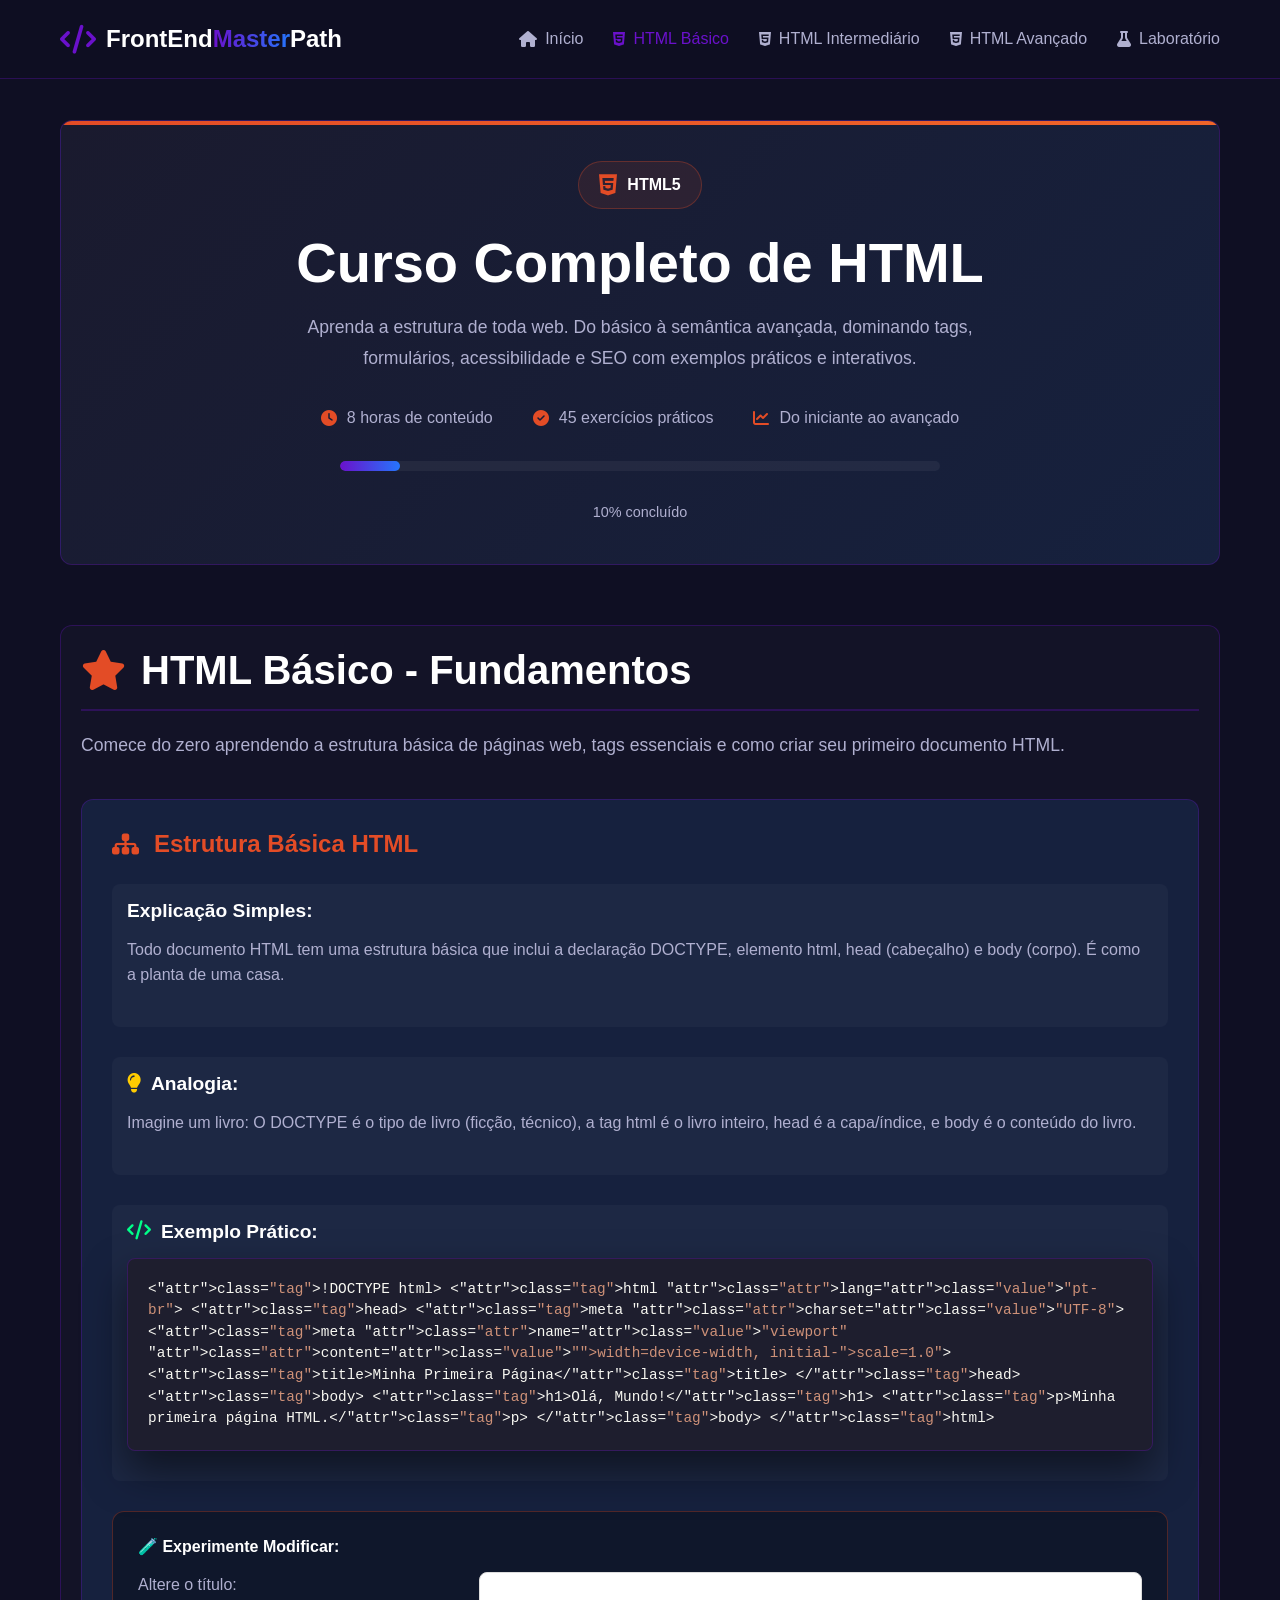
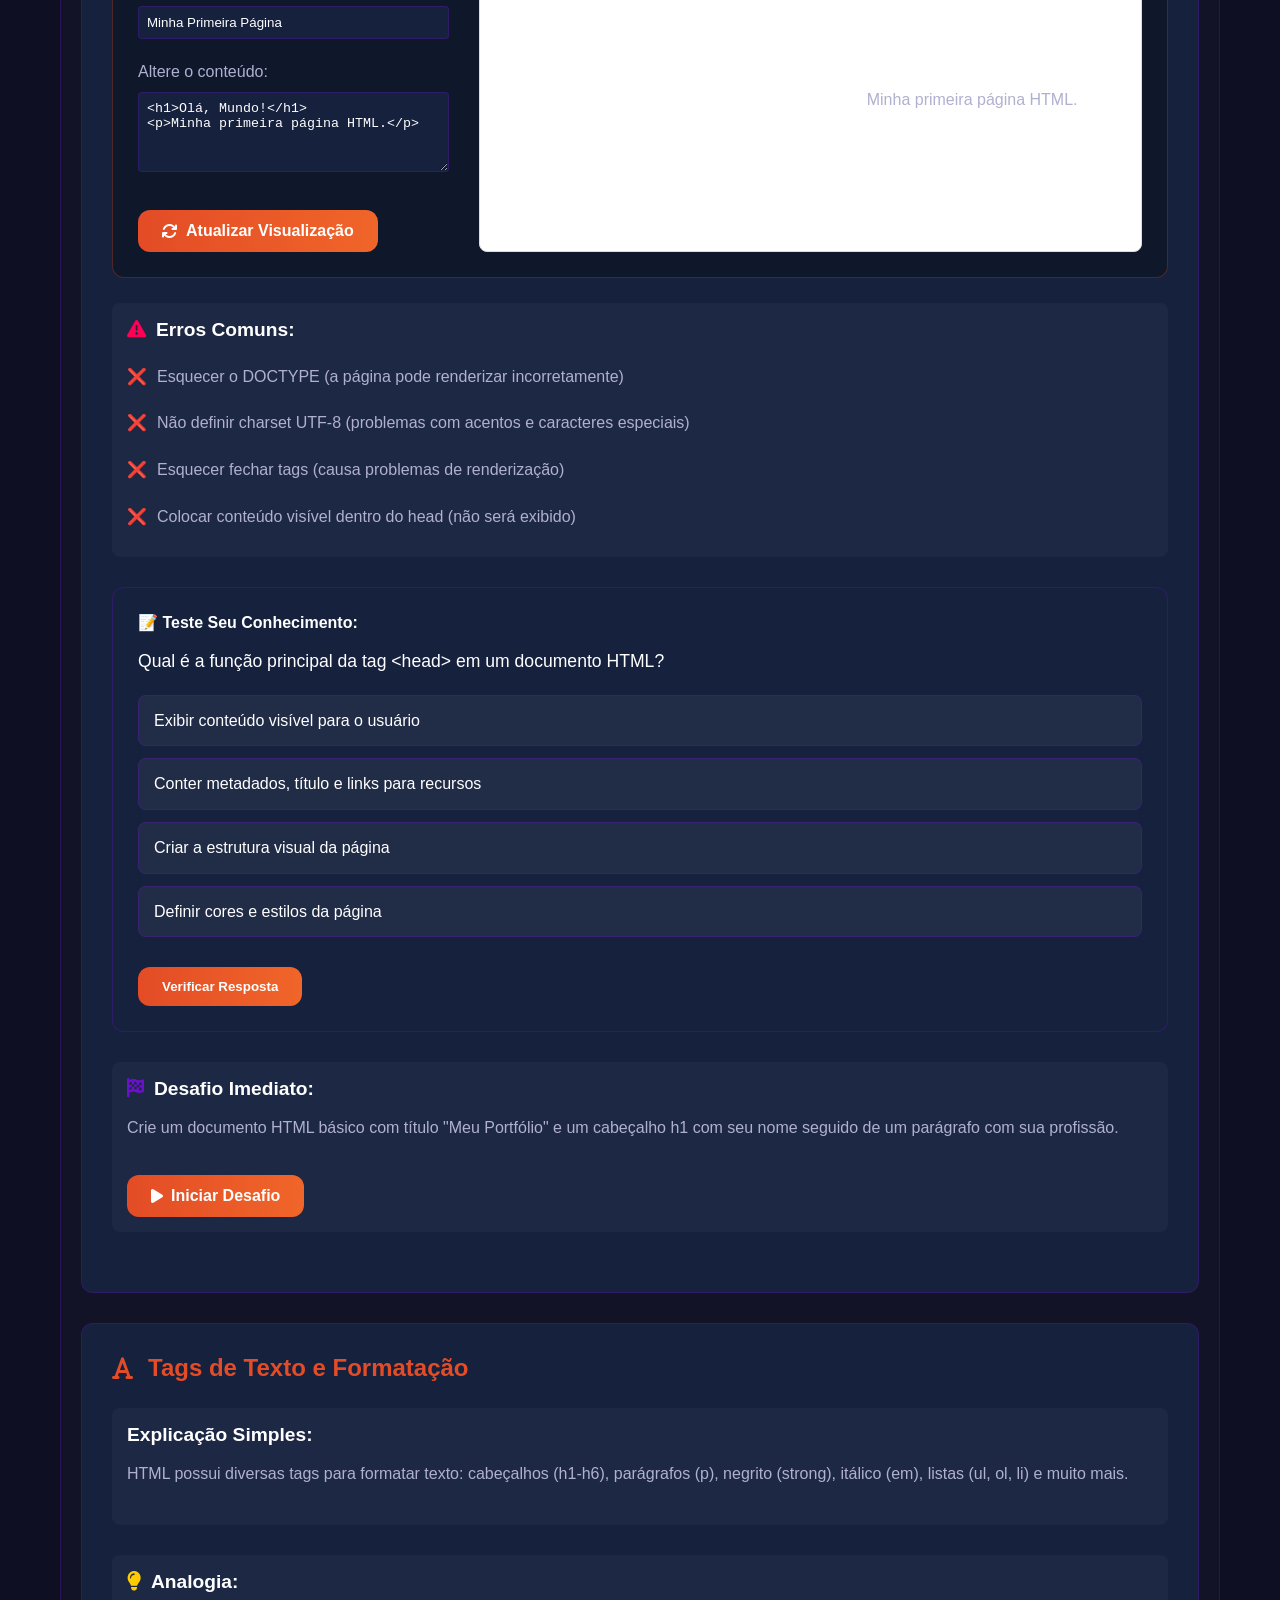
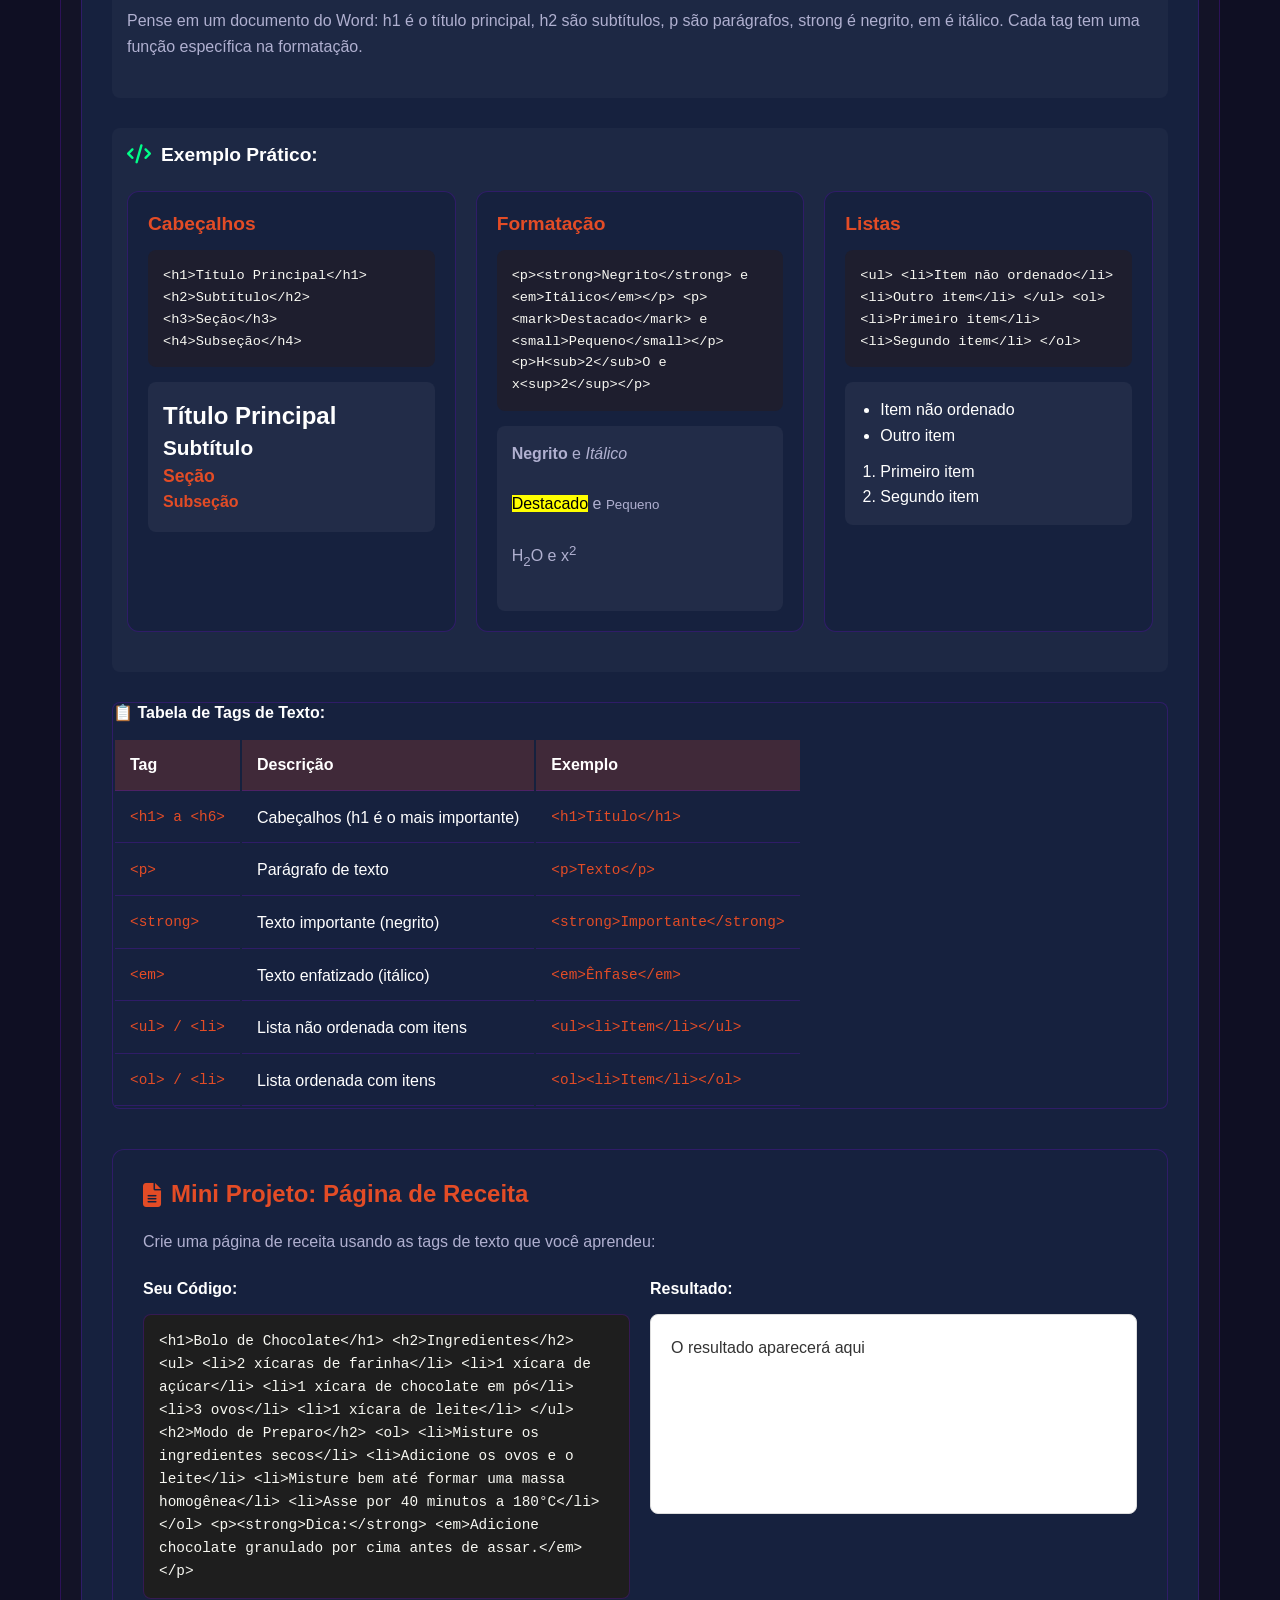
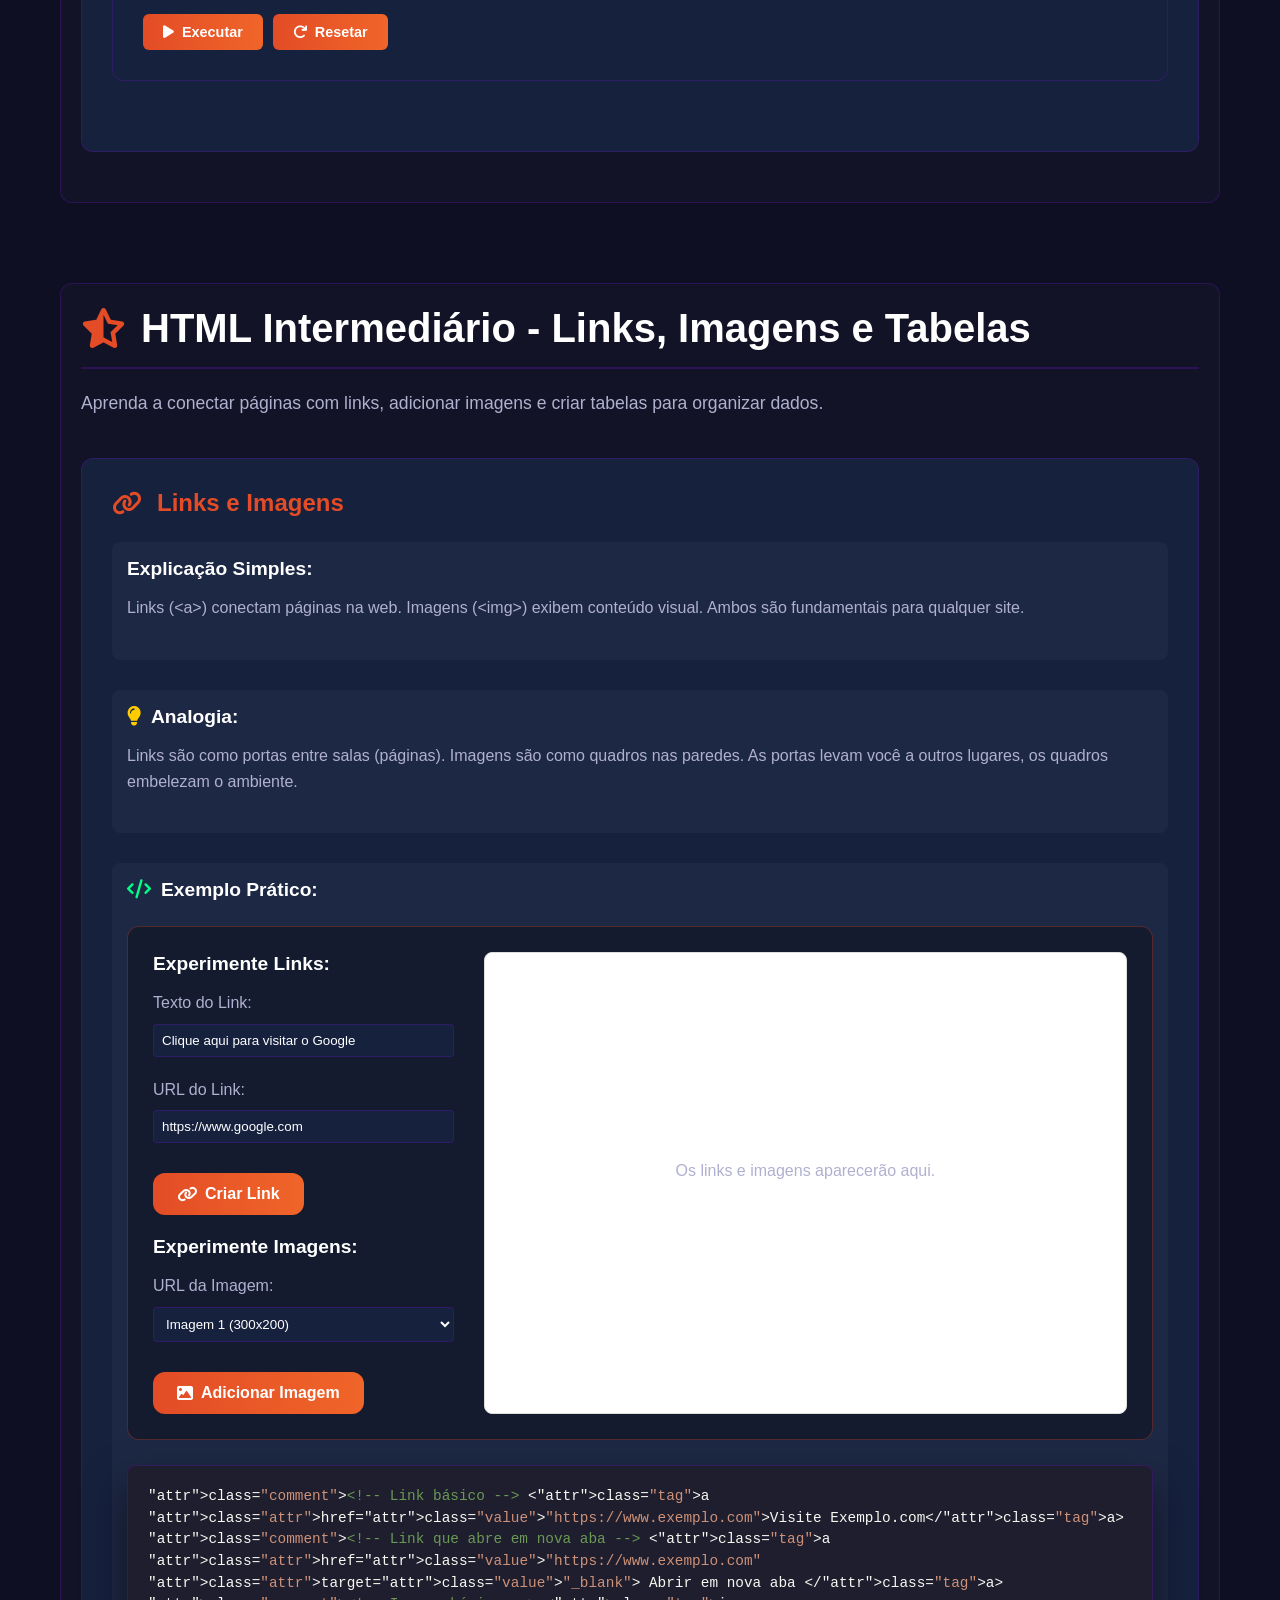
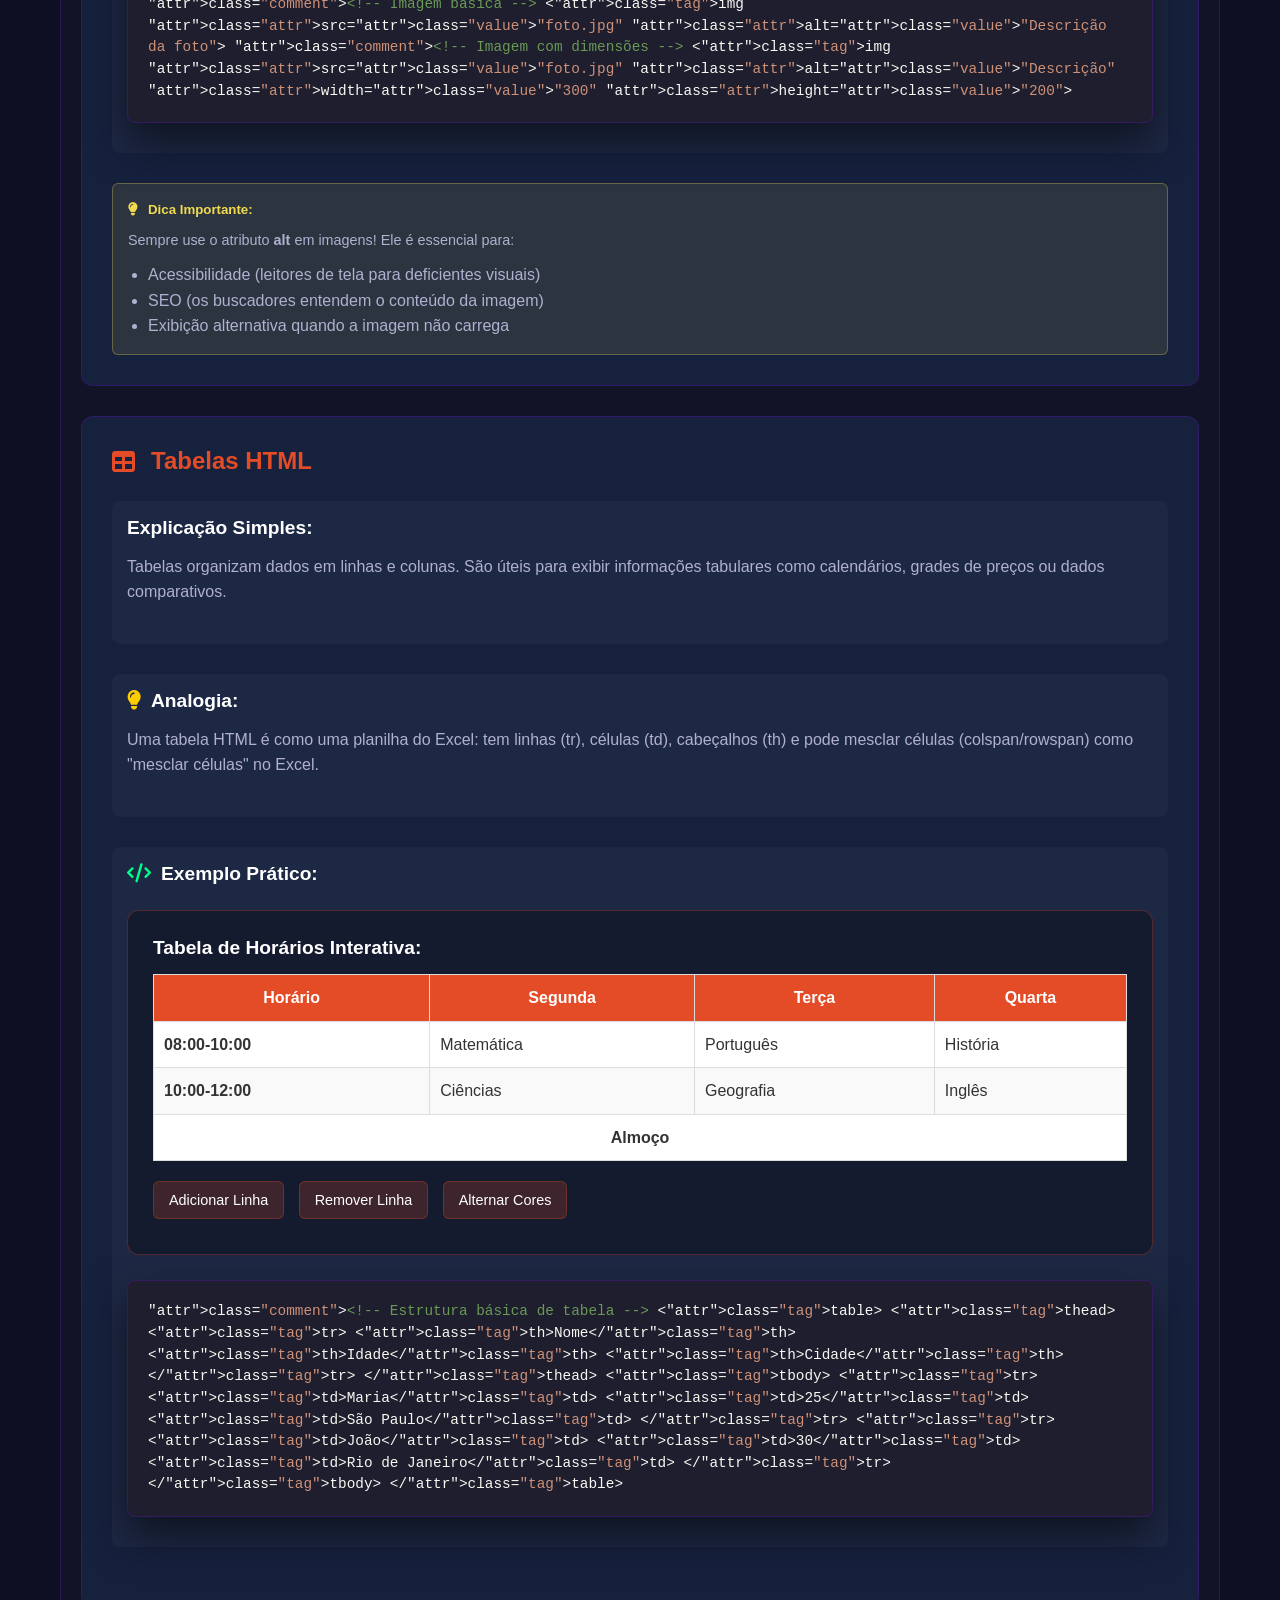
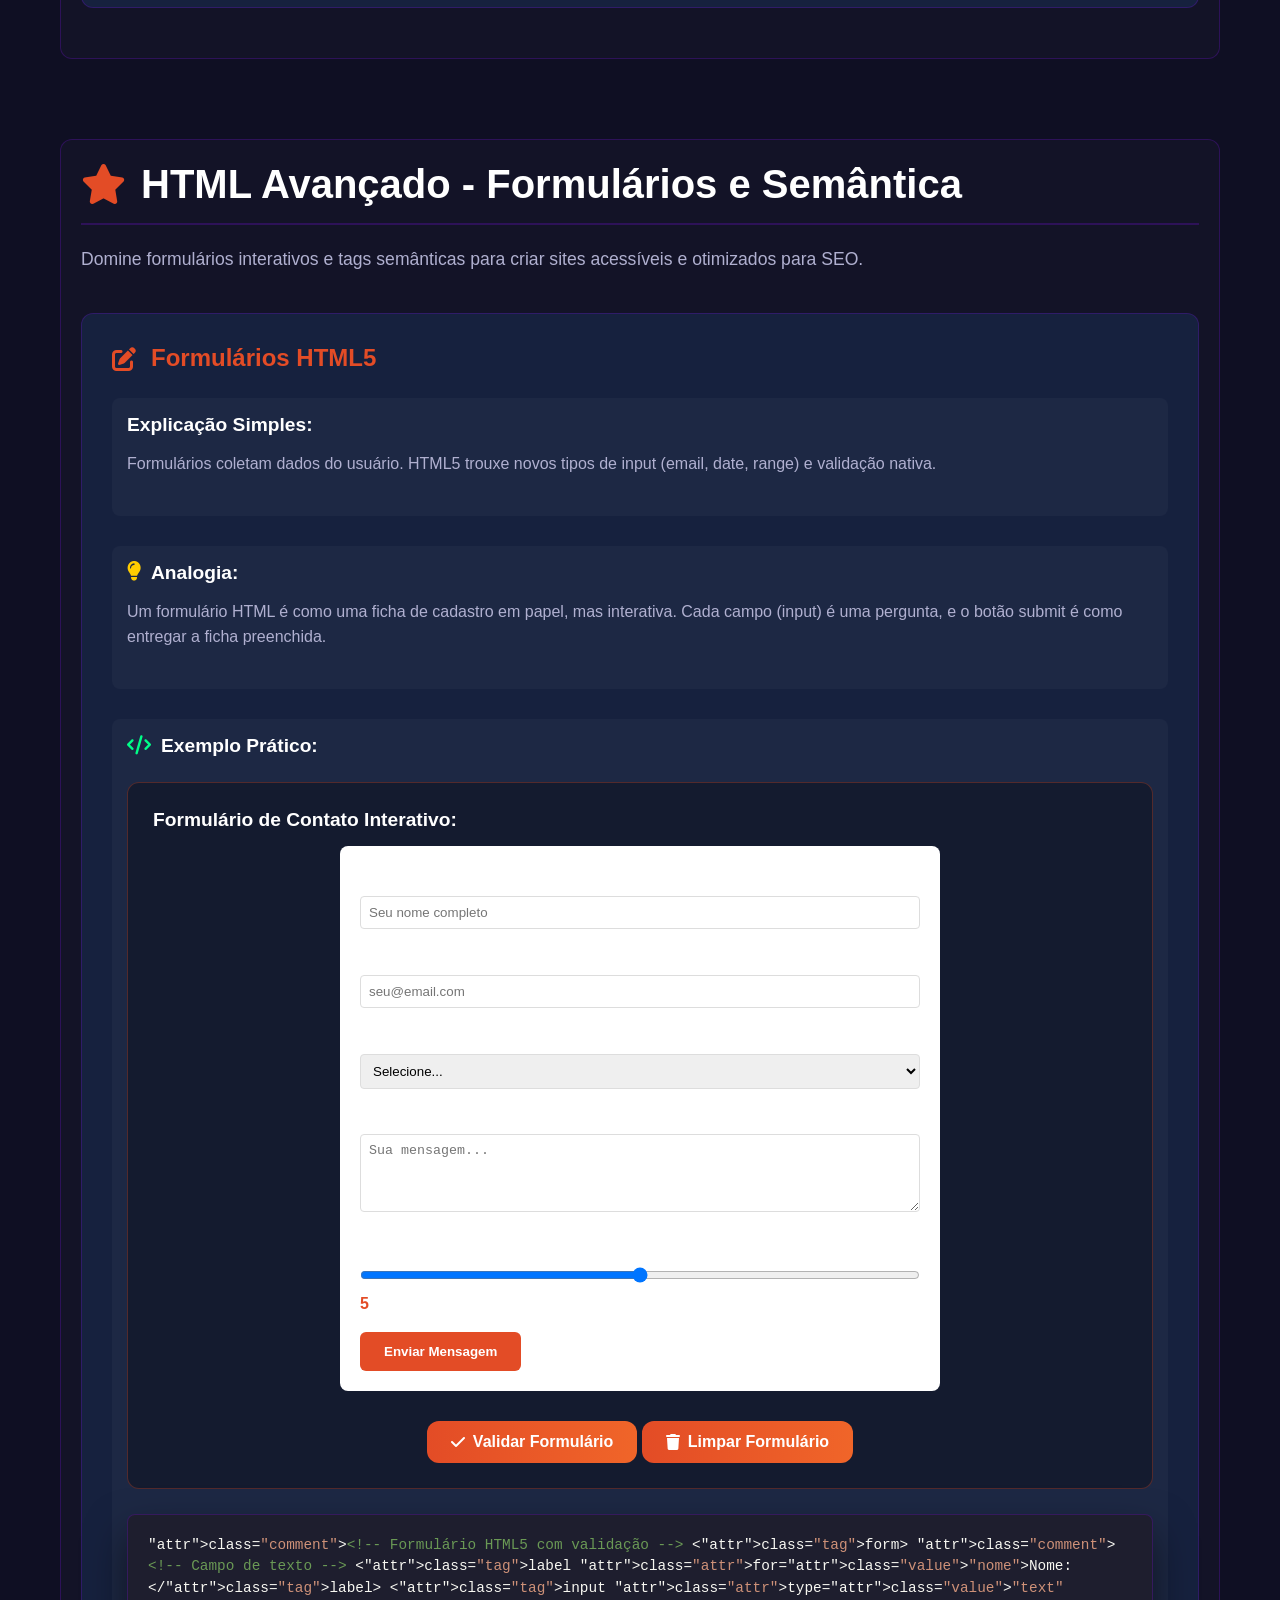
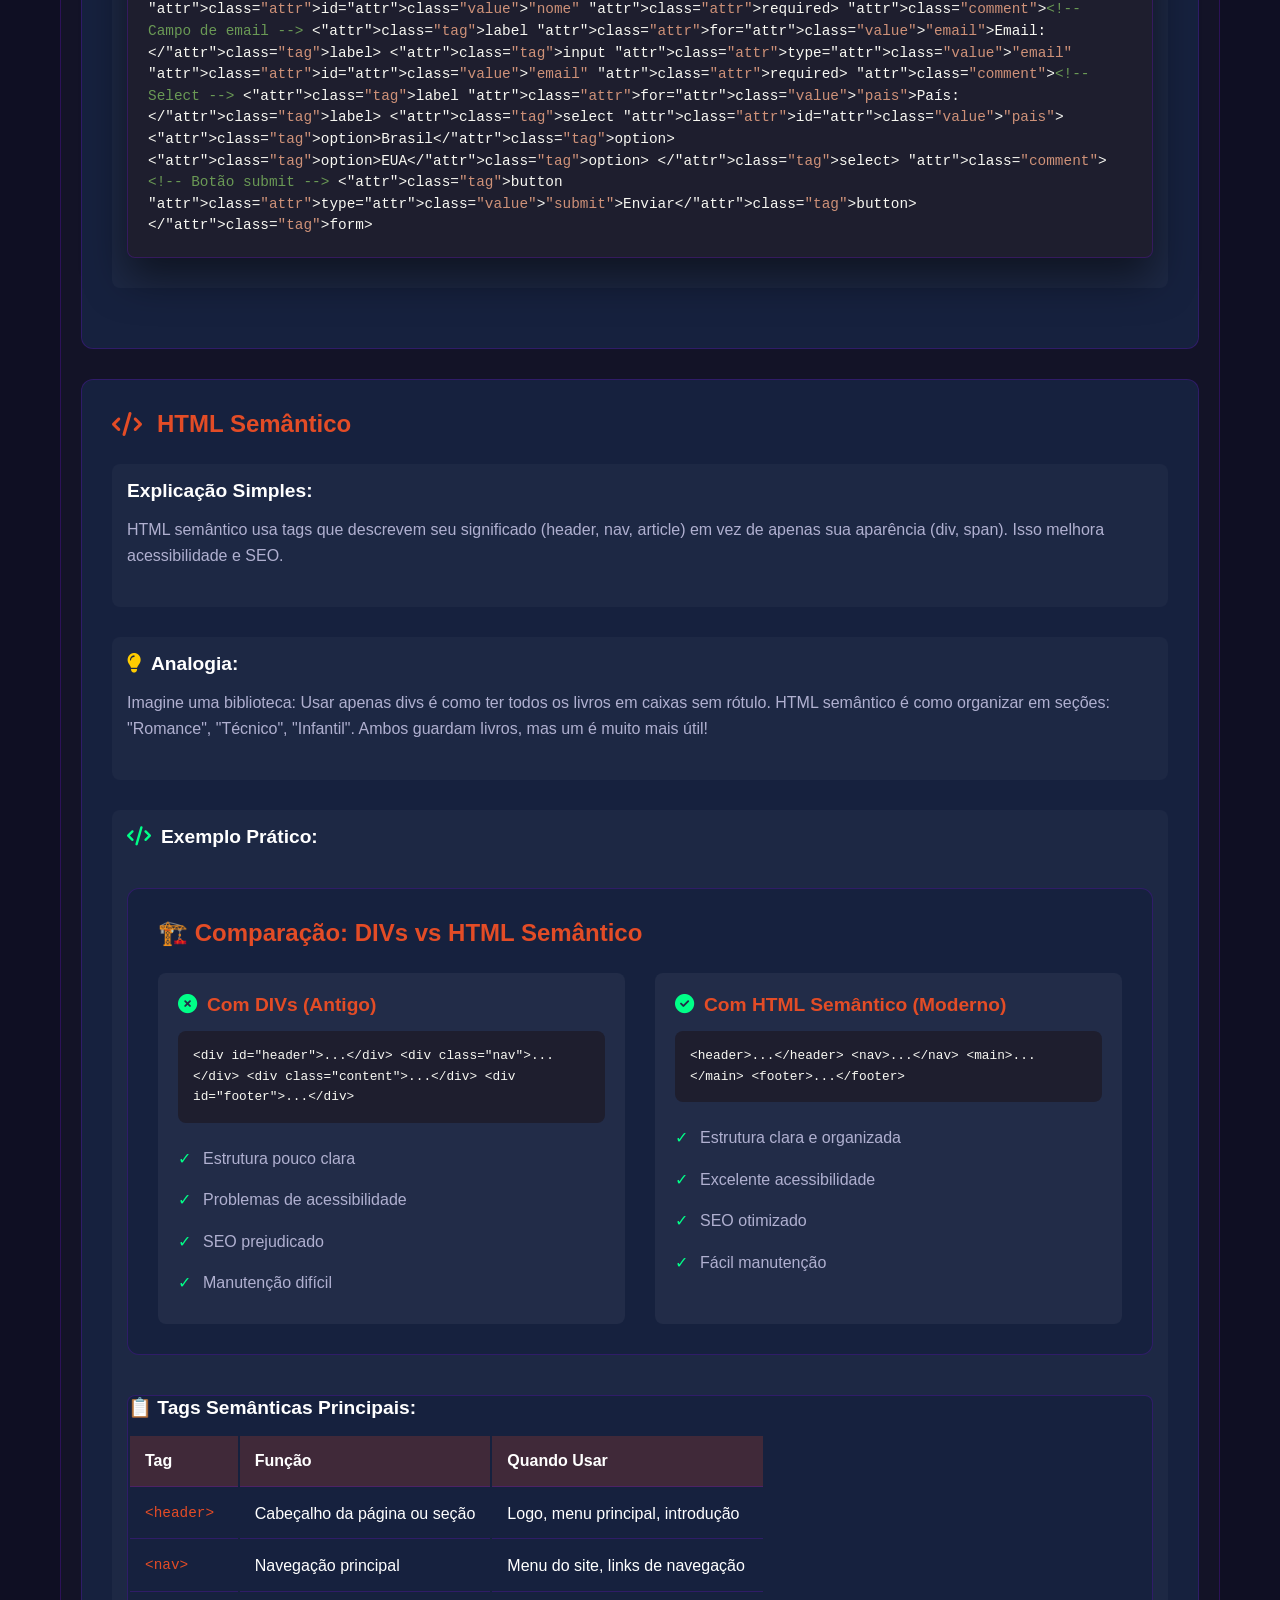
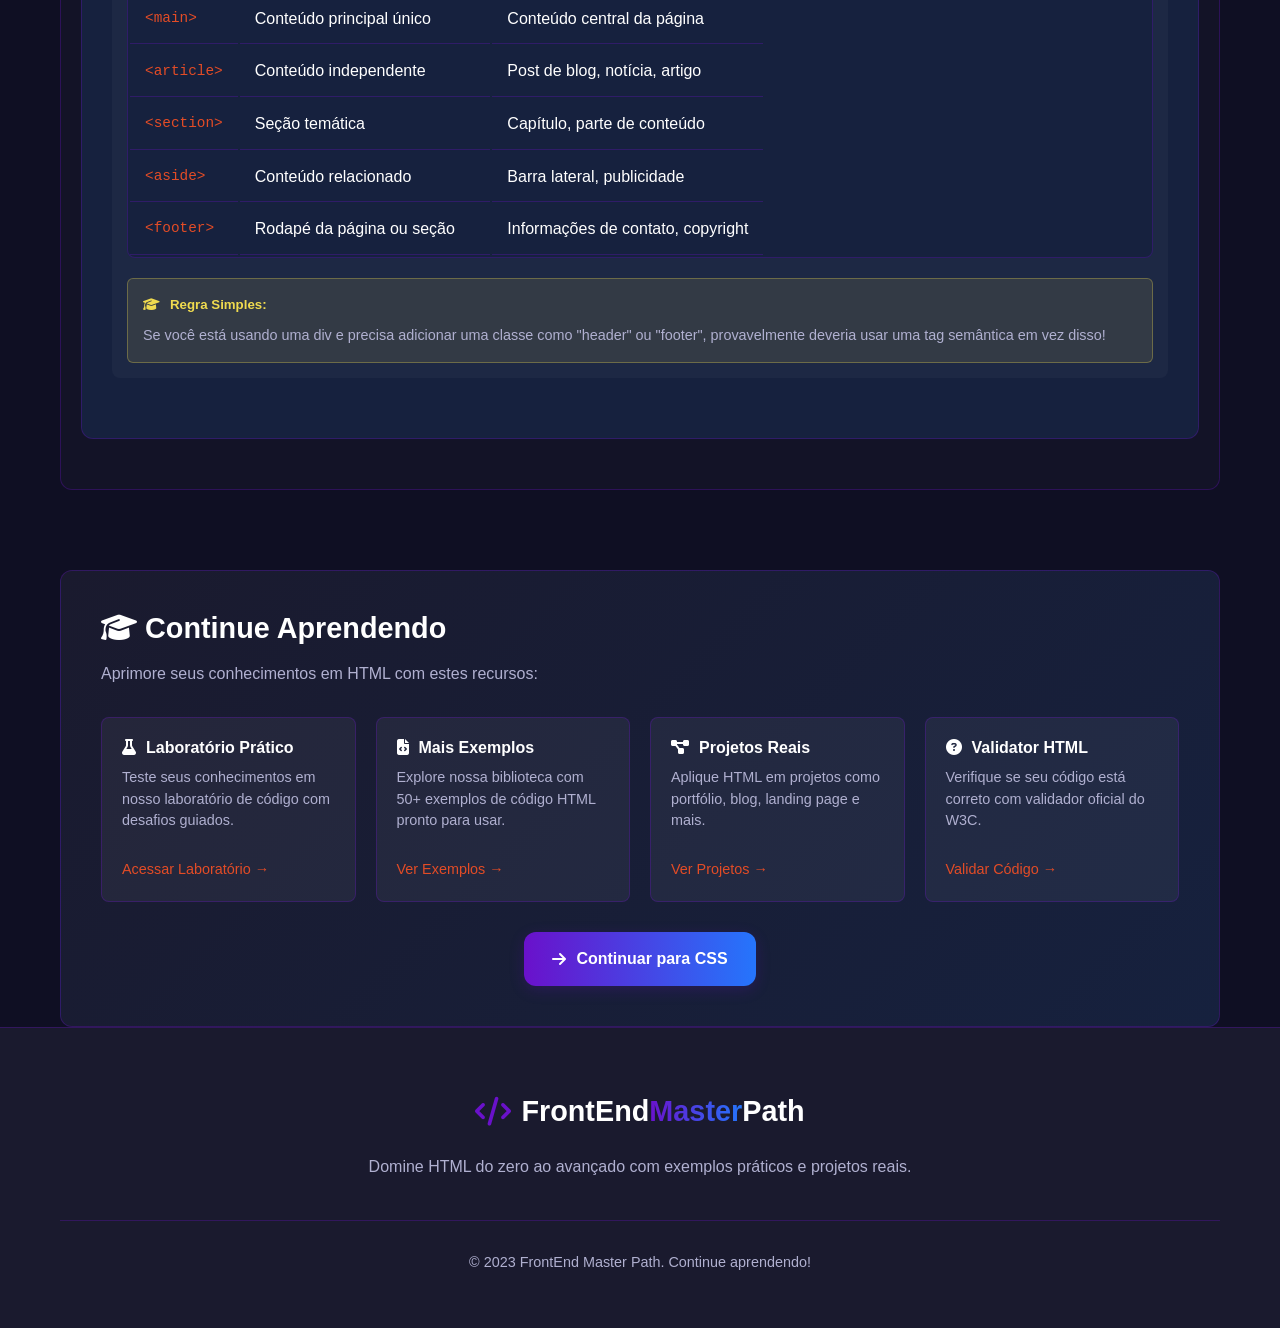
<file: Front_Dev/pages/html-course.html>
<!DOCTYPE html>
<html lang="pt-br">
  <head>
    <meta charset="UTF-8" />
    <meta name="viewport" content="width=device-width, initial-scale=1.0" />
    <title>Curso de HTML - FrontEnd Master Path</title>
    <link rel="stylesheet" href="../style.css" />
    <link
      rel="stylesheet"
      href="https://cdnjs.cloudflare.com/ajax/libs/font-awesome/6.4.0/css/all.min.css"
    />
    <style>
      /* Estilos específicos para a página do curso HTML */
      .curso-container {
        padding-top: 120px;
        min-height: 100vh;
        background: var(--bg-primary);
      }

      .curso-header {
        text-align: center;
        margin-bottom: 60px;
        padding: 40px 20px;
        background: var(--gradient-dark);
        border-radius: var(--border-radius);
        border: 1px solid var(--border-color);
        position: relative;
        overflow: hidden;
      }

      .curso-header::before {
        content: "";
        position: absolute;
        top: 0;
        left: 0;
        right: 0;
        height: 4px;
        background: linear-gradient(90deg, #e34c26, #f06529);
      }

      .curso-badge {
        display: inline-flex;
        align-items: center;
        gap: 10px;
        background: rgba(227, 76, 38, 0.1);
        padding: 10px 20px;
        border-radius: 50px;
        margin-bottom: 20px;
        border: 1px solid rgba(227, 76, 38, 0.3);
      }

      .curso-badge i {
        font-size: 1.5rem;
        color: #e34c26;
      }

      .curso-badge span {
        font-weight: 600;
        color: #fff;
      }

      .curso-descricao {
        max-width: 700px;
        margin: 0 auto 30px;
        font-size: 1.1rem;
        line-height: 1.8;
      }

      .curso-metadata {
        display: flex;
        justify-content: center;
        gap: 40px;
        flex-wrap: wrap;
        margin-bottom: 30px;
      }

      .meta-item {
        display: flex;
        align-items: center;
        gap: 10px;
        color: var(--text-secondary);
      }

      .meta-item i {
        color: #e34c26;
      }

      .curso-progresso {
        max-width: 600px;
        margin: 0 auto;
      }

      .progresso-texto {
        display: block;
        text-align: center;
        margin-top: 10px;
        color: var(--text-secondary);
        font-size: 0.9rem;
      }

      .nivel-section {
        margin-bottom: 80px;
        scroll-margin-top: 100px;
        padding: 20px;
        background: rgba(255, 255, 255, 0.02);
        border-radius: var(--border-radius);
        border: 1px solid var(--border-color);
      }

      .nivel-titulo {
        display: flex;
        align-items: center;
        gap: 15px;
        margin-bottom: 20px;
        padding-bottom: 15px;
        border-bottom: 2px solid var(--border-color);
        color: var(--text-primary);
      }

      .nivel-titulo i {
        color: #e34c26;
      }

      .nivel-descricao {
        color: var(--text-secondary);
        margin-bottom: 40px;
        font-size: 1.1rem;
        line-height: 1.6;
      }

      .conceito-card {
        background: var(--bg-card);
        border-radius: var(--border-radius);
        padding: 30px;
        margin-bottom: 30px;
        border: 1px solid var(--border-color);
        transition: var(--transition);
      }

      .conceito-card:hover {
        border-color: #e34c26;
        box-shadow: 0 10px 30px rgba(0, 0, 0, 0.2);
      }

      .conceito-card h3 {
        display: flex;
        align-items: center;
        gap: 15px;
        margin-bottom: 25px;
        color: #e34c26;
        font-size: 1.5rem;
      }

      .explicacao-simples,
      .analogia,
      .exemplo-pratico,
      .erros-comuns,
      .desafio-imediato {
        margin-bottom: 30px;
        padding: 15px;
        background: rgba(255, 255, 255, 0.03);
        border-radius: 8px;
      }

      .explicacao-simples h4,
      .analogia h4,
      .exemplo-pratico h4,
      .erros-comuns h4,
      .desafio-imediato h4 {
        display: flex;
        align-items: center;
        gap: 10px;
        margin-bottom: 15px;
        color: var(--text-primary);
        font-size: 1.2rem;
      }

      .explicacao-simples p,
      .analogia p,
      .exemplo-pratico p,
      .erros-comuns p,
      .desafio-imediato p {
        color: var(--text-secondary);
        line-height: 1.6;
        font-size: 1rem;
      }

      .analogia h4 i {
        color: var(--accent-warning);
      }

      .exemplo-pratico h4 i {
        color: var(--accent-success);
      }

      .erros-comuns h4 i {
        color: var(--accent-danger);
      }

      .desafio-imediato h4 i {
        color: var(--accent-primary);
      }

      .code-window.mini {
        max-width: 100%;
        margin: 15px 0;
        background: #1e1e2e;
        border-radius: 8px;
        overflow: hidden;
        border: 1px solid var(--border-color);
      }

      .code-window.mini .code-content {
        padding: 20px;
        overflow-x: auto;
        font-family: "JetBrains Mono", monospace;
        font-size: 0.9rem;
        line-height: 1.5;
      }

      .code-window.mini .code-content code {
        color: #f8f8f2;
        display: block;
      }

      .code-window.mini .code-content .tag {
        color: #e34c26;
      }

      .code-window.mini .code-content .attr {
        color: #9cdcfe;
      }

      .code-window.mini .code-content .value {
        color: #ce9178;
      }

      .code-window.mini .code-content .comment {
        color: #6a9955;
      }

      .erros-comuns ul {
        list-style: none;
        padding-left: 0;
      }

      .erros-comuns li {
        padding: 8px 0;
        padding-left: 30px;
        position: relative;
        color: var(--text-secondary);
        margin-bottom: 5px;
      }

      .erros-comuns li::before {
        content: "❌";
        position: absolute;
        left: 0;
        color: var(--accent-danger);
      }

      .btn-desafio {
        background: linear-gradient(90deg, #e34c26, #f06529);
        color: white;
        border: none;
        padding: 12px 24px;
        border-radius: var(--border-radius);
        font-weight: 600;
        cursor: pointer;
        transition: var(--transition);
        display: inline-flex;
        align-items: center;
        gap: 8px;
        font-size: 1rem;
        margin-top: 10px;
      }

      .btn-desafio:hover {
        transform: translateY(-2px);
        box-shadow: 0 5px 15px rgba(227, 76, 38, 0.4);
      }

      .demonstracao-viva {
        background: rgba(0, 0, 0, 0.3);
        border-radius: var(--border-radius);
        padding: 25px;
        margin: 25px 0;
        border: 1px solid rgba(227, 76, 38, 0.3);
      }

      .demo-container {
        display: flex;
        gap: 30px;
        flex-wrap: wrap;
      }

      .demo-controls {
        flex: 1;
        min-width: 250px;
      }

      .demo-preview {
        flex: 2;
        min-width: 300px;
        background: white;
        border-radius: 8px;
        padding: 20px;
        min-height: 200px;
        display: flex;
        align-items: center;
        justify-content: center;
        border: 1px solid #ddd;
      }

      .control-group {
        margin-bottom: 20px;
      }

      .control-group label {
        display: block;
        margin-bottom: 8px;
        color: var(--text-secondary);
        font-weight: 500;
      }

      .toggle-button {
        background: rgba(227, 76, 38, 0.2);
        border: 1px solid rgba(227, 76, 38, 0.3);
        color: var(--text-primary);
        padding: 10px 15px;
        border-radius: 6px;
        cursor: pointer;
        transition: var(--transition);
        font-size: 0.9rem;
        margin-right: 10px;
        margin-bottom: 10px;
      }

      .toggle-button:hover {
        background: rgba(227, 76, 38, 0.3);
      }

      .toggle-button.ativo {
        background: #e34c26;
        color: white;
      }

      .exemplos-interativos {
        display: grid;
        grid-template-columns: repeat(auto-fit, minmax(280px, 1fr));
        gap: 20px;
        margin: 25px 0;
      }

      .exemplo-interativo {
        background: var(--bg-card);
        border-radius: var(--border-radius);
        padding: 20px;
        border: 1px solid var(--border-color);
        transition: var(--transition);
      }

      .exemplo-interativo:hover {
        border-color: #e34c26;
        transform: translateY(-3px);
      }

      .exemplo-interativo h4 {
        display: flex;
        align-items: center;
        gap: 10px;
        margin-bottom: 15px;
        color: #e34c26;
      }

      .exemplo-codigo {
        background: #1e1e2e;
        border-radius: 8px;
        padding: 15px;
        font-family: "JetBrains Mono", monospace;
        font-size: 0.85rem;
        margin: 15px 0;
        overflow-x: auto;
        color: #f8f8f2;
      }

      .exemplo-resultado {
        background: rgba(255, 255, 255, 0.05);
        border-radius: 8px;
        padding: 15px;
        margin-top: 15px;
        min-height: 80px;
      }

      .tabela-tags {
        width: 100%;
        border-collapse: collapse;
        margin: 20px 0;
        background: var(--bg-card);
        border-radius: 8px;
        overflow: hidden;
        border: 1px solid var(--border-color);
      }

      .tabela-tags th,
      .tabela-tags td {
        padding: 12px 15px;
        text-align: left;
        border-bottom: 1px solid var(--border-color);
      }

      .tabela-tags th {
        background: rgba(227, 76, 38, 0.2);
        color: var(--text-primary);
        font-weight: 600;
      }

      .tabela-tags tr:hover {
        background: rgba(255, 255, 255, 0.03);
      }

      .tabela-tags .tag-exemplo {
        color: #e34c26;
        font-family: "JetBrains Mono", monospace;
        font-size: 0.9rem;
      }

      .quiz-container {
        background: var(--bg-card);
        border-radius: var(--border-radius);
        padding: 25px;
        margin: 30px 0;
        border: 1px solid var(--border-color);
      }

      .quiz-pergunta {
        font-size: 1.1rem;
        margin-bottom: 20px;
        color: var(--text-primary);
        line-height: 1.5;
      }

      .quiz-opcoes {
        display: flex;
        flex-direction: column;
        gap: 12px;
        margin-bottom: 20px;
      }

      .quiz-opcao {
        background: rgba(255, 255, 255, 0.05);
        border: 1px solid var(--border-color);
        border-radius: 8px;
        padding: 12px 15px;
        cursor: pointer;
        transition: var(--transition);
      }

      .quiz-opcao:hover {
        background: rgba(227, 76, 38, 0.1);
        border-color: #e34c26;
      }

      .quiz-opcao.selecionada {
        background: rgba(0, 255, 136, 0.1);
        border-color: var(--accent-success);
      }

      .quiz-feedback {
        padding: 15px;
        border-radius: 8px;
        margin-top: 15px;
        display: none;
        animation: fadeIn 0.3s ease;
      }

      .quiz-feedback.correta {
        background: rgba(0, 255, 136, 0.1);
        border: 1px solid var(--accent-success);
        color: var(--accent-success);
        display: block;
      }

      .quiz-feedback.incorreta {
        background: rgba(255, 0, 85, 0.1);
        border: 1px solid var(--accent-danger);
        color: var(--accent-danger);
        display: block;
      }

      .btn-quiz {
        background: linear-gradient(90deg, #e34c26, #f06529);
        color: white;
        border: none;
        padding: 12px 24px;
        border-radius: var(--border-radius);
        font-weight: 600;
        cursor: pointer;
        transition: var(--transition);
        margin-top: 10px;
      }

      .btn-quiz:hover {
        transform: translateY(-2px);
        box-shadow: 0 5px 15px rgba(227, 76, 38, 0.3);
      }

      .recursos-adicionais {
        background: var(--gradient-dark);
        border-radius: var(--border-radius);
        padding: 40px;
        margin-top: 60px;
        border: 1px solid var(--border-color);
      }

      .recursos-lista {
        display: grid;
        grid-template-columns: repeat(auto-fit, minmax(250px, 1fr));
        gap: 20px;
        margin-top: 30px;
      }

      .recurso-item {
        background: rgba(255, 255, 255, 0.05);
        border-radius: 8px;
        padding: 20px;
        border: 1px solid var(--border-color);
        transition: var(--transition);
      }

      .recurso-item:hover {
        border-color: #e34c26;
        transform: translateY(-3px);
      }

      .recurso-item h4 {
        display: flex;
        align-items: center;
        gap: 10px;
        margin-bottom: 10px;
        color: var(--text-primary);
      }

      .recurso-item p {
        color: var(--text-secondary);
        font-size: 0.9rem;
        line-height: 1.5;
      }

      .comparacao-container {
        background: var(--bg-card);
        border-radius: var(--border-radius);
        padding: 30px;
        margin: 40px 0;
        border: 1px solid var(--border-color);
      }

      .comparacao-grid {
        display: grid;
        grid-template-columns: repeat(auto-fit, minmax(300px, 1fr));
        gap: 30px;
        margin-top: 25px;
      }

      .comparacao-item {
        background: rgba(255, 255, 255, 0.05);
        border-radius: 8px;
        padding: 20px;
      }

      .comparacao-item h4 {
        color: #e34c26;
        margin-bottom: 15px;
        display: flex;
        align-items: center;
        gap: 10px;
      }

      .comparacao-item ul {
        list-style: none;
        padding-left: 0;
        margin: 0;
      }

      .comparacao-item li {
        padding: 8px 0;
        padding-left: 25px;
        position: relative;
        color: var(--text-secondary);
      }

      .comparacao-item li:before {
        content: "✓";
        position: absolute;
        left: 0;
        color: #00ff88;
      }

      .projeto-mini {
        background: var(--bg-card);
        border-radius: var(--border-radius);
        padding: 30px;
        margin: 40px 0;
        border: 1px solid var(--border-color);
      }

      .projeto-mini h3 {
        display: flex;
        align-items: center;
        gap: 10px;
        color: #e34c26;
        margin-bottom: 20px;
      }

      .projeto-editor {
        display: grid;
        grid-template-columns: 1fr 1fr;
        gap: 20px;
        margin-top: 20px;
      }

      @media (max-width: 768px) {
        .projeto-editor {
          grid-template-columns: 1fr;
        }
      }

      .editor-area {
        background: #1e1e1e;
        border-radius: 8px;
        padding: 15px;
        font-family: "JetBrains Mono", monospace;
        font-size: 0.9rem;
        min-height: 200px;
        max-height: 300px;
        overflow: auto;
        color: #f8f8f2;
        border: 1px solid var(--border-color);
      }

      .editor-area:focus {
        outline: 2px solid #e34c26;
      }

      .preview-mini {
        background: white;
        border-radius: 8px;
        padding: 20px;
        border: 1px solid #ddd;
        min-height: 200px;
        overflow: auto;
        color: #333;
      }

      .controles-editor {
        display: flex;
        gap: 10px;
        margin-top: 15px;
        flex-wrap: wrap;
      }

      .btn-editor {
        background: linear-gradient(90deg, #e34c26, #f06529);
        color: white;
        border: none;
        padding: 10px 20px;
        border-radius: 6px;
        cursor: pointer;
        font-weight: 600;
        display: flex;
        align-items: center;
        gap: 8px;
        font-size: 0.9rem;
      }

      .btn-editor:hover {
        transform: translateY(-2px);
        box-shadow: 0 5px 15px rgba(227, 76, 38, 0.3);
      }

      .dica {
        background: rgba(240, 219, 79, 0.1);
        border: 1px solid rgba(240, 219, 79, 0.3);
        border-radius: 6px;
        padding: 15px;
        margin-top: 20px;
      }

      .dica h5 {
        display: flex;
        align-items: center;
        gap: 10px;
        color: #f0db4f;
        margin-bottom: 10px;
      }

      .dica p {
        color: var(--text-secondary);
        font-size: 0.9rem;
        margin: 0;
        line-height: 1.5;
      }

      /* Animações */
      @keyframes fadeIn {
        from {
          opacity: 0;
          transform: translateY(10px);
        }
        to {
          opacity: 1;
          transform: translateY(0);
        }
      }

      @keyframes highlight {
        0% {
          background-color: rgba(227, 76, 38, 0.1);
        }
        100% {
          background-color: transparent;
        }
      }

      .animate-in {
        animation: fadeIn 0.6s ease forwards;
      }

      .highlight {
        animation: highlight 2s ease;
      }

      @media (max-width: 768px) {
        .curso-header {
          padding: 30px 15px;
        }

        .curso-metadata {
          flex-direction: column;
          gap: 20px;
          align-items: center;
        }

        .conceito-card {
          padding: 20px;
        }

        .demo-container {
          flex-direction: column;
        }

        .demo-controls,
        .demo-preview {
          min-width: 100%;
        }

        .nivel-section {
          padding: 15px;
        }
      }
    </style>
  </head>
  <body>
    <nav class="navbar">
      <div class="container">
        <div class="logo">
          <i class="fas fa-code"></i>
          <span>FrontEnd<span class="logo-accent">Master</span>Path</span>
        </div>
        <div class="nav-links">
          <a href="../index.html" class="nav-link"
            ><i class="fas fa-home"></i> Início</a
          >
          <a href="#basico" class="nav-link active"
            ><i class="fab fa-html5"></i> HTML Básico</a
          >
          <a href="#intermediario" class="nav-link"
            ><i class="fab fa-html5"></i> HTML Intermediário</a
          >
          <a href="#avancado" class="nav-link"
            ><i class="fab fa-html5"></i> HTML Avançado</a
          >
          <a href="../index.html#laboratorio" class="nav-link"
            ><i class="fas fa-flask"></i> Laboratório</a
          >
        </div>
        <button class="menu-toggle">
          <i class="fas fa-bars"></i>
        </button>
      </div>
    </nav>

    <main class="curso-container">
      <div class="container">
        <!-- Cabeçalho do Curso -->
        <header class="curso-header">
          <div class="curso-badge">
            <i class="fab fa-html5"></i>
            <span>HTML5</span>
          </div>
          <h1>Curso Completo de HTML</h1>
          <p class="curso-descricao">
            Aprenda a estrutura de toda web. Do básico à semântica avançada,
            dominando tags, formulários, acessibilidade e SEO com exemplos
            práticos e interativos.
          </p>

          <div class="curso-metadata">
            <div class="meta-item">
              <i class="fas fa-clock"></i>
              <span>8 horas de conteúdo</span>
            </div>
            <div class="meta-item">
              <i class="fas fa-check-circle"></i>
              <span>45 exercícios práticos</span>
            </div>
            <div class="meta-item">
              <i class="fas fa-chart-line"></i>
              <span>Do iniciante ao avançado</span>
            </div>
          </div>

          <div class="curso-progresso">
            <div class="progresso-bar">
              <div class="progresso-fill" style="width: 10%"></div>
            </div>
            <span class="progresso-texto">10% concluído</span>
          </div>
        </header>

        <!-- Conteúdo do Curso -->
        <div class="curso-conteudo">
          <!-- Seção Básico -->
          <section id="basico" class="nivel-section">
            <h2 class="nivel-titulo">
              <i class="fas fa-star"></i> HTML Básico - Fundamentos
            </h2>
            <p class="nivel-descricao">
              Comece do zero aprendendo a estrutura básica de páginas web, tags
              essenciais e como criar seu primeiro documento HTML.
            </p>

            <!-- Conceito: Estrutura Básica -->
            <div class="conceito-card">
              <h3><i class="fas fa-sitemap"></i> Estrutura Básica HTML</h3>

              <div class="explicacao-simples">
                <h4>Explicação Simples:</h4>
                <p>
                  Todo documento HTML tem uma estrutura básica que inclui a
                  declaração DOCTYPE, elemento html, head (cabeçalho) e body
                  (corpo). É como a planta de uma casa.
                </p>
              </div>

              <div class="analogia">
                <h4><i class="fas fa-lightbulb"></i> Analogia:</h4>
                <p>
                  Imagine um livro: O DOCTYPE é o tipo de livro (ficção,
                  técnico), a tag html é o livro inteiro, head é a capa/índice,
                  e body é o conteúdo do livro.
                </p>
              </div>

              <div class="exemplo-pratico">
                <h4><i class="fas fa-code"></i> Exemplo Prático:</h4>
                <div class="code-window mini">
                  <div class="code-content">
                    <code
                      >&lt;<span class="tag">!DOCTYPE html</span>&gt; &lt;<span
                        class="tag"
                        >html</span
                      >
                      <span class="attr">lang</span>=<span class="value"
                        >"pt-br"</span
                      >&gt; &lt;<span class="tag">head</span>&gt; &lt;<span
                        class="tag"
                        >meta</span
                      >
                      <span class="attr">charset</span>=<span class="value"
                        >"UTF-8"</span
                      >&gt; &lt;<span class="tag">meta</span>
                      <span class="attr">name</span>=<span class="value"
                        >"viewport"</span
                      >
                      <span class="attr">content</span>=<span class="value"
                        >"width=device-width, initial-scale=1.0"</span
                      >&gt; &lt;<span class="tag">title</span>&gt;Minha Primeira
                      Página&lt;/<span class="tag">title</span>&gt; &lt;/<span
                        class="tag"
                        >head</span
                      >&gt; &lt;<span class="tag">body</span>&gt; &lt;<span
                        class="tag"
                        >h1</span
                      >&gt;Olá, Mundo!&lt;/<span class="tag">h1</span>&gt;
                      &lt;<span class="tag">p</span>&gt;Minha primeira página
                      HTML.&lt;/<span class="tag">p</span>&gt; &lt;/<span
                        class="tag"
                        >body</span
                      >&gt; &lt;/<span class="tag">html</span>&gt;</code
                    >
                  </div>
                </div>
              </div>

              <div class="demonstracao-viva">
                <h4>🧪 Experimente Modificar:</h4>
                <div class="demo-container">
                  <div class="demo-controls">
                    <div class="control-group">
                      <label>Altere o título:</label>
                      <input
                        type="text"
                        id="titulo-input"
                        value="Minha Primeira Página"
                        style="
                          width: 100%;
                          padding: 8px;
                          border-radius: 4px;
                          border: 1px solid var(--border-color);
                          background: var(--bg-card);
                          color: var(--text-primary);
                        "
                      />
                    </div>
                    <div class="control-group">
                      <label>Altere o conteúdo:</label>
                      <textarea
                        id="conteudo-input"
                        style="
                          width: 100%;
                          padding: 8px;
                          border-radius: 4px;
                          border: 1px solid var(--border-color);
                          background: var(--bg-card);
                          color: var(--text-primary);
                          height: 80px;
                        "
                      >
&lt;h1&gt;Olá, Mundo!&lt;/h1&gt;
&lt;p&gt;Minha primeira página HTML.&lt;/p&gt;</textarea
                      >
                    </div>
                    <button
                      class="btn-desafio"
                      onclick="atualizarEstruturaDemo()"
                    >
                      <i class="fas fa-sync"></i> Atualizar Visualização
                    </button>
                  </div>

                  <div class="demo-preview" id="estrutura-preview">
                    <h1>Olá, Mundo!</h1>
                    <p>Minha primeira página HTML.</p>
                  </div>
                </div>
              </div>

              <div class="erros-comuns">
                <h4>
                  <i class="fas fa-exclamation-triangle"></i> Erros Comuns:
                </h4>
                <ul>
                  <li>
                    Esquecer o DOCTYPE (a página pode renderizar incorretamente)
                  </li>
                  <li>
                    Não definir charset UTF-8 (problemas com acentos e
                    caracteres especiais)
                  </li>
                  <li>
                    Esquecer fechar tags (causa problemas de renderização)
                  </li>
                  <li>
                    Colocar conteúdo visível dentro do head (não será exibido)
                  </li>
                </ul>
              </div>

              <div class="quiz-container">
                <h4>📝 Teste Seu Conhecimento:</h4>
                <div class="quiz-pergunta">
                  Qual é a função principal da tag &lt;head&gt; em um documento
                  HTML?
                </div>
                <div class="quiz-opcoes">
                  <div class="quiz-opcao" data-resposta="incorreta">
                    Exibir conteúdo visível para o usuário
                  </div>
                  <div class="quiz-opcao" data-resposta="correta">
                    Conter metadados, título e links para recursos
                  </div>
                  <div class="quiz-opcao" data-resposta="incorreta">
                    Criar a estrutura visual da página
                  </div>
                  <div class="quiz-opcao" data-resposta="incorreta">
                    Definir cores e estilos da página
                  </div>
                </div>
                <button class="btn-quiz" onclick="verificarQuiz('estrutura')">
                  Verificar Resposta
                </button>
                <div class="quiz-feedback" id="feedback-estrutura"></div>
              </div>

              <div class="desafio-imediato">
                <h4><i class="fas fa-flag-checkered"></i> Desafio Imediato:</h4>
                <p>
                  Crie um documento HTML básico com título "Meu Portfólio" e um
                  cabeçalho h1 com seu nome seguido de um parágrafo com sua
                  profissão.
                </p>
                <button class="btn-desafio" onclick="iniciarDesafioEstrutura()">
                  <i class="fas fa-play"></i> Iniciar Desafio
                </button>
              </div>
            </div>

            <!-- Conceito: Tags de Texto -->
            <div class="conceito-card">
              <h3><i class="fas fa-font"></i> Tags de Texto e Formatação</h3>

              <div class="explicacao-simples">
                <h4>Explicação Simples:</h4>
                <p>
                  HTML possui diversas tags para formatar texto: cabeçalhos
                  (h1-h6), parágrafos (p), negrito (strong), itálico (em),
                  listas (ul, ol, li) e muito mais.
                </p>
              </div>

              <div class="analogia">
                <h4><i class="fas fa-lightbulb"></i> Analogia:</h4>
                <p>
                  Pense em um documento do Word: h1 é o título principal, h2 são
                  subtítulos, p são parágrafos, strong é negrito, em é itálico.
                  Cada tag tem uma função específica na formatação.
                </p>
              </div>

              <div class="exemplo-pratico">
                <h4><i class="fas fa-code"></i> Exemplo Prático:</h4>
                <div class="exemplos-interativos">
                  <div class="exemplo-interativo">
                    <h4>Cabeçalhos</h4>
                    <div class="exemplo-codigo">
                      &lt;h1&gt;Título Principal&lt;/h1&gt;
                      &lt;h2&gt;Subtítulo&lt;/h2&gt; &lt;h3&gt;Seção&lt;/h3&gt;
                      &lt;h4&gt;Subseção&lt;/h4&gt;
                    </div>
                    <div class="exemplo-resultado">
                      <h1 style="font-size: 1.5rem; margin: 5px 0">
                        Título Principal
                      </h1>
                      <h2 style="font-size: 1.3rem; margin: 5px 0">
                        Subtítulo
                      </h2>
                      <h3 style="font-size: 1.1rem; margin: 5px 0">Seção</h3>
                      <h4 style="font-size: 1rem; margin: 5px 0">Subseção</h4>
                    </div>
                  </div>

                  <div class="exemplo-interativo">
                    <h4>Formatação</h4>
                    <div class="exemplo-codigo">
                      &lt;p&gt;&lt;strong&gt;Negrito&lt;/strong&gt; e
                      &lt;em&gt;Itálico&lt;/em&gt;&lt;/p&gt;
                      &lt;p&gt;&lt;mark&gt;Destacado&lt;/mark&gt; e
                      &lt;small&gt;Pequeno&lt;/small&gt;&lt;/p&gt;
                      &lt;p&gt;H&lt;sub&gt;2&lt;/sub&gt;O e
                      x&lt;sup&gt;2&lt;/sup&gt;&lt;/p&gt;
                    </div>
                    <div class="exemplo-resultado">
                      <p><strong>Negrito</strong> e <em>Itálico</em></p>
                      <p><mark>Destacado</mark> e <small>Pequeno</small></p>
                      <p>H<sub>2</sub>O e x<sup>2</sup></p>
                    </div>
                  </div>

                  <div class="exemplo-interativo">
                    <h4>Listas</h4>
                    <div class="exemplo-codigo">
                      &lt;ul&gt; &lt;li&gt;Item não ordenado&lt;/li&gt;
                      &lt;li&gt;Outro item&lt;/li&gt; &lt;/ul&gt; &lt;ol&gt;
                      &lt;li&gt;Primeiro item&lt;/li&gt; &lt;li&gt;Segundo
                      item&lt;/li&gt; &lt;/ol&gt;
                    </div>
                    <div class="exemplo-resultado">
                      <ul style="margin: 0; padding-left: 20px">
                        <li>Item não ordenado</li>
                        <li>Outro item</li>
                      </ul>
                      <ol style="margin: 10px 0 0 20px; padding-left: 0">
                        <li>Primeiro item</li>
                        <li>Segundo item</li>
                      </ol>
                    </div>
                  </div>
                </div>
              </div>

              <div class="tabela-tags">
                <h4>📋 Tabela de Tags de Texto:</h4>
                <table>
                  <thead>
                    <tr>
                      <th>Tag</th>
                      <th>Descrição</th>
                      <th>Exemplo</th>
                    </tr>
                  </thead>
                  <tbody>
                    <tr>
                      <td class="tag-exemplo">&lt;h1&gt; a &lt;h6&gt;</td>
                      <td>Cabeçalhos (h1 é o mais importante)</td>
                      <td class="tag-exemplo">&lt;h1&gt;Título&lt;/h1&gt;</td>
                    </tr>
                    <tr>
                      <td class="tag-exemplo">&lt;p&gt;</td>
                      <td>Parágrafo de texto</td>
                      <td class="tag-exemplo">&lt;p&gt;Texto&lt;/p&gt;</td>
                    </tr>
                    <tr>
                      <td class="tag-exemplo">&lt;strong&gt;</td>
                      <td>Texto importante (negrito)</td>
                      <td class="tag-exemplo">
                        &lt;strong&gt;Importante&lt;/strong&gt;
                      </td>
                    </tr>
                    <tr>
                      <td class="tag-exemplo">&lt;em&gt;</td>
                      <td>Texto enfatizado (itálico)</td>
                      <td class="tag-exemplo">&lt;em&gt;Ênfase&lt;/em&gt;</td>
                    </tr>
                    <tr>
                      <td class="tag-exemplo">&lt;ul&gt; / &lt;li&gt;</td>
                      <td>Lista não ordenada com itens</td>
                      <td class="tag-exemplo">
                        &lt;ul&gt;&lt;li&gt;Item&lt;/li&gt;&lt;/ul&gt;
                      </td>
                    </tr>
                    <tr>
                      <td class="tag-exemplo">&lt;ol&gt; / &lt;li&gt;</td>
                      <td>Lista ordenada com itens</td>
                      <td class="tag-exemplo">
                        &lt;ol&gt;&lt;li&gt;Item&lt;/li&gt;&lt;/ol&gt;
                      </td>
                    </tr>
                  </tbody>
                </table>
              </div>

              <div class="projeto-mini">
                <h3>
                  <i class="fas fa-file-alt"></i> Mini Projeto: Página de
                  Receita
                </h3>
                <p>
                  Crie uma página de receita usando as tags de texto que você
                  aprendeu:
                </p>

                <div class="projeto-editor">
                  <div>
                    <h4>Seu Código:</h4>
                    <div
                      class="editor-area"
                      id="editor-receita"
                      contenteditable="true"
                    >
                      &lt;h1&gt;Bolo de Chocolate&lt;/h1&gt;
                      &lt;h2&gt;Ingredientes&lt;/h2&gt; &lt;ul&gt; &lt;li&gt;2
                      xícaras de farinha&lt;/li&gt; &lt;li&gt;1 xícara de
                      açúcar&lt;/li&gt; &lt;li&gt;1 xícara de chocolate em
                      pó&lt;/li&gt; &lt;li&gt;3 ovos&lt;/li&gt; &lt;li&gt;1
                      xícara de leite&lt;/li&gt; &lt;/ul&gt; &lt;h2&gt;Modo de
                      Preparo&lt;/h2&gt; &lt;ol&gt; &lt;li&gt;Misture os
                      ingredientes secos&lt;/li&gt; &lt;li&gt;Adicione os ovos e
                      o leite&lt;/li&gt; &lt;li&gt;Misture bem até formar uma
                      massa homogênea&lt;/li&gt; &lt;li&gt;Asse por 40 minutos a
                      180°C&lt;/li&gt; &lt;/ol&gt;
                      &lt;p&gt;&lt;strong&gt;Dica:&lt;/strong&gt;
                      &lt;em&gt;Adicione chocolate granulado por cima antes de
                      assar.&lt;/em&gt;&lt;/p&gt;
                    </div>

                    <div class="controles-editor">
                      <button class="btn-editor" onclick="executarReceita()">
                        <i class="fas fa-play"></i> Executar
                      </button>
                      <button class="btn-editor" onclick="resetarReceita()">
                        <i class="fas fa-redo"></i> Resetar
                      </button>
                    </div>
                  </div>

                  <div>
                    <h4>Resultado:</h4>
                    <div class="preview-mini" id="preview-receita">
                      O resultado aparecerá aqui
                    </div>
                  </div>
                </div>
              </div>
            </div>
          </section>

          <!-- Seção Intermediário -->
          <section id="intermediario" class="nivel-section">
            <h2 class="nivel-titulo">
              <i class="fas fa-star-half-alt"></i> HTML Intermediário - Links,
              Imagens e Tabelas
            </h2>
            <p class="nivel-descricao">
              Aprenda a conectar páginas com links, adicionar imagens e criar
              tabelas para organizar dados.
            </p>

            <!-- Conceito: Links e Imagens -->
            <div class="conceito-card">
              <h3><i class="fas fa-link"></i> Links e Imagens</h3>

              <div class="explicacao-simples">
                <h4>Explicação Simples:</h4>
                <p>
                  Links (&lt;a&gt;) conectam páginas na web. Imagens
                  (&lt;img&gt;) exibem conteúdo visual. Ambos são fundamentais
                  para qualquer site.
                </p>
              </div>

              <div class="analogia">
                <h4><i class="fas fa-lightbulb"></i> Analogia:</h4>
                <p>
                  Links são como portas entre salas (páginas). Imagens são como
                  quadros nas paredes. As portas levam você a outros lugares, os
                  quadros embelezam o ambiente.
                </p>
              </div>

              <div class="exemplo-pratico">
                <h4><i class="fas fa-code"></i> Exemplo Prático:</h4>

                <div class="demonstracao-viva">
                  <div class="demo-container">
                    <div class="demo-controls">
                      <h4>Experimente Links:</h4>
                      <div class="control-group">
                        <label>Texto do Link:</label>
                        <input
                          type="text"
                          id="link-texto"
                          value="Clique aqui para visitar o Google"
                          style="
                            width: 100%;
                            padding: 8px;
                            border-radius: 4px;
                            border: 1px solid var(--border-color);
                            background: var(--bg-card);
                            color: var(--text-primary);
                          "
                        />
                      </div>
                      <div class="control-group">
                        <label>URL do Link:</label>
                        <input
                          type="text"
                          id="link-url"
                          value="https://www.google.com"
                          style="
                            width: 100%;
                            padding: 8px;
                            border-radius: 4px;
                            border: 1px solid var(--border-color);
                            background: var(--bg-card);
                            color: var(--text-primary);
                          "
                        />
                      </div>
                      <button class="btn-desafio" onclick="criarLink()">
                        <i class="fas fa-link"></i> Criar Link
                      </button>

                      <div style="margin-top: 20px">
                        <h4>Experimente Imagens:</h4>
                        <div class="control-group">
                          <label>URL da Imagem:</label>
                          <select
                            id="imagem-url"
                            style="
                              width: 100%;
                              padding: 8px;
                              border-radius: 4px;
                              border: 1px solid var(--border-color);
                              background: var(--bg-card);
                              color: var(--text-primary);
                            "
                          >
                            <option
                              value="https://via.placeholder.com/300x200/FF6B6B/ffffff?text=Imagem+1"
                            >
                              Imagem 1 (300x200)
                            </option>
                            <option
                              value="https://via.placeholder.com/300x200/4ECDC4/ffffff?text=Imagem+2"
                            >
                              Imagem 2 (300x200)
                            </option>
                            <option
                              value="https://via.placeholder.com/300x200/45B7D1/ffffff?text=Imagem+3"
                            >
                              Imagem 3 (300x200)
                            </option>
                          </select>
                        </div>
                        <button class="btn-desafio" onclick="adicionarImagem()">
                          <i class="fas fa-image"></i> Adicionar Imagem
                        </button>
                      </div>
                    </div>

                    <div class="demo-preview" id="links-imagens-preview">
                      <p>Os links e imagens aparecerão aqui.</p>
                    </div>
                  </div>
                </div>

                <div class="code-window mini">
                  <div class="code-content">
                    <code
                      ><span class="comment">&lt;!-- Link básico --&gt;</span>
                      &lt;<span class="tag">a</span>
                      <span class="attr">href</span>=<span class="value"
                        >"https://www.exemplo.com"</span
                      >&gt;Visite Exemplo.com&lt;/<span class="tag">a</span>&gt;

                      <span class="comment"
                        >&lt;!-- Link que abre em nova aba --&gt;</span
                      >
                      &lt;<span class="tag">a</span>
                      <span class="attr">href</span>=<span class="value"
                        >"https://www.exemplo.com"</span
                      >
                      <span class="attr">target</span>=<span class="value"
                        >"_blank"</span
                      >&gt; Abrir em nova aba &lt;/<span class="tag">a</span
                      >&gt;

                      <span class="comment">&lt;!-- Imagem básica --&gt;</span>
                      &lt;<span class="tag">img</span>
                      <span class="attr">src</span>=<span class="value"
                        >"foto.jpg"</span
                      >
                      <span class="attr">alt</span>=<span class="value"
                        >"Descrição da foto"</span
                      >&gt;

                      <span class="comment"
                        >&lt;!-- Imagem com dimensões --&gt;</span
                      >
                      &lt;<span class="tag">img</span>
                      <span class="attr">src</span>=<span class="value"
                        >"foto.jpg"</span
                      >
                      <span class="attr">alt</span>=<span class="value"
                        >"Descrição"</span
                      >
                      <span class="attr">width</span>=<span class="value"
                        >"300"</span
                      >
                      <span class="attr">height</span>=<span class="value"
                        >"200"</span
                      >&gt;</code
                    >
                  </div>
                </div>
              </div>

              <div class="dica">
                <h5><i class="fas fa-lightbulb"></i> Dica Importante:</h5>
                <p>
                  Sempre use o atributo <strong>alt</strong> em imagens! Ele é
                  essencial para:
                </p>
                <ul style="margin: 10px 0 0 20px; color: var(--text-secondary)">
                  <li>
                    Acessibilidade (leitores de tela para deficientes visuais)
                  </li>
                  <li>SEO (os buscadores entendem o conteúdo da imagem)</li>
                  <li>Exibição alternativa quando a imagem não carrega</li>
                </ul>
              </div>
            </div>

            <!-- Conceito: Tabelas -->
            <div class="conceito-card">
              <h3><i class="fas fa-table"></i> Tabelas HTML</h3>

              <div class="explicacao-simples">
                <h4>Explicação Simples:</h4>
                <p>
                  Tabelas organizam dados em linhas e colunas. São úteis para
                  exibir informações tabulares como calendários, grades de
                  preços ou dados comparativos.
                </p>
              </div>

              <div class="analogia">
                <h4><i class="fas fa-lightbulb"></i> Analogia:</h4>
                <p>
                  Uma tabela HTML é como uma planilha do Excel: tem linhas (tr),
                  células (td), cabeçalhos (th) e pode mesclar células
                  (colspan/rowspan) como "mesclar células" no Excel.
                </p>
              </div>

              <div class="exemplo-pratico">
                <h4><i class="fas fa-code"></i> Exemplo Prático:</h4>

                <div class="demonstracao-viva">
                  <h4>Tabela de Horários Interativa:</h4>
                  <div id="tabela-demo" style="overflow-x: auto">
                    <table
                      style="
                        width: 100%;
                        border-collapse: collapse;
                        background: white;
                        color: #333;
                      "
                    >
                      <thead>
                        <tr style="background: #e34c26; color: white">
                          <th style="padding: 10px; border: 1px solid #ddd">
                            Horário
                          </th>
                          <th style="padding: 10px; border: 1px solid #ddd">
                            Segunda
                          </th>
                          <th style="padding: 10px; border: 1px solid #ddd">
                            Terça
                          </th>
                          <th style="padding: 10px; border: 1px solid #ddd">
                            Quarta
                          </th>
                        </tr>
                      </thead>
                      <tbody>
                        <tr>
                          <td
                            style="
                              padding: 10px;
                              border: 1px solid #ddd;
                              font-weight: bold;
                            "
                          >
                            08:00-10:00
                          </td>
                          <td style="padding: 10px; border: 1px solid #ddd">
                            Matemática
                          </td>
                          <td style="padding: 10px; border: 1px solid #ddd">
                            Português
                          </td>
                          <td style="padding: 10px; border: 1px solid #ddd">
                            História
                          </td>
                        </tr>
                        <tr style="background: #f9f9f9">
                          <td
                            style="
                              padding: 10px;
                              border: 1px solid #ddd;
                              font-weight: bold;
                            "
                          >
                            10:00-12:00
                          </td>
                          <td style="padding: 10px; border: 1px solid #ddd">
                            Ciências
                          </td>
                          <td style="padding: 10px; border: 1px solid #ddd">
                            Geografia
                          </td>
                          <td style="padding: 10px; border: 1px solid #ddd">
                            Inglês
                          </td>
                        </tr>
                        <tr>
                          <td
                            style="
                              padding: 10px;
                              border: 1px solid #ddd;
                              font-weight: bold;
                            "
                            colspan="4"
                            align="center"
                          >
                            Almoço
                          </td>
                        </tr>
                      </tbody>
                    </table>
                  </div>

                  <div style="margin-top: 20px">
                    <button
                      class="toggle-button"
                      onclick="adicionarLinhaTabela()"
                    >
                      Adicionar Linha
                    </button>
                    <button
                      class="toggle-button"
                      onclick="removerLinhaTabela()"
                    >
                      Remover Linha
                    </button>
                    <button
                      class="toggle-button"
                      onclick="alternarCoresTabela()"
                    >
                      Alternar Cores
                    </button>
                  </div>
                </div>

                <div class="code-window mini">
                  <div class="code-content">
                    <code
                      ><span class="comment"
                        >&lt;!-- Estrutura básica de tabela --&gt;</span
                      >
                      &lt;<span class="tag">table</span>&gt; &lt;<span
                        class="tag"
                        >thead</span
                      >&gt; &lt;<span class="tag">tr</span>&gt; &lt;<span
                        class="tag"
                        >th</span
                      >&gt;Nome&lt;/<span class="tag">th</span>&gt; &lt;<span
                        class="tag"
                        >th</span
                      >&gt;Idade&lt;/<span class="tag">th</span>&gt; &lt;<span
                        class="tag"
                        >th</span
                      >&gt;Cidade&lt;/<span class="tag">th</span>&gt; &lt;/<span
                        class="tag"
                        >tr</span
                      >&gt; &lt;/<span class="tag">thead</span>&gt; &lt;<span
                        class="tag"
                        >tbody</span
                      >&gt; &lt;<span class="tag">tr</span>&gt; &lt;<span
                        class="tag"
                        >td</span
                      >&gt;Maria&lt;/<span class="tag">td</span>&gt; &lt;<span
                        class="tag"
                        >td</span
                      >&gt;25&lt;/<span class="tag">td</span>&gt; &lt;<span
                        class="tag"
                        >td</span
                      >&gt;São Paulo&lt;/<span class="tag">td</span>&gt;
                      &lt;/<span class="tag">tr</span>&gt; &lt;<span class="tag"
                        >tr</span
                      >&gt; &lt;<span class="tag">td</span>&gt;João&lt;/<span
                        class="tag"
                        >td</span
                      >&gt; &lt;<span class="tag">td</span>&gt;30&lt;/<span
                        class="tag"
                        >td</span
                      >&gt; &lt;<span class="tag">td</span>&gt;Rio de
                      Janeiro&lt;/<span class="tag">td</span>&gt; &lt;/<span
                        class="tag"
                        >tr</span
                      >&gt; &lt;/<span class="tag">tbody</span>&gt; &lt;/<span
                        class="tag"
                        >table</span
                      >&gt;</code
                    >
                  </div>
                </div>
              </div>
            </div>
          </section>

          <!-- Seção Avançado -->
          <section id="avancado" class="nivel-section">
            <h2 class="nivel-titulo">
              <i class="fas fa-star"></i> HTML Avançado - Formulários e
              Semântica
            </h2>
            <p class="nivel-descricao">
              Domine formulários interativos e tags semânticas para criar sites
              acessíveis e otimizados para SEO.
            </p>

            <!-- Conceito: Formulários -->
            <div class="conceito-card">
              <h3><i class="fas fa-edit"></i> Formulários HTML5</h3>

              <div class="explicacao-simples">
                <h4>Explicação Simples:</h4>
                <p>
                  Formulários coletam dados do usuário. HTML5 trouxe novos tipos
                  de input (email, date, range) e validação nativa.
                </p>
              </div>

              <div class="analogia">
                <h4><i class="fas fa-lightbulb"></i> Analogia:</h4>
                <p>
                  Um formulário HTML é como uma ficha de cadastro em papel, mas
                  interativa. Cada campo (input) é uma pergunta, e o botão
                  submit é como entregar a ficha preenchida.
                </p>
              </div>

              <div class="exemplo-pratico">
                <h4><i class="fas fa-code"></i> Exemplo Prático:</h4>

                <div class="demonstracao-viva">
                  <h4>Formulário de Contato Interativo:</h4>
                  <form
                    id="formulario-contato"
                    style="
                      max-width: 600px;
                      margin: 0 auto;
                      background: white;
                      padding: 20px;
                      border-radius: 8px;
                    "
                  >
                    <div style="margin-bottom: 15px">
                      <label
                        style="
                          display: block;
                          margin-bottom: 5px;
                          font-weight: bold;
                        "
                        >Nome:</label
                      >
                      <input
                        type="text"
                        id="form-nome"
                        placeholder="Seu nome completo"
                        style="
                          width: 100%;
                          padding: 8px;
                          border: 1px solid #ddd;
                          border-radius: 4px;
                        "
                        required
                      />
                    </div>

                    <div style="margin-bottom: 15px">
                      <label
                        style="
                          display: block;
                          margin-bottom: 5px;
                          font-weight: bold;
                        "
                        >Email:</label
                      >
                      <input
                        type="email"
                        id="form-email"
                        placeholder="seu@email.com"
                        style="
                          width: 100%;
                          padding: 8px;
                          border: 1px solid #ddd;
                          border-radius: 4px;
                        "
                        required
                      />
                    </div>

                    <div style="margin-bottom: 15px">
                      <label
                        style="
                          display: block;
                          margin-bottom: 5px;
                          font-weight: bold;
                        "
                        >Assunto:</label
                      >
                      <select
                        id="form-assunto"
                        style="
                          width: 100%;
                          padding: 8px;
                          border: 1px solid #ddd;
                          border-radius: 4px;
                        "
                      >
                        <option value="">Selecione...</option>
                        <option value="duvida">Dúvida</option>
                        <option value="sugestao">Sugestão</option>
                        <option value="problema">Problema</option>
                      </select>
                    </div>

                    <div style="margin-bottom: 15px">
                      <label
                        style="
                          display: block;
                          margin-bottom: 5px;
                          font-weight: bold;
                        "
                        >Mensagem:</label
                      >
                      <textarea
                        id="form-mensagem"
                        rows="4"
                        placeholder="Sua mensagem..."
                        style="
                          width: 100%;
                          padding: 8px;
                          border: 1px solid #ddd;
                          border-radius: 4px;
                        "
                      ></textarea>
                    </div>

                    <div style="margin-bottom: 15px">
                      <label
                        style="
                          display: block;
                          margin-bottom: 5px;
                          font-weight: bold;
                        "
                        >Nota (0-10):</label
                      >
                      <input
                        type="range"
                        id="form-nota"
                        min="0"
                        max="10"
                        value="5"
                        style="width: 100%"
                      />
                      <span
                        id="nota-valor"
                        style="font-weight: bold; color: #e34c26"
                        >5</span
                      >
                    </div>

                    <button
                      type="submit"
                      style="
                        background: #e34c26;
                        color: white;
                        border: none;
                        padding: 12px 24px;
                        border-radius: 6px;
                        cursor: pointer;
                        font-weight: bold;
                      "
                    >
                      Enviar Mensagem
                    </button>
                  </form>

                  <div style="margin-top: 20px; text-align: center">
                    <button class="btn-desafio" onclick="validarFormulario()">
                      <i class="fas fa-check"></i> Validar Formulário
                    </button>
                    <button class="btn-desafio" onclick="limparFormulario()">
                      <i class="fas fa-trash"></i> Limpar Formulário
                    </button>
                  </div>
                </div>

                <div class="code-window mini">
                  <div class="code-content">
                    <code
                      ><span class="comment"
                        >&lt;!-- Formulário HTML5 com validação --&gt;</span
                      >
                      &lt;<span class="tag">form</span>&gt;
                      <span class="comment">&lt;!-- Campo de texto --&gt;</span>
                      &lt;<span class="tag">label</span>
                      <span class="attr">for</span>=<span class="value"
                        >"nome"</span
                      >&gt;Nome:&lt;/<span class="tag">label</span>&gt;
                      &lt;<span class="tag">input</span>
                      <span class="attr">type</span>=<span class="value"
                        >"text"</span
                      >
                      <span class="attr">id</span>=<span class="value"
                        >"nome"</span
                      >
                      <span class="attr">required</span>&gt;

                      <span class="comment">&lt;!-- Campo de email --&gt;</span>
                      &lt;<span class="tag">label</span>
                      <span class="attr">for</span>=<span class="value"
                        >"email"</span
                      >&gt;Email:&lt;/<span class="tag">label</span>&gt;
                      &lt;<span class="tag">input</span>
                      <span class="attr">type</span>=<span class="value"
                        >"email"</span
                      >
                      <span class="attr">id</span>=<span class="value"
                        >"email"</span
                      >
                      <span class="attr">required</span>&gt;

                      <span class="comment">&lt;!-- Select --&gt;</span>
                      &lt;<span class="tag">label</span>
                      <span class="attr">for</span>=<span class="value"
                        >"pais"</span
                      >&gt;País:&lt;/<span class="tag">label</span>&gt;
                      &lt;<span class="tag">select</span>
                      <span class="attr">id</span>=<span class="value"
                        >"pais"</span
                      >&gt; &lt;<span class="tag">option</span
                      >&gt;Brasil&lt;/<span class="tag">option</span>&gt;
                      &lt;<span class="tag">option</span>&gt;EUA&lt;/<span
                        class="tag"
                        >option</span
                      >&gt; &lt;/<span class="tag">select</span>&gt;

                      <span class="comment">&lt;!-- Botão submit --&gt;</span>
                      &lt;<span class="tag">button</span>
                      <span class="attr">type</span>=<span class="value"
                        >"submit"</span
                      >&gt;Enviar&lt;/<span class="tag">button</span>&gt;
                      &lt;/<span class="tag">form</span>&gt;</code
                    >
                  </div>
                </div>
              </div>
            </div>

            <!-- Conceito: Semântica HTML5 -->
            <div class="conceito-card">
              <h3><i class="fas fa-code"></i> HTML Semântico</h3>

              <div class="explicacao-simples">
                <h4>Explicação Simples:</h4>
                <p>
                  HTML semântico usa tags que descrevem seu significado (header,
                  nav, article) em vez de apenas sua aparência (div, span). Isso
                  melhora acessibilidade e SEO.
                </p>
              </div>

              <div class="analogia">
                <h4><i class="fas fa-lightbulb"></i> Analogia:</h4>
                <p>
                  Imagine uma biblioteca: Usar apenas divs é como ter todos os
                  livros em caixas sem rótulo. HTML semântico é como organizar
                  em seções: "Romance", "Técnico", "Infantil". Ambos guardam
                  livros, mas um é muito mais útil!
                </p>
              </div>

              <div class="exemplo-pratico">
                <h4><i class="fas fa-code"></i> Exemplo Prático:</h4>

                <div class="comparacao-container">
                  <h3>🏗️ Comparação: DIVs vs HTML Semântico</h3>

                  <div class="comparacao-grid">
                    <div class="comparacao-item">
                      <h4>
                        <i class="fas fa-times-circle"></i> Com DIVs (Antigo)
                      </h4>
                      <div
                        class="exemplo-codigo"
                        style="margin-top: 10px; font-size: 0.8rem"
                      >
                        &lt;div id="header"&gt;...&lt;/div&gt; &lt;div
                        class="nav"&gt;...&lt;/div&gt; &lt;div
                        class="content"&gt;...&lt;/div&gt; &lt;div
                        id="footer"&gt;...&lt;/div&gt;
                      </div>
                      <ul>
                        <li>Estrutura pouco clara</li>
                        <li>Problemas de acessibilidade</li>
                        <li>SEO prejudicado</li>
                        <li>Manutenção difícil</li>
                      </ul>
                    </div>

                    <div class="comparacao-item">
                      <h4>
                        <i class="fas fa-check-circle"></i> Com HTML Semântico
                        (Moderno)
                      </h4>
                      <div
                        class="exemplo-codigo"
                        style="margin-top: 10px; font-size: 0.8rem"
                      >
                        &lt;header&gt;...&lt;/header&gt;
                        &lt;nav&gt;...&lt;/nav&gt; &lt;main&gt;...&lt;/main&gt;
                        &lt;footer&gt;...&lt;/footer&gt;
                      </div>
                      <ul>
                        <li>Estrutura clara e organizada</li>
                        <li>Excelente acessibilidade</li>
                        <li>SEO otimizado</li>
                        <li>Fácil manutenção</li>
                      </ul>
                    </div>
                  </div>
                </div>

                <div class="tabela-tags">
                  <h4>📋 Tags Semânticas Principais:</h4>
                  <table>
                    <thead>
                      <tr>
                        <th>Tag</th>
                        <th>Função</th>
                        <th>Quando Usar</th>
                      </tr>
                    </thead>
                    <tbody>
                      <tr>
                        <td class="tag-exemplo">&lt;header&gt;</td>
                        <td>Cabeçalho da página ou seção</td>
                        <td>Logo, menu principal, introdução</td>
                      </tr>
                      <tr>
                        <td class="tag-exemplo">&lt;nav&gt;</td>
                        <td>Navegação principal</td>
                        <td>Menu do site, links de navegação</td>
                      </tr>
                      <tr>
                        <td class="tag-exemplo">&lt;main&gt;</td>
                        <td>Conteúdo principal único</td>
                        <td>Conteúdo central da página</td>
                      </tr>
                      <tr>
                        <td class="tag-exemplo">&lt;article&gt;</td>
                        <td>Conteúdo independente</td>
                        <td>Post de blog, notícia, artigo</td>
                      </tr>
                      <tr>
                        <td class="tag-exemplo">&lt;section&gt;</td>
                        <td>Seção temática</td>
                        <td>Capítulo, parte de conteúdo</td>
                      </tr>
                      <tr>
                        <td class="tag-exemplo">&lt;aside&gt;</td>
                        <td>Conteúdo relacionado</td>
                        <td>Barra lateral, publicidade</td>
                      </tr>
                      <tr>
                        <td class="tag-exemplo">&lt;footer&gt;</td>
                        <td>Rodapé da página ou seção</td>
                        <td>Informações de contato, copyright</td>
                      </tr>
                    </tbody>
                  </table>
                </div>

                <div class="dica">
                  <h5><i class="fas fa-graduation-cap"></i> Regra Simples:</h5>
                  <p>
                    Se você está usando uma div e precisa adicionar uma classe
                    como "header" ou "footer", provavelmente deveria usar uma
                    tag semântica em vez disso!
                  </p>
                </div>
              </div>
            </div>
          </section>

          <!-- Recursos Adicionais -->
          <section class="recursos-adicionais">
            <h3><i class="fas fa-graduation-cap"></i> Continue Aprendendo</h3>
            <p>Aprimore seus conhecimentos em HTML com estes recursos:</p>

            <div class="recursos-lista">
              <div class="recurso-item">
                <h4><i class="fas fa-flask"></i> Laboratório Prático</h4>
                <p>
                  Teste seus conhecimentos em nosso laboratório de código com
                  desafios guiados.
                </p>
                <a
                  href="../index.html#laboratorio"
                  style="
                    color: #e34c26;
                    text-decoration: none;
                    font-size: 0.9rem;
                  "
                  >Acessar Laboratório →</a
                >
              </div>

              <div class="recurso-item">
                <h4><i class="fas fa-file-code"></i> Mais Exemplos</h4>
                <p>
                  Explore nossa biblioteca com 50+ exemplos de código HTML
                  pronto para usar.
                </p>
                <a
                  href="../examples/html-examples.html"
                  style="
                    color: #e34c26;
                    text-decoration: none;
                    font-size: 0.9rem;
                  "
                  >Ver Exemplos →</a
                >
              </div>

              <div class="recurso-item">
                <h4><i class="fas fa-project-diagram"></i> Projetos Reais</h4>
                <p>
                  Aplique HTML em projetos como portfólio, blog, landing page e
                  mais.
                </p>
                <a
                  href="../index.html#projetos"
                  style="
                    color: #e34c26;
                    text-decoration: none;
                    font-size: 0.9rem;
                  "
                  >Ver Projetos →</a
                >
              </div>

              <div class="recurso-item">
                <h4><i class="fas fa-question-circle"></i> Validator HTML</h4>
                <p>
                  Verifique se seu código está correto com validador oficial do
                  W3C.
                </p>
                <a
                  href="https://validator.w3.org/"
                  target="_blank"
                  style="
                    color: #e34c26;
                    text-decoration: none;
                    font-size: 0.9rem;
                  "
                  >Validar Código →</a
                >
              </div>
            </div>

            <div style="text-align: center; margin-top: 30px">
              <a
                href="../index.html#cursos"
                class="btn-primary"
                style="display: inline-flex; align-items: center; gap: 10px"
              >
                <i class="fas fa-arrow-right"></i> Continuar para CSS
              </a>
            </div>
          </section>
        </div>
      </div>
    </main>

    <footer class="footer">
      <div class="container">
        <div class="footer-content">
          <div class="footer-logo">
            <i class="fas fa-code"></i>
            <span>FrontEnd<span class="logo-accent">Master</span>Path</span>
          </div>
          <p class="footer-desc">
            Domine HTML do zero ao avançado com exemplos práticos e projetos
            reais.
          </p>
          <div class="footer-copyright">
            <p>&copy; 2023 FrontEnd Master Path. Continue aprendendo!</p>
          </div>
        </div>
      </div>
    </footer>

    <script>
      // Script específico para a página do curso HTML
      document.addEventListener("DOMContentLoaded", function () {
        console.log("Página do Curso HTML carregada!");

        // Sistema de navegação
        const navLinks = document.querySelectorAll(".nav-link");
        const menuToggle = document.querySelector(".menu-toggle");
        const navLinksContainer = document.querySelector(".nav-links");

        navLinks.forEach((link) => {
          link.addEventListener("click", function (e) {
            if (this.hash !== "") {
              e.preventDefault();
              const targetId = this.hash;
              const targetElement = document.querySelector(targetId);

              if (targetElement) {
                // Atualizar link ativo
                navLinks.forEach((l) => l.classList.remove("active"));
                this.classList.add("active");

                // Scroll suave
                window.scrollTo({
                  top: targetElement.offsetTop - 80,
                  behavior: "smooth",
                });

                // Fechar menu mobile se aberto
                if (window.innerWidth < 768) {
                  navLinksContainer.style.display = "none";
                }
              }
            }
          });
        });

        // Menu mobile
        if (menuToggle && navLinksContainer) {
          menuToggle.addEventListener("click", function () {
            if (navLinksContainer.style.display === "flex") {
              navLinksContainer.style.display = "none";
            } else {
              navLinksContainer.style.display = "flex";
              navLinksContainer.style.flexDirection = "column";
              navLinksContainer.style.position = "absolute";
              navLinksContainer.style.top = "100%";
              navLinksContainer.style.left = "0";
              navLinksContainer.style.width = "100%";
              navLinksContainer.style.backgroundColor = "var(--bg-primary)";
              navLinksContainer.style.padding = "20px";
              navLinksContainer.style.borderTop =
                "1px solid var(--border-color)";
              navLinksContainer.style.gap = "15px";
            }
          });
        }

        // Demo estrutura básica
        window.atualizarEstruturaDemo = function () {
          const titulo = document.getElementById("titulo-input").value;
          const conteudo = document.getElementById("conteudo-input").value;
          const preview = document.getElementById("estrutura-preview");

          if (preview) {
            preview.innerHTML = conteudo;

            // Adicionar título como heading
            const titleElement = document.createElement("h2");
            titleElement.textContent = `Página: ${titulo}`;
            titleElement.style.color = "#e34c26";
            titleElement.style.marginBottom = "15px";
            preview.prepend(titleElement);

            // Destacar preview
            preview.style.border = "2px solid #e34c26";
            setTimeout(() => (preview.style.border = "1px solid #ddd"), 1000);
          }
        };

        // Quiz estrutura básica
        window.verificarQuiz = function (tipo) {
          const quizOpcoes = document.querySelectorAll(".quiz-opcao");
          const feedback = document.getElementById("feedback-estrutura");

          if (!quizOpcoes.length || !feedback) return;

          let respostaSelecionada = null;

          quizOpcoes.forEach((opcao) => {
            if (opcao.classList.contains("selecionada")) {
              respostaSelecionada = opcao.dataset.resposta;
            }
          });

          if (!respostaSelecionada) {
            feedback.className = "quiz-feedback incorreta";
            feedback.textContent =
              "Por favor, selecione uma resposta antes de verificar.";
            return;
          }

          if (respostaSelecionada === "correta") {
            feedback.className = "quiz-feedback correta";
            feedback.innerHTML =
              "🎉 Correto!<br><br>A tag &lt;head&gt; contém metadados sobre o documento, como título, links para CSS, scripts, e informações para mecanismos de busca. O conteúdo visível vai dentro da tag &lt;body&gt;.";
          } else {
            feedback.className = "quiz-feedback incorreta";
            feedback.innerHTML =
              "❌ Resposta incorreta.<br><br>A tag &lt;head&gt; não exibe conteúdo visível. Ela contém informações sobre o documento (metadados) como título, codificação de caracteres, links para estilos e scripts.";
          }
        };

        // Selecionar opções do quiz
        const quizOpcoes = document.querySelectorAll(".quiz-opcao");
        quizOpcoes.forEach((opcao) => {
          opcao.addEventListener("click", function () {
            // Remover seleção de todas as opções do mesmo quiz
            const parentQuiz = this.closest(".quiz-container");
            if (parentQuiz) {
              parentQuiz.querySelectorAll(".quiz-opcao").forEach((o) => {
                o.classList.remove("selecionada");
              });
            }

            // Selecionar esta opção
            this.classList.add("selecionada");
          });
        });

        // Iniciar desafio estrutura
        window.iniciarDesafioEstrutura = function () {
          const codigo = `<!DOCTYPE html>
<html lang="pt-br">
<head>
    <meta charset="UTF-8">
    <meta name="viewport" content="width=device-width, initial-scale=1.0">
    <title>Meu Portfólio</title>
</head>
<body>
    <!-- Adicione um cabeçalho h1 com seu nome -->
    <!-- Adicione um parágrafo com sua profissão -->
    <!-- Adicione uma lista não ordenada com 3 habilidades -->
    
    <h1>Seu Nome Aqui</h1>
    <p>Sua Profissão Aqui</p>
    <ul>
        <li>HTML</li>
        <li>CSS</li>
        <li>JavaScript</li>
    </ul>
</body>
</html>`;

          // Abrir no laboratório ou mostrar código
          if (window.FrontEndMaster && window.FrontEndMaster.executarCodigo) {
            localStorage.setItem(
              "desafioHTML",
              JSON.stringify({
                html: codigo,
                css: "",
                js: "",
              })
            );
            window.location.href = "../index.html#laboratorio";
          } else {
            alert(
              "Desafio: Crie uma página de portfólio\n\nCopie este código e cole no laboratório:\n\n" +
                codigo
            );
          }
        };

        // Projeto mini receita
        window.executarReceita = function () {
          const editor = document.getElementById("editor-receita");
          const preview = document.getElementById("preview-receita");

          if (editor && preview) {
            preview.innerHTML = editor.textContent;
            preview.style.border = "2px solid #e34c26";
            setTimeout(() => (preview.style.border = "1px solid #ddd"), 1000);

            // Mostrar mensagem de sucesso
            mostrarNotificacao(
              "Receita Executada!",
              "Sua receita foi renderizada com sucesso.",
              "success"
            );
          }
        };

        window.resetarReceita = function () {
          const editor = document.getElementById("editor-receita");
          const preview = document.getElementById("preview-receita");

          if (editor && preview) {
            editor.textContent = `<h1>Bolo de Chocolate</h1>
<h2>Ingredientes</h2>
<ul>
    <li>2 xícaras de farinha</li>
    <li>1 xícara de açúcar</li>
    <li>1 xícara de chocolate em pó</li>
    <li>3 ovos</li>
    <li>1 xícara de leite</li>
</ul>

<h2>Modo de Preparo</h2>
<ol>
    <li>Misture os ingredientes secos</li>
    <li>Adicione os ovos e o leite</li>
    <li>Misture bem até formar uma massa homogênea</li>
    <li>Asse por 40 minutos a 180°C</li>
</ol>

<p><strong>Dica:</strong> <em>Adicione chocolate granulado por cima antes de assar.</em></p>`;

            preview.innerHTML = "O resultado aparecerá aqui";
            mostrarNotificacao(
              "Receita Resetada",
              "O editor foi restaurado ao estado original.",
              "info"
            );
          }
        };

        // Demo links e imagens
        window.criarLink = function () {
          const texto = document.getElementById("link-texto").value;
          const url = document.getElementById("link-url").value;
          const preview = document.getElementById("links-imagens-preview");

          if (preview) {
            const link = document.createElement("a");
            link.href = url;
            link.textContent = texto;
            link.target = "_blank";
            link.style.color = "#e34c26";
            link.style.textDecoration = "none";
            link.style.fontWeight = "bold";
            link.style.marginRight = "10px";

            preview.appendChild(link);
            preview.appendChild(document.createElement("br"));

            // Destacar novo elemento
            link.classList.add("highlight");
            setTimeout(() => link.classList.remove("highlight"), 2000);
          }
        };

        window.adicionarImagem = function () {
          const url = document.getElementById("imagem-url").value;
          const preview = document.getElementById("links-imagens-preview");

          if (preview) {
            const img = document.createElement("img");
            img.src = url;
            img.alt = "Imagem de exemplo";
            img.style.maxWidth = "100%";
            img.style.height = "auto";
            img.style.marginTop = "10px";
            img.style.borderRadius = "4px";

            preview.appendChild(img);
            preview.appendChild(document.createElement("br"));

            // Destacar nova imagem
            img.classList.add("highlight");
            setTimeout(() => img.classList.remove("highlight"), 2000);
          }
        };

        // Demo tabelas
        let linhaCount = 4;

        window.adicionarLinhaTabela = function () {
          const tabela = document.querySelector("#tabela-demo tbody");
          if (!tabela) return;

          const novaHora = `${8 + linhaCount}:00-${10 + linhaCount}:00`;

          const novaLinha = document.createElement("tr");
          if (linhaCount % 2 === 0) {
            novaLinha.style.backgroundColor = "#f9f9f9";
          }

          novaLinha.innerHTML = `
                    <td style="padding: 10px; border: 1px solid #ddd; font-weight: bold;">${novaHora}</td>
                    <td style="padding: 10px; border: 1px solid #ddd;">Educação Física</td>
                    <td style="padding: 10px; border: 1px solid #ddd;">Artes</td>
                    <td style="padding: 10px; border: 1px solid #ddd;">Filosofia</td>
                `;

          tabela.appendChild(novaLinha);
          linhaCount++;

          // Destacar nova linha
          novaLinha.classList.add("highlight");
          setTimeout(() => novaLinha.classList.remove("highlight"), 2000);
        };

        window.removerLinhaTabela = function () {
          const tabela = document.querySelector("#tabela-demo tbody");
          if (!tabela || tabela.children.length <= 3) return;

          const ultimaLinha = tabela.lastElementChild;
          if (ultimaLinha) {
            ultimaLinha.style.opacity = "0.5";
            ultimaLinha.style.transform = "translateX(-20px)";

            setTimeout(() => {
              tabela.removeChild(ultimaLinha);
              linhaCount--;
            }, 300);
          }
        };

        window.alternarCoresTabela = function () {
          const linhas = document.querySelectorAll("#tabela-demo tbody tr");
          linhas.forEach((linha, index) => {
            if (index % 2 === 0) {
              linha.style.backgroundColor = "#e8f4f8";
            } else {
              linha.style.backgroundColor = "#f9f9f9";
            }
          });
        };

        // Configurar formulário
        const formulario = document.getElementById("formulario-contato");
        const notaSlider = document.getElementById("form-nota");
        const notaValor = document.getElementById("nota-valor");

        if (notaSlider && notaValor) {
          notaSlider.addEventListener("input", function () {
            notaValor.textContent = this.value;
          });
        }

        if (formulario) {
          formulario.addEventListener("submit", function (e) {
            e.preventDefault();
            validarFormulario();
          });
        }

        window.validarFormulario = function () {
          const nome = document.getElementById("form-nome");
          const email = document.getElementById("form-email");
          const assunto = document.getElementById("form-assunto");

          let erros = [];
          let sucesso = true;

          // Validar nome
          if (!nome.value.trim()) {
            erros.push("Nome é obrigatório");
            nome.style.borderColor = "#ff0055";
            sucesso = false;
          } else {
            nome.style.borderColor = "#00ff88";
          }

          // Validar email
          if (!email.value.trim()) {
            erros.push("Email é obrigatório");
            email.style.borderColor = "#ff0055";
            sucesso = false;
          } else if (!email.value.includes("@") || !email.value.includes(".")) {
            erros.push("Email inválido");
            email.style.borderColor = "#ff0055";
            sucesso = false;
          } else {
            email.style.borderColor = "#00ff88";
          }

          // Validar assunto
          if (!assunto.value) {
            erros.push("Assunto é obrigatório");
            assunto.style.borderColor = "#ff0055";
            sucesso = false;
          } else {
            assunto.style.borderColor = "#00ff88";
          }

          if (erros.length > 0) {
            alert("Erros no formulário:\n\n" + erros.join("\n"));
          } else if (sucesso) {
            alert(
              "✅ Formulário válido!\n\nNome: " +
                nome.value +
                "\nEmail: " +
                email.value +
                "\nAssunto: " +
                assunto.value +
                "\nNota: " +
                notaValor.textContent
            );
          }
        };

        window.limparFormulario = function () {
          const formulario = document.getElementById("formulario-contato");
          if (formulario) {
            formulario.reset();
            notaValor.textContent = "5";

            // Resetar bordas
            const inputs = formulario.querySelectorAll(
              "input, select, textarea"
            );
            inputs.forEach((input) => {
              input.style.borderColor = "#ddd";
            });

            mostrarNotificacao(
              "Formulário Limpo",
              "Todos os campos foram resetados.",
              "info"
            );
          }
        };

        // Função de notificação
        function mostrarNotificacao(titulo, mensagem, tipo) {
          const notificacao = document.createElement("div");
          notificacao.className = "notificacao-frontend";
          notificacao.innerHTML = `
                    <button class="notificacao-fechar" onclick="this.parentElement.remove()">&times;</button>
                    <div class="notificacao-titulo">
                        ${
                          tipo === "success"
                            ? "🎉"
                            : tipo === "error"
                            ? "❌"
                            : "ℹ️"
                        }
                        ${titulo}
                    </div>
                    <div class="notificacao-mensagem">${mensagem}</div>
                `;

          // Estilos
          notificacao.style.cssText = `
                    position: fixed;
                    top: 20px;
                    right: 20px;
                    background: var(--bg-card);
                    border-left: 4px solid ${
                      tipo === "success"
                        ? "var(--accent-success)"
                        : tipo === "error"
                        ? "var(--accent-danger)"
                        : "#e34c26"
                    };
                    border-radius: 8px;
                    padding: 15px 20px;
                    box-shadow: 0 5px 15px rgba(0,0,0,0.3);
                    z-index: 9999;
                    max-width: 350px;
                    animation: slideInRight 0.3s ease;
                `;

          document.body.appendChild(notificacao);

          // Auto-remover após 5 segundos
          setTimeout(() => {
            if (notificacao.parentElement) {
              notificacao.style.animation = "slideOutRight 0.3s ease forwards";
              setTimeout(() => notificacao.remove(), 300);
            }
          }, 5000);
        }

        // Adicionar estilos para animações de notificação
        const estiloNotificacao = document.createElement("style");
        estiloNotificacao.textContent = `
                @keyframes slideInRight {
                    from { transform: translateX(100%); opacity: 0; }
                    to { transform: translateX(0); opacity: 1; }
                }
                
                @keyframes slideOutRight {
                    from { transform: translateX(0); opacity: 1; }
                    to { transform: translateX(100%); opacity: 0; }
                }
                
                .notificacao-fechar {
                    position: absolute;
                    top: 10px;
                    right: 10px;
                    background: none;
                    border: none;
                    color: var(--text-secondary);
                    cursor: pointer;
                    font-size: 1.2rem;
                    line-height: 1;
                }
            `;
        document.head.appendChild(estiloNotificacao);

        // Animação de entrada dos cards
        const observer = new IntersectionObserver(
          (entries) => {
            entries.forEach((entry) => {
              if (entry.isIntersecting) {
                entry.target.classList.add("animate-in");
              }
            });
          },
          { threshold: 0.1 }
        );

        document
          .querySelectorAll(
            ".conceito-card, .nivel-section, .recursos-adicionais"
          )
          .forEach((el) => {
            observer.observe(el);
          });

        // Realce de sintaxe nos códigos
        function aplicarRealceSintaxe() {
          const elementosCode = document.querySelectorAll(".code-content code");

          elementosCode.forEach((code) => {
            let html = code.innerHTML;

            // Realce básico de tags HTML
            html = html.replace(
              /&lt;(\/?)(\w+)/g,
              '&lt;<span class="tag">$1$2</span>'
            );
            html = html.replace(/(\w+)=/g, '<span class="attr">$1</span>=');
            html = html.replace(/"[^"]*"/g, '<span class="value">$&</span>');
            html = html.replace(
              /&lt;!--[\s\S]*?--&gt;/g,
              '<span class="comment">$&</span>'
            );

            code.innerHTML = html;
          });
        }

        // Aplicar realce após carregar a página
        setTimeout(aplicarRealceSintaxe, 100);

        console.log("Script do curso HTML inicializado com sucesso!");
      });
    </script>
  </body>
</html>
</file>
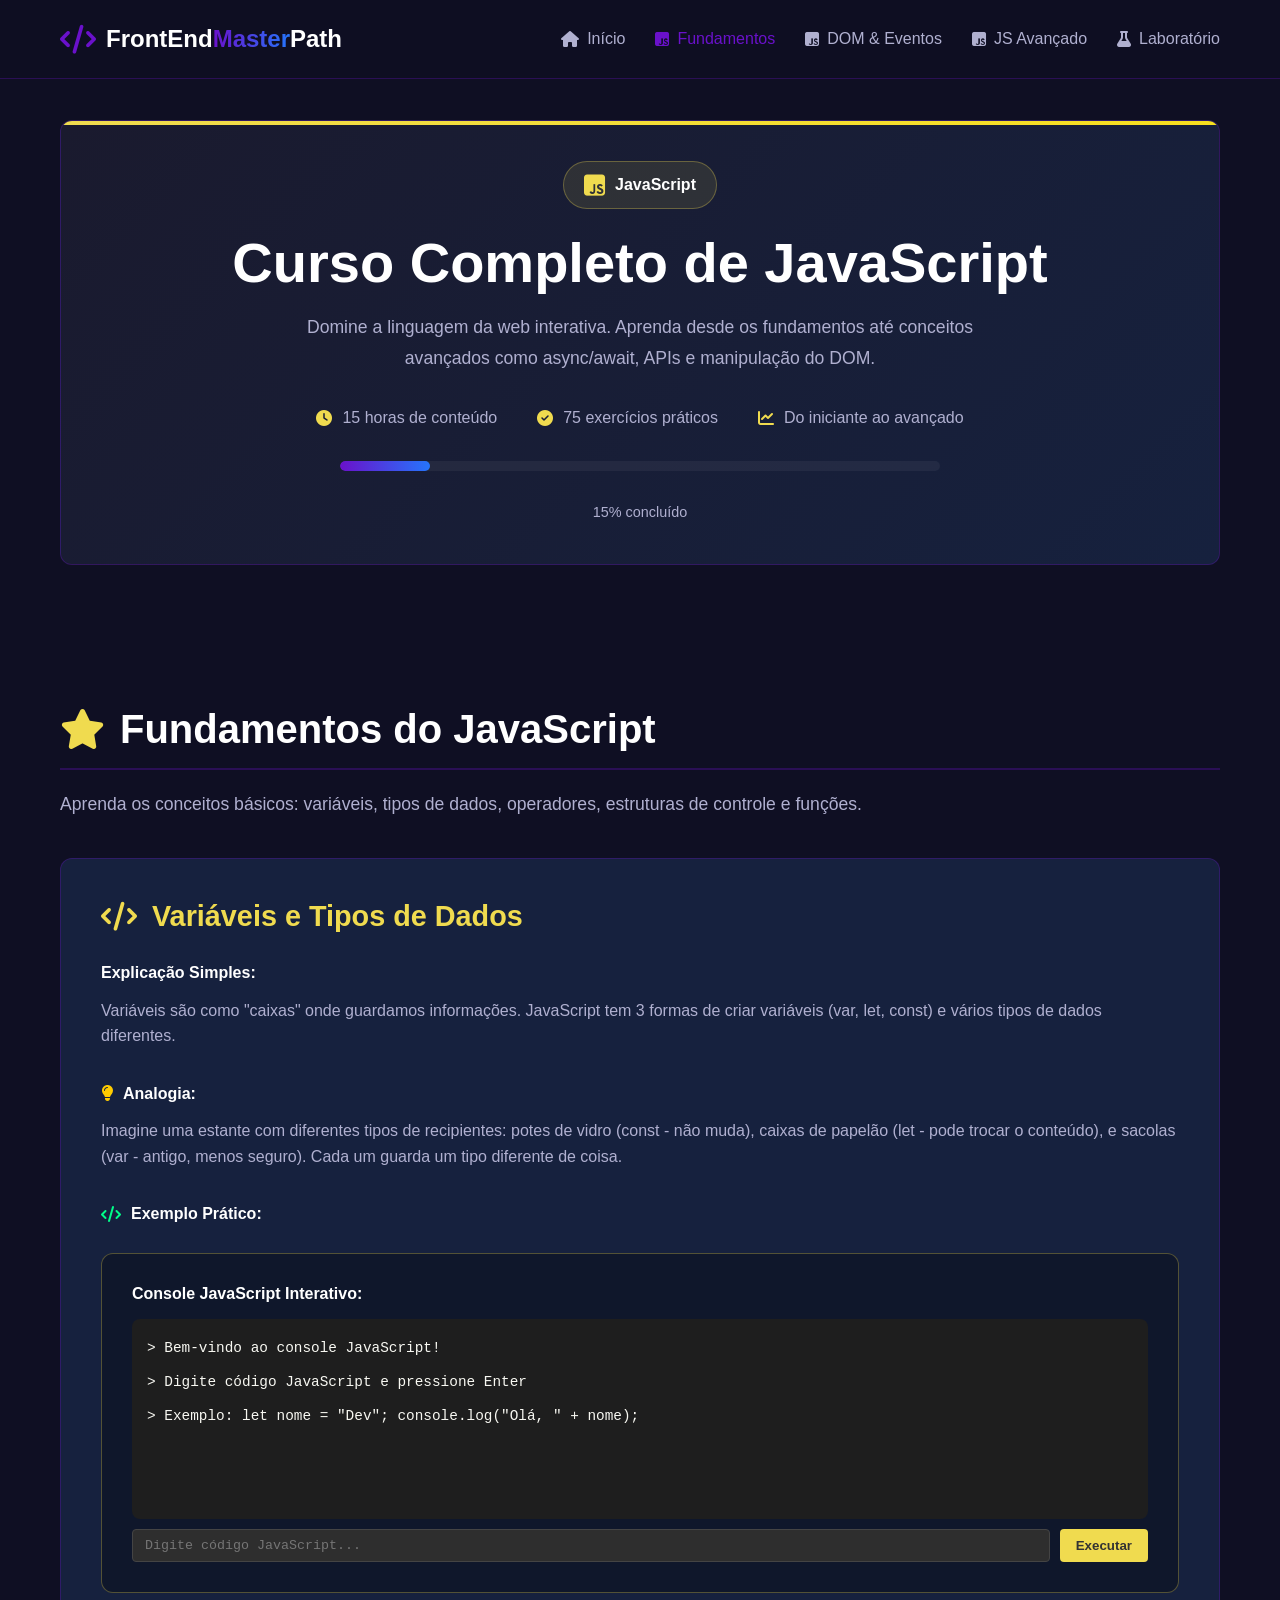
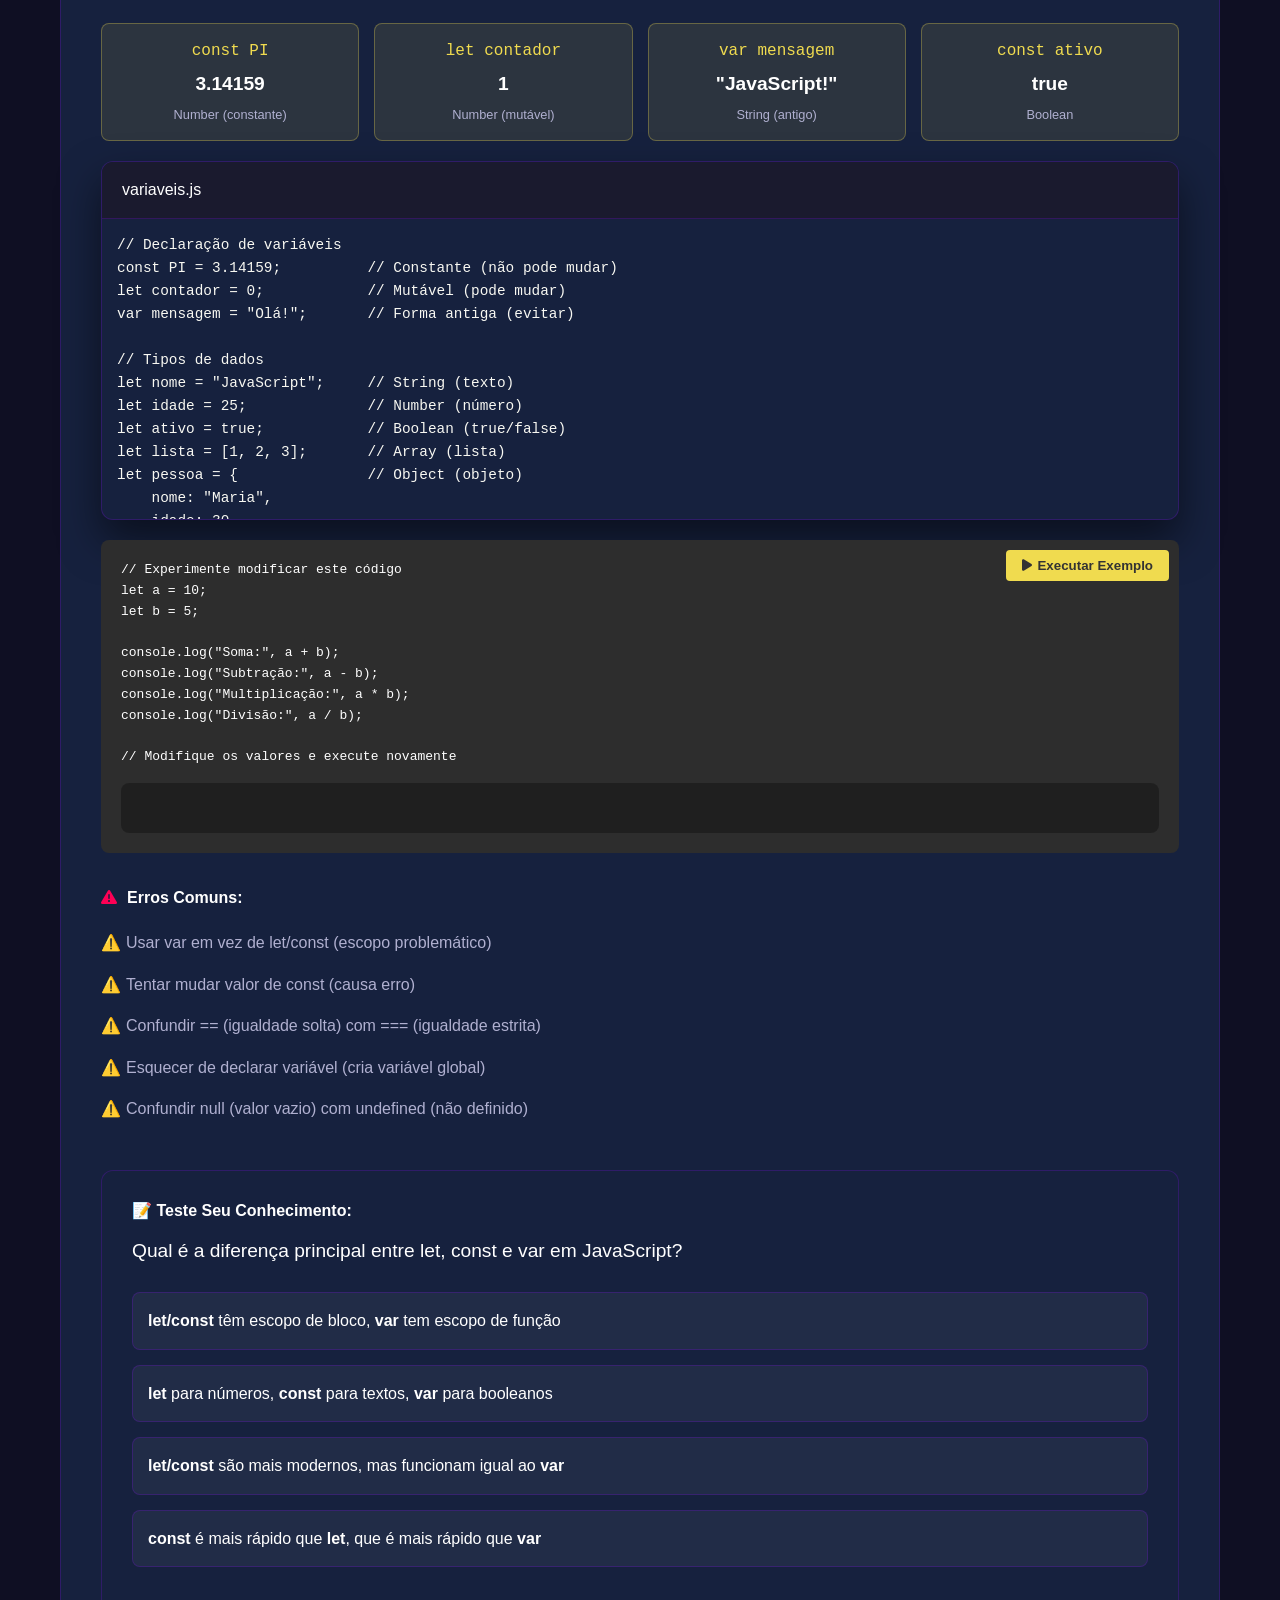
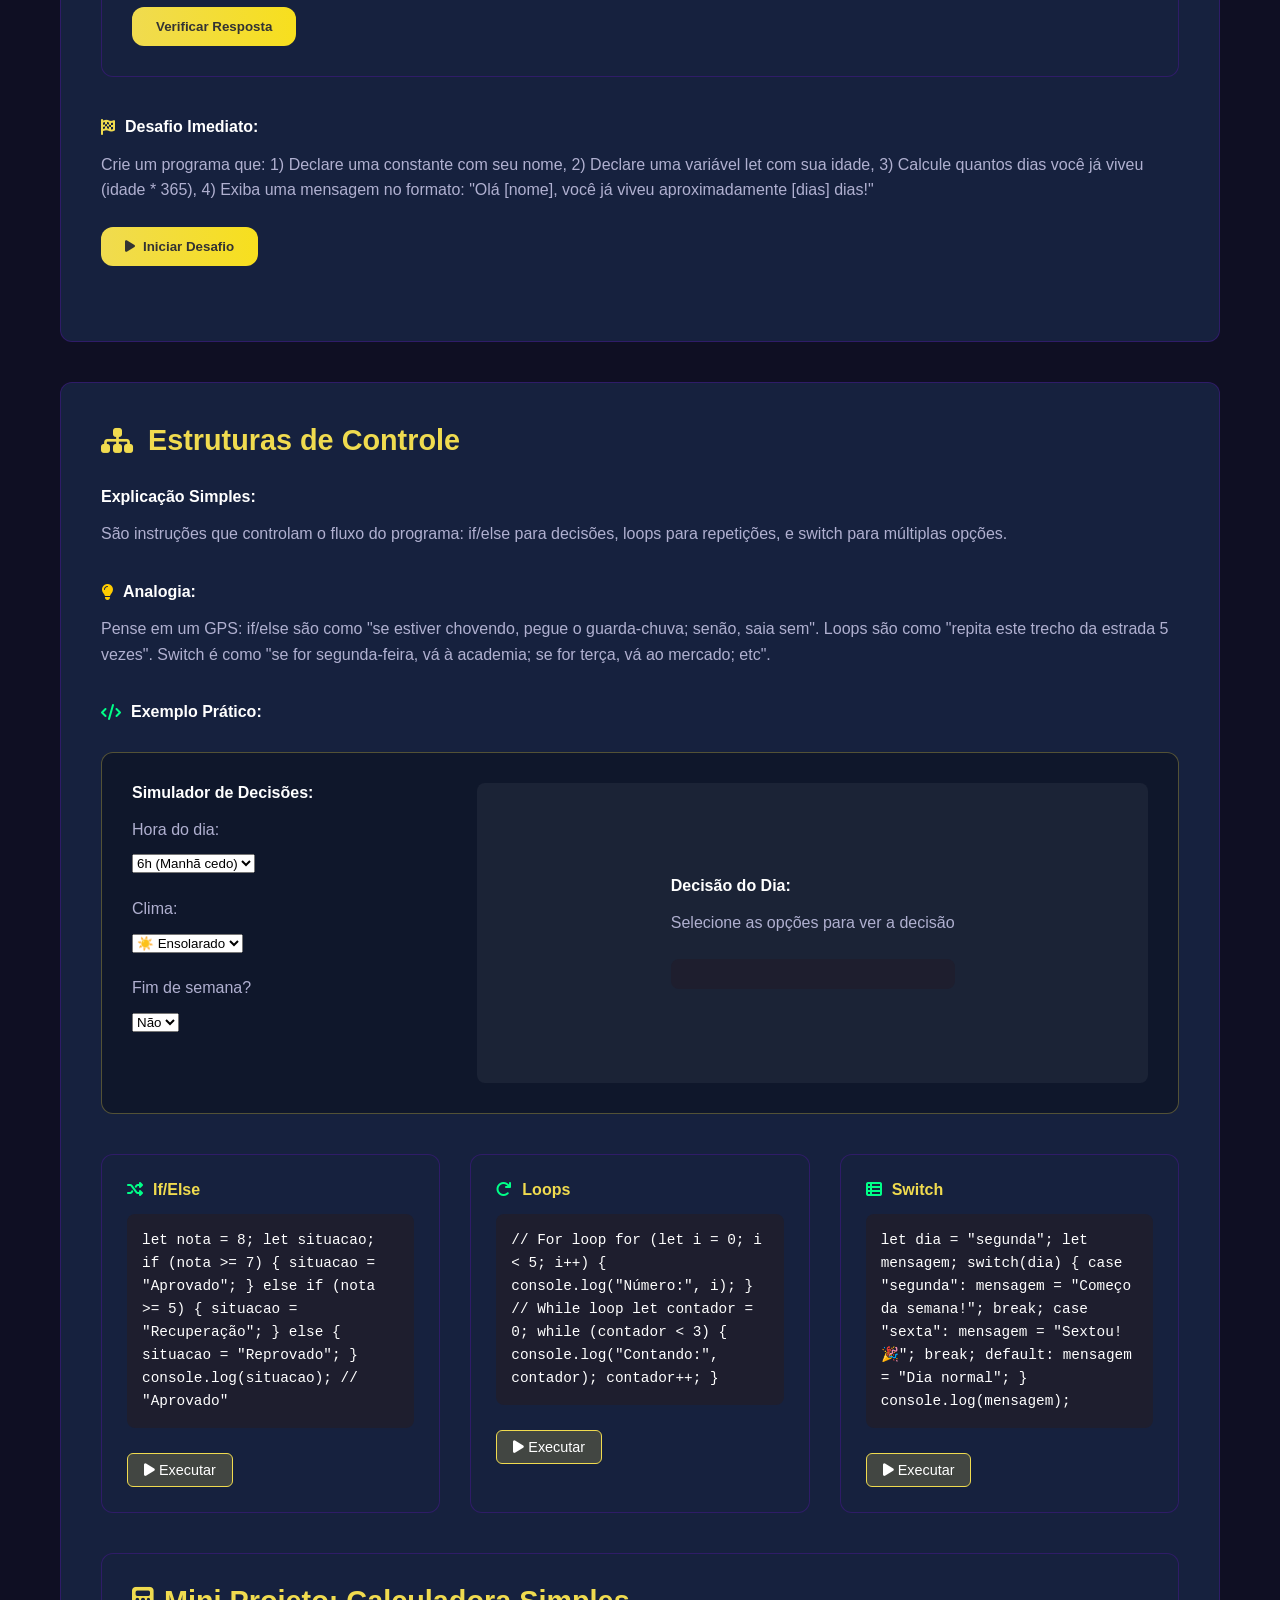
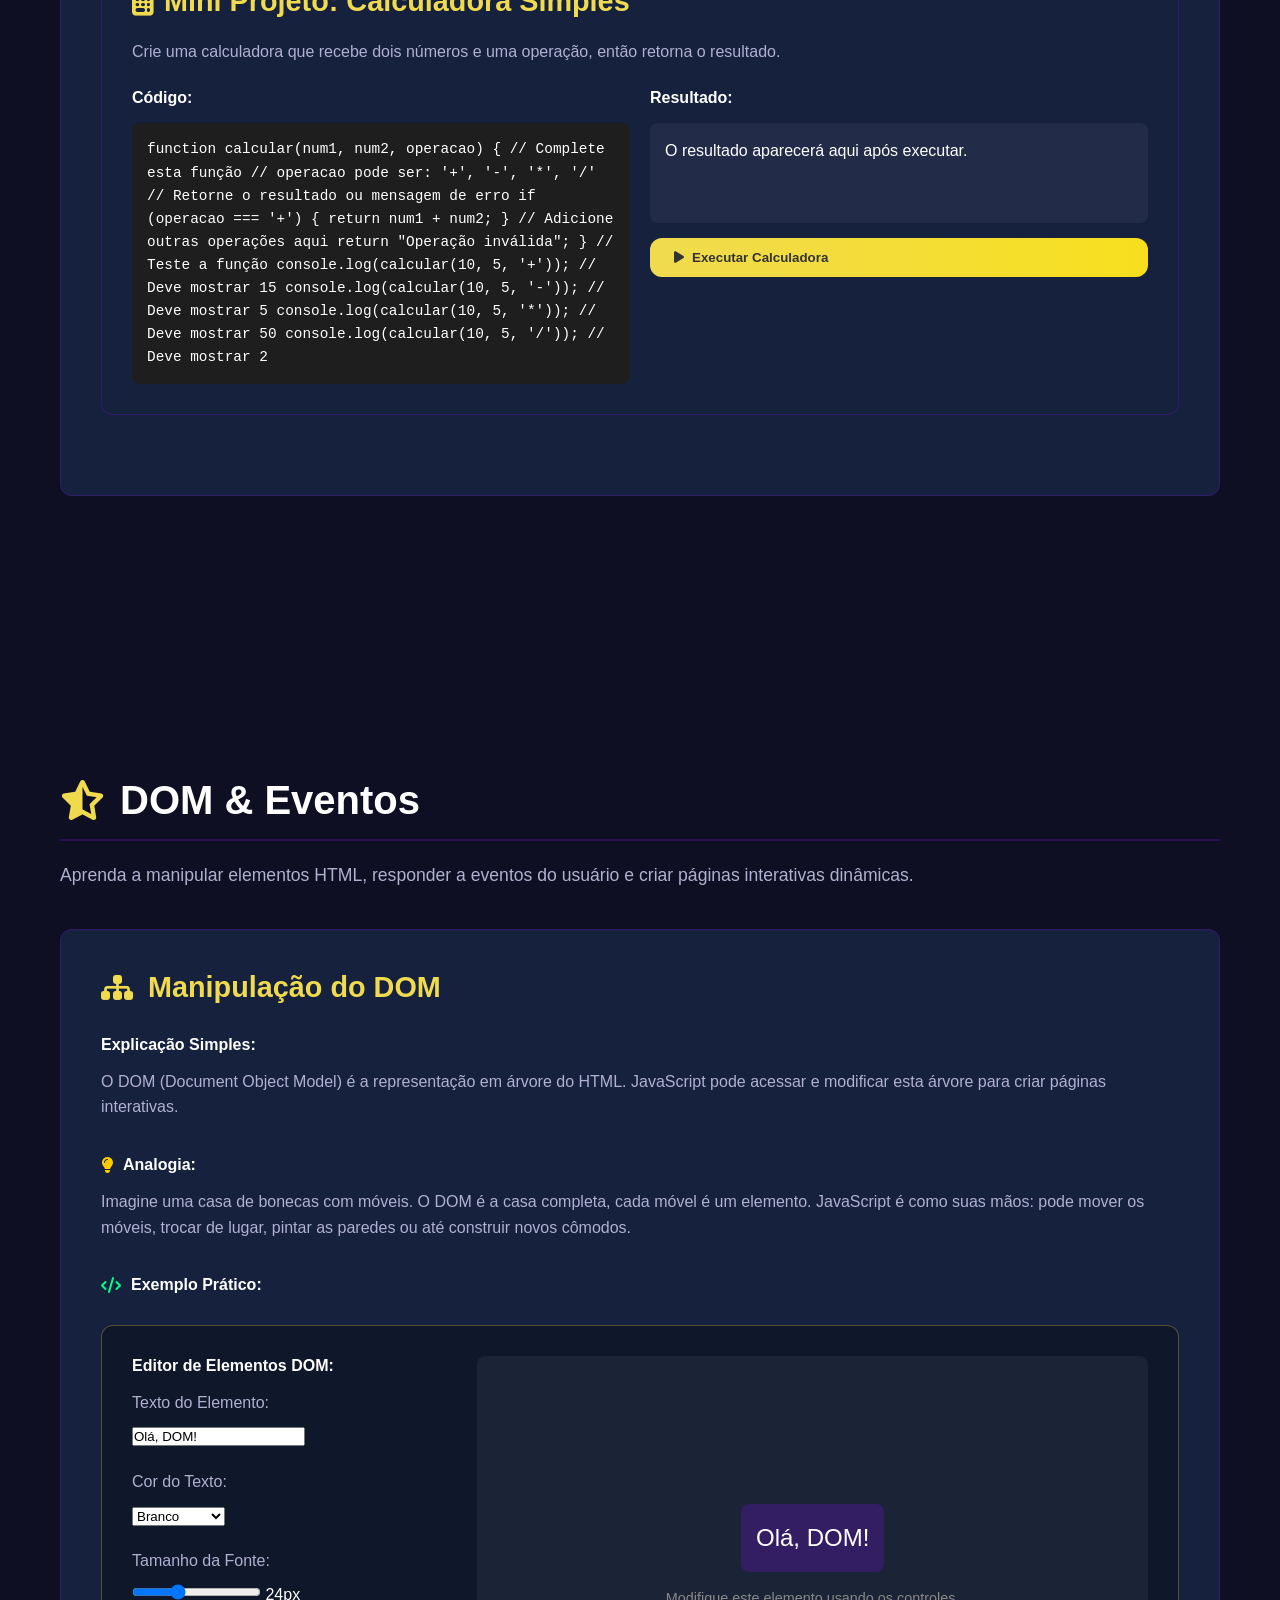
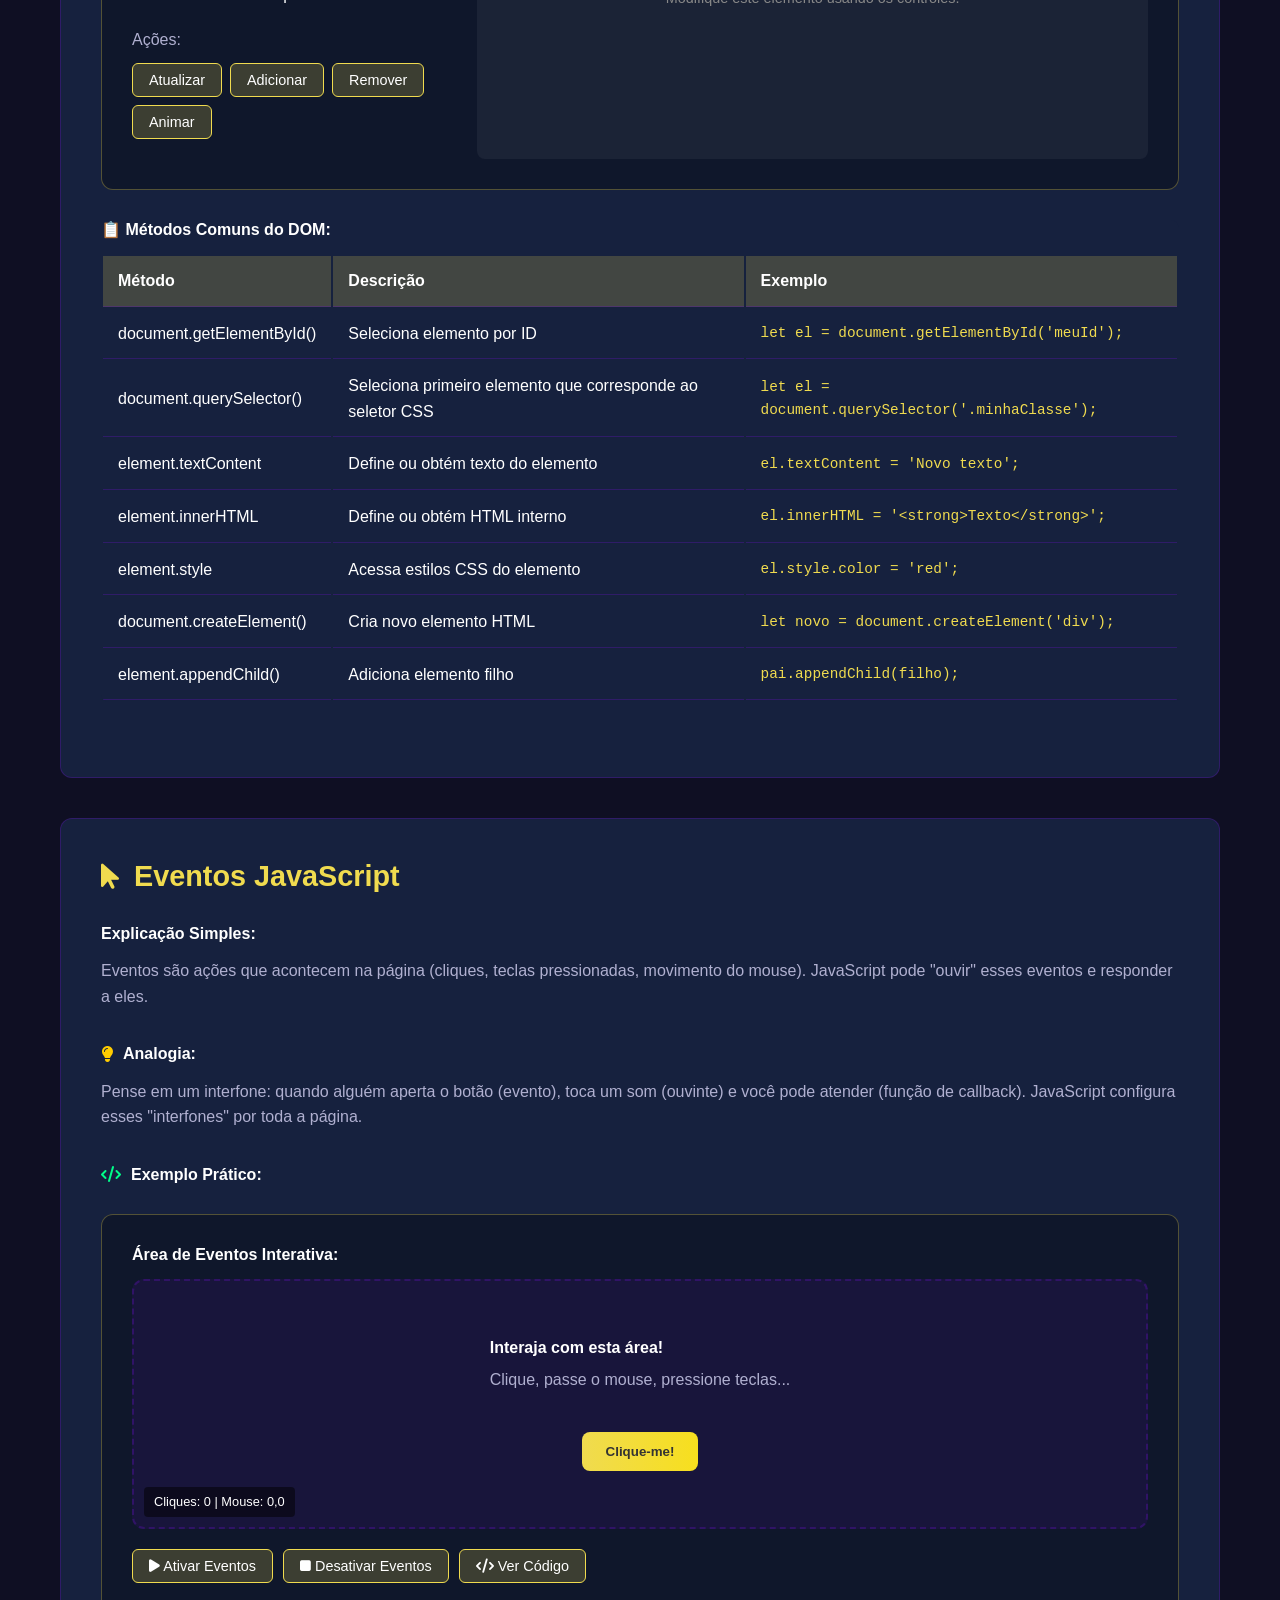
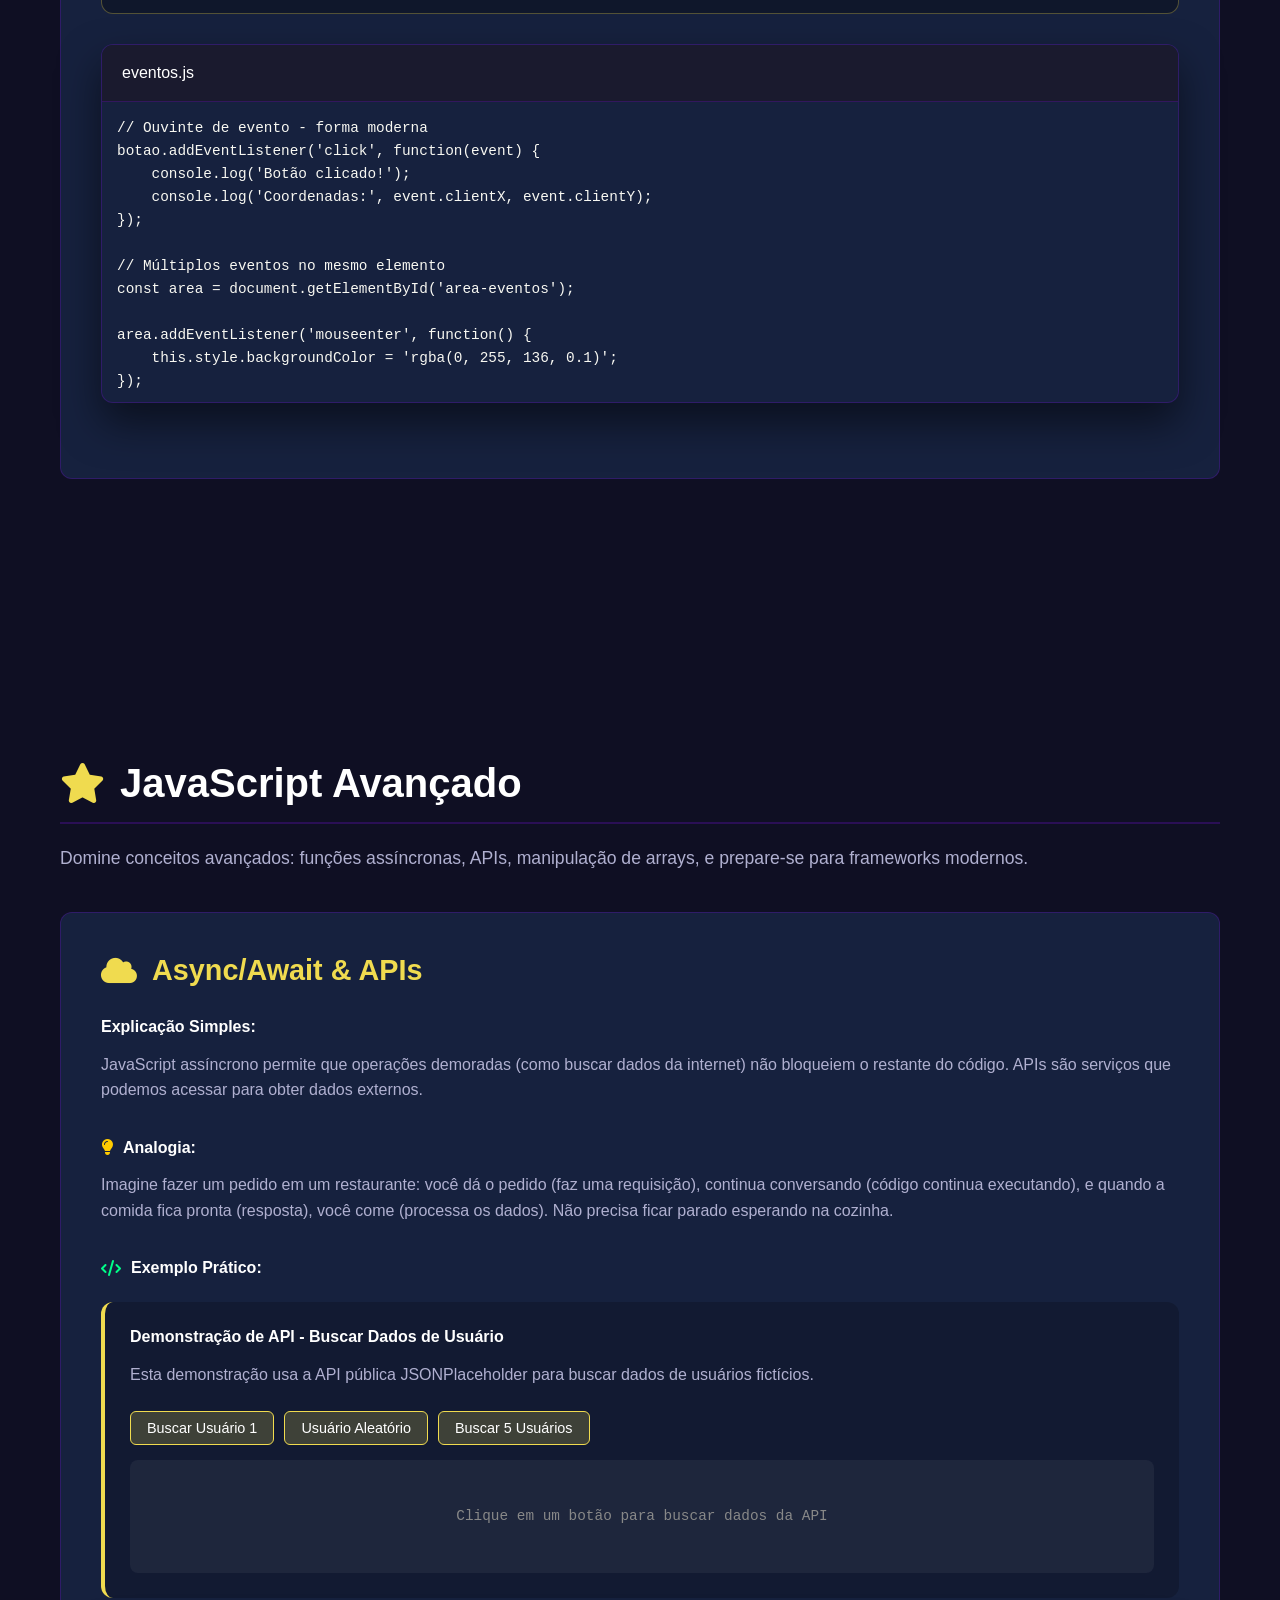
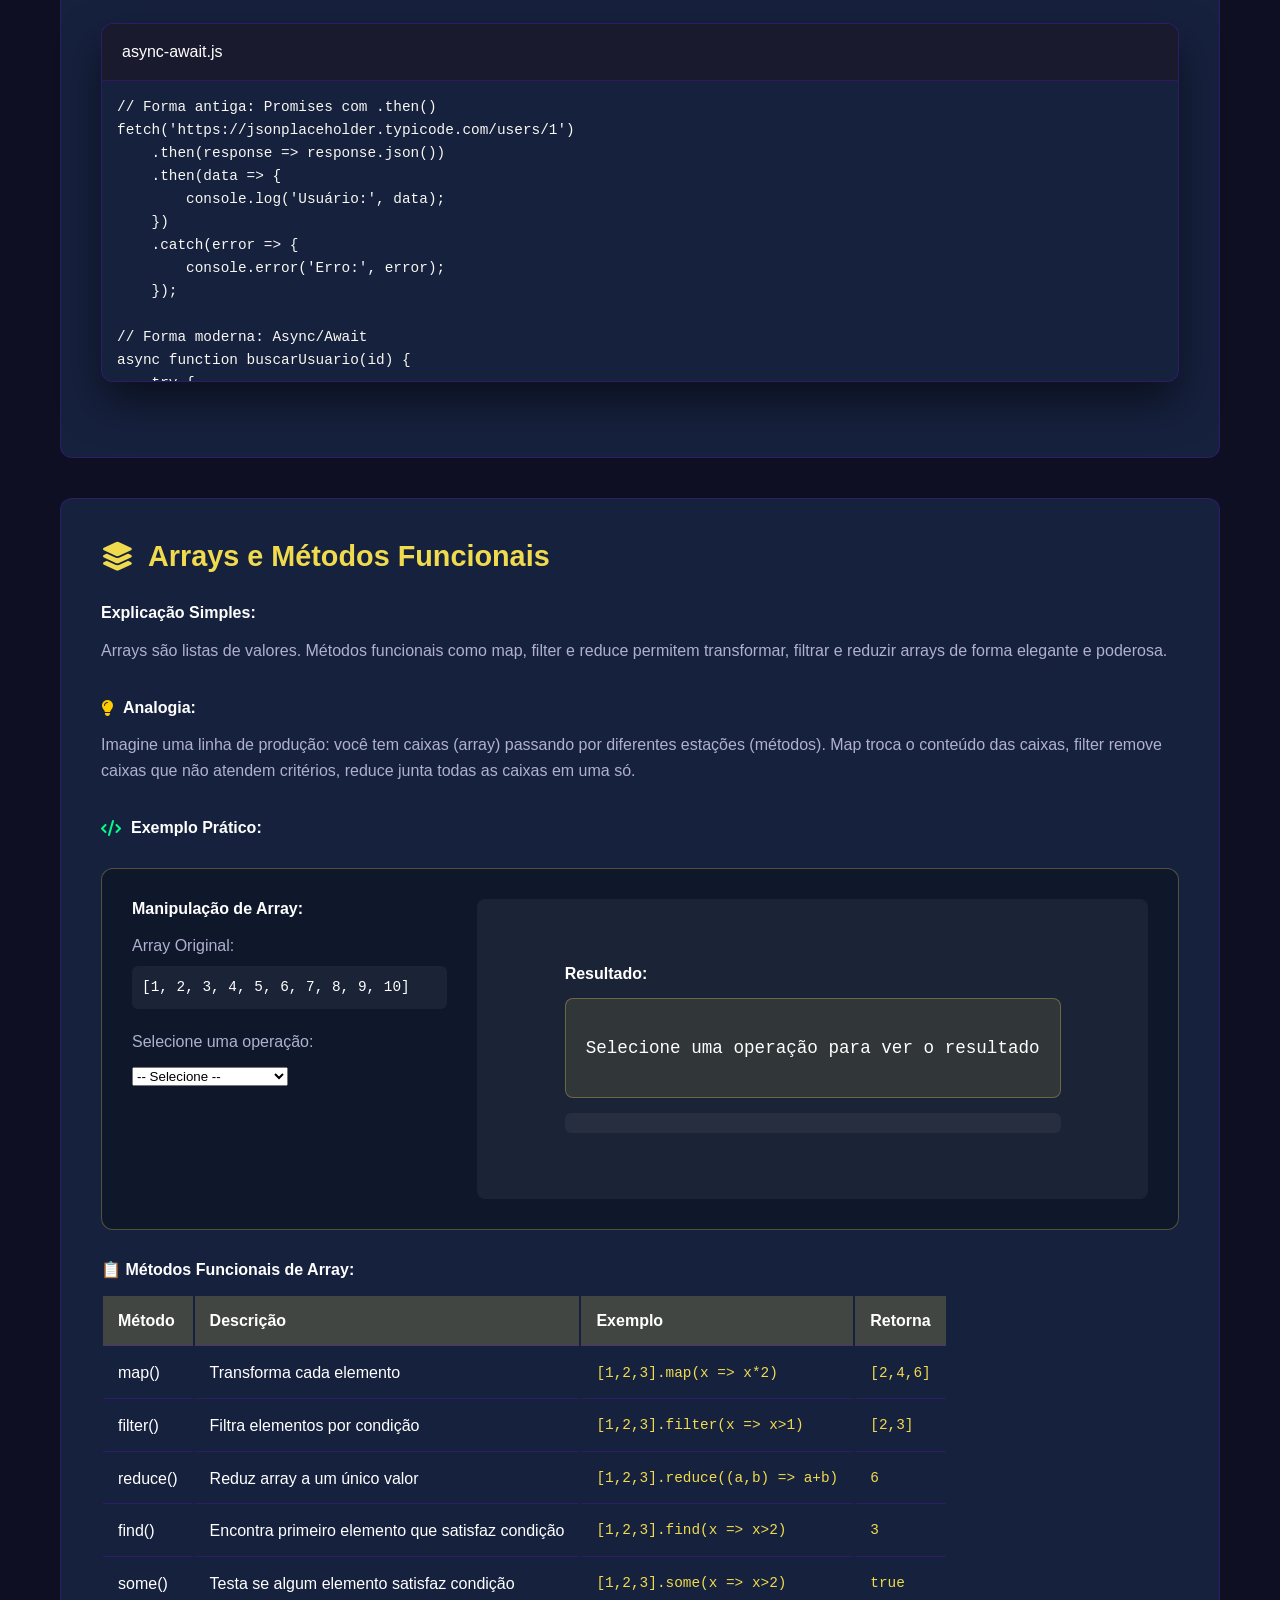
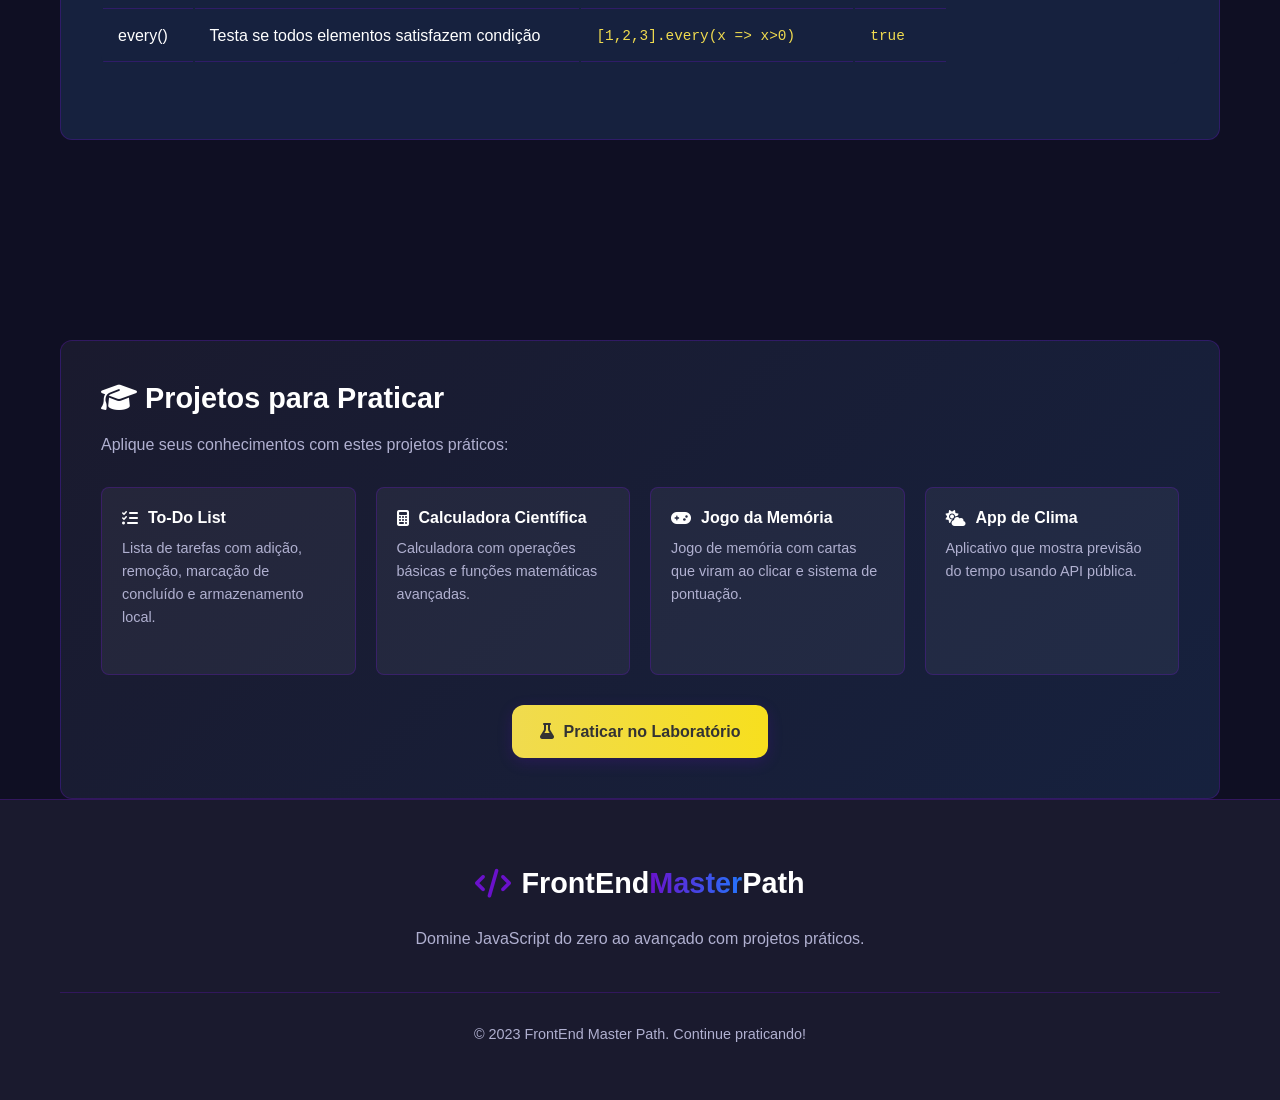
<file: Front_Dev/pages/js-course.html>
<!DOCTYPE html>
<html lang="pt-br">
  <head>
    <meta charset="UTF-8" />
    <meta name="viewport" content="width=device-width, initial-scale=1.0" />
    <title>Curso de JavaScript - FrontEnd Master Path</title>
    <link rel="stylesheet" href="../style.css" />
    <link
      rel="stylesheet"
      href="https://cdnjs.cloudflare.com/ajax/libs/font-awesome/6.4.0/css/all.min.css"
    />
    <style>
      /* Estilos específicos para a página do curso JavaScript */
      .curso-container {
        padding-top: 120px;
        min-height: 100vh;
        background: var(--bg-primary);
      }

      .curso-header {
        text-align: center;
        margin-bottom: 60px;
        padding: 40px 20px;
        background: var(--gradient-dark);
        border-radius: var(--border-radius);
        border: 1px solid var(--border-color);
        position: relative;
        overflow: hidden;
      }

      .curso-header::before {
        content: "";
        position: absolute;
        top: 0;
        left: 0;
        right: 0;
        height: 4px;
        background: linear-gradient(90deg, #f0db4f, #f7df1e);
      }

      .curso-badge {
        display: inline-flex;
        align-items: center;
        gap: 10px;
        background: rgba(240, 219, 79, 0.1);
        padding: 10px 20px;
        border-radius: 50px;
        margin-bottom: 20px;
        border: 1px solid rgba(240, 219, 79, 0.3);
      }

      .curso-badge i {
        font-size: 1.5rem;
        color: #f0db4f;
      }

      .curso-badge span {
        font-weight: 600;
        color: #fff;
      }

      .curso-descricao {
        max-width: 700px;
        margin: 0 auto 30px;
        font-size: 1.1rem;
        line-height: 1.8;
      }

      .curso-metadata {
        display: flex;
        justify-content: center;
        gap: 40px;
        flex-wrap: wrap;
        margin-bottom: 30px;
      }

      .meta-item {
        display: flex;
        align-items: center;
        gap: 10px;
        color: var(--text-secondary);
      }

      .meta-item i {
        color: #f0db4f;
      }

      .curso-progresso {
        max-width: 600px;
        margin: 0 auto;
      }

      .progresso-texto {
        display: block;
        text-align: center;
        margin-top: 10px;
        color: var(--text-secondary);
        font-size: 0.9rem;
      }

      .nivel-section {
        margin-bottom: 80px;
        scroll-margin-top: 100px;
      }

      .nivel-titulo {
        display: flex;
        align-items: center;
        gap: 15px;
        margin-bottom: 20px;
        padding-bottom: 15px;
        border-bottom: 2px solid var(--border-color);
      }

      .nivel-titulo i {
        color: #f0db4f;
      }

      .nivel-descricao {
        color: var(--text-secondary);
        margin-bottom: 40px;
        font-size: 1.1rem;
      }

      .conceito-card {
        background: var(--bg-card);
        border-radius: var(--border-radius);
        padding: 40px;
        margin-bottom: 40px;
        border: 1px solid var(--border-color);
        transition: var(--transition);
      }

      .conceito-card:hover {
        border-color: #f0db4f;
        box-shadow: 0 10px 30px rgba(0, 0, 0, 0.2);
      }

      .conceito-card h3 {
        display: flex;
        align-items: center;
        gap: 15px;
        margin-bottom: 30px;
        color: #f0db4f;
      }

      .explicacao-simples,
      .analogia,
      .exemplo-pratico,
      .erros-comuns,
      .desafio-imediato {
        margin-bottom: 35px;
      }

      .explicacao-simples h4,
      .analogia h4,
      .exemplo-pratico h4,
      .erros-comuns h4,
      .desafio-imediato h4 {
        display: flex;
        align-items: center;
        gap: 10px;
        margin-bottom: 15px;
        color: var(--text-primary);
      }

      .analogia h4 i {
        color: var(--accent-warning);
      }

      .exemplo-pratico h4 i {
        color: var(--accent-success);
      }

      .erros-comuns h4 i {
        color: var(--accent-danger);
      }

      .desafio-imediato h4 i {
        color: #f0db4f;
      }

      .code-window.mini {
        max-width: 100%;
        margin: 20px 0;
      }

      .code-window.mini .code-content {
        padding: 15px;
        max-height: 300px;
        overflow-y: auto;
      }

      .erros-comuns ul {
        list-style: none;
        padding-left: 0;
      }

      .erros-comuns li {
        padding: 8px 0;
        padding-left: 25px;
        position: relative;
        color: var(--text-secondary);
      }

      .erros-comuns li::before {
        content: "⚠️";
        position: absolute;
        left: 0;
      }

      .btn-desafio {
        background: linear-gradient(90deg, #f0db4f, #f7df1e);
        color: #333;
        border: none;
        padding: 12px 24px;
        border-radius: var(--border-radius);
        font-weight: 600;
        cursor: pointer;
        transition: var(--transition);
        display: inline-flex;
        align-items: center;
        gap: 8px;
      }

      .btn-desafio:hover {
        transform: translateY(-2px);
        box-shadow: 0 5px 15px rgba(240, 219, 79, 0.4);
      }

      .demonstracao-viva {
        background: rgba(0, 0, 0, 0.3);
        border-radius: var(--border-radius);
        padding: 30px;
        margin: 30px 0;
        border: 1px solid rgba(240, 219, 79, 0.3);
      }

      .demo-container {
        display: flex;
        gap: 30px;
        flex-wrap: wrap;
      }

      .demo-controls {
        flex: 1;
        min-width: 300px;
      }

      .demo-preview {
        flex: 2;
        min-width: 300px;
        background: rgba(255, 255, 255, 0.05);
        border-radius: 8px;
        padding: 20px;
        min-height: 300px;
        display: flex;
        align-items: center;
        justify-content: center;
      }

      .control-group {
        margin-bottom: 20px;
      }

      .control-group label {
        display: block;
        margin-bottom: 8px;
        color: var(--text-secondary);
      }

      .js-console {
        background: #1e1e1e;
        color: #f8f8f2;
        border-radius: 8px;
        padding: 15px;
        font-family: "JetBrains Mono", monospace;
        font-size: 0.9rem;
        min-height: 200px;
        max-height: 300px;
        overflow-y: auto;
        margin-top: 15px;
      }

      .console-line {
        margin-bottom: 5px;
        padding: 3px 0;
      }

      .console-input {
        display: flex;
        gap: 10px;
        margin-top: 10px;
      }

      .console-input input {
        flex: 1;
        background: #2e2e2e;
        border: 1px solid #444;
        color: #f8f8f2;
        padding: 8px 12px;
        border-radius: 4px;
        font-family: "JetBrains Mono", monospace;
      }

      .console-input button {
        background: #f0db4f;
        color: #333;
        border: none;
        padding: 8px 16px;
        border-radius: 4px;
        cursor: pointer;
        font-weight: 600;
      }

      .exemplos-interativos {
        display: grid;
        grid-template-columns: repeat(auto-fit, minmax(300px, 1fr));
        gap: 30px;
        margin: 40px 0;
      }

      .exemplo-interativo {
        background: var(--bg-card);
        border-radius: var(--border-radius);
        padding: 25px;
        border: 1px solid var(--border-color);
        transition: var(--transition);
      }

      .exemplo-interativo:hover {
        border-color: #f0db4f;
        transform: translateY(-5px);
      }

      .exemplo-interativo h4 {
        display: flex;
        align-items: center;
        gap: 10px;
        margin-bottom: 15px;
        color: #f0db4f;
      }

      .exemplo-codigo {
        background: #1e1e2e;
        border-radius: 8px;
        padding: 15px;
        font-family: "JetBrains Mono", monospace;
        font-size: 0.9rem;
        margin: 15px 0;
        overflow-x: auto;
      }

      .exemplo-resultado {
        background: rgba(255, 255, 255, 0.05);
        border-radius: 8px;
        padding: 15px;
        margin-top: 15px;
        min-height: 100px;
      }

      .toggle-button {
        background: rgba(240, 219, 79, 0.2);
        border: 1px solid #f0db4f;
        color: var(--text-primary);
        padding: 8px 16px;
        border-radius: 6px;
        cursor: pointer;
        transition: var(--transition);
        font-size: 0.9rem;
      }

      .toggle-button:hover {
        background: rgba(240, 219, 79, 0.4);
      }

      .toggle-button.ativo {
        background: #f0db4f;
        color: #333;
      }

      .codigo-executavel {
        background: #2d2d2d;
        border-radius: 8px;
        padding: 20px;
        margin: 20px 0;
        position: relative;
      }

      .codigo-executavel pre {
        margin: 0;
        overflow-x: auto;
      }

      .btn-executar {
        position: absolute;
        top: 10px;
        right: 10px;
        background: #f0db4f;
        color: #333;
        border: none;
        padding: 8px 16px;
        border-radius: 4px;
        cursor: pointer;
        font-weight: 600;
        display: flex;
        align-items: center;
        gap: 5px;
      }

      .btn-executar:hover {
        background: #f7df1e;
      }

      .resultado-execucao {
        background: rgba(0, 0, 0, 0.3);
        border-radius: 8px;
        padding: 15px;
        margin-top: 15px;
        min-height: 50px;
        font-family: "JetBrains Mono", monospace;
        color: #00ff88;
      }

      .tabela-propriedades {
        width: 100%;
        border-collapse: collapse;
        margin: 20px 0;
        background: var(--bg-card);
        border-radius: 8px;
        overflow: hidden;
      }

      .tabela-propriedades th,
      .tabela-propriedades td {
        padding: 12px 15px;
        text-align: left;
        border-bottom: 1px solid var(--border-color);
      }

      .tabela-propriedades th {
        background: rgba(240, 219, 79, 0.2);
        color: var(--text-primary);
        font-weight: 600;
      }

      .tabela-propriedades tr:hover {
        background: rgba(255, 255, 255, 0.03);
      }

      .tabela-propriedades .exemplo {
        color: #f0db4f;
        font-family: "JetBrains Mono", monospace;
        font-size: 0.9rem;
      }

      .quiz-container {
        background: var(--bg-card);
        border-radius: var(--border-radius);
        padding: 30px;
        margin: 40px 0;
        border: 1px solid var(--border-color);
      }

      .quiz-pergunta {
        font-size: 1.2rem;
        margin-bottom: 25px;
        color: var(--text-primary);
      }

      .quiz-opcoes {
        display: flex;
        flex-direction: column;
        gap: 15px;
        margin-bottom: 25px;
      }

      .quiz-opcao {
        background: rgba(255, 255, 255, 0.05);
        border: 1px solid var(--border-color);
        border-radius: 8px;
        padding: 15px;
        cursor: pointer;
        transition: var(--transition);
      }

      .quiz-opcao:hover {
        background: rgba(240, 219, 79, 0.1);
        border-color: #f0db4f;
      }

      .quiz-opcao.selecionada {
        background: rgba(0, 255, 136, 0.1);
        border-color: var(--accent-success);
      }

      .quiz-feedback {
        padding: 15px;
        border-radius: 8px;
        margin-top: 20px;
        display: none;
      }

      .quiz-feedback.correta {
        background: rgba(0, 255, 136, 0.1);
        border: 1px solid var(--accent-success);
        color: var(--accent-success);
        display: block;
      }

      .quiz-feedback.incorreta {
        background: rgba(255, 0, 85, 0.1);
        border: 1px solid var(--accent-danger);
        color: var(--accent-danger);
        display: block;
      }

      .btn-quiz {
        background: linear-gradient(90deg, #f0db4f, #f7df1e);
        color: #333;
        border: none;
        padding: 12px 24px;
        border-radius: var(--border-radius);
        font-weight: 600;
        cursor: pointer;
        transition: var(--transition);
        margin-top: 15px;
      }

      .btn-quiz:hover {
        transform: translateY(-2px);
        box-shadow: 0 5px 15px rgba(240, 219, 79, 0.4);
      }

      .projeto-mini {
        background: var(--bg-card);
        border-radius: var(--border-radius);
        padding: 30px;
        margin: 40px 0;
        border: 1px solid var(--border-color);
      }

      .projeto-mini h3 {
        display: flex;
        align-items: center;
        gap: 10px;
        color: #f0db4f;
        margin-bottom: 20px;
      }

      .projeto-codigo {
        display: grid;
        grid-template-columns: 1fr 1fr;
        gap: 20px;
        margin-top: 20px;
      }

      @media (max-width: 768px) {
        .projeto-codigo {
          grid-template-columns: 1fr;
        }
      }

      .editor-area {
        background: #1e1e1e;
        border-radius: 8px;
        padding: 15px;
        font-family: "JetBrains Mono", monospace;
        font-size: 0.9rem;
        min-height: 200px;
        max-height: 300px;
        overflow: auto;
      }

      .editor-area:focus {
        outline: 2px solid #f0db4f;
      }

      .recursos-adicionais {
        background: var(--gradient-dark);
        border-radius: var(--border-radius);
        padding: 40px;
        margin-top: 60px;
        border: 1px solid var(--border-color);
      }

      .recursos-lista {
        display: grid;
        grid-template-columns: repeat(auto-fit, minmax(250px, 1fr));
        gap: 20px;
        margin-top: 30px;
      }

      .recurso-item {
        background: rgba(255, 255, 255, 0.05);
        border-radius: 8px;
        padding: 20px;
        border: 1px solid var(--border-color);
        transition: var(--transition);
      }

      .recurso-item:hover {
        border-color: #f0db4f;
        transform: translateY(-3px);
      }

      .recurso-item h4 {
        display: flex;
        align-items: center;
        gap: 10px;
        margin-bottom: 10px;
        color: var(--text-primary);
      }

      .recurso-item p {
        color: var(--text-secondary);
        font-size: 0.9rem;
      }

      .api-demo {
        background: rgba(0, 0, 0, 0.2);
        border-radius: 12px;
        padding: 25px;
        margin: 25px 0;
        border-left: 4px solid #f0db4f;
      }

      .api-result {
        background: rgba(255, 255, 255, 0.05);
        border-radius: 8px;
        padding: 15px;
        margin-top: 15px;
        min-height: 100px;
        max-height: 300px;
        overflow-y: auto;
        font-family: "JetBrains Mono", monospace;
        font-size: 0.9rem;
      }

      .api-result pre {
        margin: 0;
      }

      .variaveis-demo {
        display: grid;
        grid-template-columns: repeat(auto-fit, minmax(200px, 1fr));
        gap: 15px;
        margin: 20px 0;
      }

      .variavel-card {
        background: rgba(240, 219, 79, 0.1);
        border: 1px solid rgba(240, 219, 79, 0.3);
        border-radius: 8px;
        padding: 15px;
        text-align: center;
      }

      .variavel-nome {
        font-family: "JetBrains Mono", monospace;
        color: #f0db4f;
        margin-bottom: 5px;
      }

      .variavel-valor {
        font-size: 1.2rem;
        font-weight: bold;
        color: var(--text-primary);
      }

      .variavel-tipo {
        font-size: 0.8rem;
        color: var(--text-secondary);
        margin-top: 5px;
      }

      @media (max-width: 768px) {
        .curso-header {
          padding: 30px 15px;
        }

        .curso-metadata {
          flex-direction: column;
          gap: 20px;
          align-items: center;
        }

        .conceito-card {
          padding: 25px;
        }

        .demo-container {
          flex-direction: column;
        }
      }
    </style>
  </head>
  <body>
    <nav class="navbar">
      <div class="container">
        <div class="logo">
          <i class="fas fa-code"></i>
          <span>FrontEnd<span class="logo-accent">Master</span>Path</span>
        </div>
        <div class="nav-links">
          <a href="../index.html" class="nav-link"
            ><i class="fas fa-home"></i> Início</a
          >
          <a href="#fundamentos" class="nav-link active"
            ><i class="fab fa-js-square"></i> Fundamentos</a
          >
          <a href="#dom" class="nav-link"
            ><i class="fab fa-js-square"></i> DOM & Eventos</a
          >
          <a href="#avancado" class="nav-link"
            ><i class="fab fa-js-square"></i> JS Avançado</a
          >
          <a href="../index.html#laboratorio" class="nav-link"
            ><i class="fas fa-flask"></i> Laboratório</a
          >
        </div>
        <button class="menu-toggle">
          <i class="fas fa-bars"></i>
        </button>
      </div>
    </nav>

    <main class="curso-container">
      <div class="container">
        <!-- Cabeçalho do Curso -->
        <header class="curso-header">
          <div class="curso-badge">
            <i class="fab fa-js-square"></i>
            <span>JavaScript</span>
          </div>
          <h1>Curso Completo de JavaScript</h1>
          <p class="curso-descricao">
            Domine a linguagem da web interativa. Aprenda desde os fundamentos
            até conceitos avançados como async/await, APIs e manipulação do DOM.
          </p>

          <div class="curso-metadata">
            <div class="meta-item">
              <i class="fas fa-clock"></i>
              <span>15 horas de conteúdo</span>
            </div>
            <div class="meta-item">
              <i class="fas fa-check-circle"></i>
              <span>75 exercícios práticos</span>
            </div>
            <div class="meta-item">
              <i class="fas fa-chart-line"></i>
              <span>Do iniciante ao avançado</span>
            </div>
          </div>

          <div class="curso-progresso">
            <div class="progresso-bar">
              <div class="progresso-fill" style="width: 15%"></div>
            </div>
            <span class="progresso-texto">15% concluído</span>
          </div>
        </header>

        <!-- Conteúdo do Curso -->
        <div class="curso-conteudo">
          <!-- Seção Fundamentos -->
          <section id="fundamentos" class="nivel-section">
            <h2 class="nivel-titulo">
              <i class="fas fa-star"></i> Fundamentos do JavaScript
            </h2>
            <p class="nivel-descricao">
              Aprenda os conceitos básicos: variáveis, tipos de dados,
              operadores, estruturas de controle e funções.
            </p>

            <!-- Conceito: Variáveis e Tipos -->
            <div class="conceito-card">
              <h3><i class="fas fa-code"></i> Variáveis e Tipos de Dados</h3>

              <div class="explicacao-simples">
                <h4>Explicação Simples:</h4>
                <p>
                  Variáveis são como "caixas" onde guardamos informações.
                  JavaScript tem 3 formas de criar variáveis (var, let, const) e
                  vários tipos de dados diferentes.
                </p>
              </div>

              <div class="analogia">
                <h4><i class="fas fa-lightbulb"></i> Analogia:</h4>
                <p>
                  Imagine uma estante com diferentes tipos de recipientes: potes
                  de vidro (const - não muda), caixas de papelão (let - pode
                  trocar o conteúdo), e sacolas (var - antigo, menos seguro).
                  Cada um guarda um tipo diferente de coisa.
                </p>
              </div>

              <div class="exemplo-pratico">
                <h4><i class="fas fa-code"></i> Exemplo Prático:</h4>

                <div class="demonstracao-viva">
                  <h4>Console JavaScript Interativo:</h4>
                  <div class="js-console" id="js-console">
                    <div class="console-line">
                      > Bem-vindo ao console JavaScript!
                    </div>
                    <div class="console-line">
                      > Digite código JavaScript e pressione Enter
                    </div>
                    <div class="console-line">
                      > Exemplo: let nome = "Dev"; console.log("Olá, " + nome);
                    </div>
                  </div>
                  <div class="console-input">
                    <input
                      type="text"
                      id="js-input"
                      placeholder="Digite código JavaScript..."
                      onkeypress="if(event.key === 'Enter') executarNoConsole()"
                    />
                    <button onclick="executarNoConsole()">Executar</button>
                  </div>
                </div>

                <div class="variaveis-demo">
                  <div class="variavel-card">
                    <div class="variavel-nome">const PI</div>
                    <div class="variavel-valor" id="valor-pi">3.14159</div>
                    <div class="variavel-tipo">Number (constante)</div>
                  </div>
                  <div class="variavel-card">
                    <div class="variavel-nome">let contador</div>
                    <div class="variavel-valor" id="valor-contador">0</div>
                    <div class="variavel-tipo">Number (mutável)</div>
                  </div>
                  <div class="variavel-card">
                    <div class="variavel-nome">var mensagem</div>
                    <div class="variavel-valor" id="valor-mensagem">"Olá!"</div>
                    <div class="variavel-tipo">String (antigo)</div>
                  </div>
                  <div class="variavel-card">
                    <div class="variavel-nome">const ativo</div>
                    <div class="variavel-valor" id="valor-ativo">true</div>
                    <div class="variavel-tipo">Boolean</div>
                  </div>
                </div>

                <div class="code-window mini">
                  <div class="code-window-header">
                    <span>variaveis.js</span>
                  </div>
                  <div class="code-content">
                    <pre><code>// Declaração de variáveis
const PI = 3.14159;          // Constante (não pode mudar)
let contador = 0;            // Mutável (pode mudar)
var mensagem = "Olá!";       // Forma antiga (evitar)

// Tipos de dados
let nome = "JavaScript";     // String (texto)
let idade = 25;              // Number (número)
let ativo = true;            // Boolean (true/false)
let lista = [1, 2, 3];       // Array (lista)
let pessoa = {               // Object (objeto)
    nome: "Maria",
    idade: 30
};
let nada = null;             // Null (valor nulo)
let indefinido;              // Undefined (não definido)

// Operações com variáveis
contador = contador + 1;     // Incremento
let saudacao = "Olá, " + nome + "!"; // Concatenação
let dobroIdade = idade * 2;  // Multiplicação

// Conversão de tipos
let textoNumero = "42";
let numero = Number(textoNumero); // Converte para número
let texto = String(idade);        // Converte para texto</code></pre>
                  </div>
                </div>

                <div class="codigo-executavel">
                  <button
                    class="btn-executar"
                    onclick="executarExemploVariaveis()"
                  >
                    <i class="fas fa-play"></i> Executar Exemplo
                  </button>
                  <pre><code class="language-javascript">// Experimente modificar este código
let a = 10;
let b = 5;

console.log("Soma:", a + b);
console.log("Subtração:", a - b);
console.log("Multiplicação:", a * b);
console.log("Divisão:", a / b);

// Modifique os valores e execute novamente</code></pre>
                  <div
                    class="resultado-execucao"
                    id="resultado-variaveis"
                  ></div>
                </div>
              </div>

              <div class="erros-comuns">
                <h4>
                  <i class="fas fa-exclamation-triangle"></i> Erros Comuns:
                </h4>
                <ul>
                  <li>Usar var em vez de let/const (escopo problemático)</li>
                  <li>Tentar mudar valor de const (causa erro)</li>
                  <li>
                    Confundir == (igualdade solta) com === (igualdade estrita)
                  </li>
                  <li>Esquecer de declarar variável (cria variável global)</li>
                  <li>
                    Confundir null (valor vazio) com undefined (não definido)
                  </li>
                </ul>
              </div>

              <div class="quiz-container">
                <h4>📝 Teste Seu Conhecimento:</h4>
                <div class="quiz-pergunta">
                  Qual é a diferença principal entre let, const e var em
                  JavaScript?
                </div>
                <div class="quiz-opcoes">
                  <div class="quiz-opcao" data-resposta="escopo">
                    <strong>let/const</strong> têm escopo de bloco,
                    <strong>var</strong> tem escopo de função
                  </div>
                  <div class="quiz-opcao" data-resposta="tipo">
                    <strong>let</strong> para números,
                    <strong>const</strong> para textos,
                    <strong>var</strong> para booleanos
                  </div>
                  <div class="quiz-opcao" data-resposta="moderno">
                    <strong>let/const</strong> são mais modernos, mas funcionam
                    igual ao <strong>var</strong>
                  </div>
                  <div class="quiz-opcao" data-resposta="performance">
                    <strong>const</strong> é mais rápido que
                    <strong>let</strong>, que é mais rápido que
                    <strong>var</strong>
                  </div>
                </div>
                <button class="btn-quiz" onclick="verificarRespostaVariaveis()">
                  Verificar Resposta
                </button>
                <div class="quiz-feedback"></div>
              </div>

              <div class="desafio-imediato">
                <h4><i class="fas fa-flag-checkered"></i> Desafio Imediato:</h4>
                <p>
                  Crie um programa que: 1) Declare uma constante com seu nome,
                  2) Declare uma variável let com sua idade, 3) Calcule quantos
                  dias você já viveu (idade * 365), 4) Exiba uma mensagem no
                  formato: "Olá [nome], você já viveu aproximadamente [dias]
                  dias!"
                </p>
                <button class="btn-desafio" onclick="abrirDesafioVariaveis()">
                  <i class="fas fa-play"></i> Iniciar Desafio
                </button>
              </div>
            </div>

            <!-- Conceito: Estruturas de Controle -->
            <div class="conceito-card">
              <h3><i class="fas fa-sitemap"></i> Estruturas de Controle</h3>

              <div class="explicacao-simples">
                <h4>Explicação Simples:</h4>
                <p>
                  São instruções que controlam o fluxo do programa: if/else para
                  decisões, loops para repetições, e switch para múltiplas
                  opções.
                </p>
              </div>

              <div class="analogia">
                <h4><i class="fas fa-lightbulb"></i> Analogia:</h4>
                <p>
                  Pense em um GPS: if/else são como "se estiver chovendo, pegue
                  o guarda-chuva; senão, saia sem". Loops são como "repita este
                  trecho da estrada 5 vezes". Switch é como "se for
                  segunda-feira, vá à academia; se for terça, vá ao mercado;
                  etc".
                </p>
              </div>

              <div class="exemplo-pratico">
                <h4><i class="fas fa-code"></i> Exemplo Prático:</h4>

                <div class="demonstracao-viva">
                  <div class="demo-container">
                    <div class="demo-controls">
                      <h4>Simulador de Decisões:</h4>
                      <div class="control-group">
                        <label>Hora do dia:</label>
                        <select id="hora-dia" onchange="atualizarDecisao()">
                          <option value="6">6h (Manhã cedo)</option>
                          <option value="9">9h (Trabalho)</option>
                          <option value="13">13h (Almoço)</option>
                          <option value="18">18h (Tarde)</option>
                          <option value="22">22h (Noite)</option>
                        </select>
                      </div>

                      <div class="control-group">
                        <label>Clima:</label>
                        <select id="clima" onchange="atualizarDecisao()">
                          <option value="sol">☀️ Ensolarado</option>
                          <option value="chuva">🌧️ Chuvoso</option>
                          <option value="nublado">☁️ Nublado</option>
                        </select>
                      </div>

                      <div class="control-group">
                        <label>Fim de semana?</label>
                        <select id="fim-semana" onchange="atualizarDecisao()">
                          <option value="false">Não</option>
                          <option value="true">Sim</option>
                        </select>
                      </div>
                    </div>

                    <div class="demo-preview">
                      <div id="decisao-resultado" style="text-align: center">
                        <h4 style="margin-bottom: 15px">Decisão do Dia:</h4>
                        <p id="decisao-texto">
                          Selecione as opções para ver a decisão
                        </p>
                        <div
                          id="decisao-codigo"
                          style="
                            background: #1e1e2e;
                            border-radius: 8px;
                            padding: 15px;
                            margin-top: 20px;
                            font-family: 'JetBrains Mono', monospace;
                            font-size: 0.8rem;
                            text-align: left;
                          "
                        ></div>
                      </div>
                    </div>
                  </div>
                </div>

                <div class="exemplos-interativos">
                  <div class="exemplo-interativo">
                    <h4><i class="fas fa-random"></i> If/Else</h4>
                    <div class="exemplo-codigo">
                      <code
                        >let nota = 8; let situacao; if (nota >= 7) { situacao =
                        "Aprovado"; } else if (nota >= 5) { situacao =
                        "Recuperação"; } else { situacao = "Reprovado"; }
                        console.log(situacao); // "Aprovado"</code
                      >
                    </div>
                    <button
                      class="toggle-button"
                      onclick="executarIfElse()"
                      style="margin-top: 10px"
                    >
                      <i class="fas fa-play"></i> Executar
                    </button>
                  </div>

                  <div class="exemplo-interativo">
                    <h4><i class="fas fa-redo"></i> Loops</h4>
                    <div class="exemplo-codigo">
                      <code
                        >// For loop for (let i = 0; i < 5; i++) {
                        console.log("Número:", i); } // While loop let contador
                        = 0; while (contador < 3) { console.log("Contando:",
                        contador); contador++; }</code
                      >
                    </div>
                    <button
                      class="toggle-button"
                      onclick="executarLoops()"
                      style="margin-top: 10px"
                    >
                      <i class="fas fa-play"></i> Executar
                    </button>
                  </div>

                  <div class="exemplo-interativo">
                    <h4><i class="fas fa-th-list"></i> Switch</h4>
                    <div class="exemplo-codigo">
                      <code
                        >let dia = "segunda"; let mensagem; switch(dia) { case
                        "segunda": mensagem = "Começo da semana!"; break; case
                        "sexta": mensagem = "Sextou! 🎉"; break; default:
                        mensagem = "Dia normal"; } console.log(mensagem);</code
                      >
                    </div>
                    <button
                      class="toggle-button"
                      onclick="executarSwitch()"
                      style="margin-top: 10px"
                    >
                      <i class="fas fa-play"></i> Executar
                    </button>
                  </div>
                </div>
              </div>

              <div class="projeto-mini">
                <h3>
                  <i class="fas fa-calculator"></i> Mini Projeto: Calculadora
                  Simples
                </h3>
                <p>
                  Crie uma calculadora que recebe dois números e uma operação,
                  então retorna o resultado.
                </p>

                <div class="projeto-codigo">
                  <div>
                    <h4>Código:</h4>
                    <div
                      class="editor-area"
                      id="calculadora-code"
                      contenteditable="true"
                    >
                      function calcular(num1, num2, operacao) { // Complete esta
                      função // operacao pode ser: '+', '-', '*', '/' // Retorne
                      o resultado ou mensagem de erro if (operacao === '+') {
                      return num1 + num2; } // Adicione outras operações aqui
                      return "Operação inválida"; } // Teste a função
                      console.log(calcular(10, 5, '+')); // Deve mostrar 15
                      console.log(calcular(10, 5, '-')); // Deve mostrar 5
                      console.log(calcular(10, 5, '*')); // Deve mostrar 50
                      console.log(calcular(10, 5, '/')); // Deve mostrar 2
                    </div>
                  </div>

                  <div>
                    <h4>Resultado:</h4>
                    <div class="exemplo-resultado" id="calculadora-resultado">
                      O resultado aparecerá aqui após executar.
                    </div>
                    <button
                      class="btn-desafio"
                      onclick="executarCalculadora()"
                      style="margin-top: 15px; width: 100%"
                    >
                      <i class="fas fa-play"></i> Executar Calculadora
                    </button>
                  </div>
                </div>
              </div>
            </div>
          </section>

          <!-- Seção DOM & Eventos -->
          <section id="dom" class="nivel-section">
            <h2 class="nivel-titulo">
              <i class="fas fa-star-half-alt"></i> DOM & Eventos
            </h2>
            <p class="nivel-descricao">
              Aprenda a manipular elementos HTML, responder a eventos do usuário
              e criar páginas interativas dinâmicas.
            </p>

            <!-- Conceito: Manipulação do DOM -->
            <div class="conceito-card">
              <h3><i class="fas fa-sitemap"></i> Manipulação do DOM</h3>

              <div class="explicacao-simples">
                <h4>Explicação Simples:</h4>
                <p>
                  O DOM (Document Object Model) é a representação em árvore do
                  HTML. JavaScript pode acessar e modificar esta árvore para
                  criar páginas interativas.
                </p>
              </div>

              <div class="analogia">
                <h4><i class="fas fa-lightbulb"></i> Analogia:</h4>
                <p>
                  Imagine uma casa de bonecas com móveis. O DOM é a casa
                  completa, cada móvel é um elemento. JavaScript é como suas
                  mãos: pode mover os móveis, trocar de lugar, pintar as paredes
                  ou até construir novos cômodos.
                </p>
              </div>

              <div class="exemplo-pratico">
                <h4><i class="fas fa-code"></i> Exemplo Prático:</h4>

                <div class="demonstracao-viva">
                  <div class="demo-container">
                    <div class="demo-controls">
                      <h4>Editor de Elementos DOM:</h4>
                      <div class="control-group">
                        <label>Texto do Elemento:</label>
                        <input
                          type="text"
                          id="dom-texto"
                          value="Olá, DOM!"
                          placeholder="Digite um texto"
                        />
                      </div>

                      <div class="control-group">
                        <label>Cor do Texto:</label>
                        <select id="dom-cor">
                          <option value="#ffffff">Branco</option>
                          <option value="#00ff88">Verde Neon</option>
                          <option value="#00dbde">Ciano</option>
                          <option value="#fc00ff">Rosa</option>
                          <option value="#f0db4f">Amarelo JS</option>
                        </select>
                      </div>

                      <div class="control-group">
                        <label>Tamanho da Fonte:</label>
                        <input
                          type="range"
                          id="dom-tamanho"
                          min="12"
                          max="48"
                          value="24"
                        />
                        <span id="tamanho-valor">24px</span>
                      </div>

                      <div class="control-group">
                        <label>Ações:</label>
                        <div
                          style="
                            display: flex;
                            flex-wrap: wrap;
                            gap: 8px;
                            margin-top: 10px;
                          "
                        >
                          <button
                            class="toggle-button"
                            onclick="atualizarDOM()"
                          >
                            Atualizar
                          </button>
                          <button
                            class="toggle-button"
                            onclick="adicionarElemento()"
                          >
                            Adicionar
                          </button>
                          <button
                            class="toggle-button"
                            onclick="removerElemento()"
                          >
                            Remover
                          </button>
                          <button
                            class="toggle-button"
                            onclick="animarElemento()"
                          >
                            Animar
                          </button>
                        </div>
                      </div>
                    </div>

                    <div class="demo-preview">
                      <div
                        id="dom-demo"
                        style="
                          padding: 30px;
                          min-height: 200px;
                          display: flex;
                          flex-direction: column;
                          align-items: center;
                          justify-content: center;
                          gap: 15px;
                        "
                      >
                        <div
                          id="elemento-dom"
                          style="
                            font-size: 24px;
                            color: white;
                            padding: 15px;
                            background: rgba(106, 17, 203, 0.3);
                            border-radius: 8px;
                            transition: all 0.3s ease;
                          "
                        >
                          Olá, DOM!
                        </div>
                        <div
                          style="
                            font-size: 0.9rem;
                            color: #888;
                            text-align: center;
                          "
                        >
                          Modifique este elemento usando os controles.
                        </div>
                      </div>
                    </div>
                  </div>
                </div>

                <div class="tabela-propriedades">
                  <h4>📋 Métodos Comuns do DOM:</h4>
                  <table>
                    <thead>
                      <tr>
                        <th>Método</th>
                        <th>Descrição</th>
                        <th>Exemplo</th>
                      </tr>
                    </thead>
                    <tbody>
                      <tr>
                        <td>document.getElementById()</td>
                        <td>Seleciona elemento por ID</td>
                        <td class="exemplo">
                          let el = document.getElementById('meuId');
                        </td>
                      </tr>
                      <tr>
                        <td>document.querySelector()</td>
                        <td>
                          Seleciona primeiro elemento que corresponde ao seletor
                          CSS
                        </td>
                        <td class="exemplo">
                          let el = document.querySelector('.minhaClasse');
                        </td>
                      </tr>
                      <tr>
                        <td>element.textContent</td>
                        <td>Define ou obtém texto do elemento</td>
                        <td class="exemplo">el.textContent = 'Novo texto';</td>
                      </tr>
                      <tr>
                        <td>element.innerHTML</td>
                        <td>Define ou obtém HTML interno</td>
                        <td class="exemplo">
                          el.innerHTML = '&lt;strong&gt;Texto&lt;/strong&gt;';
                        </td>
                      </tr>
                      <tr>
                        <td>element.style</td>
                        <td>Acessa estilos CSS do elemento</td>
                        <td class="exemplo">el.style.color = 'red';</td>
                      </tr>
                      <tr>
                        <td>document.createElement()</td>
                        <td>Cria novo elemento HTML</td>
                        <td class="exemplo">
                          let novo = document.createElement('div');
                        </td>
                      </tr>
                      <tr>
                        <td>element.appendChild()</td>
                        <td>Adiciona elemento filho</td>
                        <td class="exemplo">pai.appendChild(filho);</td>
                      </tr>
                    </tbody>
                  </table>
                </div>
              </div>
            </div>

            <!-- Conceito: Eventos -->
            <div class="conceito-card">
              <h3><i class="fas fa-mouse-pointer"></i> Eventos JavaScript</h3>

              <div class="explicacao-simples">
                <h4>Explicação Simples:</h4>
                <p>
                  Eventos são ações que acontecem na página (cliques, teclas
                  pressionadas, movimento do mouse). JavaScript pode "ouvir"
                  esses eventos e responder a eles.
                </p>
              </div>

              <div class="analogia">
                <h4><i class="fas fa-lightbulb"></i> Analogia:</h4>
                <p>
                  Pense em um interfone: quando alguém aperta o botão (evento),
                  toca um som (ouvinte) e você pode atender (função de
                  callback). JavaScript configura esses "interfones" por toda a
                  página.
                </p>
              </div>

              <div class="exemplo-pratico">
                <h4><i class="fas fa-code"></i> Exemplo Prático:</h4>

                <div class="demonstracao-viva">
                  <h4>Área de Eventos Interativa:</h4>
                  <div
                    id="area-eventos"
                    style="
                      height: 250px;
                      background: rgba(106, 17, 203, 0.1);
                      border: 2px dashed rgba(106, 17, 203, 0.3);
                      border-radius: 12px;
                      display: flex;
                      flex-direction: column;
                      align-items: center;
                      justify-content: center;
                      gap: 15px;
                      position: relative;
                      overflow: hidden;
                    "
                  >
                    <div id="evento-mensagem" style="text-align: center">
                      <h4 style="margin-bottom: 10px">
                        Interaja com esta área!
                      </h4>
                      <p>Clique, passe o mouse, pressione teclas...</p>
                    </div>

                    <button
                      id="botao-evento"
                      style="
                        padding: 12px 24px;
                        background: linear-gradient(90deg, #f0db4f, #f7df1e);
                        color: #333;
                        border: none;
                        border-radius: 8px;
                        font-weight: bold;
                        cursor: pointer;
                      "
                    >
                      Clique-me!
                    </button>

                    <div
                      id="contador-eventos"
                      style="
                        position: absolute;
                        bottom: 10px;
                        left: 10px;
                        background: rgba(0, 0, 0, 0.5);
                        padding: 5px 10px;
                        border-radius: 4px;
                        font-size: 0.8rem;
                      "
                    >
                      Cliques: <span id="clique-count">0</span> | Mouse:
                      <span id="mouse-pos">0,0</span>
                    </div>

                    <div
                      id="tecla-info"
                      style="
                        position: absolute;
                        bottom: 10px;
                        right: 10px;
                        background: rgba(0, 0, 0, 0.5);
                        padding: 5px 10px;
                        border-radius: 4px;
                        font-size: 0.8rem;
                        display: none;
                      "
                    >
                      Tecla: <span id="tecla-letra"></span>
                    </div>
                  </div>

                  <div
                    style="
                      margin-top: 20px;
                      display: flex;
                      flex-wrap: wrap;
                      gap: 10px;
                    "
                  >
                    <button class="toggle-button" onclick="ativarEventos()">
                      <i class="fas fa-play"></i> Ativar Eventos
                    </button>
                    <button class="toggle-button" onclick="desativarEventos()">
                      <i class="fas fa-stop"></i> Desativar Eventos
                    </button>
                    <button
                      class="toggle-button"
                      onclick="mostrarCodigoEventos()"
                    >
                      <i class="fas fa-code"></i> Ver Código
                    </button>
                  </div>
                </div>

                <div class="code-window mini">
                  <div class="code-window-header">
                    <span>eventos.js</span>
                  </div>
                  <div class="code-content">
                    <pre><code>// Ouvinte de evento - forma moderna
botao.addEventListener('click', function(event) {
    console.log('Botão clicado!');
    console.log('Coordenadas:', event.clientX, event.clientY);
});

// Múltiplos eventos no mesmo elemento
const area = document.getElementById('area-eventos');

area.addEventListener('mouseenter', function() {
    this.style.backgroundColor = 'rgba(0, 255, 136, 0.1)';
});

area.addEventListener('mouseleave', function() {
    this.style.backgroundColor = 'rgba(106, 17, 203, 0.1)';
});

// Evento de teclado
document.addEventListener('keydown', function(event) {
    console.log('Tecla pressionada:', event.key);
    
    if (event.key === 'Escape') {
        console.log('Escape pressionado!');
    }
});

// Evento de formulário
formulario.addEventListener('submit', function(event) {
    event.preventDefault(); // Evita recarregar a página
    console.log('Formulário enviado!');
});

// Remover evento
function meuEvento() {
    console.log('Evento executado');
}

botao.addEventListener('click', meuEvento);
// Para remover:
// botao.removeEventListener('click', meuEvento);</code></pre>
                  </div>
                </div>
              </div>
            </div>
          </section>

          <!-- Seção Avançado -->
          <section id="avancado" class="nivel-section">
            <h2 class="nivel-titulo">
              <i class="fas fa-star"></i> JavaScript Avançado
            </h2>
            <p class="nivel-descricao">
              Domine conceitos avançados: funções assíncronas, APIs, manipulação
              de arrays, e prepare-se para frameworks modernos.
            </p>

            <!-- Conceito: Async/Await & APIs -->
            <div class="conceito-card">
              <h3><i class="fas fa-cloud"></i> Async/Await & APIs</h3>

              <div class="explicacao-simples">
                <h4>Explicação Simples:</h4>
                <p>
                  JavaScript assíncrono permite que operações demoradas (como
                  buscar dados da internet) não bloqueiem o restante do código.
                  APIs são serviços que podemos acessar para obter dados
                  externos.
                </p>
              </div>

              <div class="analogia">
                <h4><i class="fas fa-lightbulb"></i> Analogia:</h4>
                <p>
                  Imagine fazer um pedido em um restaurante: você dá o pedido
                  (faz uma requisição), continua conversando (código continua
                  executando), e quando a comida fica pronta (resposta), você
                  come (processa os dados). Não precisa ficar parado esperando
                  na cozinha.
                </p>
              </div>

              <div class="exemplo-pratico">
                <h4><i class="fas fa-code"></i> Exemplo Prático:</h4>

                <div class="api-demo">
                  <h4>Demonstração de API - Buscar Dados de Usuário</h4>
                  <p>
                    Esta demonstração usa a API pública JSONPlaceholder para
                    buscar dados de usuários fictícios.
                  </p>

                  <div style="display: flex; gap: 10px; margin: 15px 0">
                    <button class="toggle-button" onclick="buscarUsuario(1)">
                      Buscar Usuário 1
                    </button>
                    <button
                      class="toggle-button"
                      onclick="buscarUsuarioAleatorio()"
                    >
                      Usuário Aleatório
                    </button>
                    <button
                      class="toggle-button"
                      onclick="buscarVariosUsuarios()"
                    >
                      Buscar 5 Usuários
                    </button>
                  </div>

                  <div class="api-result" id="api-result">
                    <p style="color: #888; text-align: center; margin: 30px 0">
                      Clique em um botão para buscar dados da API
                    </p>
                  </div>
                </div>

                <div class="code-window mini">
                  <div class="code-window-header">
                    <span>async-await.js</span>
                  </div>
                  <div class="code-content">
                    <pre><code>// Forma antiga: Promises com .then()
fetch('https://jsonplaceholder.typicode.com/users/1')
    .then(response => response.json())
    .then(data => {
        console.log('Usuário:', data);
    })
    .catch(error => {
        console.error('Erro:', error);
    });

// Forma moderna: Async/Await
async function buscarUsuario(id) {
    try {
        // Aguarda a resposta da API
        const response = await fetch(
            `https://jsonplaceholder.typicode.com/users/${id}`
        );
        
        // Aguarda a conversão para JSON
        const usuario = await response.json();
        
        // Retorna os dados
        return usuario;
    } catch (error) {
        console.error('Erro ao buscar usuário:', error);
        throw error; // Re-lança o erro
    }
}

// Usando a função async
async function mostrarUsuario() {
    try {
        const usuario = await buscarUsuario(1);
        console.log('Nome:', usuario.name);
        console.log('Email:', usuario.email);
    } catch (error) {
        console.error('Falha ao mostrar usuário:', error);
    }
}

// Chamando a função
mostrarUsuario();

// Múltiplas requisições em paralelo
async function buscarVariosUsuarios() {
    try {
        const [user1, user2, user3] = await Promise.all([
            buscarUsuario(1),
            buscarUsuario(2),
            buscarUsuario(3)
        ]);
        
        console.log('Usuários:', user1, user2, user3);
    } catch (error) {
        console.error('Erro em uma das requisições:', error);
    }
}</code></pre>
                  </div>
                </div>
              </div>
            </div>

            <!-- Conceito: Arrays e Métodos Funcionais -->
            <div class="conceito-card">
              <h3>
                <i class="fas fa-layer-group"></i> Arrays e Métodos Funcionais
              </h3>

              <div class="explicacao-simples">
                <h4>Explicação Simples:</h4>
                <p>
                  Arrays são listas de valores. Métodos funcionais como map,
                  filter e reduce permitem transformar, filtrar e reduzir arrays
                  de forma elegante e poderosa.
                </p>
              </div>

              <div class="analogia">
                <h4><i class="fas fa-lightbulb"></i> Analogia:</h4>
                <p>
                  Imagine uma linha de produção: você tem caixas (array)
                  passando por diferentes estações (métodos). Map troca o
                  conteúdo das caixas, filter remove caixas que não atendem
                  critérios, reduce junta todas as caixas em uma só.
                </p>
              </div>

              <div class="exemplo-pratico">
                <h4><i class="fas fa-code"></i> Exemplo Prático:</h4>

                <div class="demonstracao-viva">
                  <div class="demo-container">
                    <div class="demo-controls">
                      <h4>Manipulação de Array:</h4>
                      <div class="control-group">
                        <label>Array Original:</label>
                        <div
                          style="
                            background: rgba(255, 255, 255, 0.05);
                            padding: 10px;
                            border-radius: 6px;
                            font-family: 'JetBrains Mono', monospace;
                            font-size: 0.9rem;
                          "
                        >
                          [1, 2, 3, 4, 5, 6, 7, 8, 9, 10]
                        </div>
                      </div>

                      <div class="control-group">
                        <label>Selecione uma operação:</label>
                        <select
                          id="array-operacao"
                          onchange="executarOperacaoArray()"
                        >
                          <option value="">-- Selecione --</option>
                          <option value="map">map(x => x * 2)</option>
                          <option value="filter">filter(x => x > 5)</option>
                          <option value="reduce">
                            reduce((a, b) => a + b)
                          </option>
                          <option value="find">find(x => x > 7)</option>
                          <option value="some">some(x => x > 9)</option>
                          <option value="every">every(x => x > 0)</option>
                        </select>
                      </div>
                    </div>

                    <div class="demo-preview">
                      <div style="text-align: center">
                        <h4 style="margin-bottom: 15px">Resultado:</h4>
                        <div
                          id="array-resultado"
                          style="
                            background: rgba(240, 219, 79, 0.1);
                            border: 1px solid rgba(240, 219, 79, 0.3);
                            border-radius: 8px;
                            padding: 20px;
                            min-height: 100px;
                            display: flex;
                            align-items: center;
                            justify-content: center;
                            font-family: 'JetBrains Mono', monospace;
                            font-size: 1.1rem;
                          "
                        >
                          Selecione uma operação para ver o resultado
                        </div>

                        <div
                          id="array-explicacao"
                          style="
                            margin-top: 15px;
                            padding: 10px;
                            background: rgba(255, 255, 255, 0.05);
                            border-radius: 6px;
                            font-size: 0.9rem;
                            color: #888;
                            text-align: left;
                          "
                        ></div>
                      </div>
                    </div>
                  </div>
                </div>

                <div class="tabela-propriedades">
                  <h4>📋 Métodos Funcionais de Array:</h4>
                  <table>
                    <thead>
                      <tr>
                        <th>Método</th>
                        <th>Descrição</th>
                        <th>Exemplo</th>
                        <th>Retorna</th>
                      </tr>
                    </thead>
                    <tbody>
                      <tr>
                        <td>map()</td>
                        <td>Transforma cada elemento</td>
                        <td class="exemplo">[1,2,3].map(x => x*2)</td>
                        <td class="exemplo">[2,4,6]</td>
                      </tr>
                      <tr>
                        <td>filter()</td>
                        <td>Filtra elementos por condição</td>
                        <td class="exemplo">[1,2,3].filter(x => x>1)</td>
                        <td class="exemplo">[2,3]</td>
                      </tr>
                      <tr>
                        <td>reduce()</td>
                        <td>Reduz array a um único valor</td>
                        <td class="exemplo">[1,2,3].reduce((a,b) => a+b)</td>
                        <td class="exemplo">6</td>
                      </tr>
                      <tr>
                        <td>find()</td>
                        <td>
                          Encontra primeiro elemento que satisfaz condição
                        </td>
                        <td class="exemplo">[1,2,3].find(x => x>2)</td>
                        <td class="exemplo">3</td>
                      </tr>
                      <tr>
                        <td>some()</td>
                        <td>Testa se algum elemento satisfaz condição</td>
                        <td class="exemplo">[1,2,3].some(x => x>2)</td>
                        <td class="exemplo">true</td>
                      </tr>
                      <tr>
                        <td>every()</td>
                        <td>Testa se todos elementos satisfazem condição</td>
                        <td class="exemplo">[1,2,3].every(x => x>0)</td>
                        <td class="exemplo">true</td>
                      </tr>
                    </tbody>
                  </table>
                </div>
              </div>
            </div>
          </section>

          <!-- Recursos Adicionais -->
          <section class="recursos-adicionais">
            <h3>
              <i class="fas fa-graduation-cap"></i> Projetos para Praticar
            </h3>
            <p>Aplique seus conhecimentos com estes projetos práticos:</p>

            <div class="recursos-lista">
              <div class="recurso-item">
                <h4><i class="fas fa-tasks"></i> To-Do List</h4>
                <p>
                  Lista de tarefas com adição, remoção, marcação de concluído e
                  armazenamento local.
                </p>
              </div>

              <div class="recurso-item">
                <h4>
                  <i class="fas fa-calculator"></i> Calculadora Científica
                </h4>
                <p>
                  Calculadora com operações básicas e funções matemáticas
                  avançadas.
                </p>
              </div>

              <div class="recurso-item">
                <h4><i class="fas fa-gamepad"></i> Jogo da Memória</h4>
                <p>
                  Jogo de memória com cartas que viram ao clicar e sistema de
                  pontuação.
                </p>
              </div>

              <div class="recurso-item">
                <h4><i class="fas fa-cloud-sun"></i> App de Clima</h4>
                <p>
                  Aplicativo que mostra previsão do tempo usando API pública.
                </p>
              </div>
            </div>

            <div style="text-align: center; margin-top: 30px">
              <a
                href="../index.html#laboratorio"
                class="btn-primary"
                style="
                  display: inline-flex;
                  align-items: center;
                  gap: 10px;
                  background: linear-gradient(90deg, #f0db4f, #f7df1e);
                  color: #333;
                "
              >
                <i class="fas fa-flask"></i> Praticar no Laboratório
              </a>
            </div>
          </section>
        </div>
      </div>
    </main>

    <footer class="footer">
      <div class="container">
        <div class="footer-content">
          <div class="footer-logo">
            <i class="fas fa-code"></i>
            <span>FrontEnd<span class="logo-accent">Master</span>Path</span>
          </div>
          <p class="footer-desc">
            Domine JavaScript do zero ao avançado com projetos práticos.
          </p>
          <div class="footer-copyright">
            <p>&copy; 2023 FrontEnd Master Path. Continue praticando!</p>
          </div>
        </div>
      </div>
    </footer>

    <script>
      // Script específico para a página JavaScript
      document.addEventListener("DOMContentLoaded", function () {
        // Sistema de navegação
        const navLinks = document.querySelectorAll(".nav-link");
        const menuToggle = document.querySelector(".menu-toggle");
        const navLinksContainer = document.querySelector(".nav-links");

        navLinks.forEach((link) => {
          link.addEventListener("click", function (e) {
            if (this.hash !== "") {
              e.preventDefault();
              const targetId = this.hash;
              const targetElement = document.querySelector(targetId);

              if (targetElement) {
                navLinks.forEach((l) => l.classList.remove("active"));
                this.classList.add("active");

                window.scrollTo({
                  top: targetElement.offsetTop - 80,
                  behavior: "smooth",
                });

                if (window.innerWidth < 768 && navLinksContainer) {
                  navLinksContainer.style.display = "none";
                }
              }
            }
          });
        });

        if (menuToggle && navLinksContainer) {
          menuToggle.addEventListener("click", function () {
            if (navLinksContainer.style.display === "flex") {
              navLinksContainer.style.display = "none";
            } else {
              navLinksContainer.style.display = "flex";
              navLinksContainer.style.flexDirection = "column";
              navLinksContainer.style.position = "absolute";
              navLinksContainer.style.top = "100%";
              navLinksContainer.style.left = "0";
              navLinksContainer.style.width = "100%";
              navLinksContainer.style.backgroundColor = "var(--bg-primary)";
              navLinksContainer.style.padding = "20px";
              navLinksContainer.style.borderTop =
                "1px solid var(--border-color)";
              navLinksContainer.style.gap = "15px";
            }
          });
        }

        // Console JavaScript interativo
        window.executarNoConsole = function () {
          const input = document.getElementById("js-input");
          const consoleDiv = document.getElementById("js-console");

          if (!input.value.trim()) return;

          try {
            // Adicionar entrada do usuário
            const entrada = document.createElement("div");
            entrada.className = "console-line";
            entrada.innerHTML = `<span style="color: #f0db4f">></span> ${input.value}`;
            consoleDiv.appendChild(entrada);

            // Executar código
            const resultado = eval(input.value);

            // Adicionar resultado
            const saida = document.createElement("div");
            saida.className = "console-line";
            saida.innerHTML = `<span style="color: #00ff88">< ${resultado}</span>`;
            consoleDiv.appendChild(saida);

            // Limpar input
            input.value = "";

            // Scroll para baixo
            consoleDiv.scrollTop = consoleDiv.scrollHeight;
          } catch (error) {
            const erro = document.createElement("div");
            erro.className = "console-line";
            erro.innerHTML = `<span style="color: #ff0055">! ${error.message}</span>`;
            consoleDiv.appendChild(erro);
            consoleDiv.scrollTop = consoleDiv.scrollHeight;
          }
        };

        // Permitir Enter no console
        document
          .getElementById("js-input")
          ?.addEventListener("keypress", function (e) {
            if (e.key === "Enter") {
              executarNoConsole();
            }
          });

        // Demo variáveis - atualizar valores dinamicamente
        function atualizarValoresVariaveis() {
          // Atualizar contador
          const contadorEl = document.getElementById("valor-contador");
          if (contadorEl) {
            let valor = parseInt(contadorEl.textContent);
            valor = (valor + 1) % 100;
            contadorEl.textContent = valor;
          }

          // Atualizar mensagem
          const mensagemEl = document.getElementById("valor-mensagem");
          if (mensagemEl) {
            const mensagens = [
              '"Olá!"',
              '"JavaScript!"',
              '"FrontEnd!"',
              '"Master!"',
              '"Path!"',
            ];
            const atual = mensagemEl.textContent;
            const index = mensagens.indexOf(atual);
            const proxima = mensagens[(index + 1) % mensagens.length];
            mensagemEl.textContent = proxima;
          }
        }

        // Atualizar valores a cada 3 segundos
        setInterval(atualizarValoresVariaveis, 3000);

        // Executar exemplo de variáveis
        window.executarExemploVariaveis = function () {
          const resultadoEl = document.getElementById("resultado-variaveis");
          if (!resultadoEl) return;

          try {
            let a = 10;
            let b = 5;

            let output = "";
            output += `Soma: ${a + b}\n`;
            output += `Subtração: ${a - b}\n`;
            output += `Multiplicação: ${a * b}\n`;
            output += `Divisão: ${a / b}\n`;
            output += `Resto: ${a % b}\n`;
            output += `Exponenciação: ${a ** b}`;

            resultadoEl.textContent = output;
          } catch (error) {
            resultadoEl.textContent = `Erro: ${error.message}`;
          }
        };

        // Quiz variáveis
        window.verificarRespostaVariaveis = function () {
          const opcoes = document.querySelectorAll(".quiz-opcao");
          const feedback = document.querySelector(".quiz-feedback");
          let respostaSelecionada = null;

          opcoes.forEach((opcao) => {
            if (opcao.classList.contains("selecionada")) {
              respostaSelecionada = opcao.dataset.resposta;
            }
          });

          if (!respostaSelecionada) {
            feedback.className = "quiz-feedback incorreta";
            feedback.textContent =
              "Por favor, selecione uma resposta antes de verificar.";
            return;
          }

          if (respostaSelecionada === "escopo") {
            feedback.className = "quiz-feedback correta";
            feedback.innerHTML =
              "🎉 Correto!<br><br><strong>let</strong> e <strong>const</strong> têm escopo de bloco (dentro de {}), enquanto <strong>var</strong> tem escopo de função ou global. Isso faz com que let/const sejam mais previsíveis e evitem bugs comuns.";
          } else {
            feedback.className = "quiz-feedback incorreta";
            feedback.innerHTML =
              "❌ Não é essa a resposta.<br><br>A diferença principal está no <strong>escopo</strong>: let e const têm escopo de bloco, var tem escopo de função. Isso afeta onde as variáveis podem ser acessadas e modificadas.";
          }
        };

        // Selecionar opções do quiz
        const opcoesQuiz = document.querySelectorAll(".quiz-opcao");
        opcoesQuiz.forEach((opcao) => {
          opcao.addEventListener("click", function () {
            opcoesQuiz.forEach((o) => o.classList.remove("selecionada"));
            this.classList.add("selecionada");
          });
        });

        // Demo estruturas de controle
        window.atualizarDecisao = function () {
          const hora = parseInt(document.getElementById("hora-dia").value);
          const clima = document.getElementById("clima").value;
          const fimSemana =
            document.getElementById("fim-semana").value === "true";

          let decisao = "";
          let codigo = "";

          // Lógica de decisão
          if (fimSemana) {
            decisao = "É fim de semana! 🎉 ";
            if (clima === "sol") {
              decisao += "Dia perfeito para um passeio no parque!";
              codigo = `if (fimSemana && clima === 'sol') {\n  return "Passeio no parque";\n}`;
            } else if (clima === "chuva") {
              decisao += "Que tal um filme em casa com pipoca?";
              codigo = `if (fimSemana && clima === 'chuva') {\n  return "Filme em casa";\n}`;
            } else {
              decisao += "Bom dia para ler um livro ou estudar.";
              codigo = `if (fimSemana) {\n  return "Ler ou estudar";\n}`;
            }
          } else {
            // Dia de semana
            if (hora < 9) {
              decisao =
                "Bom dia! Hora de tomar café e se preparar para o trabalho.";
              codigo = `if (hora < 9) {\n  return "Café da manhã e trabalho";\n}`;
            } else if (hora >= 9 && hora < 12) {
              decisao = "Hora de trabalhar! Foco nas tarefas importantes.";
              codigo = `if (hora >= 9 && hora < 12) {\n  return "Trabalhar";\n}`;
            } else if (hora >= 12 && hora < 14) {
              decisao = "Hora do almoço! Descanse e se alimente bem.";
              codigo = `if (hora >= 12 && hora < 14) {\n  return "Almoçar";\n}`;
            } else if (hora >= 14 && hora < 18) {
              decisao = "Volta ao trabalho! Reuniões e tarefas da tarde.";
              codigo = `if (hora >= 14 && hora < 18) {\n  return "Trabalhar à tarde";\n}`;
            } else {
              decisao = "Fim do dia! Hora de relaxar e descansar.";
              codigo = `if (hora >= 18) {\n  return "Relaxar";\n}`;
            }

            // Adicionar consideração do clima
            if (clima === "chuva") {
              decisao += " Leve um guarda-chuva!";
              codigo += `\n\nif (clima === 'chuva') {\n  return decisao + " Leve guarda-chuva";\n}`;
            }
          }

          document.getElementById("decisao-texto").textContent = decisao;
          document.getElementById("decisao-codigo").textContent = codigo;
        };

        // Executar exemplos de estruturas
        window.executarIfElse = function () {
          try {
            let nota = 8;
            let situacao;

            if (nota >= 7) {
              situacao = "Aprovado";
            } else if (nota >= 5) {
              situacao = "Recuperação";
            } else {
              situacao = "Reprovado";
            }

            console.log("Resultado if/else:", situacao);
            alert(`Nota: ${nota}\nSituação: ${situacao}`);
          } catch (error) {
            console.error(error);
          }
        };

        window.executarLoops = function () {
          try {
            console.log("For loop:");
            for (let i = 0; i < 5; i++) {
              console.log("Número:", i);
            }

            console.log("\nWhile loop:");
            let contador = 0;
            while (contador < 3) {
              console.log("Contando:", contador);
              contador++;
            }

            alert("Verifique o console para ver os resultados dos loops!");
          } catch (error) {
            console.error(error);
          }
        };

        window.executarSwitch = function () {
          try {
            let dia = "segunda";
            let mensagem;

            switch (dia) {
              case "segunda":
                mensagem = "Começo da semana!";
                break;
              case "sexta":
                mensagem = "Sextou! 🎉";
                break;
              default:
                mensagem = "Dia normal";
            }

            console.log("Resultado switch:", mensagem);
            alert(`Dia: ${dia}\nMensagem: ${mensagem}`);
          } catch (error) {
            console.error(error);
          }
        };

        // Mini projeto calculadora
        window.executarCalculadora = function () {
          const codigoEl = document.getElementById("calculadora-code");
          const resultadoEl = document.getElementById("calculadora-resultado");

          if (!codigoEl || !resultadoEl) return;

          try {
            // Extrair função do código
            const codigo = codigoEl.textContent;

            // Adicionar função ao contexto de execução
            eval(codigo);

            // Testar a função
            const testes = [
              { args: [10, 5, "+"], esperado: 15 },
              { args: [10, 5, "-"], esperado: 5 },
              { args: [10, 5, "*"], esperado: 50 },
              { args: [10, 5, "/"], esperado: 2 },
              { args: [10, 0, "/"], esperado: "Operação inválida" },
            ];

            let output = "";
            let acertos = 0;

            testes.forEach((teste, i) => {
              const resultado = calcular(...teste.args);
              const correto = resultado === teste.esperado;

              if (correto) acertos++;

              output += `Teste ${i + 1}: calcular(${teste.args.join(
                ", "
              )}) = ${resultado}`;
              output += correto
                ? " ✅\n"
                : ` ❌ (esperado: ${teste.esperado})\n`;
            });

            output += `\nResultado: ${acertos}/${testes.length} testes passaram`;

            if (acertos === testes.length) {
              output += " 🎉 Excelente!";
            } else if (acertos >= testes.length - 1) {
              output += " 👍 Quase lá!";
            } else {
              output += " 💡 Continue tentando!";
            }

            resultadoEl.textContent = output;
          } catch (error) {
            resultadoEl.textContent = `Erro: ${error.message}\n\nCertifique-se de que a função calcular() está definida corretamente.`;
          }
        };

        // Demo DOM
        window.atualizarDOM = function () {
          const elemento = document.getElementById("elemento-dom");
          const texto = document.getElementById("dom-texto").value;
          const cor = document.getElementById("dom-cor").value;
          const tamanho = document.getElementById("dom-tamanho").value;

          if (elemento) {
            elemento.textContent = texto;
            elemento.style.color = cor;
            elemento.style.fontSize = `${tamanho}px`;

            // Atualizar valor do tamanho
            document.getElementById(
              "tamanho-valor"
            ).textContent = `${tamanho}px`;
          }
        };

        window.adicionarElemento = function () {
          const container = document.getElementById("dom-demo");
          if (!container) return;

          const novoElemento = document.createElement("div");
          novoElemento.className = "novo-elemento";
          novoElemento.style.cssText = `
                    padding: 10px;
                    margin: 5px;
                    background: rgba(0, 255, 136, 0.2);
                    border: 1px solid rgba(0, 255, 136, 0.5);
                    border-radius: 6px;
                    animation: fadeIn 0.5s ease;
                    font-size: 0.9rem;
                `;
          novoElemento.textContent = `Novo elemento #${container.children.length}`;

          container.appendChild(novoElemento);
        };

        window.removerElemento = function () {
          const container = document.getElementById("dom-demo");
          if (!container || container.children.length <= 2) return;

          const ultimo = container.lastElementChild;
          if (ultimo.id !== "elemento-dom") {
            ultimo.style.animation = "fadeOut 0.3s ease";
            setTimeout(() => ultimo.remove(), 300);
          }
        };

        window.animarElemento = function () {
          const elemento = document.getElementById("elemento-dom");
          if (!elemento) return;

          elemento.style.transform = "scale(1.1) rotate(5deg)";
          elemento.style.boxShadow = "0 10px 20px rgba(0,0,0,0.3)";

          setTimeout(() => {
            elemento.style.transform = "scale(1) rotate(0deg)";
            elemento.style.boxShadow = "none";
          }, 500);
        };

        // Configurar slider de tamanho
        const tamanhoSlider = document.getElementById("dom-tamanho");
        if (tamanhoSlider) {
          tamanhoSlider.addEventListener("input", function () {
            document.getElementById(
              "tamanho-valor"
            ).textContent = `${this.value}px`;
          });
        }

        // Demo eventos
        let eventosAtivos = false;
        let cliqueCount = 0;

        window.ativarEventos = function () {
          if (eventosAtivos) return;
          eventosAtivos = true;

          const area = document.getElementById("area-eventos");
          const botao = document.getElementById("botao-evento");
          const mensagem = document.getElementById("evento-mensagem");
          const cliqueCountEl = document.getElementById("clique-count");
          const mousePosEl = document.getElementById("mouse-pos");
          const teclaInfo = document.getElementById("tecla-info");
          const teclaLetra = document.getElementById("tecla-letra");

          if (!area || !botao) return;

          // Atualizar mensagem
          mensagem.innerHTML =
            '<h4 style="margin-bottom: 10px;">Eventos Ativos! 🎮</h4><p>Clique, passe o mouse, pressione teclas...</p>';

          // Evento de clique no botão
          botao.addEventListener("click", function (e) {
            cliqueCount++;
            cliqueCountEl.textContent = cliqueCount;

            this.style.transform = "scale(0.95)";
            setTimeout(() => (this.style.transform = "scale(1)"), 100);

            // Efeito visual
            const particulas = document.createElement("div");
            particulas.style.cssText = `
                        position: absolute;
                        top: ${e.offsetY}px;
                        left: ${e.offsetX}px;
                        width: 20px;
                        height: 20px;
                        background: radial-gradient(circle, #f0db4f, transparent);
                        border-radius: 50%;
                        pointer-events: none;
                        animation: explode 0.5s ease-out forwards;
                    `;
            area.appendChild(particulas);

            setTimeout(() => particulas.remove(), 500);
          });

          // Eventos de mouse na área
          area.addEventListener("mousemove", function (e) {
            const rect = this.getBoundingClientRect();
            const x = e.clientX - rect.left;
            const y = e.clientY - rect.top;
            mousePosEl.textContent = `${Math.round(x)},${Math.round(y)}`;

            // Efeito de rastro
            const ponto = document.createElement("div");
            ponto.style.cssText = `
                        position: absolute;
                        top: ${y}px;
                        left: ${x}px;
                        width: 4px;
                        height: 4px;
                        background: rgba(0, 255, 136, 0.5);
                        border-radius: 50%;
                        pointer-events: none;
                        z-index: 1;
                    `;
            this.appendChild(ponto);

            setTimeout(() => ponto.remove(), 1000);
          });

          area.addEventListener("mouseenter", function () {
            this.style.borderColor = "rgba(0, 255, 136, 0.5)";
            this.style.background = "rgba(0, 255, 136, 0.05)";
          });

          area.addEventListener("mouseleave", function () {
            this.style.borderColor = "rgba(106, 17, 203, 0.3)";
            this.style.background = "rgba(106, 17, 203, 0.1)";
          });

          // Evento de teclado
          document.addEventListener("keydown", function (e) {
            teclaInfo.style.display = "block";
            teclaLetra.textContent = e.key;

            // Efeito visual para tecla Enter e Escape
            if (e.key === "Enter" || e.key === "Escape") {
              area.style.boxShadow = "0 0 20px rgba(0, 255, 136, 0.5)";
              setTimeout(() => (area.style.boxShadow = "none"), 200);
            }
          });

          document.addEventListener("keyup", function () {
            setTimeout(() => {
              teclaInfo.style.display = "none";
            }, 500);
          });

          // Adicionar estilos de animação
          const estilo = document.createElement("style");
          estilo.textContent = `
                    @keyframes explode {
                        0% { transform: scale(1); opacity: 1; }
                        100% { transform: scale(3); opacity: 0; }
                    }
                    @keyframes fadeIn {
                        from { opacity: 0; transform: translateY(10px); }
                        to { opacity: 1; transform: translateY(0); }
                    }
                    @keyframes fadeOut {
                        from { opacity: 1; transform: translateY(0); }
                        to { opacity: 0; transform: translateY(10px); }
                    }
                `;
          document.head.appendChild(estilo);

          alert(
            "Eventos ativados! Experimente clicar no botão, mover o mouse pela área ou pressionar teclas."
          );
        };

        window.desativarEventos = function () {
          eventosAtivos = false;
          const mensagem = document.getElementById("evento-mensagem");
          mensagem.innerHTML =
            '<h4 style="margin-bottom: 10px;">Eventos Desativados</h4><p>Clique em "Ativar Eventos" para começar.</p>';

          alert("Eventos desativados. Reinicie a página para um estado limpo.");
        };

        window.mostrarCodigoEventos = function () {
          const codigo = `// Configurar eventos
const botao = document.getElementById('meuBotao');
const area = document.getElementById('minhaArea');

// Evento de clique
botao.addEventListener('click', function(event) {
    console.log('Botão clicado!', event);
    
    // Efeito visual
    this.style.transform = 'scale(0.95)';
    setTimeout(() => this.style.transform = '', 100);
});

// Evento de mouse
area.addEventListener('mousemove', function(event) {
    console.log('Mouse em:', event.clientX, event.clientY);
});

area.addEventListener('mouseenter', function() {
    this.style.backgroundColor = 'lightblue';
});

area.addEventListener('mouseleave', function() {
    this.style.backgroundColor = '';
});

// Evento de teclado
document.addEventListener('keydown', function(event) {
    console.log('Tecla pressionada:', event.key);
    
    if (event.key === 'Escape') {
        console.log('Escape!');
    }
});

// Evento de formulário (se houver)
const form = document.querySelector('form');
if (form) {
    form.addEventListener('submit', function(event) {
        event.preventDefault(); // Impede recarregamento
        console.log('Formulário enviado!');
    });
}`;

          alert("Código de exemplo para eventos:\n\n" + codigo);
        };

        // Demo APIs
        window.buscarUsuario = async function (id) {
          const resultadoEl = document.getElementById("api-result");
          if (!resultadoEl) return;

          resultadoEl.innerHTML =
            '<p style="color: #f0db4f; text-align: center;">Carregando usuário...</p>';

          try {
            const response = await fetch(
              `https://jsonplaceholder.typicode.com/users/${id}`
            );
            const usuario = await response.json();

            resultadoEl.innerHTML = `
                        <h4 style="margin-top: 0; color: #00ff88;">Usuário #${
                          usuario.id
                        }</h4>
                        <pre style="margin: 0; white-space: pre-wrap;">${JSON.stringify(
                          usuario,
                          null,
                          2
                        )}</pre>
                        <div style="margin-top: 15px; padding: 10px; background: rgba(0,0,0,0.2); border-radius: 6px;">
                            <strong>Dados principais:</strong><br>
                            Nome: ${usuario.name}<br>
                            Email: ${usuario.email}<br>
                            Empresa: ${usuario.company.name}<br>
                            Cidade: ${usuario.address.city}
                        </div>
                    `;
          } catch (error) {
            resultadoEl.innerHTML = `<p style="color: #ff0055;">Erro ao buscar usuário: ${error.message}</p>`;
          }
        };

        window.buscarUsuarioAleatorio = function () {
          const idAleatorio = Math.floor(Math.random() * 10) + 1;
          buscarUsuario(idAleatorio);
        };

        window.buscarVariosUsuarios = async function () {
          const resultadoEl = document.getElementById("api-result");
          if (!resultadoEl) return;

          resultadoEl.innerHTML =
            '<p style="color: #f0db4f; text-align: center;">Carregando 5 usuários...</p>';

          try {
            const responses = await Promise.all([
              fetch("https://jsonplaceholder.typicode.com/users/1"),
              fetch("https://jsonplaceholder.typicode.com/users/2"),
              fetch("https://jsonplaceholder.typicode.com/users/3"),
              fetch("https://jsonplaceholder.typicode.com/users/4"),
              fetch("https://jsonplaceholder.typicode.com/users/5"),
            ]);

            const usuarios = await Promise.all(responses.map((r) => r.json()));

            let html =
              '<h4 style="margin-top: 0; color: #00ff88;">5 Usuários</h4>';
            usuarios.forEach((usuario) => {
              html += `
                            <div style="margin-bottom: 15px; padding: 10px; background: rgba(255,255,255,0.05); border-radius: 6px;">
                                <strong>${usuario.name}</strong><br>
                                Email: ${usuario.email}<br>
                                Site: ${usuario.website}
                            </div>
                        `;
            });

            resultadoEl.innerHTML = html;
          } catch (error) {
            resultadoEl.innerHTML = `<p style="color: #ff0055;">Erro ao buscar usuários: ${error.message}</p>`;
          }
        };

        // Demo arrays funcionais
        window.executarOperacaoArray = function () {
          const operacao = document.getElementById("array-operacao").value;
          const resultadoEl = document.getElementById("array-resultado");
          const explicacaoEl = document.getElementById("array-explicacao");

          if (!operacao || !resultadoEl) return;

          const array = [1, 2, 3, 4, 5, 6, 7, 8, 9, 10];
          let resultado;
          let explicacao = "";

          switch (operacao) {
            case "map":
              resultado = array.map((x) => x * 2);
              explicacao =
                "O método <strong>map()</strong> cria um novo array com os resultados da função aplicada a cada elemento. Neste caso: cada número multiplicado por 2.";
              break;
            case "filter":
              resultado = array.filter((x) => x > 5);
              explicacao =
                "O método <strong>filter()</strong> cria um novo array com elementos que passam no teste da função. Neste caso: números maiores que 5.";
              break;
            case "reduce":
              resultado = array.reduce((a, b) => a + b);
              explicacao =
                "O método <strong>reduce()</strong> aplica uma função acumuladora, resultando em um único valor. Neste caso: soma de todos os números (1+2+...+10 = 55).";
              break;
            case "find":
              resultado = array.find((x) => x > 7);
              explicacao =
                "O método <strong>find()</strong> retorna o primeiro elemento que satisfaz a condição. Neste caso: primeiro número maior que 7 (que é 8).";
              break;
            case "some":
              resultado = array.some((x) => x > 9);
              explicacao =
                "O método <strong>some()</strong> testa se pelo menos um elemento satisfaz a condição. Neste caso: existe número maior que 9? (sim, 10)";
              break;
            case "every":
              resultado = array.every((x) => x > 0);
              explicacao =
                "O método <strong>every()</strong> testa se todos elementos satisfazem a condição. Neste caso: todos números são maiores que 0? (sim)";
              break;
          }

          resultadoEl.textContent = JSON.stringify(resultado);
          explicacaoEl.innerHTML = explicacao;
        };

        // Desafio variáveis
        window.abrirDesafioVariaveis = function () {
          const codigo = `// Desafio: Calculadora de Dias de Vida
// 1. Declare uma constante com seu nome
const nome = "SeuNome";

// 2. Declare uma variável let com sua idade
let idade = 25;

// 3. Calcule quantos dias você já viveu (idade * 365)
let diasVividos = idade * 365;

// 4. Exiba uma mensagem
console.log(\`Olá \${nome}, você já viveu aproximadamente \${diasVividos} dias!\`);

// Bônus: Considere anos bissextos (adicione idade / 4 dias)
let diasComBissextos = diasVividos + Math.floor(idade / 4);
console.log(\`Considerando anos bissextos: \${diasComBissextos} dias!\`);`;

          alert(
            "Desafio de Variáveis:\n\n" +
              codigo +
              "\n\nCopie este código para o console ou laboratório e experimente!"
          );
        };

        // Animação de entrada dos cards
        const observer = new IntersectionObserver(
          (entries) => {
            entries.forEach((entry) => {
              if (entry.isIntersecting) {
                entry.target.classList.add("animate-in");
              }
            });
          },
          { threshold: 0.1 }
        );

        document.querySelectorAll(".conceito-card").forEach((card) => {
          observer.observe(card);
        });
      });
    </script>
  </body>
</html>
</file>
<file: Front_Dev/style.css>
/* Reset e Configurações Gerais */
* {
  margin: 0;
  padding: 0;
  box-sizing: border-box;
}

:root {
  --bg-primary: #0f0f23;
  --bg-secondary: #1a1a2e;
  --bg-card: #16213e;
  --bg-card-hover: #1d2a4a;
  --text-primary: #ffffff;
  --text-secondary: #b0b0d0;
  --text-muted: #8888aa;
  --accent-primary: #6a11cb;
  --accent-secondary: #2575fc;
  --accent-success: #00ff88;
  --accent-warning: #ffcc00;
  --accent-danger: #ff0055;
  --border-color: rgba(106, 17, 203, 0.3);
  --shadow-light: rgba(106, 17, 203, 0.2);
  --shadow-medium: rgba(0, 0, 0, 0.5);
  --gradient-primary: linear-gradient(
    90deg,
    var(--accent-primary),
    var(--accent-secondary)
  );
  --gradient-dark: linear-gradient(135deg, #1a1a2e, #16213e);
  --font-primary: "Inter", sans-serif;
  --font-mono: "JetBrains Mono", monospace;
  --border-radius: 12px;
  --transition: all 0.3s ease;
}

html {
  scroll-behavior: smooth;
}

body {
  font-family: var(--font-primary);
  background: var(--bg-primary);
  color: var(--text-primary);
  line-height: 1.6;
  overflow-x: hidden;
}

.container {
  width: 100%;
  max-width: 1200px;
  margin: 0 auto;
  padding: 0 20px;
}

section {
  padding: 80px 0;
}

/* Tipografia */
h1,
h2,
h3,
h4 {
  font-weight: 700;
  line-height: 1.2;
  margin-bottom: 1rem;
}

h1 {
  font-size: 3.5rem;
}

h2 {
  font-size: 2.5rem;
}

h3 {
  font-size: 1.8rem;
}

p {
  margin-bottom: 1.5rem;
  color: var(--text-secondary);
}

.text-gradient {
  background: var(--gradient-primary);
  -webkit-background-clip: text;
  -webkit-text-fill-color: transparent;
  background-clip: text;
}

/* Botões */
.btn-primary,
.btn-secondary,
.btn-curso,
.btn-missao,
.btn-projeto,
.btn-run,
.btn-reset,
.btn-solution,
.btn-login {
  display: inline-flex;
  align-items: center;
  justify-content: center;
  gap: 10px;
  padding: 14px 28px;
  border-radius: var(--border-radius);
  font-weight: 600;
  font-size: 1rem;
  cursor: pointer;
  transition: var(--transition);
  text-decoration: none;
  border: none;
  font-family: var(--font-primary);
}

.btn-primary {
  background: var(--gradient-primary);
  color: white;
  box-shadow: 0 4px 15px var(--shadow-light);
}

.btn-primary:hover {
  transform: translateY(-3px);
  box-shadow: 0 8px 25px var(--shadow-light);
}

.btn-secondary {
  background: transparent;
  color: var(--text-primary);
  border: 2px solid var(--border-color);
}

.btn-secondary:hover {
  background: rgba(106, 17, 203, 0.1);
  border-color: var(--accent-primary);
}

.btn-curso {
  width: 100%;
  margin-top: 20px;
  background: rgba(255, 255, 255, 0.05);
  color: var(--text-primary);
  border: 1px solid var(--border-color);
}

.btn-curso:hover {
  background: rgba(106, 17, 203, 0.2);
}

.btn-small {
  padding: 8px 16px;
  font-size: 0.9rem;
  background: rgba(106, 17, 203, 0.2);
  color: var(--text-primary);
  border: none;
  border-radius: 6px;
  cursor: pointer;
  transition: var(--transition);
}

.btn-small:hover {
  background: rgba(106, 17, 203, 0.4);
}

.btn-login {
  background: rgba(255, 255, 255, 0.05);
  color: var(--text-primary);
  border: 1px solid var(--border-color);
}

.btn-login:hover {
  background: rgba(106, 17, 203, 0.2);
}

/* Navegação */
.navbar {
  position: fixed;
  top: 0;
  width: 100%;
  background: rgba(15, 15, 35, 0.95);
  backdrop-filter: blur(10px);
  z-index: 1000;
  padding: 20px 0;
  border-bottom: 1px solid var(--border-color);
}

.navbar .container {
  display: flex;
  justify-content: space-between;
  align-items: center;
}

.logo {
  display: flex;
  align-items: center;
  gap: 10px;
  font-size: 1.5rem;
  font-weight: 700;
}

.logo i {
  color: var(--accent-primary);
  font-size: 1.8rem;
}

.logo-accent {
  background: var(--gradient-primary);
  -webkit-background-clip: text;
  -webkit-text-fill-color: transparent;
  background-clip: text;
}

.nav-links {
  display: flex;
  gap: 30px;
  align-items: center;
}

.nav-link {
  color: var(--text-secondary);
  text-decoration: none;
  display: flex;
  align-items: center;
  gap: 8px;
  transition: var(--transition);
}

.nav-link:hover,
.nav-link.active {
  color: var(--text-primary);
}

.nav-link.active {
  color: var(--accent-primary);
}

.menu-toggle {
  display: none;
  background: none;
  border: none;
  color: var(--text-primary);
  font-size: 1.5rem;
  cursor: pointer;
}

/* Seção Hero */
.hero {
  padding-top: 140px;
  padding-bottom: 100px;
  background: var(--gradient-dark);
}

.hero .container {
  display: flex;
  align-items: center;
  gap: 60px;
}

.hero-content {
  flex: 1;
}

.hero-title {
  font-size: 3.5rem;
  margin-bottom: 20px;
}

.hero-subtitle {
  font-size: 1.2rem;
  color: var(--text-secondary);
  margin-bottom: 40px;
  max-width: 600px;
}

.hero-buttons {
  display: flex;
  gap: 20px;
  margin-bottom: 60px;
}

.hero-stats {
  display: flex;
  gap: 40px;
}

.stat {
  display: flex;
  flex-direction: column;
}

.stat-number {
  font-size: 2.5rem;
  font-weight: 700;
  background: var(--gradient-primary);
  -webkit-background-clip: text;
  -webkit-text-fill-color: transparent;
  background-clip: text;
}

.stat-label {
  color: var(--text-muted);
  font-size: 0.9rem;
}

.hero-visual {
  flex: 1;
  display: flex;
  justify-content: flex-end;
}

.code-window {
  background: var(--bg-card);
  border-radius: var(--border-radius);
  overflow: hidden;
  width: 100%;
  max-width: 500px;
  box-shadow: 0 20px 40px var(--shadow-medium);
  border: 1px solid var(--border-color);
}

.code-window-header {
  background: var(--bg-secondary);
  padding: 15px 20px;
  display: flex;
  align-items: center;
  justify-content: space-between;
  border-bottom: 1px solid var(--border-color);
}

.window-dots {
  display: flex;
  gap: 8px;
}

.dot {
  width: 12px;
  height: 12px;
  border-radius: 50%;
}

.dot.red {
  background: #ff5f56;
}

.dot.yellow {
  background: #ffbd2e;
}

.dot.green {
  background: #27c93f;
}

.code-filename {
  color: var(--text-secondary);
  font-family: var(--font-mono);
  font-size: 0.9rem;
}

.code-content {
  padding: 20px;
  font-family: var(--font-mono);
  font-size: 0.9rem;
  line-height: 1.6;
  overflow-x: auto;
}

.code-content pre {
  margin: 0;
}

.code-content code {
  color: #f8f8f2;
}

/* Seção Cursos */
.section-title {
  text-align: center;
  margin-bottom: 20px;
}

.section-subtitle {
  text-align: center;
  color: var(--text-secondary);
  margin-bottom: 60px;
  font-size: 1.1rem;
  max-width: 700px;
  margin-left: auto;
  margin-right: auto;
}

.trilha {
  display: grid;
  grid-template-columns: repeat(auto-fit, minmax(300px, 1fr));
  gap: 30px;
  margin-top: 40px;
}

.curso-card {
  background: var(--bg-card);
  border-radius: var(--border-radius);
  padding: 30px;
  border: 1px solid var(--border-color);
  transition: var(--transition);
  display: flex;
  flex-direction: column;
}

.curso-card:hover {
  transform: translateY(-10px);
  box-shadow: 0 15px 30px rgba(0, 0, 0, 0.3);
  border-color: var(--accent-primary);
}

.curso-icon {
  font-size: 3rem;
  margin-bottom: 20px;
}

.html-card .curso-icon {
  color: #e34c26;
}

.css-card .curso-icon {
  color: #264de4;
}

.js-card .curso-icon {
  color: #f0db4f;
}

.curso-title {
  font-size: 1.8rem;
  margin-bottom: 15px;
}

.curso-desc {
  color: var(--text-secondary);
  margin-bottom: 25px;
  flex-grow: 1;
}

.curso-niveis {
  display: flex;
  gap: 10px;
  margin-bottom: 25px;
  flex-wrap: wrap;
}

.nivel {
  padding: 5px 12px;
  border-radius: 20px;
  font-size: 0.8rem;
  font-weight: 600;
}

.nivel-iniciante {
  background: rgba(0, 255, 136, 0.1);
  color: var(--accent-success);
}

.nivel-intermediario {
  background: rgba(255, 204, 0, 0.1);
  color: var(--accent-warning);
}

.nivel-avancado {
  background: rgba(106, 17, 203, 0.2);
  color: var(--accent-primary);
}

.curso-topicos {
  list-style: none;
  margin-bottom: 25px;
}

.curso-topicos li {
  margin-bottom: 10px;
  display: flex;
  align-items: center;
  gap: 10px;
  color: var(--text-secondary);
}

.curso-topicos li i {
  color: var(--accent-success);
}

/* Seção Método */
.metodos-grid {
  display: grid;
  grid-template-columns: repeat(auto-fit, minmax(250px, 1fr));
  gap: 30px;
  margin-top: 40px;
}

.metodo-card {
  background: var(--bg-card);
  border-radius: var(--border-radius);
  padding: 30px;
  text-align: center;
  border: 1px solid var(--border-color);
  transition: var(--transition);
}

.metodo-card:hover {
  transform: translateY(-5px);
  border-color: var(--accent-primary);
  box-shadow: 0 10px 25px rgba(0, 0, 0, 0.2);
}

.metodo-icon {
  font-size: 2.5rem;
  color: var(--accent-primary);
  margin-bottom: 20px;
}

.metodo-card h3 {
  margin-bottom: 15px;
}

/* Seção Laboratório */
.laboratorio {
  background: var(--bg-secondary);
}

.lab-container {
  display: grid;
  grid-template-columns: 2fr 1fr;
  gap: 30px;
  margin-top: 40px;
}

.lab-editor {
  background: var(--bg-card);
  border-radius: var(--border-radius);
  overflow: hidden;
  border: 1px solid var(--border-color);
}

.editor-tabs {
  display: flex;
  background: var(--bg-secondary);
  border-bottom: 1px solid var(--border-color);
}

.tab {
  padding: 15px 25px;
  background: none;
  border: none;
  color: var(--text-secondary);
  font-family: var(--font-primary);
  font-weight: 600;
  cursor: pointer;
  transition: var(--transition);
  border-right: 1px solid var(--border-color);
}

.tab:hover {
  color: var(--text-primary);
  background: rgba(106, 17, 203, 0.1);
}

.tab.active {
  color: var(--text-primary);
  background: var(--bg-card);
  border-bottom: 2px solid var(--accent-primary);
}

.editor-content {
  position: relative;
  height: 500px;
}

.code-editor {
  position: absolute;
  top: 0;
  left: 0;
  width: 100%;
  height: 100%;
  display: none;
  flex-direction: column;
}

.code-editor.active {
  display: flex;
}

.editor-header {
  padding: 15px 20px;
  background: var(--bg-secondary);
  border-bottom: 1px solid var(--border-color);
  display: flex;
  justify-content: space-between;
  align-items: center;
}

.code-input {
  flex-grow: 1;
  background: #1e1e2e;
  color: #f8f8f2;
  font-family: var(--font-mono);
  font-size: 0.9rem;
  line-height: 1.5;
  padding: 20px;
  border: none;
  resize: none;
  outline: none;
}

.result-preview {
  flex-grow: 1;
  background: white;
  padding: 0;
}

#preview-frame {
  width: 100%;
  height: 100%;
  border: none;
}

.lab-controls {
  display: flex;
  flex-direction: column;
  gap: 30px;
}

.controls-grid {
  display: grid;
  grid-template-columns: 1fr;
  gap: 15px;
}

.control-btn {
  padding: 15px;
  background: var(--bg-card);
  border: 1px solid var(--border-color);
  border-radius: var(--border-radius);
  color: var(--text-primary);
  font-family: var(--font-primary);
  font-weight: 600;
  cursor: pointer;
  transition: var(--transition);
  display: flex;
  align-items: center;
  justify-content: center;
  gap: 10px;
  text-align: left;
}

.control-btn:hover {
  background: rgba(106, 17, 203, 0.2);
  border-color: var(--accent-primary);
  transform: translateY(-3px);
}

.lab-challenges {
  background: var(--bg-card);
  border-radius: var(--border-radius);
  padding: 25px;
  border: 1px solid var(--border-color);
}

.lab-challenges h4 {
  margin-bottom: 20px;
  display: flex;
  align-items: center;
  gap: 10px;
}

.challenge {
  background: rgba(255, 255, 255, 0.03);
  border-radius: 8px;
  padding: 15px;
  margin-bottom: 15px;
  border-left: 3px solid var(--accent-primary);
}

.challenge p {
  margin-bottom: 10px;
  font-size: 0.9rem;
}

/* Seção Missões */
.missoes-container {
  display: grid;
  grid-template-columns: 1fr 2fr;
  gap: 30px;
  margin-top: 40px;
}

.missoes-progresso {
  display: flex;
  flex-direction: column;
  gap: 30px;
}

.progresso-card {
  background: var(--bg-card);
  border-radius: var(--border-radius);
  padding: 30px;
  border: 1px solid var(--border-color);
}

.nivel-atual {
  display: flex;
  justify-content: space-between;
  align-items: center;
  margin-bottom: 15px;
}

.nivel-tag {
  background: var(--gradient-primary);
  color: white;
  padding: 5px 15px;
  border-radius: 20px;
  font-weight: 600;
  font-size: 0.9rem;
}

.pontos {
  color: var(--text-secondary);
  font-size: 0.9rem;
}

.progresso-bar {
  height: 10px;
  background: rgba(255, 255, 255, 0.05);
  border-radius: 5px;
  overflow: hidden;
  margin-bottom: 30px;
}

.progresso-fill {
  height: 100%;
  background: var(--gradient-primary);
  border-radius: 5px;
}

.conquistas h4 {
  margin-bottom: 20px;
}

.conquistas-grid {
  display: grid;
  grid-template-columns: repeat(2, 1fr);
  gap: 15px;
}

.conquista {
  background: rgba(255, 255, 255, 0.03);
  border-radius: 8px;
  padding: 15px;
  display: flex;
  flex-direction: column;
  align-items: center;
  gap: 10px;
  border: 1px solid var(--border-color);
  opacity: 0.5;
}

.conquista-desbloqueada {
  opacity: 1;
  border-color: var(--accent-success);
}

.conquista i {
  font-size: 1.5rem;
  color: var(--accent-primary);
}

.conquista span {
  font-size: 0.8rem;
  text-align: center;
}

.missoes-lista {
  display: flex;
  flex-direction: column;
  gap: 20px;
}

.missao {
  background: var(--bg-card);
  border-radius: var(--border-radius);
  padding: 25px;
  border: 1px solid var(--border-color);
  display: flex;
  justify-content: space-between;
  align-items: center;
  transition: var(--transition);
}

.missao:hover {
  border-color: var(--accent-primary);
  transform: translateY(-3px);
}

.missao-info h4 {
  display: flex;
  align-items: center;
  gap: 10px;
  margin-bottom: 10px;
}

.missao-info h4 i {
  color: var(--accent-warning);
}

.missao-info p {
  color: var(--text-secondary);
  font-size: 0.9rem;
  margin-bottom: 15px;
}

.missao-recompensa {
  display: flex;
  gap: 15px;
}

.recompensa-pontos {
  color: var(--accent-success);
  font-weight: 600;
  font-size: 0.9rem;
}

.recompensa-badge {
  background: rgba(106, 17, 203, 0.2);
  color: var(--accent-primary);
  padding: 3px 10px;
  border-radius: 12px;
  font-size: 0.8rem;
}

.btn-missao {
  background: var(--gradient-primary);
  color: white;
  padding: 12px 24px;
  border-radius: var(--border-radius);
  border: none;
  font-weight: 600;
  cursor: pointer;
  transition: var(--transition);
  white-space: nowrap;
}

.btn-missao:hover {
  transform: translateY(-2px);
  box-shadow: 0 5px 15px var(--shadow-light);
}

/* Seção Projetos */
.projetos-grid {
  display: grid;
  grid-template-columns: repeat(auto-fit, minmax(250px, 1fr));
  gap: 30px;
  margin-top: 40px;
}

.projeto-card {
  background: var(--bg-card);
  border-radius: var(--border-radius);
  overflow: hidden;
  border: 1px solid var(--border-color);
  transition: var(--transition);
}

.projeto-card:hover {
  transform: translateY(-10px);
  border-color: var(--accent-primary);
  box-shadow: 0 15px 30px rgba(0, 0, 0, 0.3);
}

.projeto-img {
  height: 150px;
  background: var(--gradient-dark);
  display: flex;
  align-items: center;
  justify-content: center;
  font-size: 3.5rem;
  color: var(--accent-primary);
}

.projeto-content {
  padding: 25px;
}

.projeto-content h3 {
  margin-bottom: 10px;
}

.projeto-content p {
  color: var(--text-secondary);
  font-size: 0.9rem;
  margin-bottom: 20px;
}

.projeto-tags {
  display: flex;
  gap: 10px;
  margin-bottom: 20px;
  flex-wrap: wrap;
}

.tag {
  background: rgba(106, 17, 203, 0.2);
  color: var(--accent-primary);
  padding: 5px 12px;
  border-radius: 20px;
  font-size: 0.8rem;
  font-weight: 600;
}

.btn-projeto {
  display: inline-flex;
  align-items: center;
  gap: 8px;
  color: var(--text-primary);
  text-decoration: none;
  font-weight: 600;
  transition: var(--transition);
}

.btn-projeto:hover {
  color: var(--accent-primary);
  gap: 12px;
}

/* Footer */
.footer {
  background: var(--bg-secondary);
  padding: 60px 0 30px;
  border-top: 1px solid var(--border-color);
}

.footer-content {
  display: flex;
  flex-direction: column;
  align-items: center;
  text-align: center;
}

.footer-logo {
  display: flex;
  align-items: center;
  gap: 10px;
  font-size: 1.8rem;
  font-weight: 700;
  margin-bottom: 20px;
}

.footer-logo i {
  color: var(--accent-primary);
}

.footer-desc {
  max-width: 600px;
  margin-bottom: 40px;
  color: var(--text-secondary);
}

.footer-links {
  display: flex;
  gap: 30px;
  margin-bottom: 40px;
  flex-wrap: wrap;
  justify-content: center;
}

.footer-links a {
  color: var(--text-secondary);
  text-decoration: none;
  display: flex;
  align-items: center;
  gap: 8px;
  transition: var(--transition);
}

.footer-links a:hover {
  color: var(--text-primary);
}

.footer-copyright {
  color: var(--text-muted);
  font-size: 0.9rem;
  border-top: 1px solid var(--border-color);
  padding-top: 30px;
  width: 100%;
}

/* Responsividade */
@media (max-width: 992px) {
  .hero .container {
    flex-direction: column;
  }

  .hero-visual {
    justify-content: center;
    margin-top: 40px;
  }

  .lab-container {
    grid-template-columns: 1fr;
  }

  .missoes-container {
    grid-template-columns: 1fr;
  }

  h1 {
    font-size: 2.8rem;
  }

  h2 {
    font-size: 2.2rem;
  }
}

@media (max-width: 768px) {
  .nav-links {
    display: none;
  }

  .menu-toggle {
    display: block;
  }

  .hero-buttons {
    flex-direction: column;
  }

  .hero-stats {
    flex-wrap: wrap;
    justify-content: center;
  }

  .editor-tabs {
    flex-wrap: wrap;
  }

  .tab {
    flex: 1;
    min-width: 80px;
    text-align: center;
  }

  .missao {
    flex-direction: column;
    align-items: flex-start;
    gap: 20px;
  }

  .btn-missao {
    align-self: stretch;
  }
}

@media (max-width: 576px) {
  .trilha,
  .metodos-grid,
  .projetos-grid {
    grid-template-columns: 1fr;
  }

  .hero-title {
    font-size: 2.2rem;
  }

  .conquistas-grid {
    grid-template-columns: 1fr;
  }
}

/* Animações */
@keyframes fadeIn {
  from {
    opacity: 0;
    transform: translateY(20px);
  }
  to {
    opacity: 1;
    transform: translateY(0);
  }
}

.curso-card,
.metodo-card,
.projeto-card,
.missao {
  animation: fadeIn 0.6s ease forwards;
}

.curso-card:nth-child(2) {
  animation-delay: 0.2s;
}

.curso-card:nth-child(3) {
  animation-delay: 0.4s;
}

/* Scrollbar personalizada */
::-webkit-scrollbar {
  width: 10px;
}

::-webkit-scrollbar-track {
  background: var(--bg-secondary);
}

::-webkit-scrollbar-thumb {
  background: var(--accent-primary);
  border-radius: 5px;
}

::-webkit-scrollbar-thumb:hover {
  background: var(--accent-secondary);
}
</file>
